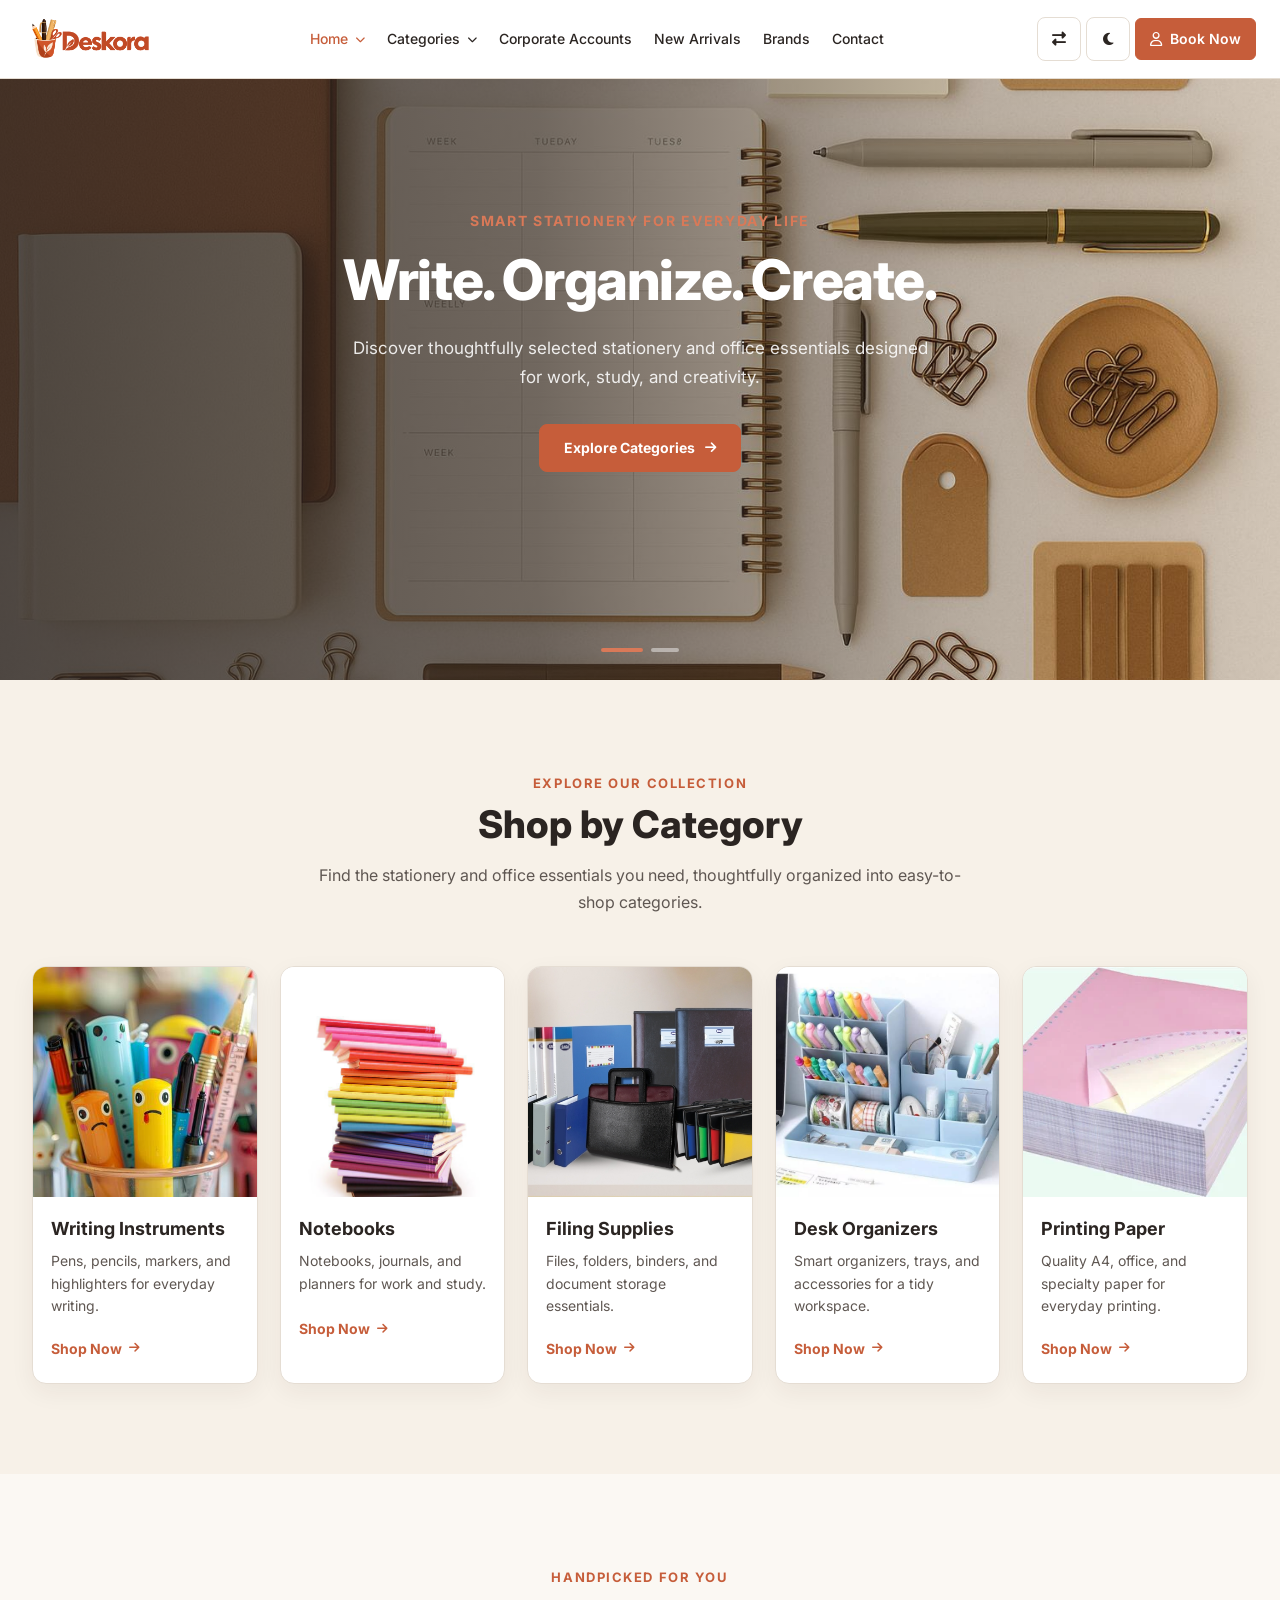
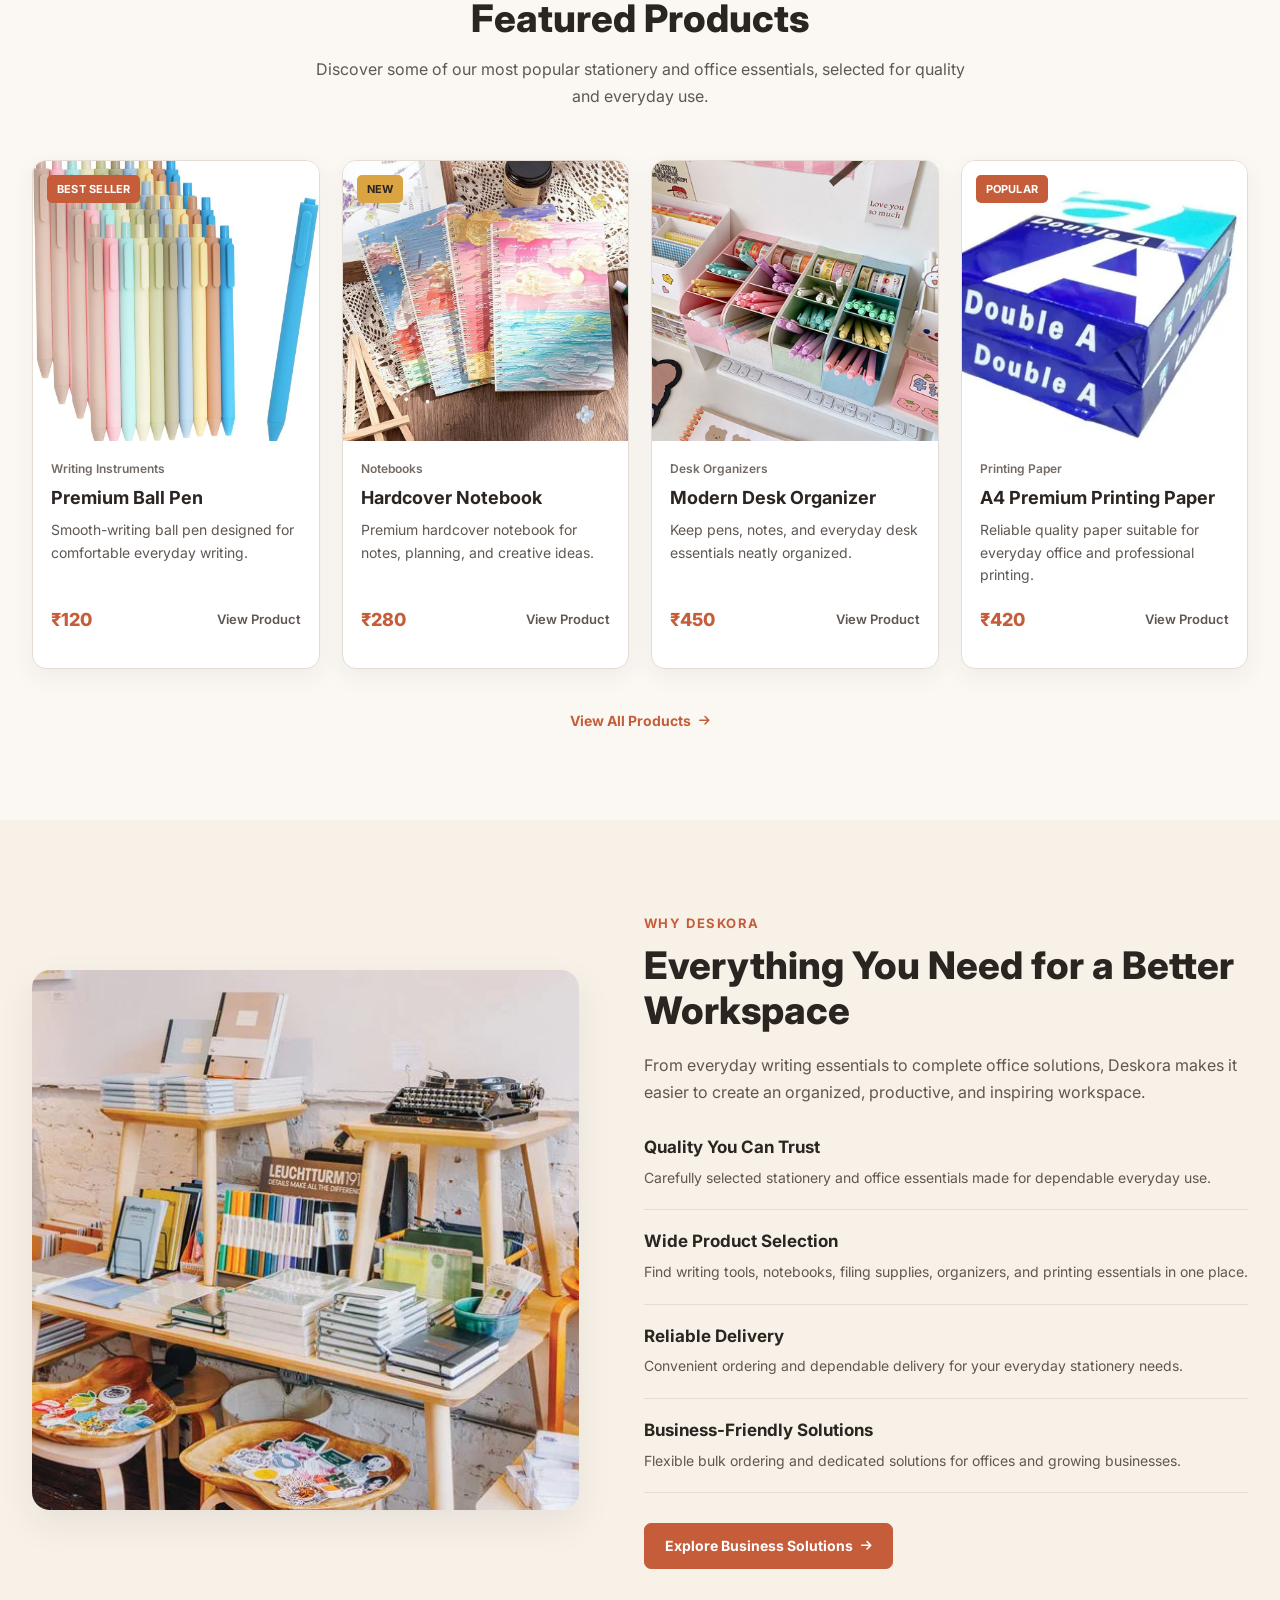
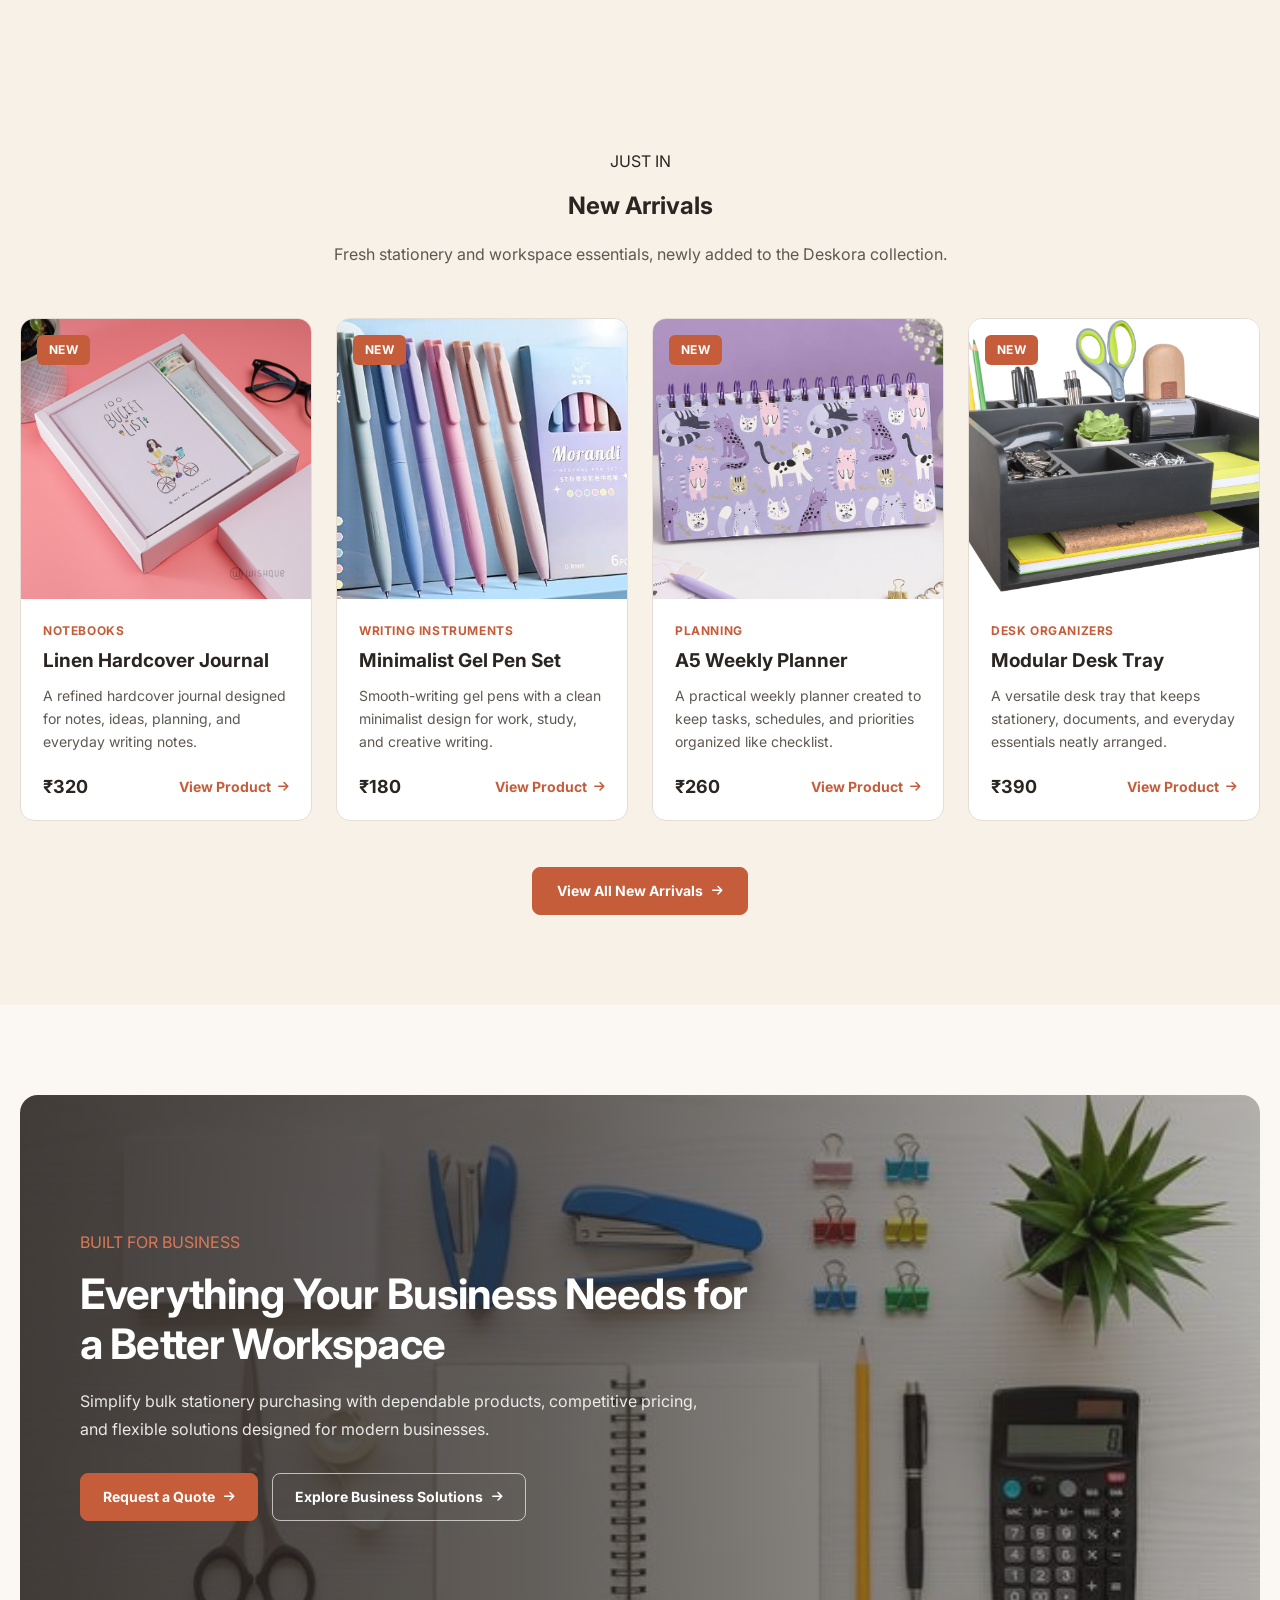
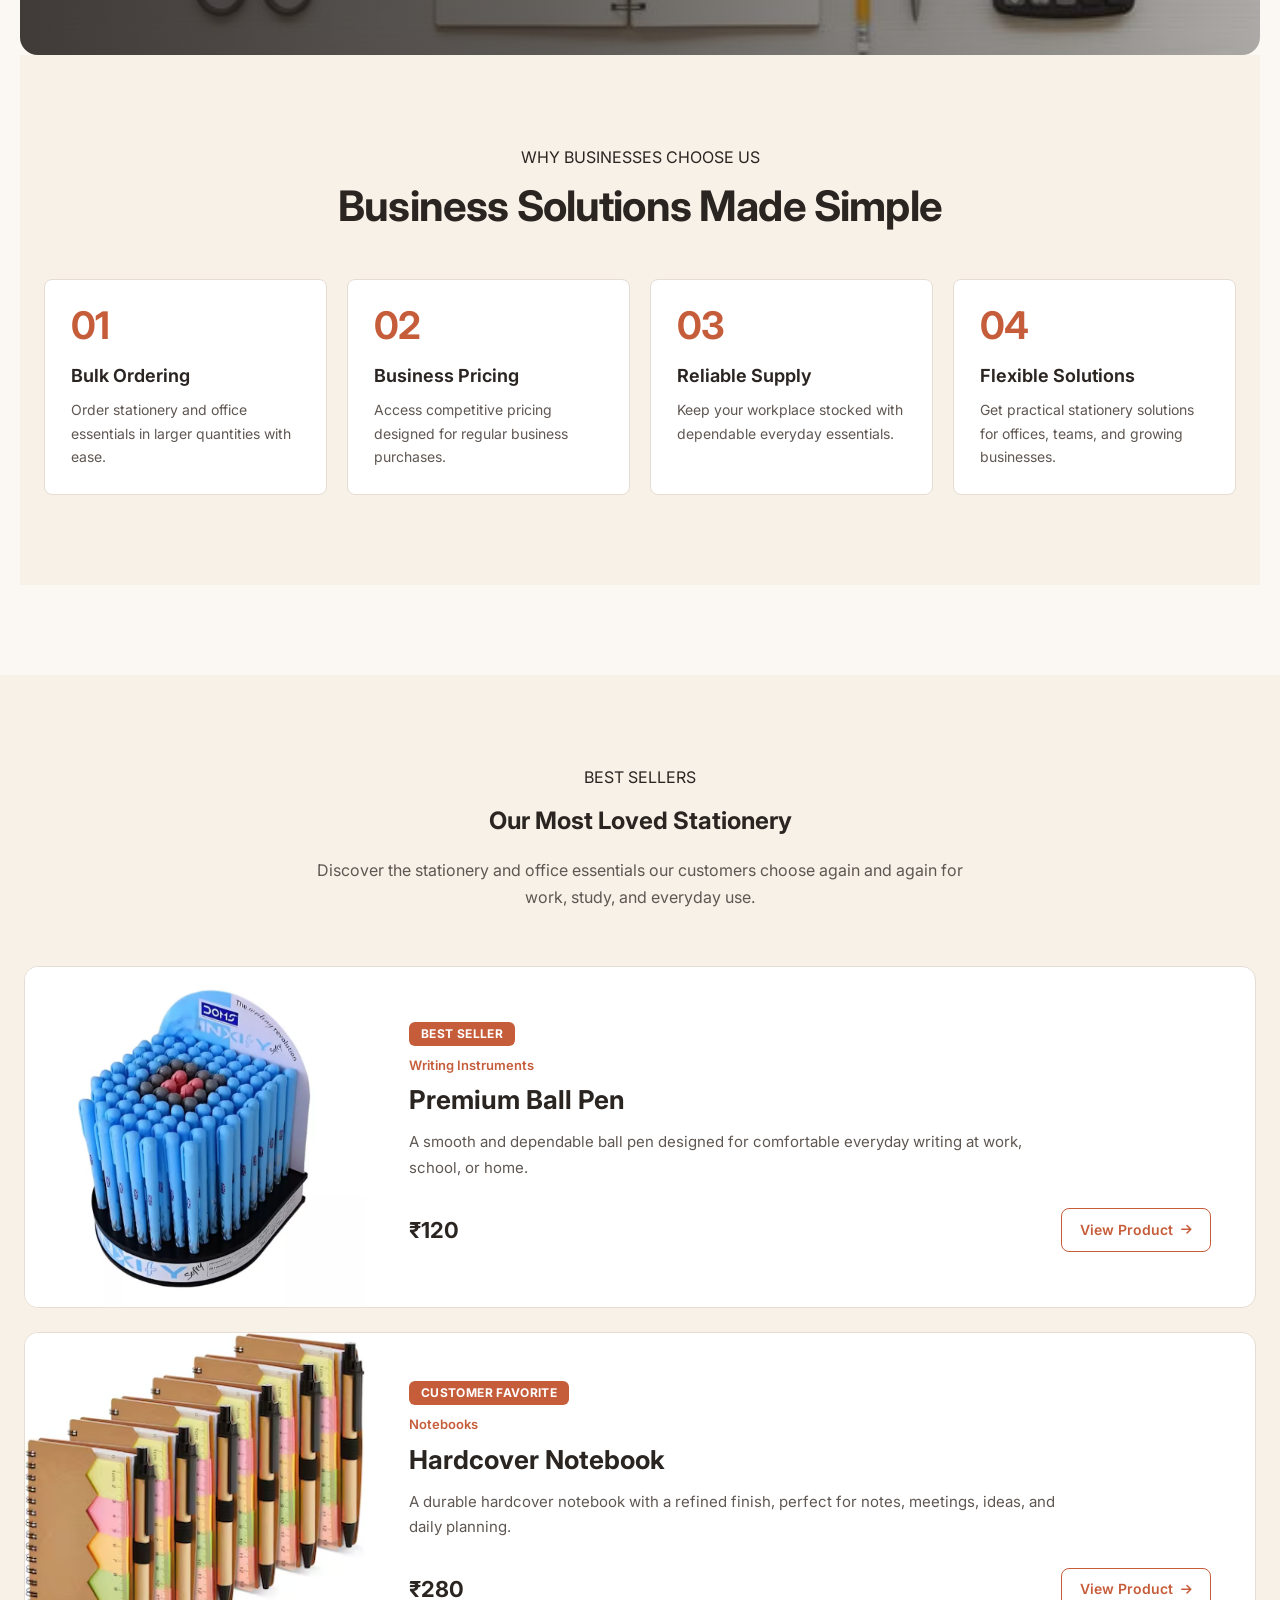
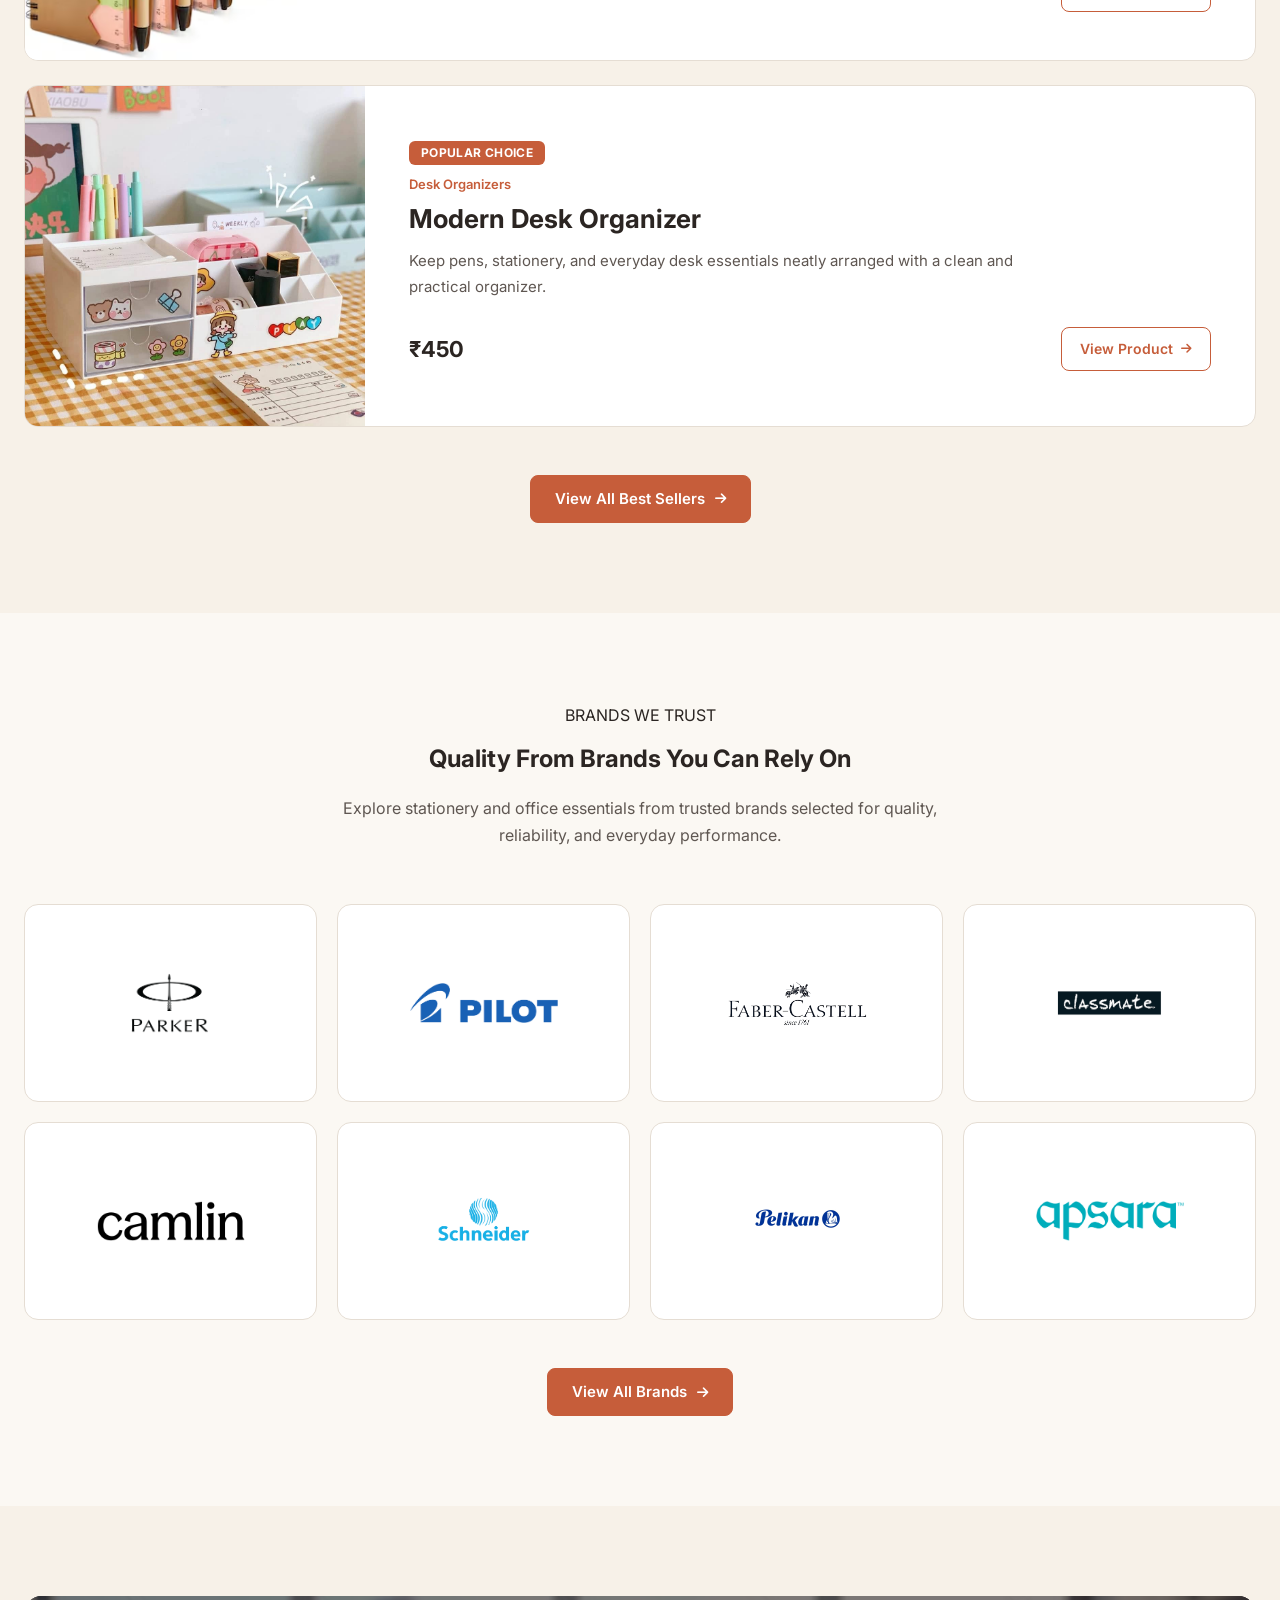
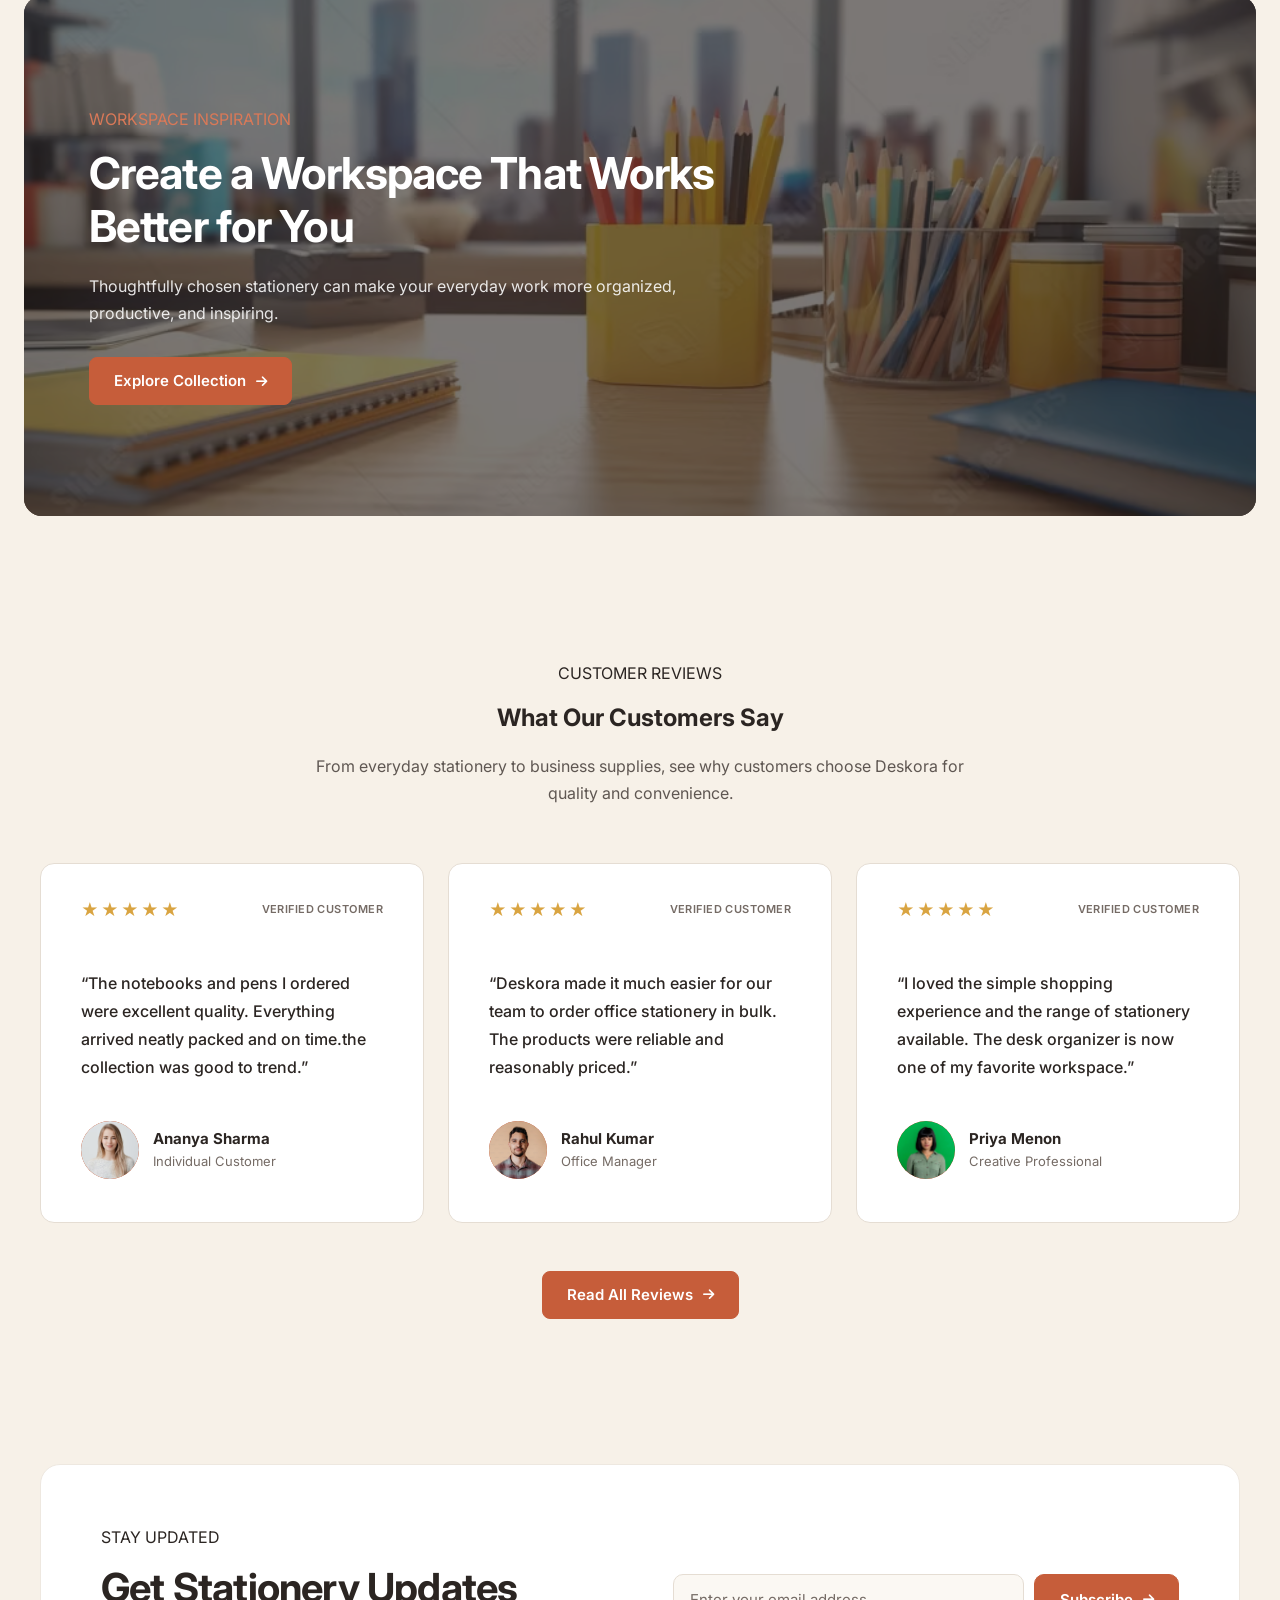
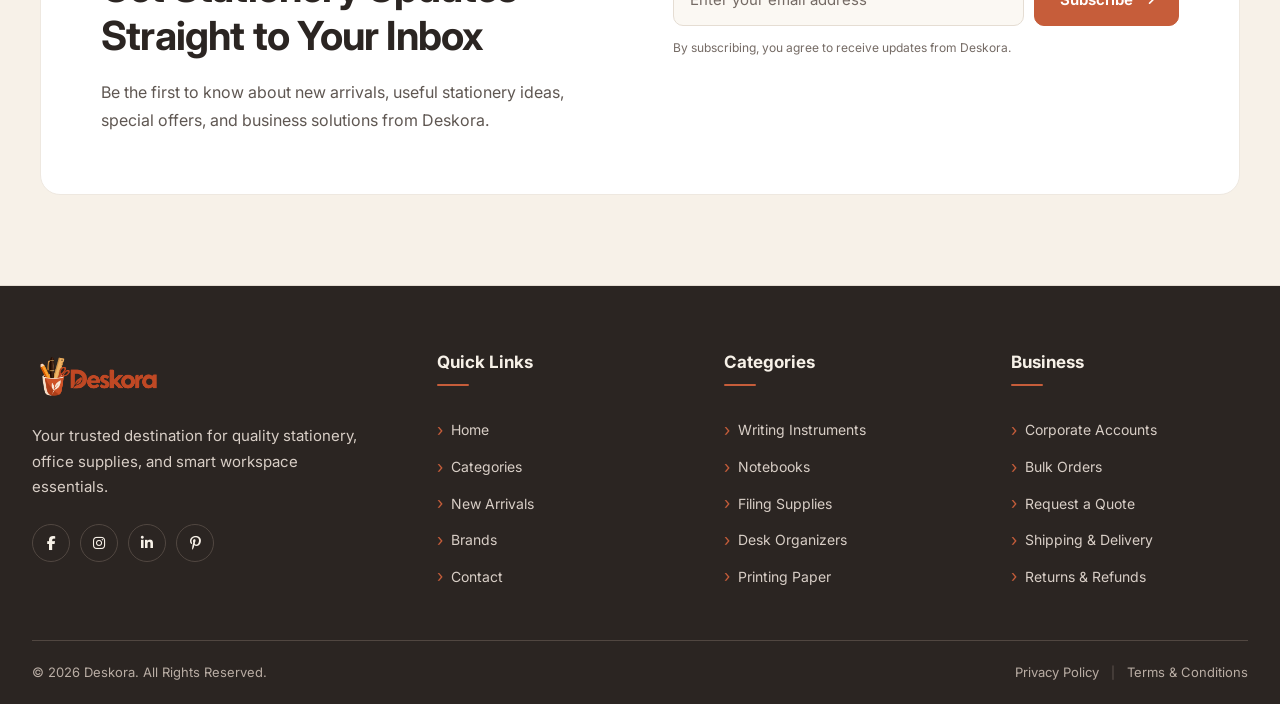
<file: index.html>
<!DOCTYPE html>
<html lang="en" dir="ltr">

<head>

    <!-- =====================================================
         BASIC META
    ====================================================== -->

    <meta charset="UTF-8">

    <meta
        name="viewport"
        content="width=device-width, initial-scale=1.0">

    <meta
        name="description"
        content="Modern stationery and office supplies store for personal and corporate needs.">

    <meta
        name="keywords"
        content="stationery, office supplies, notebooks, pens, paper, corporate supplies">

    <meta name="author" content="Stationery Store">


    <!-- =====================================================
         PAGE TITLE
    ====================================================== -->

    <title>Stationery Store | Office & Stationery Supplies</title>
    <!-- =========================================================
     FAVICON
========================================================= -->

<link
    rel="icon"
    type="image/png"
    href="images/logo.png"
>


    <!-- =====================================================
         GOOGLE FONT
         We will keep one font family consistent
         throughout the complete website.
    ====================================================== -->

    <link rel="preconnect" href="https://fonts.googleapis.com">

    <link rel="preconnect"
          href="https://fonts.gstatic.com"
          crossorigin>

    <link
        href="https://fonts.googleapis.com/css2?family=Inter:wght@400;500;600;700&display=swap"
        rel="stylesheet">


    <!-- =====================================================
         FONT AWESOME
         Used for header icons
    ====================================================== -->

    <link
        rel="stylesheet"
        href="https://cdnjs.cloudflare.com/ajax/libs/font-awesome/6.5.2/css/all.min.css">


    <!-- =====================================================
         MAIN CSS
         Part 2
    ====================================================== -->

    <link
        rel="stylesheet"
        href="css/style.css">


    <!-- =====================================================
         RESPONSIVE CSS
         Part 3
    ====================================================== -->

    <link
        rel="stylesheet"
        href="css/responsive.css">

</head>


<body>


    <!-- =====================================================
         HEADER
    ====================================================== -->

    <header class="site-header" id="siteHeader">

        <div class="header-container">


            <!-- =================================================
                 LOGO
            ================================================== -->

            <a
                href="index.html"
                class="site-logo"
                aria-label="Stationery Store Home">

                <img
                    src="images/logo.png"
                    alt="Stationery Store Logo">

            </a>


            <!-- =================================================
                 DESKTOP NAVIGATION
            ================================================== -->

            <nav
                class="main-navigation"
                id="mainNavigation"
                aria-label="Main Navigation">

                <ul class="nav-list">


                    <!-- =========================================
                         HOME
                    ========================================== -->

                    <li class="nav-item nav-item-dropdown">

                        <button
                            type="button"
                            class="nav-link dropdown-toggle active"
                            aria-expanded="false"
                            aria-haspopup="true">

                            <span>Home</span>

                            <i
                                class="fa-solid fa-chevron-down"
                                aria-hidden="true">
                            </i>

                        </button>


                        <ul class="dropdown-menu">

                            <li>

                                <a
                                    href="index.html"
                                    class="dropdown-link active">

                                    Home 1

                                </a>

                            </li>


                            <li>

                                <a
                                    href="home-2.html"
                                    class="dropdown-link">

                                    Home 2

                                </a>

                            </li>

                        </ul>

                    </li>


                    <!-- =========================================
                         CATEGORIES
                    ========================================== -->

                    <li class="nav-item nav-item-dropdown">

                        <button
                            type="button"
                            class="nav-link dropdown-toggle"
                            aria-expanded="false"
                            aria-haspopup="true">

                            <span>Categories</span>

                            <i
                                class="fa-solid fa-chevron-down"
                                aria-hidden="true">
                            </i>

                        </button>


                        <ul class="dropdown-menu">


                            <li>

                                <a
                                    href="category-writing-instruments.html"
                                    class="dropdown-link">

                                    Writing Instruments

                                </a>

                            </li>


                            <li>

                                <a
                                    href="category-notebooks.html"
                                    class="dropdown-link">

                                    Notebooks

                                </a>

                            </li>


                            <li>

                                <a
                                    href="category-filing-supplies.html"
                                    class="dropdown-link">

                                    Filing Supplies

                                </a>

                            </li>


                            <li>

                                <a
                                    href="category-desk-organizers.html"
                                    class="dropdown-link">

                                    Desk Organizers

                                </a>

                            </li>


                            <li>

                                <a
                                    href="category-printing-paper.html"
                                    class="dropdown-link">

                                    Printing Paper

                                </a>

                            </li>

                        </ul>

                    </li>


                    <!-- =========================================
                         CORPORATE ACCOUNTS
                    ========================================== -->

                    <li class="nav-item">

                        <a
                            href="corporate-accounts.html"
                            class="nav-link">

                            Corporate Accounts

                        </a>

                    </li>


                    <!-- =========================================
                         NEW ARRIVALS
                    ========================================== -->

                    <li class="nav-item">

                        <a
                            href="new-arrivals.html"
                            class="nav-link">

                            New Arrivals

                        </a>

                    </li>


                    <!-- =========================================
                         BRANDS
                    ========================================== -->

                    <li class="nav-item">

                        <a
                            href="brands.html"
                            class="nav-link">

                            Brands

                        </a>

                    </li>


                    <!-- =========================================
                         CONTACT
                    ========================================== -->

                    <li class="nav-item">

                        <a
                            href="contact.html"
                            class="nav-link">

                            Contact

                        </a>

                    </li>

                </ul>

            </nav>


            <!-- =================================================
                 HEADER ACTIONS
            ================================================== -->

            <div class="header-actions">


                <!-- =============================================
                     RTL BUTTON
                ============================================== -->

                <button
                    type="button"
                    class="header-action-btn rtl-toggle-btn"
                    id="rtlToggleBtn"
                    aria-label="Switch RTL layout"
                    title="RTL">

                    <i
                        class="fa-solid fa-right-left"
                        aria-hidden="true">
                    </i>

                    

                </button>


                <!-- =============================================
                     DARK MODE BUTTON
                ============================================== -->

                <button
                    type="button"
                    class="header-action-btn theme-toggle-btn"
                    id="themeToggleBtn"
                    aria-label="Toggle dark mode"
                    title="Dark Mode">

                    <i
                        class="fa-solid fa-moon theme-icon theme-icon-dark"
                        aria-hidden="true">
                    </i>

                    <i
                        class="fa-solid fa-sun theme-icon theme-icon-light"
                        aria-hidden="true">
                    </i>

                    

                </button>


                <!-- =============================================
                     LOGIN BUTTON
                ============================================== -->

                <a
                    href="contact.html"
                    class="header-login-btn">

                    <i
                        class="fa-regular fa-user"
                        aria-hidden="true">
                    </i>

                    <span>
                        Book Now
                    </span>

                </a>

            </div>


            <!-- =================================================
                 HAMBURGER BUTTON
                 Mobile + iPad Mini + iPad Pro
            ================================================== -->

            <button
                type="button"
                class="menu-toggle"
                id="menuToggle"
                aria-label="Open navigation menu"
                aria-expanded="false"
                aria-controls="mobileMenu">

                <span class="menu-line"></span>
                <span class="menu-line"></span>
                <span class="menu-line"></span>

            </button>

        </div>


        <!-- =====================================================
             MOBILE / TABLET MENU
             All menus + buttons are inside hamburger
        ====================================================== -->

        <div
            class="mobile-menu"
            id="mobileMenu">

            <div class="mobile-menu-inner">


                <!-- =============================================
                     MOBILE NAVIGATION
                ============================================== -->

                <nav
                    class="mobile-navigation"
                    aria-label="Mobile Navigation">

                    <ul class="mobile-nav-list">


                        <!-- =====================================
                             HOME
                        ====================================== -->

                        <li class="mobile-nav-item mobile-dropdown">

                            <button
                                type="button"
                                class="mobile-nav-link mobile-dropdown-toggle active"
                                aria-expanded="false">

                                <span>Home</span>

                                <i
                                    class="fa-solid fa-chevron-down"
                                    aria-hidden="true">
                                </i>

                            </button>


                            <ul class="mobile-dropdown-menu">

                                <li>

                                    <a
                                        href="home-1.html"
                                        class="mobile-dropdown-link active">

                                        Home 1

                                    </a>

                                </li>


                                <li>

                                    <a
                                        href="home-2.html"
                                        class="mobile-dropdown-link">

                                        Home 2

                                    </a>

                                </li>

                            </ul>

                        </li>


                        <!-- =====================================
                             CATEGORIES
                        ====================================== -->

                        <li class="mobile-nav-item mobile-dropdown">

                            <button
                                type="button"
                                class="mobile-nav-link mobile-dropdown-toggle"
                                aria-expanded="false">

                                <span>Categories</span>

                                <i
                                    class="fa-solid fa-chevron-down"
                                    aria-hidden="true">
                                </i>

                            </button>


                            <ul class="mobile-dropdown-menu">

                                <li>

                                    <a
                                        href="category-writing-instruments.html"
                                        class="mobile-dropdown-link">

                                        Writing Instruments

                                    </a>

                                </li>


                                <li>

                                    <a
                                        href="category-notebooks.html"
                                        class="mobile-dropdown-link">

                                        Notebooks

                                    </a>

                                </li>


                                <li>

                                    <a
                                        href="category-filing-supplies.html"
                                        class="mobile-dropdown-link">

                                        Filing Supplies

                                    </a>

                                </li>


                                <li>

                                    <a
                                        href="category-desk-organizers.html"
                                        class="mobile-dropdown-link">

                                        Desk Organizers

                                    </a>

                                </li>


                                <li>

                                    <a
                                        href="category-printing-paper.html"
                                        class="mobile-dropdown-link">

                                        Printing Paper

                                    </a>

                                </li>

                            </ul>

                        </li>


                        <!-- =====================================
                             CORPORATE ACCOUNTS
                        ====================================== -->

                        <li class="mobile-nav-item">

                            <a
                                href="corporate-accounts.html"
                                class="mobile-nav-link">

                                Corporate Accounts

                            </a>

                        </li>


                        <!-- =====================================
                             NEW ARRIVALS
                        ====================================== -->

                        <li class="mobile-nav-item">

                            <a
                                href="new-arrivals.html"
                                class="mobile-nav-link">

                                New Arrivals

                            </a>

                        </li>


                        <!-- =====================================
                             BRANDS
                        ====================================== -->

                        <li class="mobile-nav-item">

                            <a
                                href="brands.html"
                                class="mobile-nav-link">

                                Brands

                            </a>

                        </li>


                        <!-- =====================================
                             CONTACT
                        ====================================== -->

                        <li class="mobile-nav-item">

                            <a
                                href="contact.html"
                                class="mobile-nav-link">

                                Contact

                            </a>

                        </li>

                    </ul>

                </nav>


                <!-- =============================================
                     MOBILE ACTIONS
                     RTL + DARK MODE + LOGIN
                ============================================== -->

                <div class="mobile-menu-actions">


                    <!-- RTL -->

                    <button
                        type="button"
                        class="mobile-action-btn rtl-toggle-btn"
                        id="mobileRtlToggleBtn">

                        <i
                            class="fa-solid fa-right-left"
                            aria-hidden="true">
                        </i>

                        <span>RTL</span>

                    </button>


                    <!-- DARK MODE -->

                    <button
                        type="button"
                        class="mobile-action-btn theme-toggle-btn"
                        id="mobileThemeToggleBtn">

                        <i
                            class="fa-solid fa-moon theme-icon theme-icon-dark"
                            aria-hidden="true">
                        </i>

                        <i
                            class="fa-solid fa-sun theme-icon theme-icon-light"
                            aria-hidden="true">
                        </i>

                        <span class="theme-text">
                            Dark Mode
                        </span>

                    </button>


                    <!-- LOGIN -->

                    <a
                        href="contact.html"
                        class="mobile-login-btn">

                        <i
                            class="fa-regular fa-user"
                            aria-hidden="true">
                        </i>

                        <span>
                            Book Now 
                        </span>

                    </a>

                </div>

            </div>

        </div>

    </header>


    <!-- =====================================================
         MAIN CONTENT STARTS HERE
         We will add sections later.
    ====================================================== -->

    <main id="mainContent">

        <!-- =========================================================
     DESKORA STATIONERY STORE
     HOME 1
     HERO SECTION
     PART 1 - HTML
========================================================= -->

<section class="hero-section" id="heroSection">

    <div class="hero-slider" id="heroSlider">

        <!-- =================================================
             SLIDE 1
        ================================================== -->
        <div class="hero-slide hero-slide-1 is-active">

            <div class="hero-overlay"></div>

            <div class="hero-container">

                <div class="hero-content">

                    <span class="hero-eyebrow">
                        SMART STATIONERY FOR EVERYDAY LIFE
                    </span>

                    <h1 class="hero-title">
                        Write. Organize. Create.
                    </h1>

                    <p class="hero-description">
                        Discover thoughtfully selected stationery
                        and office essentials designed for work,
                        study, and creativity.
                    </p>

                    <div class="hero-actions">

                        <a
                            href="categories.html"
                            class="hero-primary-btn"
                        >
                            Explore Categories
                            <i class="fas fa-arrow-right"></i>
                        </a>

                    </div>

                </div>

            </div>

        </div>


        <!-- =================================================
             SLIDE 2
        ================================================== -->
        <div class="hero-slide hero-slide-2">

            <div class="hero-overlay"></div>

            <div class="hero-container">

                <div class="hero-content">

                    <span class="hero-eyebrow">
                        BUILT FOR BUSINESS
                    </span>

                    <h2 class="hero-title">
                        Better Stationery for Better Workspaces
                    </h2>

                    <p class="hero-description">
                        Quality office essentials, bulk ordering,
                        and flexible solutions for growing businesses.
                    </p>

                    <div class="hero-actions">

                        <a
                            href="corporate-accounts.html"
                            class="hero-primary-btn"
                        >
                            Explore Corporate Solutions
                            <i class="fas fa-arrow-right"></i>
                        </a>

                    </div>

                </div>

            </div>

        </div>

    </div>


    <!-- =================================================
         SLIDE INDICATORS
    ================================================== -->

    <div class="hero-indicators" aria-label="Hero slides">

        <button
            type="button"
            class="hero-indicator is-active"
            data-slide="0"
            aria-label="Go to slide 1"
            aria-current="true"
        ></button>

        <button
            type="button"
            class="hero-indicator"
            data-slide="1"
            aria-label="Go to slide 2"
        ></button>

    </div>

</section>
<!-- =========================================================
     HOME 1
     SECTION 2: SHOP BY CATEGORY
     PART 1 - HTML
========================================================= -->

<section class="shop-category-section" id="shopCategorySection">

    <div class="shop-category-container">

        <!-- Section Header -->
        <div class="section-heading shop-category-heading">

            <span class="section-eyebrow">
                EXPLORE OUR COLLECTION
            </span>

            <h2 class="section-title">
                Shop by Category
            </h2>

            <p class="section-description">
                Find the stationery and office essentials you need,
                thoughtfully organized into easy-to-shop categories.
            </p>

        </div>


        <!-- Category Grid -->
        <div class="shop-category-grid">


            <!-- Category 1 -->
            <article class="category-card">

                <a href="category-writing-instruments.html"
                   class="category-image-link"
                   aria-label="Shop Writing Instruments">

                    <div class="category-image-wrapper">
                        <img
                            src="images/category-writing-instruments.jpg"
                            alt="Writing instruments including pens and pencils"
                            class="category-image"
                            loading="lazy"
                        >
                    </div>

                </a>

                <div class="category-content">

                    <h3 class="category-title">
                        Writing Instruments
                    </h3>

                    <p class="category-description">
                        Pens, pencils, markers, and highlighters
                        for everyday writing.
                    </p>

                    <a href="category-writing-instruments.html"
                       class="category-link">
                        Shop Now
                        <i class="fas fa-arrow-right" aria-hidden="true"></i>
                    </a>

                </div>

            </article>


            <!-- Category 2 -->
            <article class="category-card">

                <a href="category-notebooks.html"
                   class="category-image-link"
                   aria-label="Shop Notebooks">

                    <div class="category-image-wrapper">
                        <img
                            src="images/category-notebooks.jpg"
                            alt="Notebooks and journals"
                            class="category-image"
                            loading="lazy"
                        >
                    </div>

                </a>

                <div class="category-content">

                    <h3 class="category-title">
                        Notebooks
                    </h3>

                    <p class="category-description">
                        Notebooks, journals, and planners
                        for work and study.
                    </p>

                    <a href="category-notebooks.html"
                       class="category-link">
                        Shop Now
                        <i class="fas fa-arrow-right" aria-hidden="true"></i>
                    </a>

                </div>

            </article>


            <!-- Category 3 -->
            <article class="category-card">

                <a href="category-filing-supplies.html"
                   class="category-image-link"
                   aria-label="Shop Filing Supplies">

                    <div class="category-image-wrapper">
                        <img
                            src="images/category-filing-supplies.jpg"
                            alt="Filing supplies including folders and binders"
                            class="category-image"
                            loading="lazy"
                        >
                    </div>

                </a>

                <div class="category-content">

                    <h3 class="category-title">
                        Filing Supplies
                    </h3>

                    <p class="category-description">
                        Files, folders, binders, and document
                        storage essentials.
                    </p>

                    <a href="category-filing-supplies.html"
                       class="category-link">
                        Shop Now
                        <i class="fas fa-arrow-right" aria-hidden="true"></i>
                    </a>

                </div>

            </article>


            <!-- Category 4 -->
            <article class="category-card">

                <a href="category-desk-organizers.html"
                   class="category-image-link"
                   aria-label="Shop Desk Organizers">

                    <div class="category-image-wrapper">
                        <img
                            src="images/category-desk-organizers.jpg"
                            alt="Desk organizers with stationery"
                            class="category-image"
                            loading="lazy"
                        >
                    </div>

                </a>

                <div class="category-content">

                    <h3 class="category-title">
                        Desk Organizers
                    </h3>

                    <p class="category-description">
                        Smart organizers, trays, and accessories
                        for a tidy workspace.
                    </p>

                    <a href="category-desk-organizers.html"
                       class="category-link">
                        Shop Now
                        <i class="fas fa-arrow-right" aria-hidden="true"></i>
                    </a>

                </div>

            </article>


            <!-- Category 5 -->
            <article class="category-card">

                <a href="category-printing-paper.html"
                   class="category-image-link"
                   aria-label="Shop Printing Paper">

                    <div class="category-image-wrapper">
                        <img
                            src="images/category-printing-paper.jpg"
                            alt="Printing paper for office use"
                            class="category-image"
                            loading="lazy"
                        >
                    </div>

                </a>

                <div class="category-content">

                    <h3 class="category-title">
                        Printing Paper
                    </h3>

                    <p class="category-description">
                        Quality A4, office, and specialty paper
                        for everyday printing.
                    </p>

                    <a href="category-printing-paper.html"
                       class="category-link">
                        Shop Now
                        <i class="fas fa-arrow-right" aria-hidden="true"></i>
                    </a>

                </div>

            </article>


        </div>

    </div>

</section>
<!-- =========================================================
     HOME 1
     SECTION 3: FEATURED PRODUCTS
     PART 1 - HTML
========================================================= -->

<section class="featured-products-section" id="featuredProductsSection">

    <div class="featured-products-container">

        <!-- Section Header -->
        <div class="section-heading featured-products-heading">

            <span class="section-eyebrow">
                HANDPICKED FOR YOU
            </span>

            <h2 class="section-title">
                Featured Products
            </h2>

            <p class="section-description">
                Discover some of our most popular stationery and
                office essentials, selected for quality and everyday use.
            </p>

        </div>


        <!-- Product Grid -->
        <div class="featured-products-grid">


            <!-- Product 1 -->
            <article class="product-card">

                <div class="product-image-wrapper">

                    <span class="product-badge">
                        Best Seller
                    </span>

                    <a href="product-premium-ball-pen.html"
                       class="product-image-link"
                       aria-label="View Premium Ball Pen">

                        <img
                            src="images/product-premium-ball-pen.jpg"
                            alt="Premium ball pen"
                            class="product-image"
                            loading="lazy"
                        >

                    </a>

                </div>

                <div class="product-content">

                    <span class="product-category">
                        Writing Instruments
                    </span>

                    <h3 class="product-title">
                        Premium Ball Pen
                    </h3>

                    <p class="product-description">
                        Smooth-writing ball pen designed for
                        comfortable everyday writing.
                    </p>

                    <div class="product-bottom">

                        <span class="product-price">
                            ₹120
                        </span>

                        <a href="#"
                           class="product-view-link">
                            View Product
                        </a>

                    </div>

                    <a href="#"
                       class="product-primary-btn">
                        Add to Cart
                    </a>

                </div>

            </article>


            <!-- Product 2 -->
            <article class="product-card">

                <div class="product-image-wrapper">

                    <span class="product-badge product-badge-new">
                        New
                    </span>

                    <a href="product-hardcover-notebook.html"
                       class="product-image-link"
                       aria-label="View Hardcover Notebook">

                        <img
                            src="images/product-hardcover-notebook.jpg"
                            alt="Hardcover notebook"
                            class="product-image"
                            loading="lazy"
                        >

                    </a>

                </div>

                <div class="product-content">

                    <span class="product-category">
                        Notebooks
                    </span>

                    <h3 class="product-title">
                        Hardcover Notebook
                    </h3>

                    <p class="product-description">
                        Premium hardcover notebook for notes,
                        planning, and creative ideas.
                    </p>

                    <div class="product-bottom">

                        <span class="product-price">
                            ₹280
                        </span>

                        <a href="#"
                           class="product-view-link">
                            View Product
                        </a>

                    </div>

                    <a href="#"
                       class="product-primary-btn">
                        Add to Cart
                    </a>

                </div>

            </article>


            <!-- Product 3 -->
            <article class="product-card">

                <div class="product-image-wrapper">

                    <a href="product-desk-organizer.html"
                       class="product-image-link"
                       aria-label="View Desk Organizer">

                        <img
                            src="images/product-desk-organizer.jpg"
                            alt="Modern desk organizer"
                            class="product-image"
                            loading="lazy"
                        >

                    </a>

                </div>

                <div class="product-content">

                    <span class="product-category">
                        Desk Organizers
                    </span>

                    <h3 class="product-title">
                        Modern Desk Organizer
                    </h3>

                    <p class="product-description">
                        Keep pens, notes, and everyday desk
                        essentials neatly organized.
                    </p>

                    <div class="product-bottom">

                        <span class="product-price">
                            ₹450
                        </span>

                        <a href="#"
                           class="product-view-link">
                            View Product
                        </a>

                    </div>

                    <a href="#"
                       class="product-primary-btn">
                        Add to Cart
                    </a>

                </div>

            </article>


            <!-- Product 4 -->
            <article class="product-card">

                <div class="product-image-wrapper">

                    <span class="product-badge">
                        Popular
                    </span>

                    <a href="product-a4-printing-paper.html"
                       class="product-image-link"
                       aria-label="View A4 Premium Printing Paper">

                        <img
                            src="images/product-a4-printing-paper.jpg"
                            alt="A4 premium printing paper"
                            class="product-image"
                            loading="lazy"
                        >

                    </a>

                </div>

                <div class="product-content">

                    <span class="product-category">
                        Printing Paper
                    </span>

                    <h3 class="product-title">
                        A4 Premium Printing Paper
                    </h3>

                    <p class="product-description">
                        Reliable quality paper suitable for
                        everyday office and professional printing.
                    </p>

                    <div class="product-bottom">

                        <span class="product-price">
                            ₹420
                        </span>

                        <a href="#"
                           class="product-view-link">
                            View Product
                        </a>

                    </div>

                    <a href="#"
                       class="product-primary-btn">
                        Add to Cart
                    </a>

                </div>

            </article>


        </div>


        <!-- View All Products -->
        <div class="featured-products-footer">

            <a href="#"
               class="featured-products-view-all">
                View All Products
                <i class="fas fa-arrow-right" aria-hidden="true"></i>
            </a>

        </div>

    </div>

</section>
<!-- =========================================================
     HOME 1
     SECTION 4: WHY CHOOSE DESKORA
     PART 1 - HTML
========================================================= -->

<section class="why-choose-section" id="whyChooseSection">

    <div class="why-choose-container">

        <div class="why-choose-grid">

            <!-- Left: Image -->
            <div class="why-choose-image-column">

                <div class="why-choose-image-wrapper">

                    <img
                        src="images/why-choose-deskora.jpg"
                        alt="Organized workspace with quality stationery and office supplies"
                        class="why-choose-image"
                        loading="lazy"
                    >

                </div>

            </div>


            <!-- Right: Content -->
            <div class="why-choose-content">

                <span class="section-eyebrow">
                    WHY DESKORA
                </span>

                <h2 class="section-title">
                    Everything You Need for a Better Workspace
                </h2>

                <p class="why-choose-intro">
                    From everyday writing essentials to complete office
                    solutions, Deskora makes it easier to create an
                    organized, productive, and inspiring workspace.
                </p>


                <!-- Benefit 1 -->
                <div class="why-choose-item">

                    <div class="why-choose-item-content">

                        <h3 class="why-choose-item-title">
                            Quality You Can Trust
                        </h3>

                        <p class="why-choose-item-description">
                            Carefully selected stationery and office
                            essentials made for dependable everyday use.
                        </p>

                    </div>

                </div>


                <!-- Benefit 2 -->
                <div class="why-choose-item">

                    <div class="why-choose-item-content">

                        <h3 class="why-choose-item-title">
                            Wide Product Selection
                        </h3>

                        <p class="why-choose-item-description">
                            Find writing tools, notebooks, filing supplies,
                            organizers, and printing essentials in one place.
                        </p>

                    </div>

                </div>


                <!-- Benefit 3 -->
                <div class="why-choose-item">

                    <div class="why-choose-item-content">

                        <h3 class="why-choose-item-title">
                            Reliable Delivery
                        </h3>

                        <p class="why-choose-item-description">
                            Convenient ordering and dependable delivery
                            for your everyday stationery needs.
                        </p>

                    </div>

                </div>


                <!-- Benefit 4 -->
                <div class="why-choose-item">

                    <div class="why-choose-item-content">

                        <h3 class="why-choose-item-title">
                            Business-Friendly Solutions
                        </h3>

                        <p class="why-choose-item-description">
                            Flexible bulk ordering and dedicated solutions
                            for offices and growing businesses.
                        </p>

                    </div>

                </div>


                <!-- CTA -->
                <div class="why-choose-action">

                    <a href="corporate-accounts.html"
                       class="why-choose-btn">
                        Explore Business Solutions
                        <i class="fas fa-arrow-right" aria-hidden="true"></i>
                    </a>

                </div>

            </div>

        </div>

    </div>

</section>
<!-- =========================================================
     NEW ARRIVALS
     SECTION 5: NEW ARRIVALS
     PART 1 - HTML
========================================================= -->

<section class="new-arrivals-section" id="newArrivalsSection">

    <div class="new-arrivals-container">

        <!-- Section Header -->
        <div class="new-arrivals-header">

            <span class="section-eyebrow">
                JUST IN
            </span>

            <h2 class="section-title">
                New Arrivals
            </h2>

            <p class="new-arrivals-intro">
                Fresh stationery and workspace essentials, newly added
                to the Deskora collection.
            </p>

        </div>


        <!-- New Arrivals Products -->
        <div class="new-arrivals-grid">


            <!-- Product 1 -->
            <article class="new-arrival-card">

                <div class="new-arrival-image-wrapper">

                    <span class="new-arrival-badge">
                        New
                    </span>

                    <img
                        src="images/new-arrival-linen-journal.jpg"
                        alt="Linen hardcover journal"
                        class="new-arrival-image"
                        loading="lazy"
                    >

                </div>

                <div class="new-arrival-content">

                    <span class="new-arrival-category">
                        Notebooks
                    </span>

                    <h3 class="new-arrival-title">
                        Linen Hardcover Journal
                    </h3>

                    <p class="new-arrival-description">
                        A refined hardcover journal designed for notes,
                        ideas, planning, and everyday writing notes.
                    </p>

                    <div class="new-arrival-bottom">

                        <span class="new-arrival-price">
                            ₹320
                        </span>

                        <a
                            href="#"
                            class="new-arrival-link"
                        >
                            View Product
                            <i
                                class="fas fa-arrow-right"
                                aria-hidden="true"
                            ></i>
                        </a>

                    </div>

                </div>

            </article>


            <!-- Product 2 -->
            <article class="new-arrival-card">

                <div class="new-arrival-image-wrapper">

                    <span class="new-arrival-badge">
                        New
                    </span>

                    <img
                        src="images/new-arrival-gel-pen-set.jpg"
                        alt="Minimalist gel pen set"
                        class="new-arrival-image"
                        loading="lazy"
                    >

                </div>

                <div class="new-arrival-content">

                    <span class="new-arrival-category">
                        Writing Instruments
                    </span>

                    <h3 class="new-arrival-title">
                        Minimalist Gel Pen Set
                    </h3>

                    <p class="new-arrival-description">
                        Smooth-writing gel pens with a clean minimalist
                        design for work, study, and creative writing.
                    </p>

                    <div class="new-arrival-bottom">

                        <span class="new-arrival-price">
                            ₹180
                        </span>

                        <a
                            href="#"
                            class="new-arrival-link"
                        >
                            View Product
                            <i
                                class="fas fa-arrow-right"
                                aria-hidden="true"
                            ></i>
                        </a>

                    </div>

                </div>

            </article>


            <!-- Product 3 -->
            <article class="new-arrival-card">

                <div class="new-arrival-image-wrapper">

                    <span class="new-arrival-badge">
                        New
                    </span>

                    <img
                        src="images/new-arrival-weekly-planner.jpg"
                        alt="A5 weekly planner"
                        class="new-arrival-image"
                        loading="lazy"
                    >

                </div>

                <div class="new-arrival-content">

                    <span class="new-arrival-category">
                        Planning
                    </span>

                    <h3 class="new-arrival-title">
                        A5 Weekly Planner
                    </h3>

                    <p class="new-arrival-description">
                        A practical weekly planner created to keep
                        tasks, schedules, and priorities organized like checklist.
                    </p>

                    <div class="new-arrival-bottom">

                        <span class="new-arrival-price">
                            ₹260
                        </span>

                        <a
                            href="#"
                            class="new-arrival-link"
                        >
                            View Product
                            <i
                                class="fas fa-arrow-right"
                                aria-hidden="true"
                            ></i>
                        </a>

                    </div>

                </div>

            </article>


            <!-- Product 4 -->
            <article class="new-arrival-card">

                <div class="new-arrival-image-wrapper">

                    <span class="new-arrival-badge">
                        New
                    </span>

                    <img
                        src="images/new-arrival-desk-tray.jpg"
                        alt="Modular desk tray organizer"
                        class="new-arrival-image"
                        loading="lazy"
                    >

                </div>

                <div class="new-arrival-content">

                    <span class="new-arrival-category">
                        Desk Organizers
                    </span>

                    <h3 class="new-arrival-title">
                        Modular Desk Tray
                    </h3>

                    <p class="new-arrival-description">
                        A versatile desk tray that keeps stationery,
                        documents, and everyday essentials neatly arranged.
                    </p>

                    <div class="new-arrival-bottom">

                        <span class="new-arrival-price">
                            ₹390
                        </span>

                        <a
                            href="#"
                            class="new-arrival-link"
                        >
                            View Product
                            <i
                                class="fas fa-arrow-right"
                                aria-hidden="true"
                            ></i>

                        </a>

                    </div>

                </div>

            </article>

        </div>


        <!-- Section Action -->
        <div class="new-arrivals-action">

            <a
                href="new-arrivals.html"
                class="new-arrivals-btn"
            >
                View All New Arrivals

                <i
                    class="fas fa-arrow-right"
                    aria-hidden="true"
                ></i>

            </a>

        </div>

    </div>

</section>
<!-- =========================================================
     CORPORATE ACCOUNTS
     SECTION 6: CORPORATE BUSINESS SOLUTIONS
     PART 1 - HTML
========================================================= -->

<section
    class="corporate-accounts-section"
    id="corporateAccountsSection"
>

    <div class="corporate-accounts-container">


        <!-- =================================================
             BUSINESS PROMOTIONAL BANNER
        ================================================== -->

        <div class="corporate-accounts-banner">

            <img
                src="images/corporate-business-workspace.jpg"
                alt="Professional office workspace with stationery and office supplies"
                class="corporate-accounts-banner-image"
                loading="lazy"
            >

            <div class="corporate-accounts-overlay"></div>


            <div class="corporate-accounts-hero-content">

                <span class="section-eyebrow">
                    BUILT FOR BUSINESS
                </span>

                <h2 class="corporate-accounts-title">
                    Everything Your Business Needs
                    for a Better Workspace
                </h2>

                <p class="corporate-accounts-description">
                    Simplify bulk stationery purchasing with dependable
                    products, competitive pricing, and flexible solutions
                    designed for modern businesses.
                </p>


                <!-- Business Actions -->

                <div class="corporate-accounts-actions">

                    <a
                        href="#"
                        class="corporate-primary-btn"
                    >
                        Request a Quote

                        <i
                            class="fas fa-arrow-right"
                            aria-hidden="true"
                        ></i>
                    </a>

                    <a
                        href="corporate-accounts.html"
                        class="corporate-secondary-btn"
                    >
                        Explore Business Solutions

                        <i
                            class="fas fa-arrow-right"
                            aria-hidden="true"
                        ></i>
                    </a>

                </div>

            </div>

        </div>


        <!-- =================================================
             BUSINESS BENEFITS
        ================================================== -->

        <div class="corporate-benefits-section">

            <div class="corporate-benefits-header">

                <span class="section-eyebrow">
                    WHY BUSINESSES CHOOSE US
                </span>

                <h3 class="corporate-benefits-title">
                    Business Solutions Made Simple
                </h3>

            </div>


            <div class="corporate-benefits-grid">


                <!-- Benefit 1 -->

                <article class="corporate-benefit-card">

                    <span class="corporate-benefit-number">
                        01
                    </span>

                    <h4 class="corporate-benefit-title">
                        Bulk Ordering
                    </h4>

                    <p class="corporate-benefit-description">
                        Order stationery and office essentials
                        in larger quantities with ease.
                    </p>

                </article>


                <!-- Benefit 2 -->

                <article class="corporate-benefit-card">

                    <span class="corporate-benefit-number">
                        02
                    </span>

                    <h4 class="corporate-benefit-title">
                        Business Pricing
                    </h4>

                    <p class="corporate-benefit-description">
                        Access competitive pricing designed
                        for regular business purchases.
                    </p>

                </article>


                <!-- Benefit 3 -->

                <article class="corporate-benefit-card">

                    <span class="corporate-benefit-number">
                        03
                    </span>

                    <h4 class="corporate-benefit-title">
                        Reliable Supply
                    </h4>

                    <p class="corporate-benefit-description">
                        Keep your workplace stocked with
                        dependable everyday essentials.
                    </p>

                </article>


                <!-- Benefit 4 -->

                <article class="corporate-benefit-card">

                    <span class="corporate-benefit-number">
                        04
                    </span>

                    <h4 class="corporate-benefit-title">
                        Flexible Solutions
                    </h4>

                    <p class="corporate-benefit-description">
                        Get practical stationery solutions
                        for offices, teams, and growing businesses.
                    </p>

                </article>

            </div>

        </div>

    </div>

</section>
<!-- =========================================================
     BEST SELLERS
     SECTION 7 - PART 1 : HTML
========================================================= -->

<section class="best-sellers-section" id="bestSellersSection">

    <div class="best-sellers-container">

        <!-- Section Header -->
        <div class="best-sellers-header">

            <span class="section-eyebrow">
                BEST SELLERS
            </span>

            <h2 class="section-title">
                Our Most Loved Stationery
            </h2>

            <p class="best-sellers-intro">
                Discover the stationery and office essentials our customers
                choose again and again for work, study, and everyday use.
            </p>

        </div>


        <!-- Best Sellers List -->
        <div class="best-sellers-list">


            <!-- Best Seller 01 -->
            <article class="best-seller-card">

                <div class="best-seller-image-wrapper">

                    <img
                        src="images/best-seller-premium-ball-pen.jpg"
                        alt="Premium ball pen"
                        class="best-seller-image"
                        loading="lazy"
                    >

                </div>


                <div class="best-seller-content">

                    <span class="best-seller-label">
                        Best Seller
                    </span>

                    <span class="best-seller-category">
                        Writing Instruments
                    </span>

                    <h3 class="best-seller-title">
                        Premium Ball Pen
                    </h3>

                    <p class="best-seller-description">
                        A smooth and dependable ball pen designed for
                        comfortable everyday writing at work, school, or home.
                    </p>

                    <div class="best-seller-footer">

                        <span class="best-seller-price">
                            ₹120
                        </span>

                        <a
                            href="#"
                            class="best-seller-link"
                        >
                            View Product
                            <i
                                class="fas fa-arrow-right"
                                aria-hidden="true"
                            ></i>
                        </a>

                    </div>

                </div>

            </article>


            <!-- Best Seller 02 -->
            <article class="best-seller-card">

                <div class="best-seller-image-wrapper">

                    <img
                        src="images/best-seller-hardcover-notebook.jpg"
                        alt="Hardcover notebook"
                        class="best-seller-image"
                        loading="lazy"
                    >

                </div>


                <div class="best-seller-content">

                    <span class="best-seller-label">
                        Customer Favorite
                    </span>

                    <span class="best-seller-category">
                        Notebooks
                    </span>

                    <h3 class="best-seller-title">
                        Hardcover Notebook
                    </h3>

                    <p class="best-seller-description">
                        A durable hardcover notebook with a refined finish,
                        perfect for notes, meetings, ideas, and daily planning.
                    </p>

                    <div class="best-seller-footer">

                        <span class="best-seller-price">
                            ₹280
                        </span>

                        <a
                            href="#"
                            class="best-seller-link"
                        >
                            View Product
                            <i
                                class="fas fa-arrow-right"
                                aria-hidden="true"
                            ></i>
                        </a>

                    </div>

                </div>

            </article>


            <!-- Best Seller 03 -->
            <article class="best-seller-card">

                <div class="best-seller-image-wrapper">

                    <img
                        src="images/best-seller-desk-organizer.jpg"
                        alt="Modern desk organizer"
                        class="best-seller-image"
                        loading="lazy"
                    >

                </div>


                <div class="best-seller-content">

                    <span class="best-seller-label">
                        Popular Choice
                    </span>

                    <span class="best-seller-category">
                        Desk Organizers
                    </span>

                    <h3 class="best-seller-title">
                        Modern Desk Organizer
                    </h3>

                    <p class="best-seller-description">
                        Keep pens, stationery, and everyday desk essentials
                        neatly arranged with a clean and practical organizer.
                    </p>

                    <div class="best-seller-footer">

                        <span class="best-seller-price">
                            ₹450
                        </span>

                        <a
                            href="#"
                            class="best-seller-link"
                        >
                            View Product
                            <i
                                class="fas fa-arrow-right"
                                aria-hidden="true"
                            ></i>
                        </a>

                    </div>

                </div>

            </article>


        </div>


        <!-- Section Action -->
        <div class="best-sellers-action">

            <a
                href="#"
                class="best-sellers-btn"
            >
                View All Best Sellers
                <i
                    class="fas fa-arrow-right"
                    aria-hidden="true"
                ></i>
            </a>

        </div>

    </div>

</section>
<!-- =========================================================
     BRANDS
     SECTION 8 - PART 1 : HTML
========================================================= -->

<section class="brands-section" id="brandsSection">

    <div class="brands-container">

        <!-- Section Header -->
        <div class="brands-header">

            <span class="section-eyebrow">
                BRANDS WE TRUST
            </span>

            <h2 class="section-title">
                Quality From Brands You Can Rely On
            </h2>

            <p class="brands-intro">
                Explore stationery and office essentials from trusted brands
                selected for quality, reliability, and everyday performance.
            </p>

        </div>


        <!-- Brands Grid -->
        <div class="brands-grid">

            <!-- Brand 01 -->
            <a
                href="brands.html"
                class="brand-card"
                aria-label="Explore Parker products"
            >
                <div class="brand-image-wrapper">
                    <img
                        src="images/brand-parker.jpg"
                        alt="Parker"
                        class="brand-image"
                        loading="lazy"
                    >
                </div>
            </a>


            <!-- Brand 02 -->
            <a
                href="brands.html"
                class="brand-card"
                aria-label="Explore Pilot products"
            >
                <div class="brand-image-wrapper">
                    <img
                        src="images/brand-pilot.png"
                        alt="Pilot"
                        class="brand-image"
                        loading="lazy"
                    >
                </div>
            </a>


            <!-- Brand 03 -->
            <a
                href="brands.html"
                class="brand-card"
                aria-label="Explore Faber-Castell products"
            >
                <div class="brand-image-wrapper">
                    <img
                        src="images/brand-faber-castell.png"
                        alt="Faber-Castell"
                        class="brand-image"
                        loading="lazy"
                    >
                </div>
            </a>


            <!-- Brand 04 -->
            <a
                href="brands.html"
                class="brand-card"
                aria-label="Explore Classmate products"
            >
                <div class="brand-image-wrapper">
                    <img
                        src="images/brand-classmate.png"
                        alt="Classmate"
                        class="brand-image"
                        loading="lazy"
                    >
                </div>
            </a>


            <!-- Brand 05 -->
            <a
                href="brands.html"
                class="brand-card"
                aria-label="Explore Camlin products"
            >
                <div class="brand-image-wrapper">
                    <img
                        src="images/brand-camlin.png"
                        alt="Camlin"
                        class="brand-image"
                        loading="lazy"
                    >
                </div>
            </a>


            <!-- Brand 06 -->
            <a
                href="brands.html"
                class="brand-card"
                aria-label="Explore Schneider products"
            >
                <div class="brand-image-wrapper">
                    <img
                        src="images/brand-schneider.png"
                        alt="Schneider"
                        class="brand-image"
                        loading="lazy"
                    >
                </div>
            </a>


            <!-- Brand 07 -->
            <a
                href="brands.html"
                class="brand-card"
                aria-label="Explore Classic products"
            >
                <div class="brand-image-wrapper">
                    <img
                        src="images/brand-classic.png"
                        alt="Classic"
                        class="brand-image"
                        loading="lazy"
                    >
                </div>
            </a>


            <!-- Brand 08 -->
            <a
                href="brands.html"
                class="brand-card"
                aria-label="Explore Apsara products"
            >
                <div class="brand-image-wrapper">
                    <img
                        src="images/brand-apsara.jpg"
                        alt="Apsara"
                        class="brand-image"
                        loading="lazy"
                    >
                </div>
            </a>

        </div>


        <!-- Section Action -->
        <div class="brands-action">

            <a
                href="brands.html"
                class="brands-btn"
            >
                View All Brands
                <i
                    class="fas fa-arrow-right"
                    aria-hidden="true"
                ></i>
            </a>

        </div>

    </div>

</section>
<!-- =========================================================
     WORKSPACE INSPIRATION
     SECTION 9 - PART 1 : HTML
========================================================= -->

<section class="workspace-inspiration-section" id="workspaceInspirationSection">

    <div class="workspace-inspiration-container">

        <div class="workspace-inspiration-banner">

            <!-- Background Image -->
            <img
                src="images/workspace-inspiration.jpg"
                alt="Modern organized workspace with stationery and office essentials"
                class="workspace-inspiration-image"
                loading="lazy"
            >

            <!-- Dark Overlay -->
            <div class="workspace-inspiration-overlay"></div>


            <!-- Content -->
            <div class="workspace-inspiration-content">

                <span class="section-eyebrow">
                    WORKSPACE INSPIRATION
                </span>

                <h2 class="workspace-inspiration-title">
                    Create a Workspace That Works Better for You
                </h2>

                <p class="workspace-inspiration-description">
                    Thoughtfully chosen stationery can make your everyday
                    work more organized, productive, and inspiring.
                </p>

                <div class="workspace-inspiration-action">

                    <a
                        href="categories.html"
                        class="workspace-inspiration-btn"
                    >
                        Explore Collection
                        <i
                            class="fas fa-arrow-right"
                            aria-hidden="true"
                        ></i>
                    </a>

                </div>

            </div>

        </div>

    </div>

</section>
<!-- =========================================================
     CUSTOMER REVIEWS
     SECTION 10 - PART 1 : HTML
========================================================= -->

<section class="customer-reviews-section" id="customerReviewsSection">

    <div class="customer-reviews-container">

        <!-- Section Header -->
        <div class="customer-reviews-header">

            <span class="section-eyebrow">
                CUSTOMER REVIEWS
            </span>

            <h2 class="section-title">
                What Our Customers Say
            </h2>

            <p class="customer-reviews-intro">
                From everyday stationery to business supplies, see why
                customers choose Deskora for quality and convenience.
            </p>

        </div>


        <!-- Reviews Grid -->
        <div class="customer-reviews-grid">


            <!-- Review 01 -->
            <article class="customer-review-card">

                <div class="customer-review-top">

                    <div class="customer-review-rating"
                         aria-label="5 out of 5 stars">
                        <span>★★★★★</span>
                    </div>

                    <span class="customer-review-label">
                        Verified Customer
                    </span>

                </div>


                <blockquote class="customer-review-text">
                    “The notebooks and pens I ordered were excellent quality.
                    Everything arrived neatly packed and on time.the collection was good to trend.”
                </blockquote>


                <div class="customer-review-customer">

                    <div class="customer-review-avatar">
    <img
        src="images/customer-ananya.jpg"
        alt="Ananya Sharma"
        class="customer-review-avatar-image"
    >
</div>

                    <div class="customer-review-customer-info">

                        <h3 class="customer-review-name">
                            Ananya Sharma
                        </h3>

                        <p class="customer-review-role">
                            Individual Customer
                        </p>

                    </div>

                </div>

            </article>


            <!-- Review 02 -->
            <article class="customer-review-card">

                <div class="customer-review-top">

                    <div class="customer-review-rating"
                         aria-label="5 out of 5 stars">
                        <span>★★★★★</span>
                    </div>

                    <span class="customer-review-label">
                        Verified Customer
                    </span>

                </div>


                <blockquote class="customer-review-text">
                    “Deskora made it much easier for our team to order office
                    stationery in bulk. The products were reliable and
                    reasonably priced.”
                </blockquote>


                <div class="customer-review-customer">

                    <div class="customer-review-avatar">
    <img
        src="images/customer-rahul.jpg"
        alt="Rahul Kumar"
        class="customer-review-avatar-image"
    >
</div>

                    <div class="customer-review-customer-info">

                        <h3 class="customer-review-name">
                            Rahul Kumar
                        </h3>

                        <p class="customer-review-role">
                            Office Manager
                        </p>

                    </div>

                </div>

            </article>


            <!-- Review 03 -->
            <article class="customer-review-card">

                <div class="customer-review-top">

                    <div class="customer-review-rating"
                         aria-label="5 out of 5 stars">
                        <span>★★★★★</span>
                    </div>

                    <span class="customer-review-label">
                        Verified Customer
                    </span>

                </div>


                <blockquote class="customer-review-text">
                    “I loved the simple shopping experience and the range of
                    stationery available. The desk organizer is now one of my
                    favorite workspace.”
                </blockquote>


                <div class="customer-review-customer">

                    <div class="customer-review-avatar">
    <img
        src="images/customer-priya.jpg"
        alt="Priya Menon"
        class="customer-review-avatar-image"
    >
</div>

                    <div class="customer-review-customer-info">

                        <h3 class="customer-review-name">
                            Priya Menon
                        </h3>

                        <p class="customer-review-role">
                            Creative Professional
                        </p>

                    </div>

                </div>

            </article>


        </div>


        <!-- Section Action -->
        <div class="customer-reviews-action">

            <a
                href="reviews.html"
                class="customer-reviews-btn"
            >
                Read All Reviews
                <i
                    class="fas fa-arrow-right"
                    aria-hidden="true"
                ></i>
            </a>

        </div>

    </div>

</section>
<!-- =========================================================
     NEWSLETTER
     SECTION 11: STAY UPDATED
     PART 1 - HTML
========================================================= -->

<section class="newsletter-section" id="newsletterSection">

    <div class="newsletter-container">

        <div class="newsletter-content">

            <span class="section-eyebrow">
                STAY UPDATED
            </span>

            <h2 class="newsletter-title">
                Get Stationery Updates Straight to Your Inbox
            </h2>

            <p class="newsletter-description">
                Be the first to know about new arrivals, useful stationery ideas,
                special offers, and business solutions from Deskora.
            </p>

        </div>

        <div class="newsletter-form-wrapper">

            <form
                class="newsletter-form"
                id="newsletterForm"
                action="#"
                method="post"
            >

                <div class="newsletter-input-wrapper">

                    <label
                        for="newsletterEmail"
                        class="sr-only"
                    >
                        Email Address
                    </label>

                    <input
                        type="email"
                        id="newsletterEmail"
                        name="email"
                        class="newsletter-input"
                        placeholder="Enter your email address"
                        autocomplete="email"
                        required
                    >

                </div>

                <button
                    type="submit"
                    class="newsletter-btn"
                >
                    Subscribe
                    <i
                        class="fas fa-arrow-right"
                        aria-hidden="true"
                    ></i>
                </button>

            </form>

            <p class="newsletter-note">
                By subscribing, you agree to receive updates from Deskora.
            </p>

            <p
                class="newsletter-message"
                id="newsletterMessage"
                aria-live="polite"
            ></p>

        </div>

    </div>

</section>
    </main>


    <!-- =====================================================
         FOOTER
         Will be added later.
    ====================================================== -->
<!-- =========================================================
     DESKORA STATIONERY STORE
     FOOTER
     PART 1 - HTML
========================================================= -->

<footer class="site-footer" id="siteFooter">

    <div class="footer-container">

        <!-- =========================
             FOOTER MAIN
        ========================== -->
        <div class="footer-main">

            <!-- BRAND -->
            <div class="footer-column footer-brand">

                <a href="index.html" class="footer-logo">
                    <img
                        src="images/logo.png"
                        alt="Deskora Stationery Store"
                    >
                </a>

                <p class="footer-description">
                    Your trusted destination for quality stationery,
                    office supplies, and smart workspace essentials.
                </p>

                <div class="footer-socials">

                    <a
                        href="#"
                        class="footer-social-link"
                        aria-label="Facebook"
                    >
                        <i class="fab fa-facebook-f"></i>
                    </a>

                    <a
                        href="#"
                        class="footer-social-link"
                        aria-label="Instagram"
                    >
                        <i class="fab fa-instagram"></i>
                    </a>

                    <a
                        href="#"
                        class="footer-social-link"
                        aria-label="LinkedIn"
                    >
                        <i class="fab fa-linkedin-in"></i>
                    </a>

                    <a
                        href="#"
                        class="footer-social-link"
                        aria-label="Pinterest"
                    >
                        <i class="fab fa-pinterest-p"></i>
                    </a>

                </div>

            </div>


            <!-- QUICK LINKS -->
            <div class="footer-column">

                <h3 class="footer-title">
                    Quick Links
                </h3>

                <ul class="footer-links">

                    <li>
                        <a href="index.html">
                            Home
                        </a>
                    </li>

                    <li>
                        <a href="categories.html">
                            Categories
                        </a>
                    </li>

                    <li>
                        <a href="new-arrivals.html">
                            New Arrivals
                        </a>
                    </li>

                    <li>
                        <a href="brands.html">
                            Brands
                        </a>
                    </li>

                    <li>
                        <a href="contact.html">
                            Contact
                        </a>
                    </li>

                </ul>

            </div>


            <!-- CATEGORIES -->
            <div class="footer-column">

                <h3 class="footer-title">
                    Categories
                </h3>

                <ul class="footer-links">

                    <li>
                        <a href="category-writing-instruments.html">
                            Writing Instruments
                        </a>
                    </li>

                    <li>
                        <a href="category-notebooks.html">
                            Notebooks
                        </a>
                    </li>

                    <li>
                        <a href="category-filing-supplies.html">
                            Filing Supplies
                        </a>
                    </li>

                    <li>
                        <a href="category-desk-organizers.html">
                            Desk Organizers
                        </a>
                    </li>

                    <li>
                        <a href="category-printing-paper.html">
                            Printing Paper
                        </a>
                    </li>

                </ul>

            </div>


            <!-- BUSINESS -->
            <div class="footer-column">

                <h3 class="footer-title">
                    Business
                </h3>

                <ul class="footer-links">

                    <li>
                        <a href="corporate-accounts.html">
                            Corporate Accounts
                        </a>
                    </li>

                    <li>
                        <a href="bulk-orders.html">
                            Bulk Orders
                        </a>
                    </li>

                    <li>
                        <a href="request-quote.html">
                            Request a Quote
                        </a>
                    </li>

                    <li>
                        <a href="shipping.html">
                            Shipping &amp; Delivery
                        </a>
                    </li>

                    <li>
                        <a href="returns.html">
                            Returns &amp; Refunds
                        </a>
                    </li>

                </ul>

            </div>

        </div>


        <!-- =========================
             FOOTER BOTTOM
        ========================== -->
        <div class="footer-bottom">

            <p class="footer-copyright">
                &copy; 2026 Deskora. All Rights Reserved.
            </p>

            <div class="footer-legal-links">

                <a href="privacy-policy.html">
                    Privacy Policy
                </a>

                <span class="footer-divider">
                    |
                </span>

                <a href="terms-conditions.html">
                    Terms &amp; Conditions
                </a>

            </div>

        </div>

    </div>

</footer>

    <!-- =====================================================
         JAVASCRIPT
         Separate JS file
    ====================================================== -->
<!-- SCROLL TO TOP -->
<button
    type="button"
    class="scroll-top-btn"
    id="scrollTopBtn"
    aria-label="Scroll to top"
>
    <i class="fas fa-arrow-up" aria-hidden="true"></i>
</button>
    <script src="js/script.js"></script>

</body>

</html>
</file>
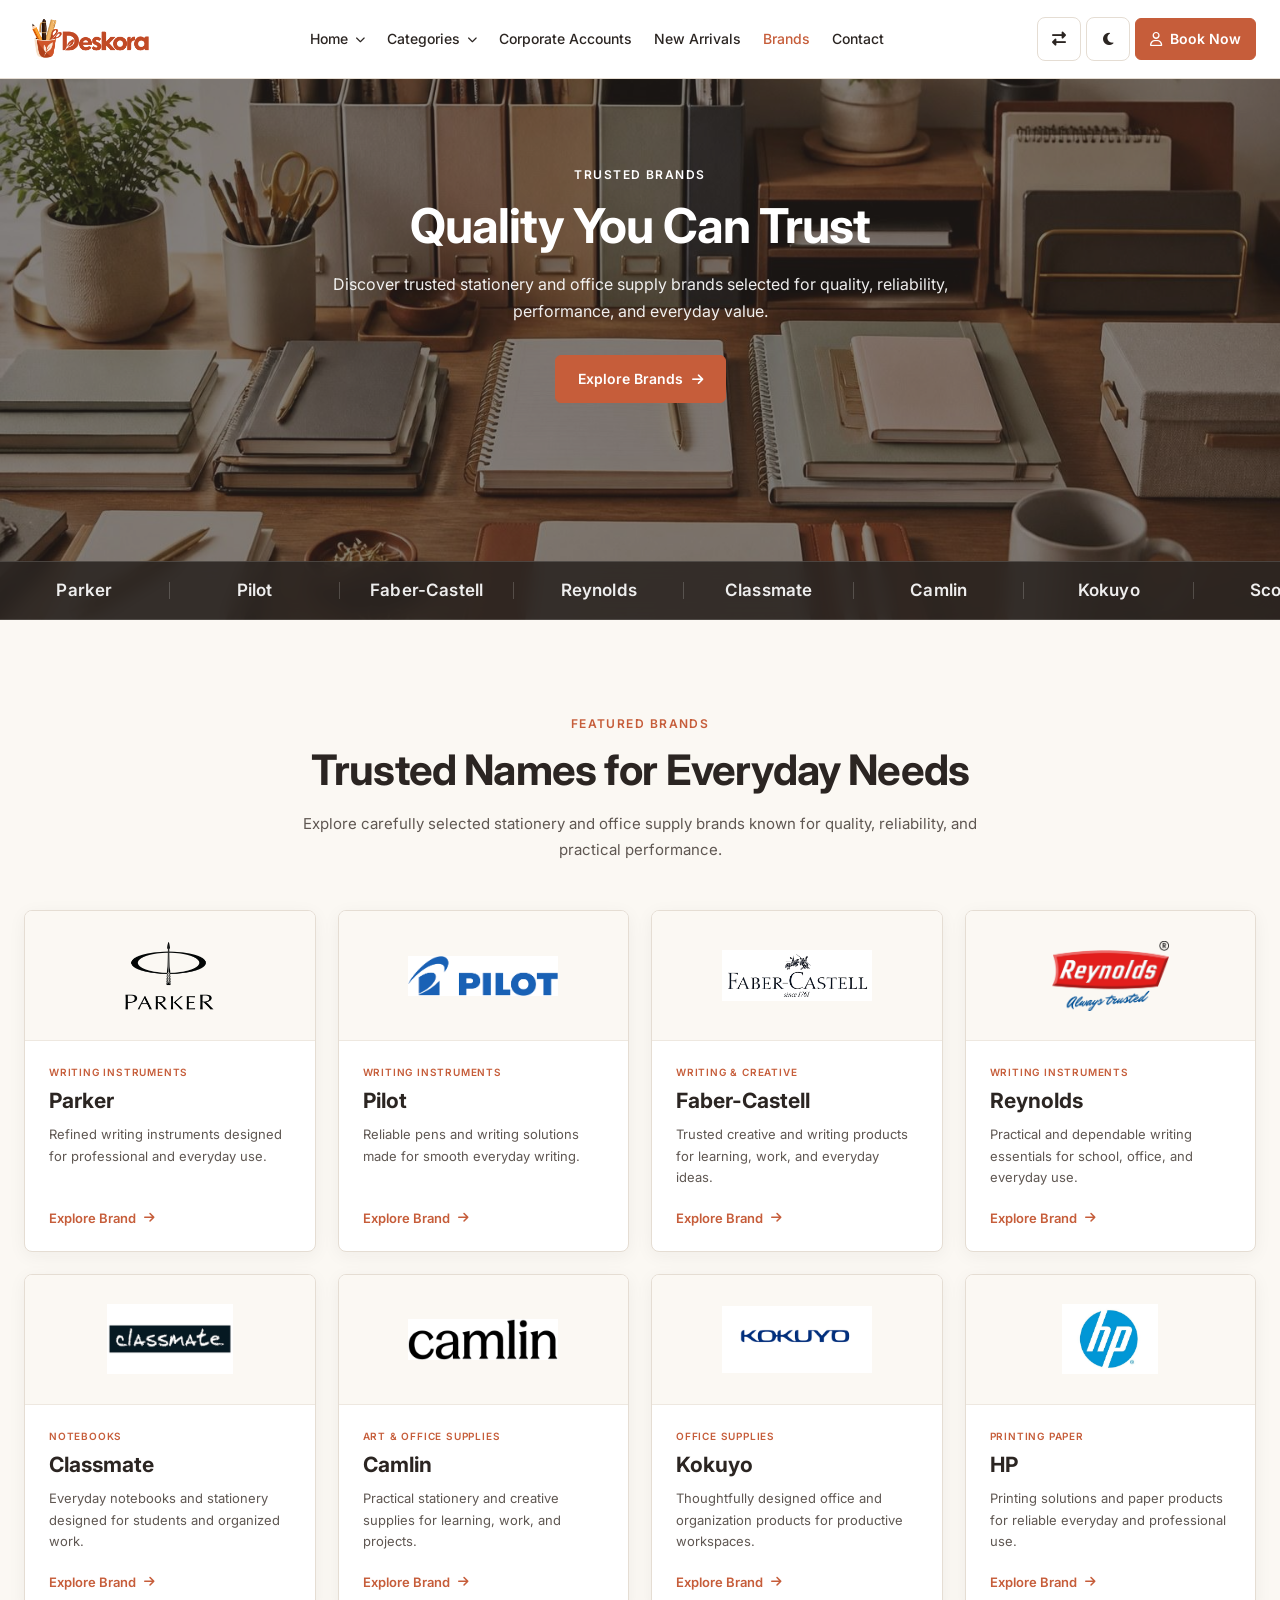
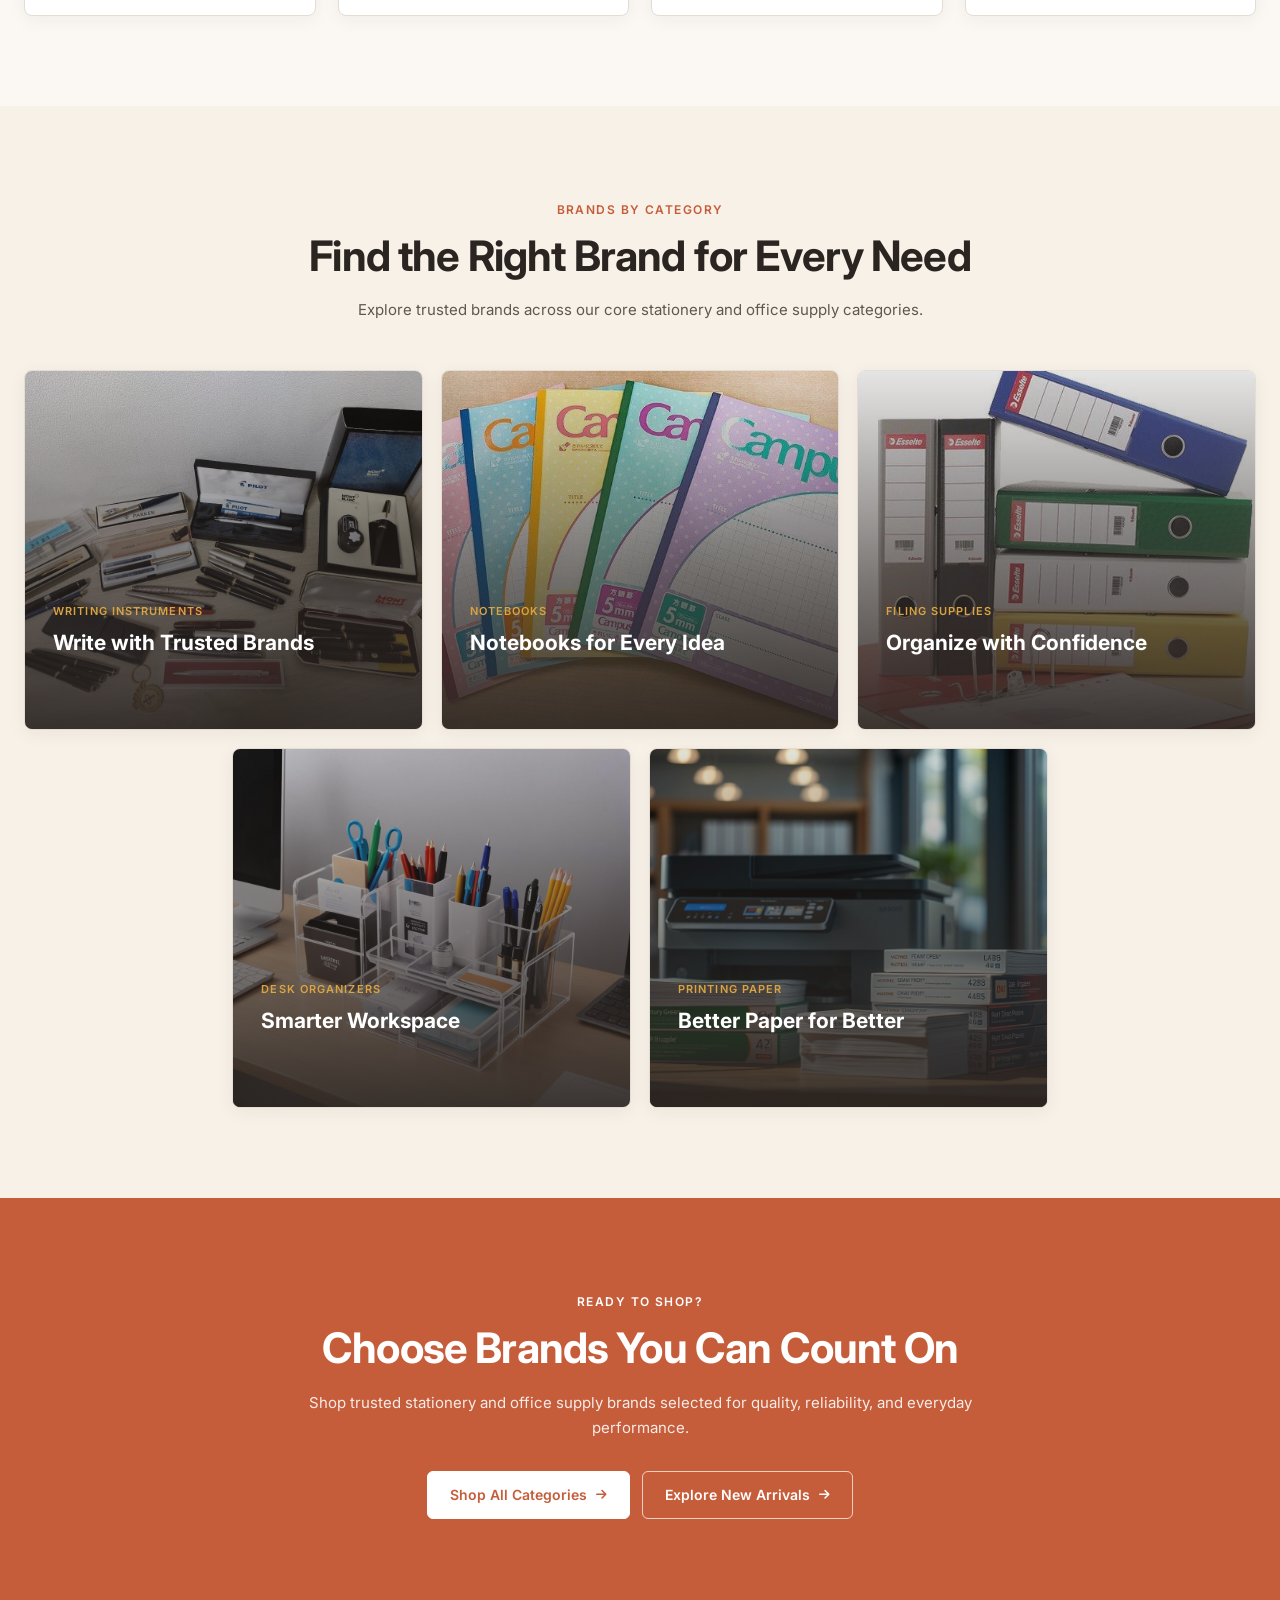
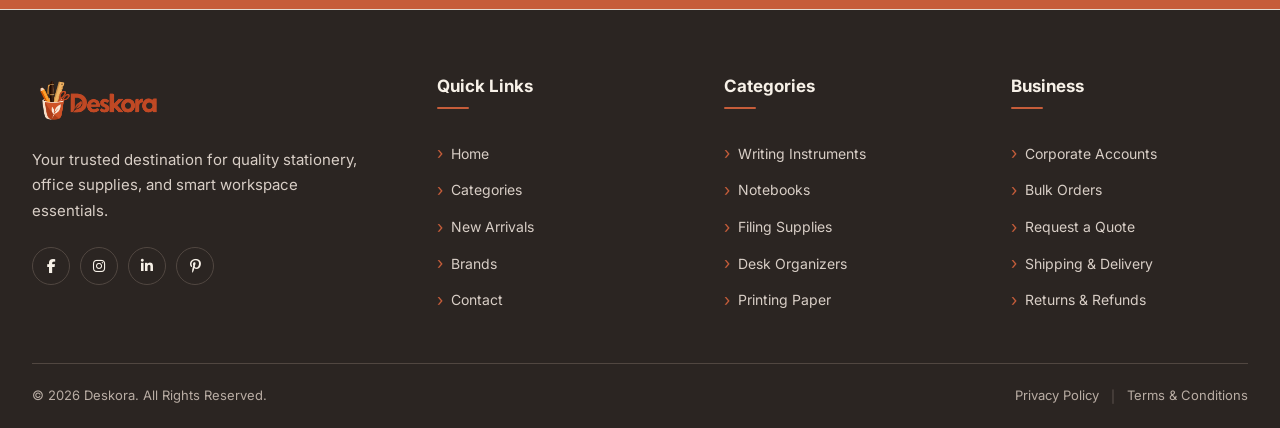
<file: brands.html>
<!DOCTYPE html>
<html lang="en" dir="ltr">

<head>

    <!-- =====================================================
         BASIC META
    ====================================================== -->

    <meta charset="UTF-8">

    <meta
        name="viewport"
        content="width=device-width, initial-scale=1.0">

    <meta
        name="description"
        content="Modern stationery and office supplies store for personal and corporate needs.">

    <meta
        name="keywords"
        content="stationery, office supplies, notebooks, pens, paper, corporate supplies">

    <meta name="author" content="Stationery Store">


    <!-- =====================================================
         PAGE TITLE
    ====================================================== -->

    <title>Stationery Store | Office & Stationery Supplies</title>
    <!-- =========================================================
     FAVICON
========================================================= -->

<link
    rel="icon"
    type="image/png"
    href="images/logo.png"
>


    <!-- =====================================================
         GOOGLE FONT
         We will keep one font family consistent
         throughout the complete website.
    ====================================================== -->

    <link rel="preconnect" href="https://fonts.googleapis.com">

    <link rel="preconnect"
          href="https://fonts.gstatic.com"
          crossorigin>

    <link
        href="https://fonts.googleapis.com/css2?family=Inter:wght@400;500;600;700&display=swap"
        rel="stylesheet">


    <!-- =====================================================
         FONT AWESOME
         Used for header icons
    ====================================================== -->

    <link
        rel="stylesheet"
        href="https://cdnjs.cloudflare.com/ajax/libs/font-awesome/6.5.2/css/all.min.css">


    <!-- =====================================================
         MAIN CSS
         Part 2
    ====================================================== -->

    <link
        rel="stylesheet"
        href="css/style.css">


    <!-- =====================================================
         RESPONSIVE CSS
         Part 3
    ====================================================== -->

    <link
        rel="stylesheet"
        href="css/responsive.css">

</head>


<body>


    <!-- =====================================================
         HEADER
    ====================================================== -->

    <header class="site-header" id="siteHeader">

        <div class="header-container">


            <!-- =================================================
                 LOGO
            ================================================== -->

            <a
                href="index.html"
                class="site-logo"
                aria-label="Stationery Store Home">

                <img
                    src="images/logo.png"
                    alt="Stationery Store Logo">

            </a>


            <!-- =================================================
                 DESKTOP NAVIGATION
            ================================================== -->

            <nav
                class="main-navigation"
                id="mainNavigation"
                aria-label="Main Navigation">

                <ul class="nav-list">


                    <!-- =========================================
                         HOME
                    ========================================== -->

                    <li class="nav-item nav-item-dropdown">

                        <button
                            type="button"
                            class="nav-link dropdown-toggle"
                            aria-expanded="false"
                            aria-haspopup="true">

                            <span>Home</span>

                            <i
                                class="fa-solid fa-chevron-down"
                                aria-hidden="true">
                            </i>

                        </button>


                        <ul class="dropdown-menu">

                            <li>

                                <a
                                    href="index.html"
                                    class="dropdown-link">

                                    Home 1

                                </a>

                            </li>


                            <li>

                                <a
                                    href="home-2.html"
                                    class="dropdown-link">

                                    Home 2

                                </a>

                            </li>

                        </ul>

                    </li>


                    <!-- =========================================
                         CATEGORIES
                    ========================================== -->

                    <li class="nav-item nav-item-dropdown">

                        <button
                            type="button"
                            class="nav-link dropdown-toggle"
                            aria-expanded="false"
                            aria-haspopup="true">

                            <span>Categories</span>

                            <i
                                class="fa-solid fa-chevron-down"
                                aria-hidden="true">
                            </i>

                        </button>


                        <ul class="dropdown-menu">


                            <li>

                                <a
                                    href="category-writing-instruments.html"
                                    class="dropdown-link">

                                    Writing Instruments

                                </a>

                            </li>


                            <li>

                                <a
                                    href="category-notebooks.html"
                                    class="dropdown-link">

                                    Notebooks

                                </a>

                            </li>


                            <li>

                                <a
                                    href="category-filing-supplies.html"
                                    class="dropdown-link">

                                    Filing Supplies

                                </a>

                            </li>


                            <li>

                                <a
                                    href="category-desk-organizers.html"
                                    class="dropdown-link">

                                    Desk Organizers

                                </a>

                            </li>


                            <li>

                                <a
                                    href="category-printing-paper.html"
                                    class="dropdown-link">

                                    Printing Paper

                                </a>

                            </li>

                        </ul>

                    </li>


                    <!-- =========================================
                         CORPORATE ACCOUNTS
                    ========================================== -->

                    <li class="nav-item">

                        <a
                            href="corporate-accounts.html"
                            class="nav-link">

                            Corporate Accounts

                        </a>

                    </li>


                    <!-- =========================================
                         NEW ARRIVALS
                    ========================================== -->

                    <li class="nav-item">

                        <a
                            href="new-arrivals.html"
                            class="nav-link">

                            New Arrivals

                        </a>

                    </li>


                    <!-- =========================================
                         BRANDS
                    ========================================== -->

                    <li class="nav-item">

                        <a
                            href="brands.html"
                            class="nav-link active">

                            Brands

                        </a>

                    </li>


                    <!-- =========================================
                         CONTACT
                    ========================================== -->

                    <li class="nav-item">

                        <a
                            href="contact.html"
                            class="nav-link">

                            Contact

                        </a>

                    </li>

                </ul>

            </nav>


            <!-- =================================================
                 HEADER ACTIONS
            ================================================== -->

            <div class="header-actions">


                <!-- =============================================
                     RTL BUTTON
                ============================================== -->

                <button
                    type="button"
                    class="header-action-btn rtl-toggle-btn"
                    id="rtlToggleBtn"
                    aria-label="Switch RTL layout"
                    title="RTL">

                    <i
                        class="fa-solid fa-right-left"
                        aria-hidden="true">
                    </i>

                    

                </button>


                <!-- =============================================
                     DARK MODE BUTTON
                ============================================== -->

                <button
                    type="button"
                    class="header-action-btn theme-toggle-btn"
                    id="themeToggleBtn"
                    aria-label="Toggle dark mode"
                    title="Dark Mode">

                    <i
                        class="fa-solid fa-moon theme-icon theme-icon-dark"
                        aria-hidden="true">
                    </i>

                    <i
                        class="fa-solid fa-sun theme-icon theme-icon-light"
                        aria-hidden="true">
                    </i>

                    

                </button>


                <!-- =============================================
                     LOGIN BUTTON
                ============================================== -->

                <a
                    href="contact.html"
                    class="header-login-btn">

                    <i
                        class="fa-regular fa-user"
                        aria-hidden="true">
                    </i>

                    <span>
                        Book Now
                    </span>

                </a>

            </div>


            <!-- =================================================
                 HAMBURGER BUTTON
                 Mobile + iPad Mini + iPad Pro
            ================================================== -->

            <button
                type="button"
                class="menu-toggle"
                id="menuToggle"
                aria-label="Open navigation menu"
                aria-expanded="false"
                aria-controls="mobileMenu">

                <span class="menu-line"></span>
                <span class="menu-line"></span>
                <span class="menu-line"></span>

            </button>

        </div>


        <!-- =====================================================
             MOBILE / TABLET MENU
             All menus + buttons are inside hamburger
        ====================================================== -->

        <div
            class="mobile-menu"
            id="mobileMenu">

            <div class="mobile-menu-inner">


                <!-- =============================================
                     MOBILE NAVIGATION
                ============================================== -->

                <nav
                    class="mobile-navigation"
                    aria-label="Mobile Navigation">

                    <ul class="mobile-nav-list">


                        <!-- =====================================
                             HOME
                        ====================================== -->

                        <li class="mobile-nav-item mobile-dropdown">

                            <button
                                type="button"
                                class="mobile-nav-link mobile-dropdown-toggle"
                                aria-expanded="false">

                                <span>Home</span>

                                <i
                                    class="fa-solid fa-chevron-down"
                                    aria-hidden="true">
                                </i>

                            </button>


                            <ul class="mobile-dropdown-menu">

                                <li>

                                    <a
                                        href="index.html"
                                        class="mobile-dropdown-link">

                                        Home 1

                                    </a>

                                </li>


                                <li>

                                    <a
                                        href="home-2.html"
                                        class="mobile-dropdown-link">

                                        Home 2

                                    </a>

                                </li>

                            </ul>

                        </li>


                        <!-- =====================================
                             CATEGORIES
                        ====================================== -->

                        <li class="mobile-nav-item mobile-dropdown">

                            <button
                                type="button"
                                class="mobile-nav-link mobile-dropdown-toggle"
                                aria-expanded="false">

                                <span>Categories</span>

                                <i
                                    class="fa-solid fa-chevron-down"
                                    aria-hidden="true">
                                </i>

                            </button>


                            <ul class="mobile-dropdown-menu">

                                <li>

                                    <a
                                        href="category-writing-instruments.html"
                                        class="mobile-dropdown-link">

                                        Writing Instruments

                                    </a>

                                </li>


                                <li>

                                    <a
                                        href="category-notebooks.html"
                                        class="mobile-dropdown-link">

                                        Notebooks

                                    </a>

                                </li>


                                <li>

                                    <a
                                        href="category-filing-supplies.html"
                                        class="mobile-dropdown-link">

                                        Filing Supplies

                                    </a>

                                </li>


                                <li>

                                    <a
                                        href="category-desk-organizers.html"
                                        class="mobile-dropdown-link">

                                        Desk Organizers

                                    </a>

                                </li>


                                <li>

                                    <a
                                        href="category-printing-paper.html"
                                        class="mobile-dropdown-link">

                                        Printing Paper

                                    </a>

                                </li>

                            </ul>

                        </li>


                        <!-- =====================================
                             CORPORATE ACCOUNTS
                        ====================================== -->

                        <li class="mobile-nav-item">

                            <a
                                href="corporate-accounts.html"
                                class="mobile-nav-link">

                                Corporate Accounts

                            </a>

                        </li>


                        <!-- =====================================
                             NEW ARRIVALS
                        ====================================== -->

                        <li class="mobile-nav-item">

                            <a
                                href="new-arrivals.html"
                                class="mobile-nav-link">

                                New Arrivals

                            </a>

                        </li>


                        <!-- =====================================
                             BRANDS
                        ====================================== -->

                        <li class="mobile-nav-item">

                            <a
                                href="brands.html"
                                class="mobile-nav-link active">

                                Brands

                            </a>

                        </li>


                        <!-- =====================================
                             CONTACT
                        ====================================== -->

                        <li class="mobile-nav-item">

                            <a
                                href="contact.html"
                                class="mobile-nav-link">

                                Contact

                            </a>

                        </li>

                    </ul>

                </nav>


                <!-- =============================================
                     MOBILE ACTIONS
                     RTL + DARK MODE + LOGIN
                ============================================== -->

                <div class="mobile-menu-actions">


                    <!-- RTL -->

                    <button
                        type="button"
                        class="mobile-action-btn rtl-toggle-btn"
                        id="mobileRtlToggleBtn">

                        <i
                            class="fa-solid fa-right-left"
                            aria-hidden="true">
                        </i>

                        <span>RTL</span>

                    </button>


                    <!-- DARK MODE -->

                    <button
                        type="button"
                        class="mobile-action-btn theme-toggle-btn"
                        id="mobileThemeToggleBtn">

                        <i
                            class="fa-solid fa-moon theme-icon theme-icon-dark"
                            aria-hidden="true">
                        </i>

                        <i
                            class="fa-solid fa-sun theme-icon theme-icon-light"
                            aria-hidden="true">
                        </i>

                        <span class="theme-text">
                            Dark Mode
                        </span>

                    </button>


                    <!-- LOGIN -->

                    <a
                        href="contact.html"
                        class="mobile-login-btn">

                        <i
                            class="fa-regular fa-user"
                            aria-hidden="true">
                        </i>

                        <span>
                            Book Now
                        </span>

                    </a>

                </div>

            </div>

        </div>

    </header>


    <!-- =====================================================
         MAIN CONTENT STARTS HERE
         We will add sections later.
    ====================================================== -->

    <main id="mainContent">
<!-- =========================================================
     BRANDS PAGE
     SECTION 1: HERO + BRAND SWIPER
     PART 1 - HTML
========================================================= -->

<section
    class="brands-hero-section"
    id="brandsHero"
    aria-labelledby="brandsHeroTitle"
>

    <div class="brands-hero-overlay"></div>

    <div class="brands-hero-container">

        <div class="brands-hero-content">

            <span class="section-eyebrow">
                TRUSTED BRANDS
            </span>

            <h1
                class="brands-hero-title"
                id="brandsHeroTitle"
            >
                Quality You Can Trust
            </h1>

            <p class="brands-hero-description">
                Discover trusted stationery and office supply brands
                selected for quality, reliability, performance, and
                everyday value.
            </p>

            <a
                href="#featuredBrands"
                class="primary-btn brands-hero-btn"
            >
                Explore Brands
                <i
                    class="fas fa-arrow-right"
                    aria-hidden="true"
                ></i>
            </a>

        </div>

    </div>


    <!-- =====================================================
         BRAND SWIPER
    ====================================================== -->

    <div
        class="brands-hero-swiper"
        aria-label="Featured brands"
    >

        <div class="brands-hero-swiper-track">

            <!-- SET 1 -->

            <div class="brands-hero-brand">
                <span>Parker</span>
            </div>

            <div class="brands-hero-brand">
                <span>Pilot</span>
            </div>

            <div class="brands-hero-brand">
                <span>Faber-Castell</span>
            </div>

            <div class="brands-hero-brand">
                <span>Reynolds</span>
            </div>

            <div class="brands-hero-brand">
                <span>Classmate</span>
            </div>

            <div class="brands-hero-brand">
                <span>Camlin</span>
            </div>

            <div class="brands-hero-brand">
                <span>Kokuyo</span>
            </div>

            <div class="brands-hero-brand">
                <span>Scotch</span>
            </div>

            <div class="brands-hero-brand">
                <span>HP</span>
            </div>

            <div class="brands-hero-brand">
                <span>Canon</span>
            </div>


            <!-- SET 2
                 Duplicate for seamless scrolling -->

            <div class="brands-hero-brand" aria-hidden="true">
                <span>Parker</span>
            </div>

            <div class="brands-hero-brand" aria-hidden="true">
                <span>Pilot</span>
            </div>

            <div class="brands-hero-brand" aria-hidden="true">
                <span>Faber-Castell</span>
            </div>

            <div class="brands-hero-brand" aria-hidden="true">
                <span>Reynolds</span>
            </div>

            <div class="brands-hero-brand" aria-hidden="true">
                <span>Classmate</span>
            </div>

            <div class="brands-hero-brand" aria-hidden="true">
                <span>Camlin</span>
            </div>

            <div class="brands-hero-brand" aria-hidden="true">
                <span>Kokuyo</span>
            </div>

            <div class="brands-hero-brand" aria-hidden="true">
                <span>Scotch</span>
            </div>

            <div class="brands-hero-brand" aria-hidden="true">
                <span>HP</span>
            </div>

            <div class="brands-hero-brand" aria-hidden="true">
                <span>Canon</span>
            </div>

        </div>

    </div>

</section>
<!-- =========================================================
     BRANDS PAGE
     SECTION 2: FEATURED BRANDS
     PART 1 - HTML
========================================================= -->

<section
    class="featured-brands-section"
    id="featuredBrands"
    aria-labelledby="featuredBrandsTitle"
>

    <div class="featured-brands-container">

        <!-- =================================================
             SECTION HEADER
        ================================================== -->

        <div class="featured-brands-header">

            <span class="section-eyebrow">
                FEATURED BRANDS
            </span>

            <h2
                class="featured-brands-title"
                id="featuredBrandsTitle"
            >
                Trusted Names for Everyday Needs
            </h2>

            <p class="featured-brands-description">
                Explore carefully selected stationery and office supply
                brands known for quality, reliability, and practical
                performance.
            </p>

        </div>


        <!-- =================================================
             FEATURED BRAND GRID
        ================================================== -->

        <div class="featured-brands-grid">


            <!-- =================================================
                 BRAND 01 — PARKER
            ================================================== -->

            <article class="featured-brand-card">

                <div class="featured-brand-logo">

                    <img
                        src="images/brand-parker.jpg"
                        alt="Parker"
                        class="featured-brand-logo-image"
                        loading="lazy"
                    >

                </div>

                <div class="featured-brand-content">

                    <span class="featured-brand-category">
                        WRITING INSTRUMENTS
                    </span>

                    <h3 class="featured-brand-name">
                        Parker
                    </h3>

                    <p class="featured-brand-description">
                        Refined writing instruments designed for
                        professional and everyday use.
                    </p>

                    <a
                        href="category-writing-instruments.html"
                        class="featured-brand-link"
                    >
                        Explore Brand
                        <i
                            class="fas fa-arrow-right"
                            aria-hidden="true"
                        ></i>
                    </a>

                </div>

            </article>


            <!-- =================================================
                 BRAND 02 — PILOT
            ================================================== -->

            <article class="featured-brand-card">

                <div class="featured-brand-logo">

                    <img
                        src="images/brand-pilot.png"
                        alt="Pilot"
                        class="featured-brand-logo-image"
                        loading="lazy"
                    >

                </div>

                <div class="featured-brand-content">

                    <span class="featured-brand-category">
                        WRITING INSTRUMENTS
                    </span>

                    <h3 class="featured-brand-name">
                        Pilot
                    </h3>

                    <p class="featured-brand-description">
                        Reliable pens and writing solutions made for
                        smooth everyday writing.
                    </p>

                    <a
                        href="category-writing-instruments.html"
                        class="featured-brand-link"
                    >
                        Explore Brand
                        <i
                            class="fas fa-arrow-right"
                            aria-hidden="true"
                        ></i>
                    </a>

                </div>

            </article>


            <!-- =================================================
                 BRAND 03 — FABER-CASTELL
            ================================================== -->

            <article class="featured-brand-card">

                <div class="featured-brand-logo">

                    <img
                        src="images/brand-faber-castell.png"
                        alt="Faber-Castell"
                        class="featured-brand-logo-image"
                        loading="lazy"
                    >

                </div>

                <div class="featured-brand-content">

                    <span class="featured-brand-category">
                        WRITING &amp; CREATIVE
                    </span>

                    <h3 class="featured-brand-name">
                        Faber-Castell
                    </h3>

                    <p class="featured-brand-description">
                        Trusted creative and writing products for
                        learning, work, and everyday ideas.
                    </p>

                    <a
                        href="category-writing-instruments.html"
                        class="featured-brand-link"
                    >
                        Explore Brand
                        <i
                            class="fas fa-arrow-right"
                            aria-hidden="true"
                        ></i>
                    </a>

                </div>

            </article>


            <!-- =================================================
                 BRAND 04 — REYNOLDS
            ================================================== -->

            <article class="featured-brand-card">

                <div class="featured-brand-logo">

                    <img
                        src="images/brand-reynolds.png"
                        alt="Reynolds"
                        class="featured-brand-logo-image"
                        loading="lazy"
                    >

                </div>

                <div class="featured-brand-content">

                    <span class="featured-brand-category">
                        WRITING INSTRUMENTS
                    </span>

                    <h3 class="featured-brand-name">
                        Reynolds
                    </h3>

                    <p class="featured-brand-description">
                        Practical and dependable writing essentials
                        for school, office, and everyday use.
                    </p>

                    <a
                        href="category-writing-instruments.html"
                        class="featured-brand-link"
                    >
                        Explore Brand
                        <i
                            class="fas fa-arrow-right"
                            aria-hidden="true"
                        ></i>
                    </a>

                </div>

            </article>


            <!-- =================================================
                 BRAND 05 — CLASSMATE
            ================================================== -->

            <article class="featured-brand-card">

                <div class="featured-brand-logo">

                    <img
                        src="images/brand-classmate.png"
                        alt="Classmate"
                        class="featured-brand-logo-image"
                        loading="lazy"
                    >

                </div>

                <div class="featured-brand-content">

                    <span class="featured-brand-category">
                        NOTEBOOKS
                    </span>

                    <h3 class="featured-brand-name">
                        Classmate
                    </h3>

                    <p class="featured-brand-description">
                        Everyday notebooks and stationery designed
                        for students and organized work.
                    </p>

                    <a
                        href="category-notebooks.html"
                        class="featured-brand-link"
                    >
                        Explore Brand
                        <i
                            class="fas fa-arrow-right"
                            aria-hidden="true"
                        ></i>
                    </a>

                </div>

            </article>


            <!-- =================================================
                 BRAND 06 — CAMLIN
            ================================================== -->

            <article class="featured-brand-card">

                <div class="featured-brand-logo">

                    <img
                        src="images/brand-camlin.png"
                        alt="Camlin"
                        class="featured-brand-logo-image"
                        loading="lazy"
                    >

                </div>

                <div class="featured-brand-content">

                    <span class="featured-brand-category">
                        ART &amp; OFFICE SUPPLIES
                    </span>

                    <h3 class="featured-brand-name">
                        Camlin
                    </h3>

                    <p class="featured-brand-description">
                        Practical stationery and creative supplies
                        for learning, work, and projects.
                    </p>

                    <a
                        href="categories.html"
                        class="featured-brand-link"
                    >
                        Explore Brand
                        <i
                            class="fas fa-arrow-right"
                            aria-hidden="true"
                        ></i>
                    </a>

                </div>

            </article>


            <!-- =================================================
                 BRAND 07 — KOKUYO
            ================================================== -->

            <article class="featured-brand-card">

                <div class="featured-brand-logo">

                    <img
                        src="images/brand-kokuyo.png"
                        alt="Kokuyo"
                        class="featured-brand-logo-image"
                        loading="lazy"
                    >

                </div>

                <div class="featured-brand-content">

                    <span class="featured-brand-category">
                        OFFICE SUPPLIES
                    </span>

                    <h3 class="featured-brand-name">
                        Kokuyo
                    </h3>

                    <p class="featured-brand-description">
                        Thoughtfully designed office and organization
                        products for productive workspaces.
                    </p>

                    <a
                        href="categories.html"
                        class="featured-brand-link"
                    >
                        Explore Brand
                        <i
                            class="fas fa-arrow-right"
                            aria-hidden="true"
                        ></i>
                    </a>

                </div>

            </article>


            <!-- =================================================
                 BRAND 08 — HP
            ================================================== -->

            <article class="featured-brand-card">

                <div class="featured-brand-logo">

                    <img
                        src="images/brand-hp.png"
                        alt="HP"
                        class="featured-brand-logo-image"
                        loading="lazy"
                    >

                </div>

                <div class="featured-brand-content">

                    <span class="featured-brand-category">
                        PRINTING PAPER
                    </span>

                    <h3 class="featured-brand-name">
                        HP
                    </h3>

                    <p class="featured-brand-description">
                        Printing solutions and paper products for
                        reliable everyday and professional use.
                    </p>

                    <a
                        href="category-printing-paper.html"
                        class="featured-brand-link"
                    >
                        Explore Brand
                        <i
                            class="fas fa-arrow-right"
                            aria-hidden="true"
                        ></i>
                    </a>

                </div>

            </article>


        </div>

    </div>

</section>
<! =========================================================
   BRANDS PAGE
   SECTION 3: BRANDS BY CATEGORY
   PART 1 - HTML
========================================================= !>

<section
    class="brands-category-section"
    id="brandsByCategory"
    aria-labelledby="brandsCategoryTitle"
>

    <div class="brands-category-container">

        <!-- SECTION HEADER -->

        <div class="brands-category-header">

            <span class="section-eyebrow">
                BRANDS BY CATEGORY
            </span>

            <h2
                class="brands-category-title"
                id="brandsCategoryTitle"
            >
                Find the Right Brand for Every Need
            </h2>

            <p class="brands-category-description">
                Explore trusted brands across our core stationery
                and office supply categories.
            </p>

        </div>


        <!-- CATEGORY GRID -->

        <div class="brands-category-grid">


            <!-- CATEGORY 01 -->

            <article class="brands-category-card">

                <div class="brands-category-image-wrapper">

                    <img
                        src="images/brands-category-writing-instruments.jpg"
                        alt="Writing instruments from trusted stationery brands"
                        class="brands-category-image"
                        loading="lazy"
                    >

                    <div class="brands-category-overlay"></div>

                </div>

                <div class="brands-category-content">

                    <span class="brands-category-label">
                        WRITING INSTRUMENTS
                    </span>

                    <h3 class="brands-category-card-title">
                        Write with Trusted Brands
                    </h3>

                    <p class="brands-category-card-text">
                        Parker, Pilot, Faber-Castell, Reynolds,
                        and more trusted writing brands you have.
                    </p>

                    <a
                        href="category-writing-instruments.html"
                        class="brands-category-link"
                    >
                        Explore Category
                        <i
                            class="fas fa-arrow-right"
                            aria-hidden="true"
                        ></i>
                    </a>

                </div>

            </article>


            <!-- CATEGORY 02 -->

            <article class="brands-category-card">

                <div class="brands-category-image-wrapper">

                    <img
                        src="images/brands-category-notebooks.jpg"
                        alt="Notebook brands for study and work"
                        class="brands-category-image"
                        loading="lazy"
                    >

                    <div class="brands-category-overlay"></div>

                </div>

                <div class="brands-category-content">

                    <span class="brands-category-label">
                        NOTEBOOKS
                    </span>

                    <h3 class="brands-category-card-title">
                        Notebooks for Every Idea
                    </h3>

                    <p class="brands-category-card-text">
                        Discover dependable notebook brands such as
                        Classmate, Kokuyo, and more.
                    </p>

                    <a
                        href="category-notebooks.html"
                        class="brands-category-link"
                    >
                        Explore Category
                        <i
                            class="fas fa-arrow-right"
                            aria-hidden="true"
                        ></i>
                    </a>

                </div>

            </article>


            <!-- CATEGORY 03 -->

            <article class="brands-category-card">

                <div class="brands-category-image-wrapper">

                    <img
                        src="images/brands-category-filing-supplies.jpg"
                        alt="Filing and document organization supplies"
                        class="brands-category-image"
                        loading="lazy"
                    >

                    <div class="brands-category-overlay"></div>

                </div>

                <div class="brands-category-content">

                    <span class="brands-category-label">
                        FILING SUPPLIES
                    </span>

                    <h3 class="brands-category-card-title">
                        Organize with Confidence
                    </h3>

                    <p class="brands-category-card-text">
                        Practical filing and document organization
                        solutions from dependable brands.
                    </p>

                    <a
                        href="category-filing-supplies.html"
                        class="brands-category-link"
                    >
                        Explore Category
                        <i
                            class="fas fa-arrow-right"
                            aria-hidden="true"
                        ></i>
                    </a>

                </div>

            </article>


            <!-- CATEGORY 04 -->

            <article class="brands-category-card">

                <div class="brands-category-image-wrapper">

                    <img
                        src="images/brands-category-desk-organizers.jpg"
                        alt="Desk organizers from"
                        class="brands-category-image"
                        loading="lazy"
                    >

                    <div class="brands-category-overlay"></div>

                </div>

                <div class="brands-category-content">

                    <span class="brands-category-label">
                        DESK ORGANIZERS
                    </span>

                    <h3 class="brands-category-card-title">
                        Smarter Workspace
                    </h3>

                    <p class="brands-category-card-text">
                        Keep your workspace neat with practical
                        organization products from trusted brands.
                    </p>

                    <a
                        href="category-desk-organizers.html"
                        class="brands-category-link"
                    >
                        Explore Category
                        <i
                            class="fas fa-arrow-right"
                            aria-hidden="true"
                        ></i>
                    </a>

                </div>

            </article>


            <!-- CATEGORY 05 -->

            <article
                class="brands-category-card brands-category-card-wide"
            >

                <div class="brands-category-image-wrapper">

                    <img
                        src="images/brands-category-printing-paper.jpg"
                        alt="Printing paper from trusted paper brands"
                        class="brands-category-image"
                        loading="lazy"
                    >

                    <div class="brands-category-overlay"></div>

                </div>

                <div class="brands-category-content">

                    <span class="brands-category-label">
                        PRINTING PAPER
                    </span>

                    <h3 class="brands-category-card-title">
                        Better Paper for Better
                    </h3>

                    <p class="brands-category-card-text">
                        Choose reliable printing paper from trusted
                        brands for everyday and printing.
                    </p>

                    <a
                        href="category-printing-paper.html"
                        class="brands-category-link"
                    >
                        Explore Category
                        <i
                            class="fas fa-arrow-right"
                            aria-hidden="true"
                        ></i>
                    </a>

                </div>

            </article>

        </div>

    </div>

</section>
<!-- =========================================================
     BRANDS PAGE
     SECTION 6: CALL TO ACTION
     PART 1 - HTML
========================================================= -->

<section class="brands-cta-section" id="brandsCta" aria-labelledby="brandsCtaTitle">

    <div class="brands-cta-container">

        <div class="brands-cta-content">

            <span class="section-eyebrow">
                READY TO SHOP?
            </span>

            <h2 class="brands-cta-title" id="brandsCtaTitle">
                Choose Brands You Can Count On
            </h2>

            <p class="brands-cta-description">
                Shop trusted stationery and office supply brands selected
                for quality, reliability, and everyday performance.
            </p>

            <div class="brands-cta-actions">

                <a href="categories.html" class="primary-btn brands-cta-btn">
                    Shop All Categories
                    <i class="fas fa-arrow-right" aria-hidden="true"></i>
                </a>

                <a href="new-arrivals.html" class="secondary-btn brands-cta-btn">
                    Explore New Arrivals
                    <i class="fas fa-arrow-right" aria-hidden="true"></i>
                </a>

            </div>

        </div>

    </div>

</section>
        </main>


    <!-- =====================================================
         FOOTER
         Will be added later.
    ====================================================== -->
<!-- =========================================================
     DESKORA STATIONERY STORE
     FOOTER
     PART 1 - HTML
========================================================= -->

<footer class="site-footer" id="siteFooter">

    <div class="footer-container">

        <!-- =========================
             FOOTER MAIN
        ========================== -->
        <div class="footer-main">

            <!-- BRAND -->
            <div class="footer-column footer-brand">

                <a href="index.html" class="footer-logo">
                    <img
                        src="images/logo.png"
                        alt="Deskora Stationery Store"
                    >
                </a>

                <p class="footer-description">
                    Your trusted destination for quality stationery,
                    office supplies, and smart workspace essentials.
                </p>

                <div class="footer-socials">

                    <a
                        href="#"
                        class="footer-social-link"
                        aria-label="Facebook"
                    >
                        <i class="fab fa-facebook-f"></i>
                    </a>

                    <a
                        href="#"
                        class="footer-social-link"
                        aria-label="Instagram"
                    >
                        <i class="fab fa-instagram"></i>
                    </a>

                    <a
                        href="#"
                        class="footer-social-link"
                        aria-label="LinkedIn"
                    >
                        <i class="fab fa-linkedin-in"></i>
                    </a>

                    <a
                        href="#"
                        class="footer-social-link"
                        aria-label="Pinterest"
                    >
                        <i class="fab fa-pinterest-p"></i>
                    </a>

                </div>

            </div>


            <!-- QUICK LINKS -->
            <div class="footer-column">

                <h3 class="footer-title">
                    Quick Links
                </h3>

                <ul class="footer-links">

                    <li>
                        <a href="index.html">
                            Home
                        </a>
                    </li>

                    <li>
                        <a href="categories.html">
                            Categories
                        </a>
                    </li>

                    <li>
                        <a href="new-arrivals.html">
                            New Arrivals
                        </a>
                    </li>

                    <li>
                        <a href="brands.html">
                            Brands
                        </a>
                    </li>

                    <li>
                        <a href="contact.html">
                            Contact
                        </a>
                    </li>

                </ul>

            </div>


            <!-- CATEGORIES -->
            <div class="footer-column">

                <h3 class="footer-title">
                    Categories
                </h3>

                <ul class="footer-links">

                    <li>
                        <a href="category-writing-instruments.html">
                            Writing Instruments
                        </a>
                    </li>

                    <li>
                        <a href="category-notebooks.html">
                            Notebooks
                        </a>
                    </li>

                    <li>
                        <a href="category-filing-supplies.html">
                            Filing Supplies
                        </a>
                    </li>

                    <li>
                        <a href="category-desk-organizers.html">
                            Desk Organizers
                        </a>
                    </li>

                    <li>
                        <a href="category-printing-paper.html">
                            Printing Paper
                        </a>
                    </li>

                </ul>

            </div>


            <!-- BUSINESS -->
            <div class="footer-column">

                <h3 class="footer-title">
                    Business
                </h3>

                <ul class="footer-links">

                    <li>
                        <a href="corporate-accounts.html">
                            Corporate Accounts
                        </a>
                    </li>

                    <li>
                        <a href="bulk-orders.html">
                            Bulk Orders
                        </a>
                    </li>

                    <li>
                        <a href="request-quote.html">
                            Request a Quote
                        </a>
                    </li>

                    <li>
                        <a href="shipping.html">
                            Shipping &amp; Delivery
                        </a>
                    </li>

                    <li>
                        <a href="returns.html">
                            Returns &amp; Refunds
                        </a>
                    </li>

                </ul>

            </div>

        </div>


        <!-- =========================
             FOOTER BOTTOM
        ========================== -->
        <div class="footer-bottom">

            <p class="footer-copyright">
                &copy; 2026 Deskora. All Rights Reserved.
            </p>

            <div class="footer-legal-links">

                <a href="privacy-policy.html">
                    Privacy Policy
                </a>

                <span class="footer-divider">
                    |
                </span>

                <a href="terms-conditions.html">
                    Terms &amp; Conditions
                </a>

            </div>

        </div>

    </div>

</footer>

    <!-- =====================================================
         JAVASCRIPT
         Separate JS file
    ====================================================== -->
<!-- SCROLL TO TOP -->
<button
    type="button"
    class="scroll-top-btn"
    id="scrollTopBtn"
    aria-label="Scroll to top"
>
    <i class="fas fa-arrow-up" aria-hidden="true"></i>
</button>
    <script src="js/script.js"></script>

</body>

</html>
</file>
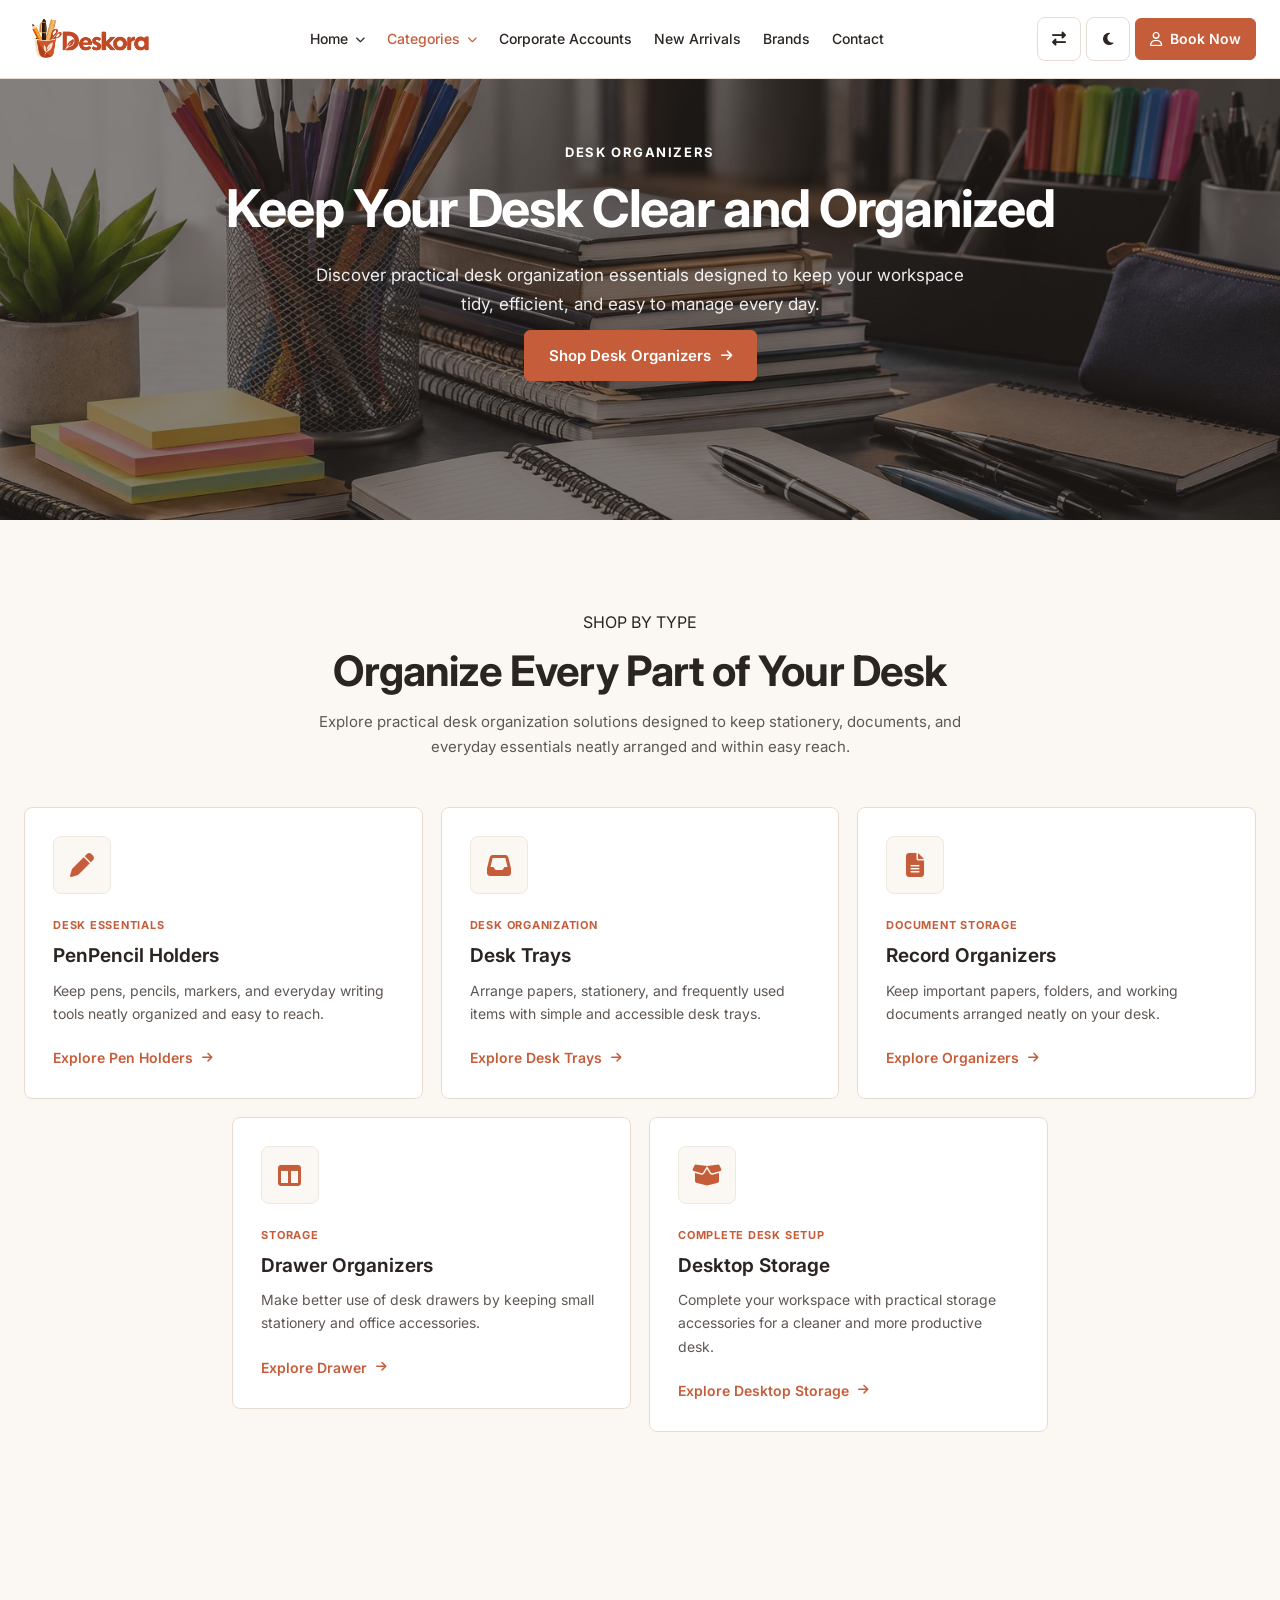
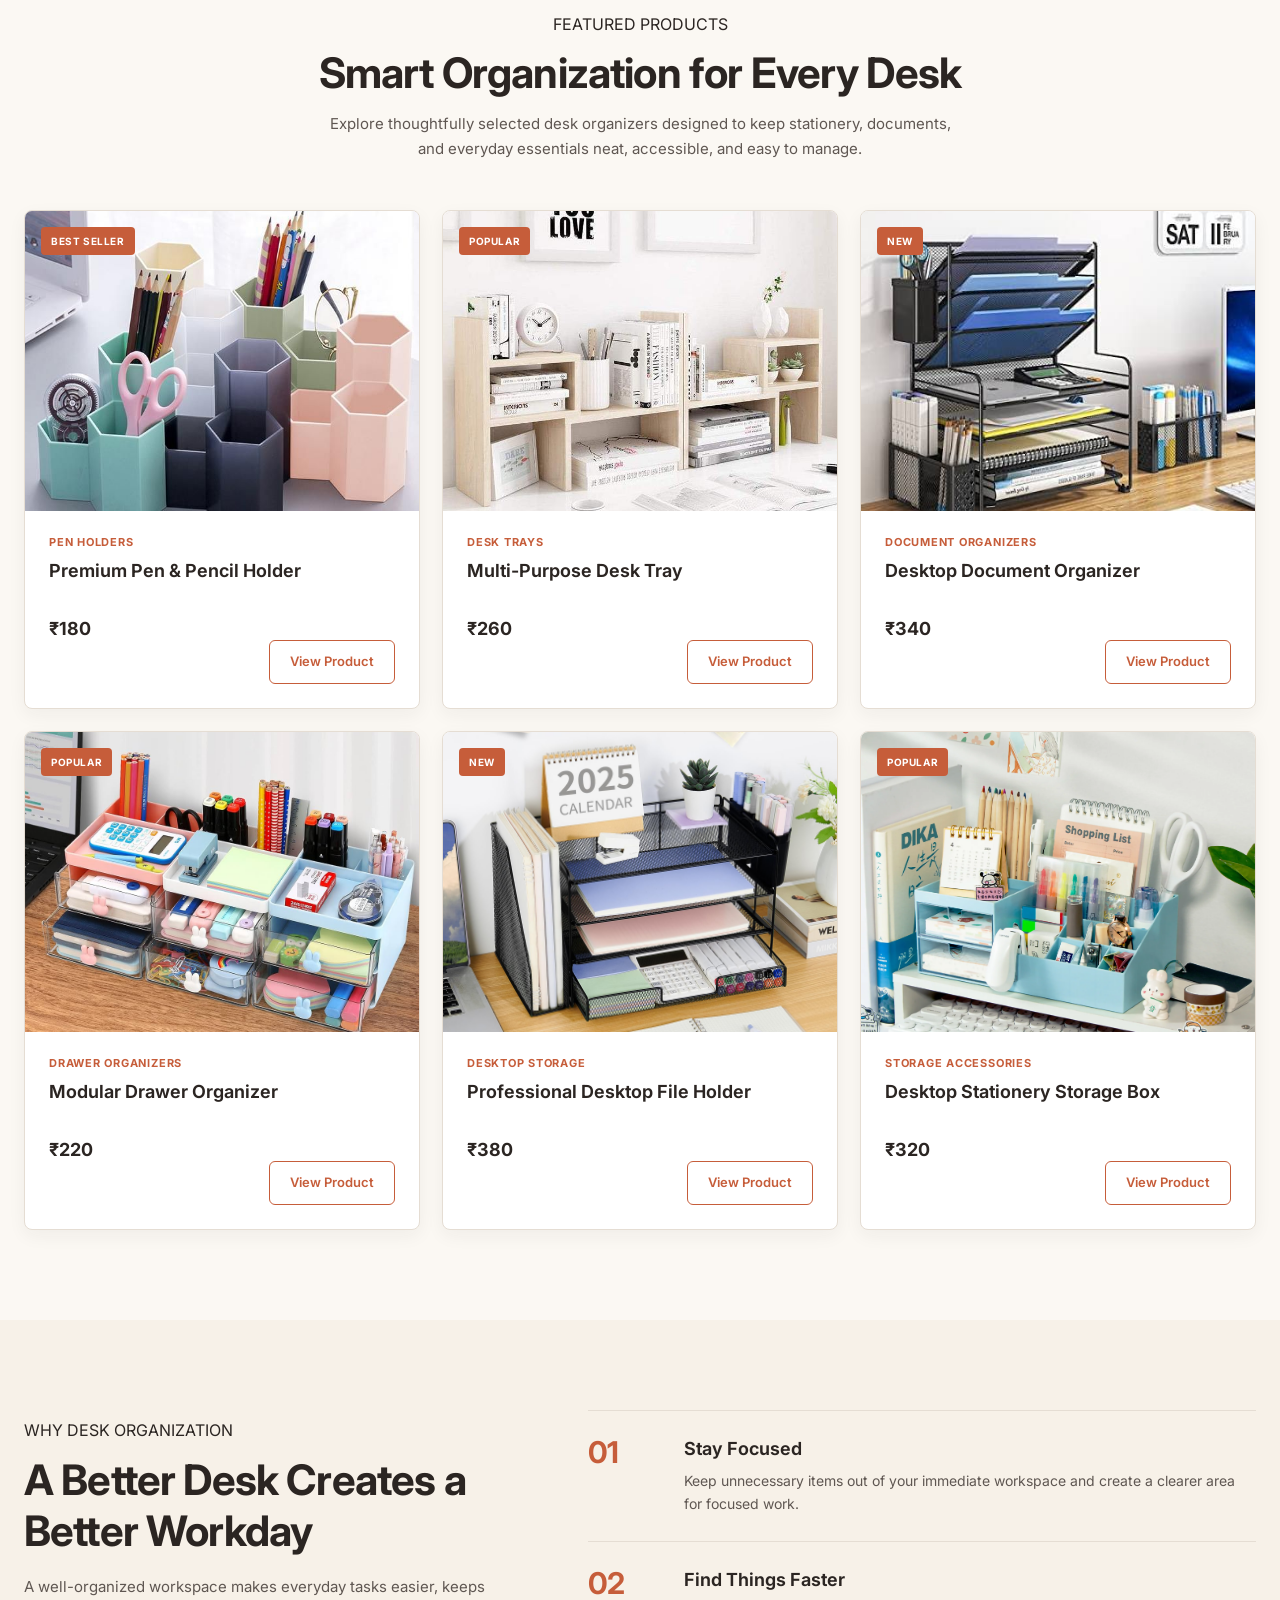
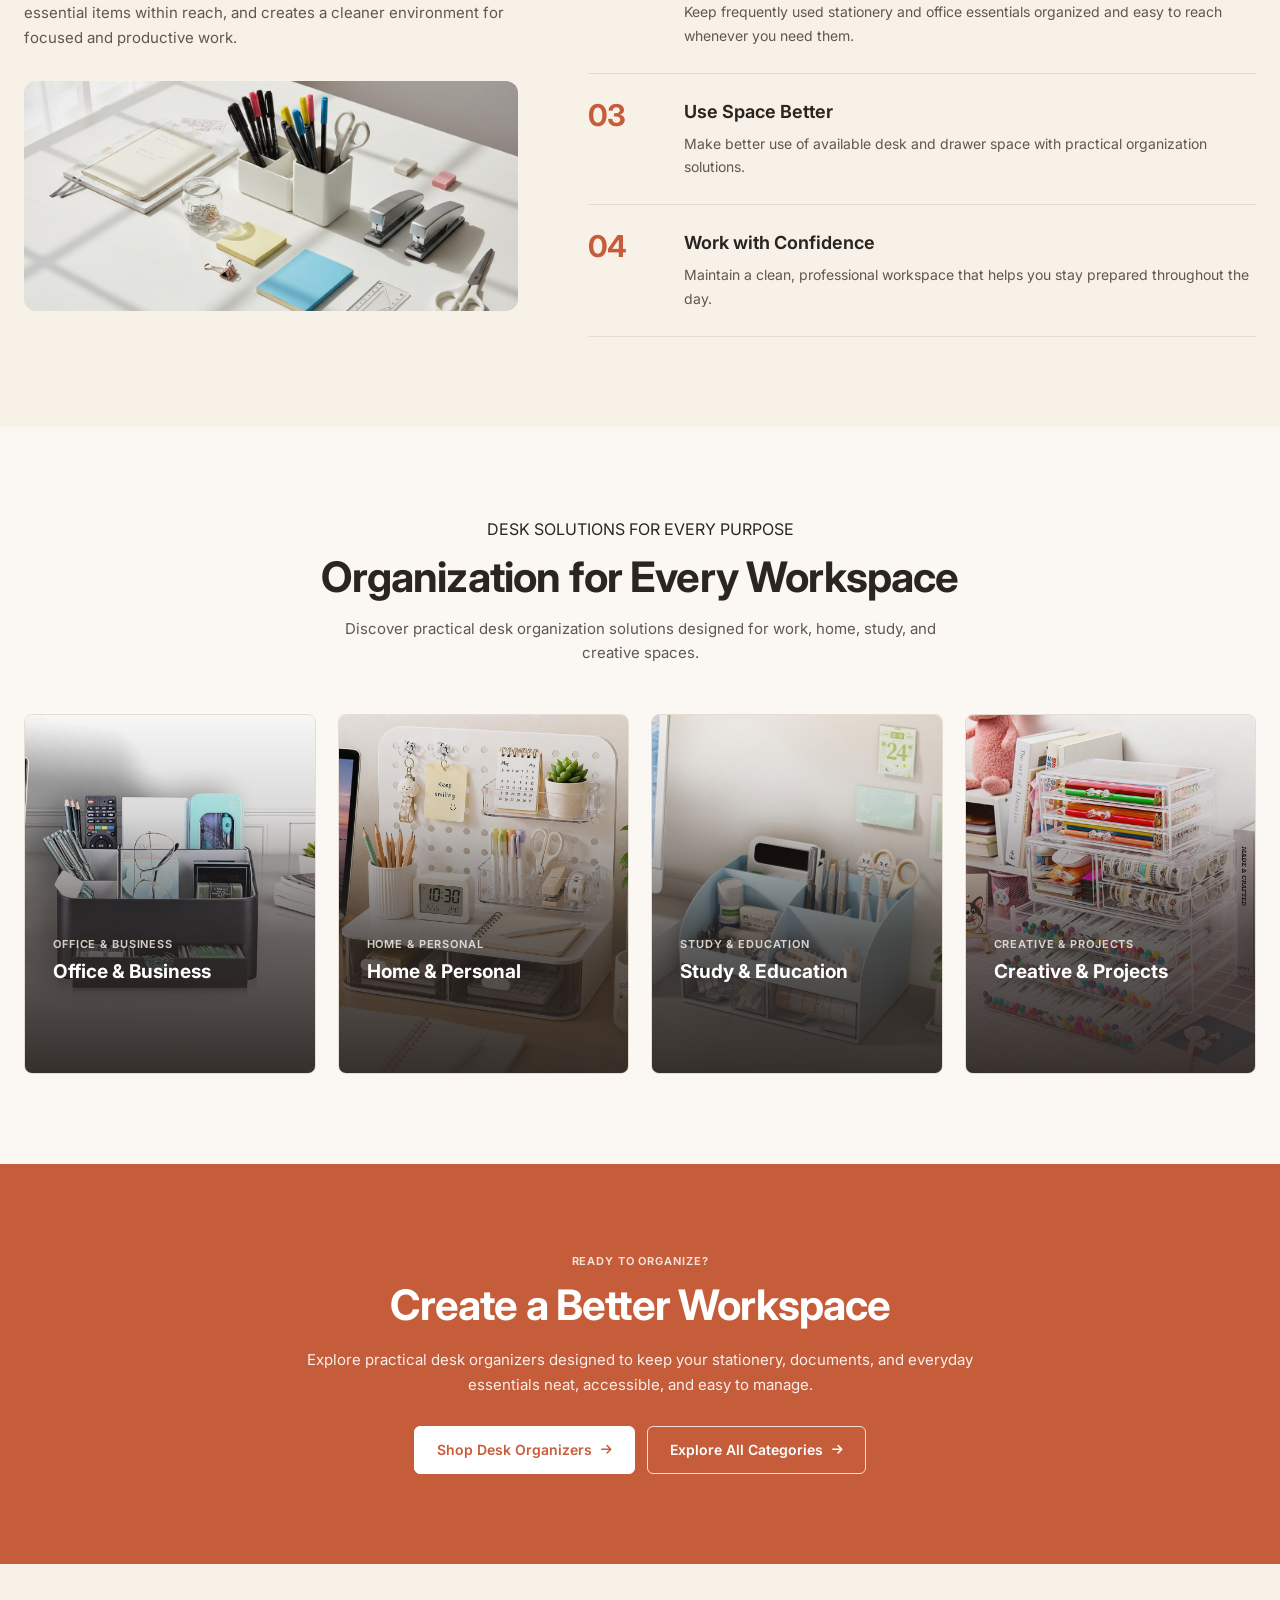
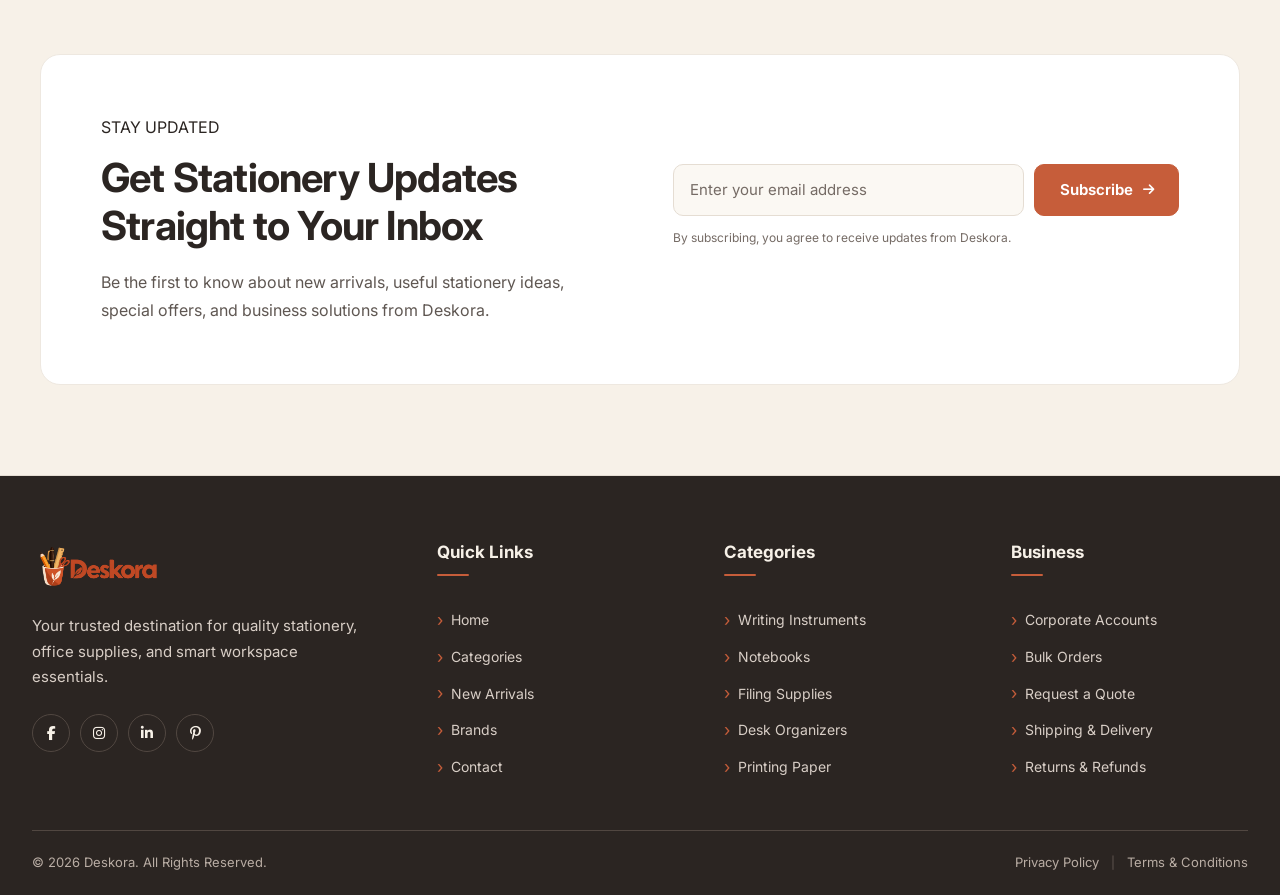
<file: category-desk-organizers.html>
<!DOCTYPE html>
<html lang="en" dir="ltr">

<head>

    <!-- =====================================================
         BASIC META
    ====================================================== -->

    <meta charset="UTF-8">

    <meta
        name="viewport"
        content="width=device-width, initial-scale=1.0">

    <meta
        name="description"
        content="Modern stationery and office supplies store for personal and corporate needs.">

    <meta
        name="keywords"
        content="stationery, office supplies, notebooks, pens, paper, corporate supplies">

    <meta name="author" content="Stationery Store">


    <!-- =====================================================
         PAGE TITLE
    ====================================================== -->

    <title>Stationery Store | Office & Stationery Supplies</title>
    <!-- =========================================================
     FAVICON
========================================================= -->

<link
    rel="icon"
    type="image/png"
    href="images/logo.png"
>


    <!-- =====================================================
         GOOGLE FONT
         We will keep one font family consistent
         throughout the complete website.
    ====================================================== -->

    <link rel="preconnect" href="https://fonts.googleapis.com">

    <link rel="preconnect"
          href="https://fonts.gstatic.com"
          crossorigin>

    <link
        href="https://fonts.googleapis.com/css2?family=Inter:wght@400;500;600;700&display=swap"
        rel="stylesheet">


    <!-- =====================================================
         FONT AWESOME
         Used for header icons
    ====================================================== -->

    <link
        rel="stylesheet"
        href="https://cdnjs.cloudflare.com/ajax/libs/font-awesome/6.5.2/css/all.min.css">


    <!-- =====================================================
         MAIN CSS
         Part 2
    ====================================================== -->

    <link
        rel="stylesheet"
        href="css/style.css">


    <!-- =====================================================
         RESPONSIVE CSS
         Part 3
    ====================================================== -->

    <link
        rel="stylesheet"
        href="css/responsive.css">

</head>


<body>


    <!-- =====================================================
         HEADER
    ====================================================== -->

    <header class="site-header" id="siteHeader">

        <div class="header-container">


            <!-- =================================================
                 LOGO
            ================================================== -->

            <a
                href="index.html"
                class="site-logo"
                aria-label="Stationery Store Home">

                <img
                    src="images/logo.png"
                    alt="Stationery Store Logo">

            </a>


            <!-- =================================================
                 DESKTOP NAVIGATION
            ================================================== -->

            <nav
                class="main-navigation"
                id="mainNavigation"
                aria-label="Main Navigation">

                <ul class="nav-list">


                    <!-- =========================================
                         HOME
                    ========================================== -->

                    <li class="nav-item nav-item-dropdown">

                        <button
                            type="button"
                            class="nav-link dropdown-toggle"
                            aria-expanded="false"
                            aria-haspopup="true">

                            <span>Home</span>

                            <i
                                class="fa-solid fa-chevron-down"
                                aria-hidden="true">
                            </i>

                        </button>


                        <ul class="dropdown-menu">

                            <li>

                                <a
                                    href="index.html"
                                    class="dropdown-link">

                                    Home 1

                                </a>

                            </li>


                            <li>

                                <a
                                    href="home-2.html"
                                    class="dropdown-link">

                                    Home 2

                                </a>

                            </li>

                        </ul>

                    </li>


                    <!-- =========================================
                         CATEGORIES
                    ========================================== -->

                    <li class="nav-item nav-item-dropdown">

                        <button
                            type="button"
                            class="nav-link dropdown-toggle active"
                            aria-expanded="false"
                            aria-haspopup="true">

                            <span>Categories</span>

                            <i
                                class="fa-solid fa-chevron-down"
                                aria-hidden="true">
                            </i>

                        </button>


                        <ul class="dropdown-menu">


                            <li>

                                <a
                                    href="category-writing-instruments.html"
                                    class="dropdown-link">

                                    Writing Instruments

                                </a>

                            </li>


                            <li>

                                <a
                                    href="category-notebooks.html"
                                    class="dropdown-link">

                                    Notebooks

                                </a>

                            </li>


                            <li>

                                <a
                                    href="category-filing-supplies.html"
                                    class="dropdown-link">

                                    Filing Supplies

                                </a>

                            </li>


                            <li>

                                <a
                                    href="category-desk-organizers.html"
                                    class="dropdown-link active">

                                    Desk Organizers

                                </a>

                            </li>


                            <li>

                                <a
                                    href="category-printing-paper.html"
                                    class="dropdown-link">

                                    Printing Paper

                                </a>

                            </li>

                        </ul>

                    </li>


                    <!-- =========================================
                         CORPORATE ACCOUNTS
                    ========================================== -->

                    <li class="nav-item">

                        <a
                            href="corporate-accounts.html"
                            class="nav-link">

                            Corporate Accounts

                        </a>

                    </li>


                    <!-- =========================================
                         NEW ARRIVALS
                    ========================================== -->

                    <li class="nav-item">

                        <a
                            href="new-arrivals.html"
                            class="nav-link">

                            New Arrivals

                        </a>

                    </li>


                    <!-- =========================================
                         BRANDS
                    ========================================== -->

                    <li class="nav-item">

                        <a
                            href="brands.html"
                            class="nav-link">

                            Brands

                        </a>

                    </li>


                    <!-- =========================================
                         CONTACT
                    ========================================== -->

                    <li class="nav-item">

                        <a
                            href="contact.html"
                            class="nav-link">

                            Contact

                        </a>

                    </li>

                </ul>

            </nav>


            <!-- =================================================
                 HEADER ACTIONS
            ================================================== -->

            <div class="header-actions">


                <!-- =============================================
                     RTL BUTTON
                ============================================== -->

                <button
                    type="button"
                    class="header-action-btn rtl-toggle-btn"
                    id="rtlToggleBtn"
                    aria-label="Switch RTL layout"
                    title="RTL">

                    <i
                        class="fa-solid fa-right-left"
                        aria-hidden="true">
                    </i>

                    

                </button>


                <!-- =============================================
                     DARK MODE BUTTON
                ============================================== -->

                <button
                    type="button"
                    class="header-action-btn theme-toggle-btn"
                    id="themeToggleBtn"
                    aria-label="Toggle dark mode"
                    title="Dark Mode">

                    <i
                        class="fa-solid fa-moon theme-icon theme-icon-dark"
                        aria-hidden="true">
                    </i>

                    <i
                        class="fa-solid fa-sun theme-icon theme-icon-light"
                        aria-hidden="true">
                    </i>

                    

                </button>


                <!-- =============================================
                     LOGIN BUTTON
                ============================================== -->

                <a
                    href="contact.html"
                    class="header-login-btn">

                    <i
                        class="fa-regular fa-user"
                        aria-hidden="true">
                    </i>

                    <span>
                        Book Now
                    </span>

                </a>

            </div>


            <!-- =================================================
                 HAMBURGER BUTTON
                 Mobile + iPad Mini + iPad Pro
            ================================================== -->

            <button
                type="button"
                class="menu-toggle"
                id="menuToggle"
                aria-label="Open navigation menu"
                aria-expanded="false"
                aria-controls="mobileMenu">

                <span class="menu-line"></span>
                <span class="menu-line"></span>
                <span class="menu-line"></span>

            </button>

        </div>


        <!-- =====================================================
             MOBILE / TABLET MENU
             All menus + buttons are inside hamburger
        ====================================================== -->

        <div
            class="mobile-menu"
            id="mobileMenu">

            <div class="mobile-menu-inner">


                <!-- =============================================
                     MOBILE NAVIGATION
                ============================================== -->

                <nav
                    class="mobile-navigation"
                    aria-label="Mobile Navigation">

                    <ul class="mobile-nav-list">


                        <!-- =====================================
                             HOME
                        ====================================== -->

                        <li class="mobile-nav-item mobile-dropdown">

                            <button
                                type="button"
                                class="mobile-nav-link mobile-dropdown-toggle"
                                aria-expanded="false">

                                <span>Home</span>

                                <i
                                    class="fa-solid fa-chevron-down"
                                    aria-hidden="true">
                                </i>

                            </button>


                            <ul class="mobile-dropdown-menu">

                                <li>

                                    <a
                                        href="index.html"
                                        class="mobile-dropdown-link">

                                        Home 1

                                    </a>

                                </li>


                                <li>

                                    <a
                                        href="home-2.html"
                                        class="mobile-dropdown-link">

                                        Home 2

                                    </a>

                                </li>

                            </ul>

                        </li>


                        <!-- =====================================
                             CATEGORIES
                        ====================================== -->

                        <li class="mobile-nav-item mobile-dropdown">

                            <button
                                type="button"
                                class="mobile-nav-link mobile-dropdown-toggle active"
                                aria-expanded="false">

                                <span>Categories</span>

                                <i
                                    class="fa-solid fa-chevron-down"
                                    aria-hidden="true">
                                </i>

                            </button>


                            <ul class="mobile-dropdown-menu">

                                <li>

                                    <a
                                        href="category-writing-instruments.html"
                                        class="mobile-dropdown-link">

                                        Writing Instruments

                                    </a>

                                </li>


                                <li>

                                    <a
                                        href="category-notebooks.html"
                                        class="mobile-dropdown-link">

                                        Notebooks

                                    </a>

                                </li>


                                <li>

                                    <a
                                        href="category-filing-supplies.html"
                                        class="mobile-dropdown-link">

                                        Filing Supplies

                                    </a>

                                </li>


                                <li>

                                    <a
                                        href="category-desk-organizers.html"
                                        class="mobile-dropdown-link active">

                                        Desk Organizers

                                    </a>

                                </li>


                                <li>

                                    <a
                                        href="category-printing-paper.html"
                                        class="mobile-dropdown-link">

                                        Printing Paper

                                    </a>

                                </li>

                            </ul>

                        </li>


                        <!-- =====================================
                             CORPORATE ACCOUNTS
                        ====================================== -->

                        <li class="mobile-nav-item">

                            <a
                                href="corporate-accounts.html"
                                class="mobile-nav-link">

                                Corporate Accounts

                            </a>

                        </li>


                        <!-- =====================================
                             NEW ARRIVALS
                        ====================================== -->

                        <li class="mobile-nav-item">

                            <a
                                href="new-arrivals.html"
                                class="mobile-nav-link">

                                New Arrivals

                            </a>

                        </li>


                        <!-- =====================================
                             BRANDS
                        ====================================== -->

                        <li class="mobile-nav-item">

                            <a
                                href="brands.html"
                                class="mobile-nav-link">

                                Brands

                            </a>

                        </li>


                        <!-- =====================================
                             CONTACT
                        ====================================== -->

                        <li class="mobile-nav-item">

                            <a
                                href="contact.html"
                                class="mobile-nav-link">

                                Contact

                            </a>

                        </li>

                    </ul>

                </nav>


                <!-- =============================================
                     MOBILE ACTIONS
                     RTL + DARK MODE + LOGIN
                ============================================== -->

                <div class="mobile-menu-actions">


                    <!-- RTL -->

                    <button
                        type="button"
                        class="mobile-action-btn rtl-toggle-btn"
                        id="mobileRtlToggleBtn">

                        <i
                            class="fa-solid fa-right-left"
                            aria-hidden="true">
                        </i>

                        <span>RTL</span>

                    </button>


                    <!-- DARK MODE -->

                    <button
                        type="button"
                        class="mobile-action-btn theme-toggle-btn"
                        id="mobileThemeToggleBtn">

                        <i
                            class="fa-solid fa-moon theme-icon theme-icon-dark"
                            aria-hidden="true">
                        </i>

                        <i
                            class="fa-solid fa-sun theme-icon theme-icon-light"
                            aria-hidden="true">
                        </i>

                        <span class="theme-text">
                            Dark Mode
                        </span>

                    </button>


                    <!-- LOGIN -->

                    <a
                        href="contact.html"
                        class="mobile-login-btn">

                        <i
                            class="fa-regular fa-user"
                            aria-hidden="true">
                        </i>

                        <span>
                            Book Now
                        </span>

                    </a>

                </div>

            </div>

        </div>

    </header>


    <!-- =====================================================
         MAIN CONTENT STARTS HERE
         We will add sections later.
    ====================================================== -->

    <main id="mainContent">
<! =========================================================
   DESK ORGANIZERS
   SECTION 1: HERO
   PART 1 - HTML
========================================================= !>

<section
    class="category-hero-section"
    id="deskOrganizersHero"
    aria-labelledby="deskOrganizersHeroTitle"
>

    <div class="category-hero-overlay"></div>

    <div class="category-hero-container">

        <div class="category-hero-content">

            <span class="section-eyebrow">
                DESK ORGANIZERS
            </span>

            <h1
                class="category-hero-title"
                id="deskOrganizersHeroTitle"
            >
                Keep Your Desk Clear and Organized
            </h1>

            <p class="category-hero-description">
                Discover practical desk organization essentials
                designed to keep your workspace tidy, efficient,
                and easy to manage every day.
            </p>

            <a
                href="#featuredDeskProducts"
                class="primary-btn category-hero-btn"
            >
                Shop Desk Organizers
                <i
                    class="fas fa-arrow-right"
                    aria-hidden="true"
                ></i>
            </a>

        </div>

    </div>

</section>
<! =========================================================
   DESK ORGANIZERS
   SECTION 2: SHOP BY TYPE
   PART 1 - HTML
   ICON BASED - NO IMAGES
========================================================= !>

<section
    class="desk-types-section"
    id="deskTypesSection"
    aria-labelledby="deskTypesTitle"
>

    <div class="desk-types-container">

        <div class="desk-types-header">

            <span class="section-eyebrow">
                SHOP BY TYPE
            </span>

            <h2
                class="desk-types-title"
                id="deskTypesTitle"
            >
                Organize Every Part of Your Desk
            </h2>

            <p class="desk-types-description">
                Explore practical desk organization solutions designed
                to keep stationery, documents, and everyday essentials
                neatly arranged and within easy reach.
            </p>

        </div>


        <div class="desk-types-grid">

            <!-- Card 01 -->
            <article class="desk-type-card">

                <div class="desk-type-icon" aria-hidden="true">
                    <i class="fas fa-pen"></i>
                </div>

                <div class="desk-type-content">

                    <span class="desk-type-label">
                        DESK ESSENTIALS
                    </span>

                    <h3 class="desk-type-title">
                        PenPencil Holders
                    </h3>

                    <p class="desk-type-description">
                        Keep pens, pencils, markers, and everyday
                        writing tools neatly organized and easy to reach.
                    </p>

                    <a
                        href="#featuredDeskProducts"
                        class="desk-type-link"
                    >
                        Explore Pen Holders
                        <i
                            class="fas fa-arrow-right"
                            aria-hidden="true"
                        ></i>
                    </a>

                </div>

            </article>


            <!-- Card 02 -->
            <article class="desk-type-card">

                <div class="desk-type-icon" aria-hidden="true">
                    <i class="fas fa-inbox"></i>
                </div>

                <div class="desk-type-content">

                    <span class="desk-type-label">
                        DESK ORGANIZATION
                    </span>

                    <h3 class="desk-type-title">
                        Desk Trays
                    </h3>

                    <p class="desk-type-description">
                        Arrange papers, stationery, and frequently used
                        items with simple and accessible desk trays.
                    </p>

                    <a
                        href="#featuredDeskProducts"
                        class="desk-type-link"
                    >
                        Explore Desk Trays
                        <i
                            class="fas fa-arrow-right"
                            aria-hidden="true"
                        ></i>
                    </a>

                </div>

            </article>


            <!-- Card 03 -->
            <article class="desk-type-card">

                <div class="desk-type-icon" aria-hidden="true">
                    <i class="fas fa-file-lines"></i>
                </div>

                <div class="desk-type-content">

                    <span class="desk-type-label">
                        DOCUMENT STORAGE
                    </span>

                    <h3 class="desk-type-title">
                        Record Organizers
                    </h3>

                    <p class="desk-type-description">
                        Keep important papers, folders, and working
                        documents arranged neatly on your desk.
                    </p>

                    <a
                        href="#featuredDeskProducts"
                        class="desk-type-link"
                    >
                        Explore Organizers
                        <i
                            class="fas fa-arrow-right"
                            aria-hidden="true"
                        ></i>
                    </a>

                </div>

            </article>


            <!-- Card 04 -->
            <article class="desk-type-card">

                <div class="desk-type-icon" aria-hidden="true">
                    <i class="fas fa-table-columns"></i>
                </div>

                <div class="desk-type-content">

                    <span class="desk-type-label">
                        STORAGE
                    </span>

                    <h3 class="desk-type-title">
                        Drawer Organizers
                    </h3>

                    <p class="desk-type-description">
                        Make better use of desk drawers by keeping small
                        stationery and office accessories.
                    </p>

                    <a
                        href="#featuredDeskProducts"
                        class="desk-type-link"
                    >
                        Explore Drawer 
                        <i
                            class="fas fa-arrow-right"
                            aria-hidden="true"
                        ></i>
                    </a>

                </div>

            </article>


            <!-- Card 05 -->
            <article class="desk-type-card desk-type-card-wide">

                <div class="desk-type-icon" aria-hidden="true">
                    <i class="fas fa-box-open"></i>
                </div>

                <div class="desk-type-content">

                    <span class="desk-type-label">
                        COMPLETE DESK SETUP
                    </span>

                    <h3 class="desk-type-title">
                        Desktop Storage
                    </h3>

                    <p class="desk-type-description">
                        Complete your workspace with practical storage
                        accessories for a cleaner and more productive desk.
                    </p>

                    <a
                        href="#featuredDeskProducts"
                        class="desk-type-link"
                    >
                        Explore Desktop Storage
                        <i
                            class="fas fa-arrow-right"
                            aria-hidden="true"
                        ></i>
                    </a>

                </div>

            </article>

        </div>

    </div>

</section>
<!-- =========================================================
     DESK ORGANIZERS
     SECTION 3: FEATURED DESK ORGANIZERS
     PART 1 - HTML
========================================================= -->

<section
    class="desk-products-section"
    id="featuredDeskProducts"
    aria-labelledby="deskProductsTitle"
>

    <div class="desk-products-container">

        <!-- Section Header -->
        <div class="desk-products-header">

            <span class="section-eyebrow">
                FEATURED PRODUCTS
            </span>

            <h2
                class="desk-products-title"
                id="deskProductsTitle"
            >
                Smart Organization for Every Desk
            </h2>

            <p class="desk-products-description">
                Explore thoughtfully selected desk organizers designed
                to keep stationery, documents, and everyday essentials
                neat, accessible, and easy to manage.
            </p>

        </div>


        <!-- Products Grid -->
        <div class="desk-products-grid">


            <!-- =================================================
                 PRODUCT 01
            ================================================== -->

            <article class="desk-product-card">

                <div class="desk-product-image-wrapper">

                    <span class="desk-product-badge">
                        BEST SELLER
                    </span>

                    <img
                        src="images/desk-product-pen-holder.jpg"
                        alt="Premium pen and pencil holder"
                        class="desk-product-image"
                        loading="lazy"
                    >

                </div>

                <div class="desk-product-content">

                    <span class="desk-product-category">
                        PEN HOLDERS
                    </span>

                    <h3 class="desk-product-title">
                        Premium Pen &amp; Pencil Holder
                    </h3>

                    <p class="desk-product-price">
                        ₹180
                    </p>

                    <div class="desk-product-actions">

                        <a
                            href="#"
                            class="desk-product-view-btn"
                        >
                            View Product
                        </a>

                        <button
                            type="button"
                            class="desk-product-cart-btn"
                            data-product="Premium Pen & Pencil Holder"
                            data-price="180"
                        >
                            Add to Cart
                        </button>

                    </div>

                </div>

            </article>


            <!-- =================================================
                 PRODUCT 02
            ================================================== -->

            <article class="desk-product-card">

                <div class="desk-product-image-wrapper">

                    <span class="desk-product-badge">
                        POPULAR
                    </span>

                    <img
                        src="images/desk-product-desk-tray.jpg"
                        alt="Multi-purpose desk tray"
                        class="desk-product-image"
                        loading="lazy"
                    >

                </div>

                <div class="desk-product-content">

                    <span class="desk-product-category">
                        DESK TRAYS
                    </span>

                    <h3 class="desk-product-title">
                        Multi-Purpose Desk Tray
                    </h3>

                    <p class="desk-product-price">
                        ₹260
                    </p>

                    <div class="desk-product-actions">

                        <a
                            href="#"
                            class="desk-product-view-btn"
                        >
                            View Product
                        </a>

                        <button
                            type="button"
                            class="desk-product-cart-btn"
                            data-product="Multi-Purpose Desk Tray"
                            data-price="260"
                        >
                            Add to Cart
                        </button>

                    </div>

                </div>

            </article>


            <!-- =================================================
                 PRODUCT 03
            ================================================== -->

            <article class="desk-product-card">

                <div class="desk-product-image-wrapper">

                    <span class="desk-product-badge">
                        NEW
                    </span>

                    <img
                        src="images/desk-product-document-organizer.jpg"
                        alt="Desktop document organizer"
                        class="desk-product-image"
                        loading="lazy"
                    >

                </div>

                <div class="desk-product-content">

                    <span class="desk-product-category">
                        DOCUMENT ORGANIZERS
                    </span>

                    <h3 class="desk-product-title">
                        Desktop Document Organizer
                    </h3>

                    <p class="desk-product-price">
                        ₹340
                    </p>

                    <div class="desk-product-actions">

                        <a
                            href="#"
                            class="desk-product-view-btn"
                        >
                            View Product
                        </a>

                        <button
                            type="button"
                            class="desk-product-cart-btn"
                            data-product="Desktop Document Organizer"
                            data-price="340"
                        >
                            Add to Cart
                        </button>

                    </div>

                </div>

            </article>


            <!-- =================================================
                 PRODUCT 04
            ================================================== -->

            <article class="desk-product-card">

                <div class="desk-product-image-wrapper">

                    <span class="desk-product-badge">
                        POPULAR
                    </span>

                    <img
                        src="images/desk-product-drawer-organizer.jpg"
                        alt="Modular drawer organizer"
                        class="desk-product-image"
                        loading="lazy"
                    >

                </div>

                <div class="desk-product-content">

                    <span class="desk-product-category">
                        DRAWER ORGANIZERS
                    </span>

                    <h3 class="desk-product-title">
                        Modular Drawer Organizer
                    </h3>

                    <p class="desk-product-price">
                        ₹220
                    </p>

                    <div class="desk-product-actions">

                        <a
                            href="#"
                            class="desk-product-view-btn"
                        >
                            View Product
                        </a>

                        <button
                            type="button"
                            class="desk-product-cart-btn"
                            data-product="Modular Drawer Organizer"
                            data-price="220"
                        >
                            Add to Cart
                        </button>

                    </div>

                </div>

            </article>


            <!-- =================================================
                 PRODUCT 05
            ================================================== -->

            <article class="desk-product-card">

                <div class="desk-product-image-wrapper">

                    <span class="desk-product-badge">
                        NEW
                    </span>

                    <img
                        src="images/desk-product-file-holder.jpg"
                        alt="Desktop file holder"
                        class="desk-product-image"
                        loading="lazy"
                    >

                </div>

                <div class="desk-product-content">

                    <span class="desk-product-category">
                        DESKTOP STORAGE
                    </span>

                    <h3 class="desk-product-title">
                        Professional Desktop File Holder
                    </h3>

                    <p class="desk-product-price">
                        ₹380
                    </p>

                    <div class="desk-product-actions">

                        <a
                            href="#"
                            class="desk-product-view-btn"
                        >
                            View Product
                        </a>

                        <button
                            type="button"
                            class="desk-product-cart-btn"
                            data-product="Professional Desktop File Holder"
                            data-price="380"
                        >
                            Add to Cart
                        </button>

                    </div>

                </div>

            </article>


            <!-- =================================================
                 PRODUCT 06
            ================================================== -->

            <article class="desk-product-card">

                <div class="desk-product-image-wrapper">

                    <span class="desk-product-badge">
                        POPULAR
                    </span>

                    <img
                        src="images/desk-product-storage-box.jpg"
                        alt="Desktop stationery storage box"
                        class="desk-product-image"
                        loading="lazy"
                    >

                </div>

                <div class="desk-product-content">

                    <span class="desk-product-category">
                        STORAGE ACCESSORIES
                    </span>

                    <h3 class="desk-product-title">
                        Desktop Stationery Storage Box
                    </h3>

                    <p class="desk-product-price">
                        ₹320
                    </p>

                    <div class="desk-product-actions">

                        <a
                            href="#"
                            class="desk-product-view-btn"
                        >
                            View Product
                        </a>

                        <button
                            type="button"
                            class="desk-product-cart-btn"
                            data-product="Desktop Stationery Storage Box"
                            data-price="320"
                        >
                            Add to Cart
                        </button>

                    </div>

                </div>

            </article>

        </div>

    </div>

</section>
<!-- =========================================================
     DESK ORGANIZERS
     SECTION 4: WHY DESK ORGANIZATION MATTERS
     PART 1 - HTML
========================================================= -->

<section
    class="desk-benefits-section"
    id="deskBenefitsSection"
    aria-labelledby="deskBenefitsTitle"
>

    <div class="desk-benefits-container">

        <!-- Left Content -->
<div class="desk-benefits-intro">

    <span class="section-eyebrow">
        WHY DESK ORGANIZATION
    </span>

    <h2
        class="desk-benefits-title"
        id="deskBenefitsTitle"
    >
        A Better Desk Creates a Better Workday
    </h2>

    <p class="desk-benefits-description">
        A well-organized workspace makes everyday tasks easier,
        keeps essential items within reach, and creates a cleaner
        environment for focused and productive work.
    </p>

    <!-- Added Image -->
    <div class="desk-benefits-image">
        <img
            src="images/desk-organization.jpg"
            alt="Organized desk workspace"
            loading="lazy"
        >
    </div>

</div>


        <!-- Right Benefits -->
        <div class="desk-benefits-list">

            <!-- Benefit 01 -->
            <article class="desk-benefit-item">

                <span class="desk-benefit-number">
                    01
                </span>

                <div class="desk-benefit-content">

                    <h3 class="desk-benefit-title">
                        Stay Focused
                    </h3>

                    <p class="desk-benefit-text">
                        Keep unnecessary items out of your immediate
                        workspace and create a clearer area for focused work.
                    </p>

                </div>

            </article>


            <!-- Benefit 02 -->
            <article class="desk-benefit-item">

                <span class="desk-benefit-number">
                    02
                </span>

                <div class="desk-benefit-content">

                    <h3 class="desk-benefit-title">
                        Find Things Faster
                    </h3>

                    <p class="desk-benefit-text">
                        Keep frequently used stationery and office essentials
                        organized and easy to reach whenever you need them.
                    </p>

                </div>

            </article>


            <!-- Benefit 03 -->
            <article class="desk-benefit-item">

                <span class="desk-benefit-number">
                    03
                </span>

                <div class="desk-benefit-content">

                    <h3 class="desk-benefit-title">
                        Use Space Better
                    </h3>

                    <p class="desk-benefit-text">
                        Make better use of available desk and drawer space
                        with practical organization solutions.
                    </p>

                </div>

            </article>


            <!-- Benefit 04 -->
            <article class="desk-benefit-item">

                <span class="desk-benefit-number">
                    04
                </span>

                <div class="desk-benefit-content">

                    <h3 class="desk-benefit-title">
                        Work with Confidence
                    </h3>

                    <p class="desk-benefit-text">
                        Maintain a clean, professional workspace that helps
                        you stay prepared throughout the day.
                    </p>

                </div>

            </article>

        </div>

    </div>

</section>
<!-- =========================================================
     DESK ORGANIZERS
     SECTION 5: DESK SOLUTIONS FOR EVERY PURPOSE
     PART 1 - HTML
========================================================= -->

<section
    class="desk-purpose-section"
    id="deskPurposeSection"
    aria-labelledby="deskPurposeTitle"
>
    <div class="desk-purpose-container">

        <!-- SECTION HEADER -->
        <div class="desk-purpose-header">

            <span class="section-eyebrow">
                DESK SOLUTIONS FOR EVERY PURPOSE
            </span>

            <h2
                class="desk-purpose-title"
                id="deskPurposeTitle"
            >
                Organization for Every Workspace
            </h2>

            <p class="desk-purpose-description">
                Discover practical desk organization solutions
                designed for work, home, study, and creative spaces.
            </p>

        </div>


        <!-- PURPOSE CARDS -->
        <div class="desk-purpose-grid">

            <!-- CARD 1 -->
            <article class="desk-purpose-card">

                <div class="desk-purpose-image-wrapper">
                    <img
                        src="images/desk-purpose-office-business.jpg"
                        alt="Desk organization for office and business"
                        class="desk-purpose-image"
                        loading="lazy"
                    >

                    <div
                        class="desk-purpose-overlay"
                        aria-hidden="true"
                    ></div>
                </div>

                <div class="desk-purpose-content">

                    <span class="desk-purpose-label">
                        OFFICE &amp; BUSINESS
                    </span>

                    <h3 class="desk-purpose-card-title">
                        Office &amp; Business
                    </h3>

                    <p class="desk-purpose-card-text">
                        Keep stationery, documents, and everyday
                        office essentials organized and within easy reach.
                    </p>

                    <a
                        href="#featuredDeskProducts"
                        class="desk-purpose-link"
                    >
                        Explore Office Solutions
                        <i
                            class="fas fa-arrow-right"
                            aria-hidden="true"
                        ></i>
                    </a>

                </div>

            </article>


            <!-- CARD 2 -->
            <article class="desk-purpose-card">

                <div class="desk-purpose-image-wrapper">
                    <img
                        src="images/desk-purpose-home-personal.jpg"
                        alt="Desk organization for home and personal use"
                        class="desk-purpose-image"
                        loading="lazy"
                    >

                    <div
                        class="desk-purpose-overlay"
                        aria-hidden="true"
                    ></div>
                </div>

                <div class="desk-purpose-content">

                    <span class="desk-purpose-label">
                        HOME &amp; PERSONAL
                    </span>

                    <h3 class="desk-purpose-card-title">
                        Home &amp; Personal
                    </h3>

                    <p class="desk-purpose-card-text">
                        Create a neat personal workspace by keeping
                        stationery and everyday essentials organized.
                    </p>

                    <a
                        href="#featuredDeskProducts"
                        class="desk-purpose-link"
                    >
                        Explore Home Solutions
                        <i
                            class="fas fa-arrow-right"
                            aria-hidden="true"
                        ></i>
                    </a>

                </div>

            </article>


            <!-- CARD 3 -->
            <article class="desk-purpose-card">

                <div class="desk-purpose-image-wrapper">
                    <img
                        src="images/desk-purpose-study-education.jpg"
                        alt="Desk organization for study and education"
                        class="desk-purpose-image"
                        loading="lazy"
                    >

                    <div
                        class="desk-purpose-overlay"
                        aria-hidden="true"
                    ></div>
                </div>

                <div class="desk-purpose-content">

                    <span class="desk-purpose-label">
                        STUDY &amp; EDUCATION
                    </span>

                    <h3 class="desk-purpose-card-title">
                        Study &amp; Education
                    </h3>

                    <p class="desk-purpose-card-text">
                        Organize pens, notebooks, study materials,
                        and everyday academic essentials with ease.
                    </p>

                    <a
                        href="#featuredDeskProducts"
                        class="desk-purpose-link"
                    >
                        Explore Study Solutions
                        <i
                            class="fas fa-arrow-right"
                            aria-hidden="true"
                        ></i>
                    </a>

                </div>

            </article>


            <!-- CARD 4 -->
            <article class="desk-purpose-card">

                <div class="desk-purpose-image-wrapper">
                    <img
                        src="images/desk-purpose-creative-projects.jpg"
                        alt="Desk organization for creative projects"
                        class="desk-purpose-image"
                        loading="lazy"
                    >

                    <div
                        class="desk-purpose-overlay"
                        aria-hidden="true"
                    ></div>
                </div>

                <div class="desk-purpose-content">

                    <span class="desk-purpose-label">
                        CREATIVE &amp; PROJECTS
                    </span>

                    <h3 class="desk-purpose-card-title">
                        Creative &amp; Projects
                    </h3>

                    <p class="desk-purpose-card-text">
                        Keep project materials, stationery, and
                        creative supplies neatly arranged and accessible.
                    </p>

                    <a
                        href="#featuredDeskProducts"
                        class="desk-purpose-link"
                    >
                        Explore Project Solutions
                        <i
                            class="fas fa-arrow-right"
                            aria-hidden="true"
                        ></i>
                    </a>

                </div>

            </article>

        </div>

    </div>
</section>
<!-- =========================================================
     DESK ORGANIZERS
     SECTION 6: CTA
     PART 1 - HTML
========================================================= -->

<section
    class="desk-cta-section"
    id="deskCtaSection"
    aria-labelledby="deskCtaTitle"
>
    <div class="desk-cta-container">

        <div class="desk-cta-content">

            <span class="desk-cta-eyebrow">
                READY TO ORGANIZE?
            </span>

            <h2
                class="desk-cta-title"
                id="deskCtaTitle"
            >
                Create a Better Workspace
            </h2>

            <p class="desk-cta-description">
                Explore practical desk organizers designed to keep
                your stationery, documents, and everyday essentials
                neat, accessible, and easy to manage.
            </p>

            <div class="desk-cta-actions">

                <a
                    href="#featuredDeskProducts"
                    class="desk-cta-primary-btn"
                >
                    Shop Desk Organizers
                    <i
                        class="fas fa-arrow-right"
                        aria-hidden="true"
                    ></i>
                </a>

                <a
                    href="categories.html"
                    class="desk-cta-secondary-btn"
                >
                    Explore All Categories
                    <i
                        class="fas fa-arrow-right"
                        aria-hidden="true"
                    ></i>
                </a>

            </div>

        </div>

    </div>
</section>
        <!-- =========================================================
     WRITING INSTRUMENTS
     SECTION 7: NEWSLETTER
     PART 1 - HTML
========================================================= -->

<section
    class="newsletter-section"
    id="newsletterSection"
    aria-labelledby="newsletterTitle"
>

    <div class="newsletter-container">

        <div class="newsletter-content">

            <span class="section-eyebrow">
                STAY UPDATED
            </span>

            <h2
                class="newsletter-title"
                id="newsletterTitle"
            >
                Get Stationery Updates Straight to Your Inbox
            </h2>

            <p class="newsletter-description">
                Be the first to know about new arrivals, useful stationery
                ideas, special offers, and business solutions from Deskora.
            </p>

        </div>


        <div class="newsletter-form-wrapper">

            <form
                class="newsletter-form"
                id="newsletterForm"
                action="#"
                method="post"
            >

                <div class="newsletter-input-wrapper">

                    <label
                        for="newsletterEmail"
                        class="sr-only"
                    >
                        Email Address
                    </label>

                    <input
                        type="email"
                        id="newsletterEmail"
                        name="email"
                        class="newsletter-input"
                        placeholder="Enter your email address"
                        autocomplete="email"
                        required
                    >

                </div>


                <button
                    type="submit"
                    class="newsletter-btn"
                >
                    Subscribe
                    <i
                        class="fas fa-arrow-right"
                        aria-hidden="true"
                    ></i>
                </button>

            </form>


            <p class="newsletter-note">
                By subscribing, you agree to receive updates from Deskora.
            </p>

            <p
                class="newsletter-message"
                id="newsletterMessage"
                aria-live="polite"
            ></p>

        </div>

    </div>

</section>
         </main>


    <!-- =====================================================
         FOOTER
         Will be added later.
    ====================================================== -->
<!-- =========================================================
     DESKORA STATIONERY STORE
     FOOTER
     PART 1 - HTML
========================================================= -->

<footer class="site-footer" id="siteFooter">

    <div class="footer-container">

        <!-- =========================
             FOOTER MAIN
        ========================== -->
        <div class="footer-main">

            <!-- BRAND -->
            <div class="footer-column footer-brand">

                <a href="index.html" class="footer-logo">
                    <img
                        src="images/logo.png"
                        alt="Deskora Stationery Store"
                    >
                </a>

                <p class="footer-description">
                    Your trusted destination for quality stationery,
                    office supplies, and smart workspace essentials.
                </p>

                <div class="footer-socials">

                    <a
                        href="#"
                        class="footer-social-link"
                        aria-label="Facebook"
                    >
                        <i class="fab fa-facebook-f"></i>
                    </a>

                    <a
                        href="#"
                        class="footer-social-link"
                        aria-label="Instagram"
                    >
                        <i class="fab fa-instagram"></i>
                    </a>

                    <a
                        href="#"
                        class="footer-social-link"
                        aria-label="LinkedIn"
                    >
                        <i class="fab fa-linkedin-in"></i>
                    </a>

                    <a
                        href="#"
                        class="footer-social-link"
                        aria-label="Pinterest"
                    >
                        <i class="fab fa-pinterest-p"></i>
                    </a>

                </div>

            </div>


            <!-- QUICK LINKS -->
            <div class="footer-column">

                <h3 class="footer-title">
                    Quick Links
                </h3>

                <ul class="footer-links">

                    <li>
                        <a href="index.html">
                            Home
                        </a>
                    </li>

                    <li>
                        <a href="categories.html">
                            Categories
                        </a>
                    </li>

                    <li>
                        <a href="new-arrivals.html">
                            New Arrivals
                        </a>
                    </li>

                    <li>
                        <a href="brands.html">
                            Brands
                        </a>
                    </li>

                    <li>
                        <a href="contact.html">
                            Contact
                        </a>
                    </li>

                </ul>

            </div>


            <!-- CATEGORIES -->
            <div class="footer-column">

                <h3 class="footer-title">
                    Categories
                </h3>

                <ul class="footer-links">

                    <li>
                        <a href="category-writing-instruments.html">
                            Writing Instruments
                        </a>
                    </li>

                    <li>
                        <a href="category-notebooks.html">
                            Notebooks
                        </a>
                    </li>

                    <li>
                        <a href="category-filing-supplies.html">
                            Filing Supplies
                        </a>
                    </li>

                    <li>
                        <a href="category-desk-organizers.html">
                            Desk Organizers
                        </a>
                    </li>

                    <li>
                        <a href="category-printing-paper.html">
                            Printing Paper
                        </a>
                    </li>

                </ul>

            </div>


            <!-- BUSINESS -->
            <div class="footer-column">

                <h3 class="footer-title">
                    Business
                </h3>

                <ul class="footer-links">

                    <li>
                        <a href="corporate-accounts.html">
                            Corporate Accounts
                        </a>
                    </li>

                    <li>
                        <a href="bulk-orders.html">
                            Bulk Orders
                        </a>
                    </li>

                    <li>
                        <a href="request-quote.html">
                            Request a Quote
                        </a>
                    </li>

                    <li>
                        <a href="shipping.html">
                            Shipping &amp; Delivery
                        </a>
                    </li>

                    <li>
                        <a href="returns.html">
                            Returns &amp; Refunds
                        </a>
                    </li>

                </ul>

            </div>

        </div>


        <!-- =========================
             FOOTER BOTTOM
        ========================== -->
        <div class="footer-bottom">

            <p class="footer-copyright">
                &copy; 2026 Deskora. All Rights Reserved.
            </p>

            <div class="footer-legal-links">

                <a href="privacy-policy.html">
                    Privacy Policy
                </a>

                <span class="footer-divider">
                    |
                </span>

                <a href="terms-conditions.html">
                    Terms &amp; Conditions
                </a>

            </div>

        </div>

    </div>

</footer>

    <!-- =====================================================
         JAVASCRIPT
         Separate JS file
    ====================================================== -->
<!-- SCROLL TO TOP -->
<button
    type="button"
    class="scroll-top-btn"
    id="scrollTopBtn"
    aria-label="Scroll to top"
>
    <i class="fas fa-arrow-up" aria-hidden="true"></i>
</button>
    <script src="js/script.js"></script>

</body>

</html>
</file>
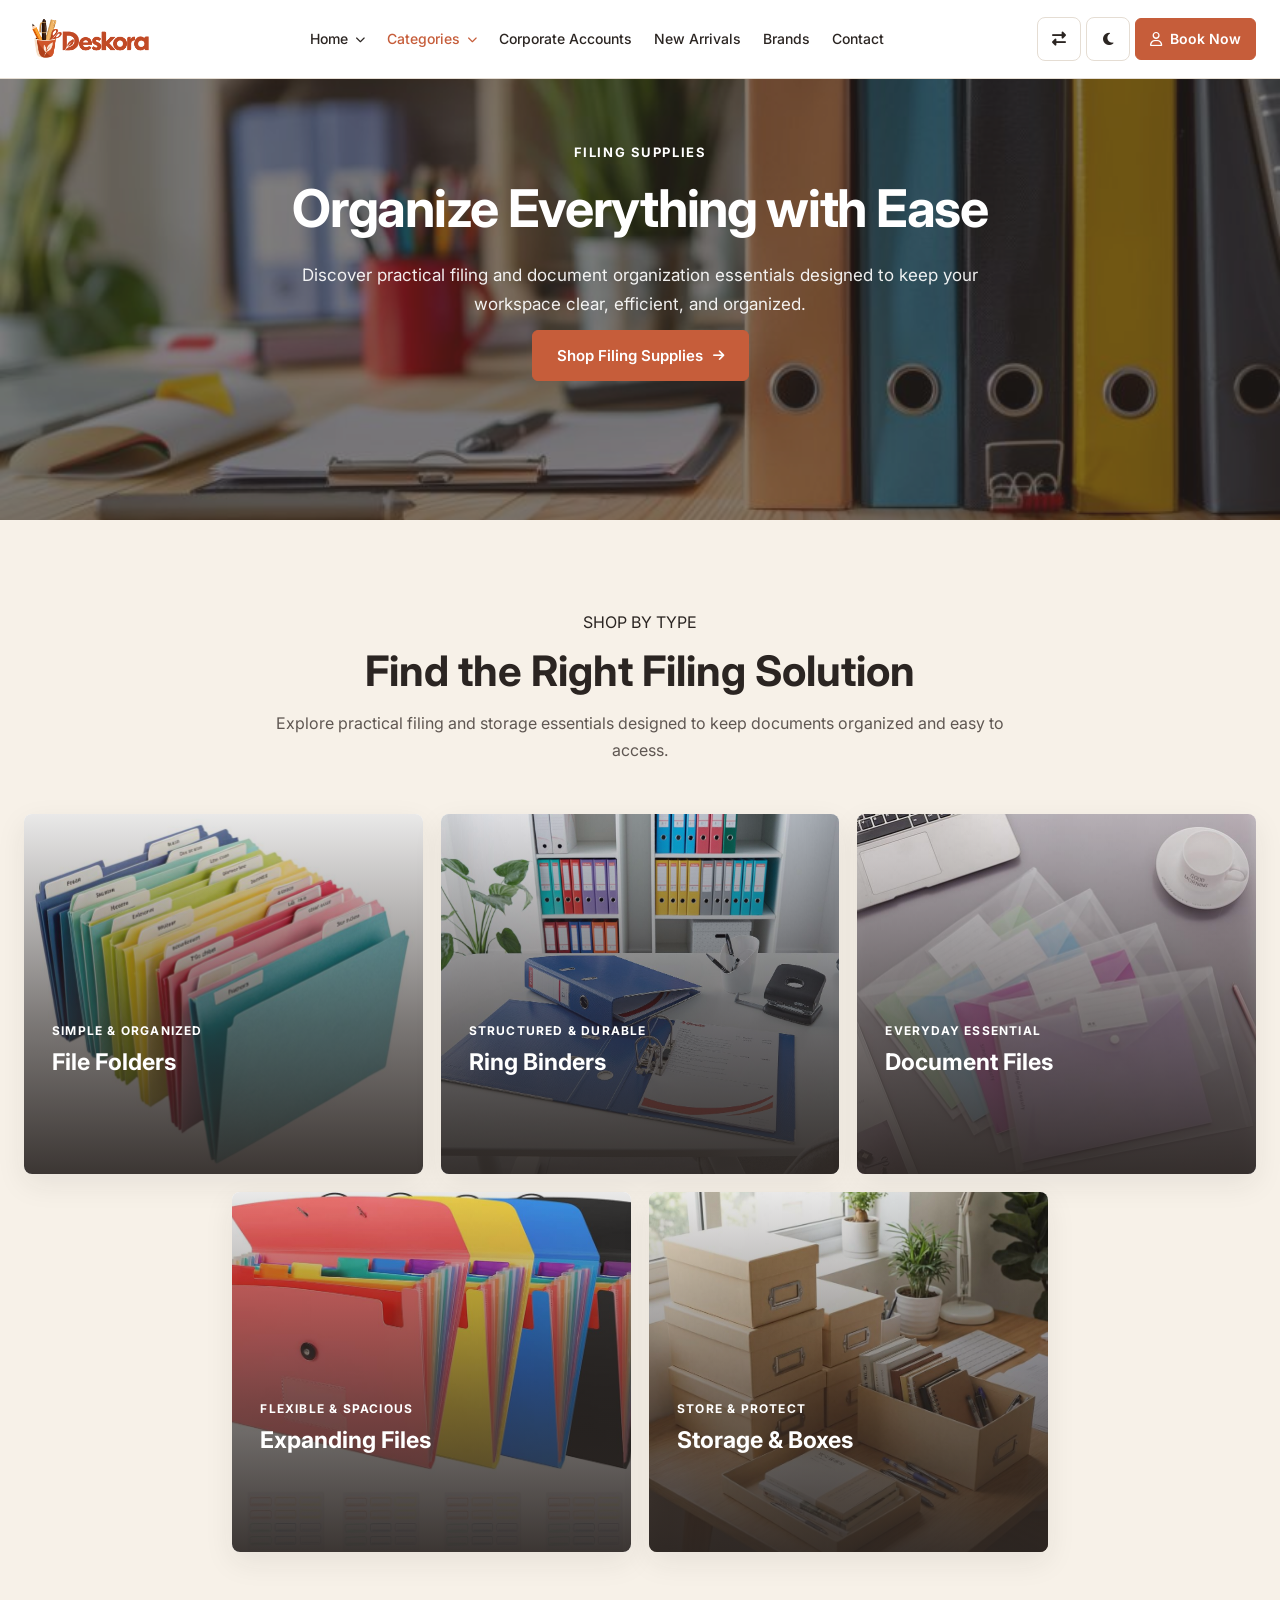
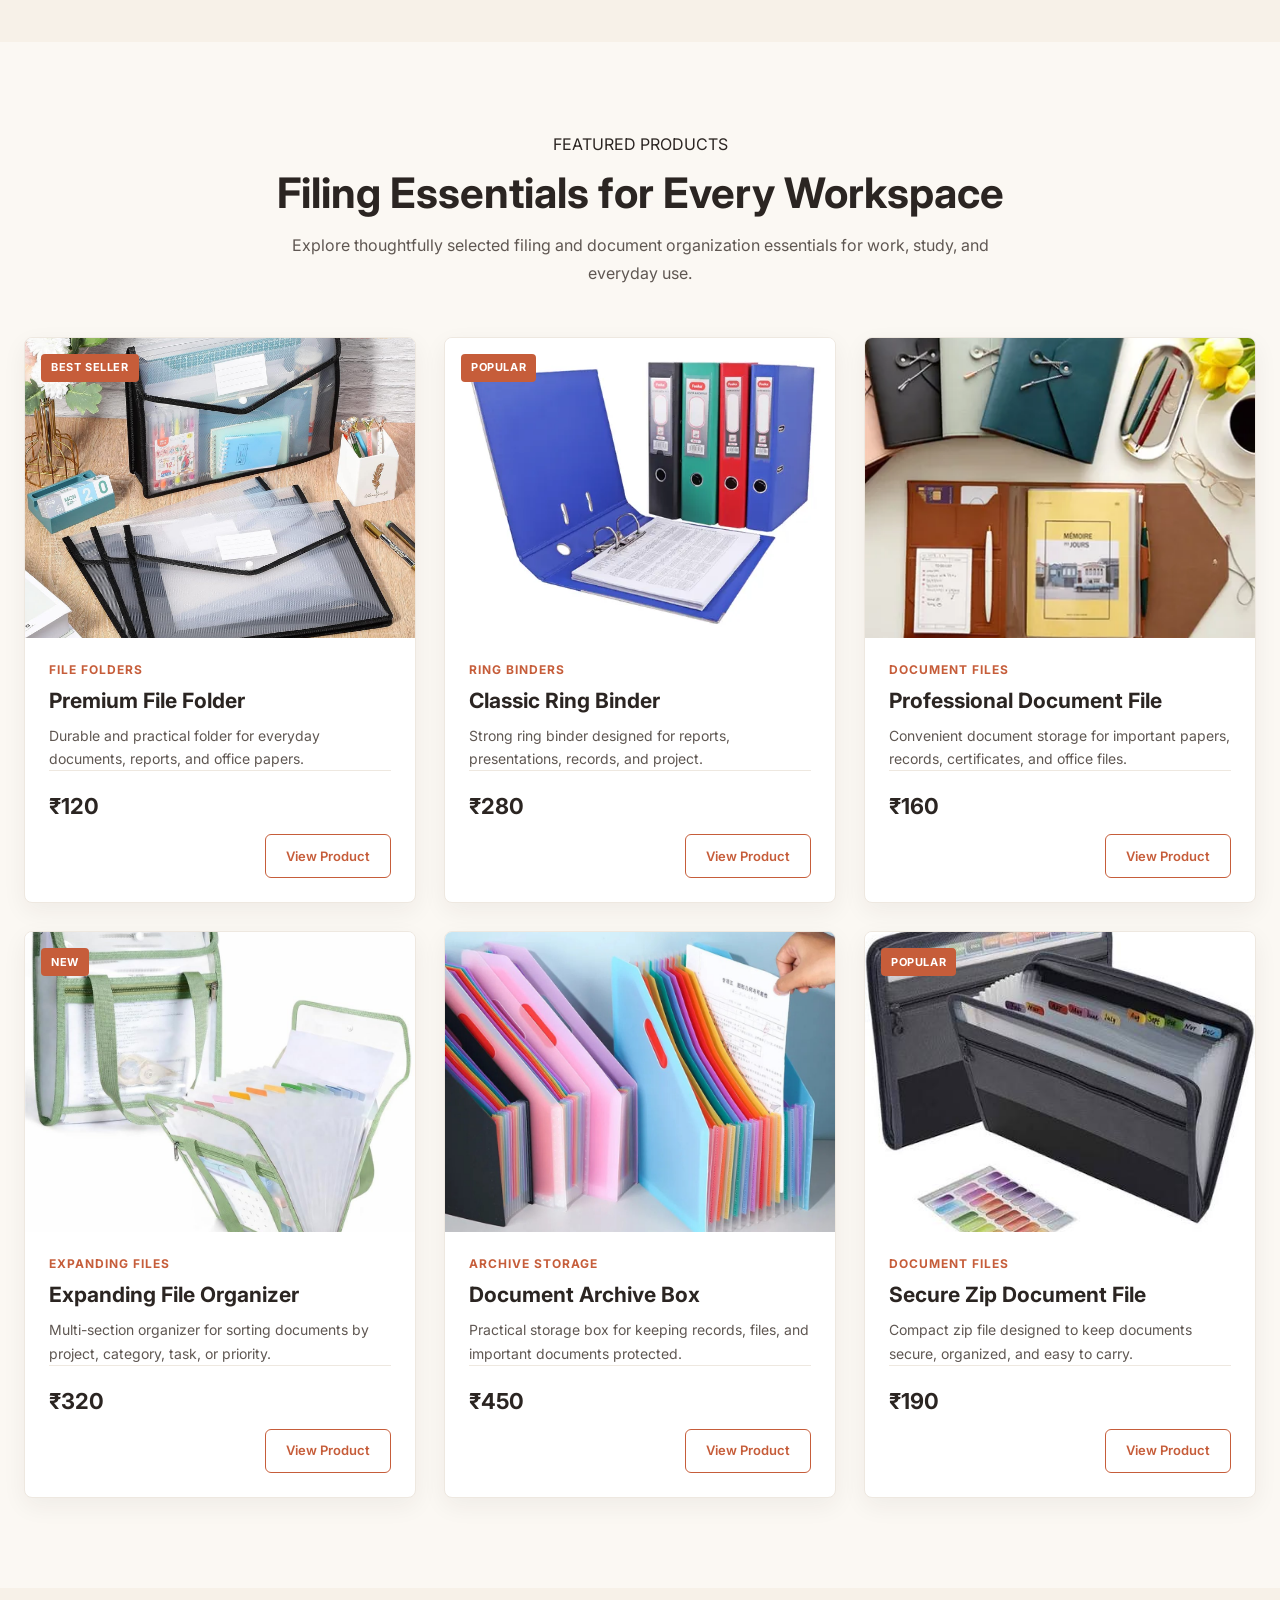
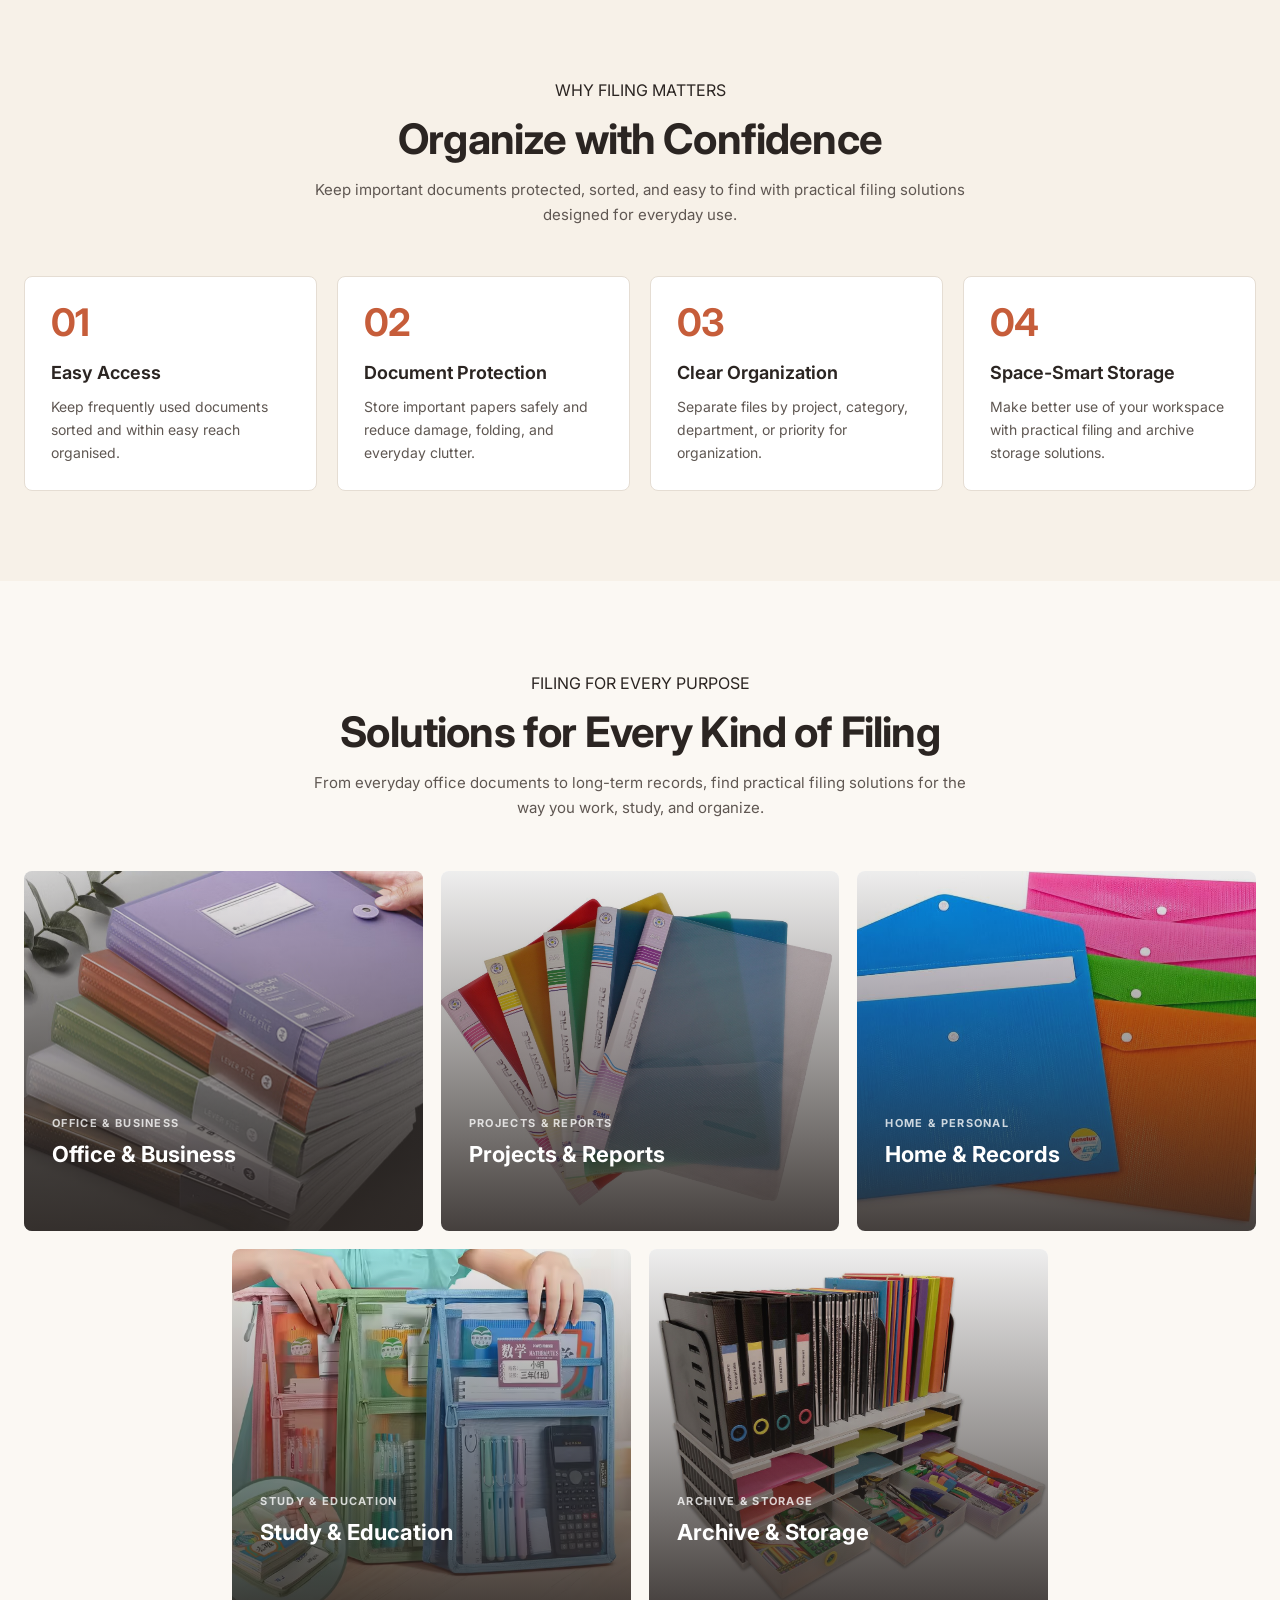
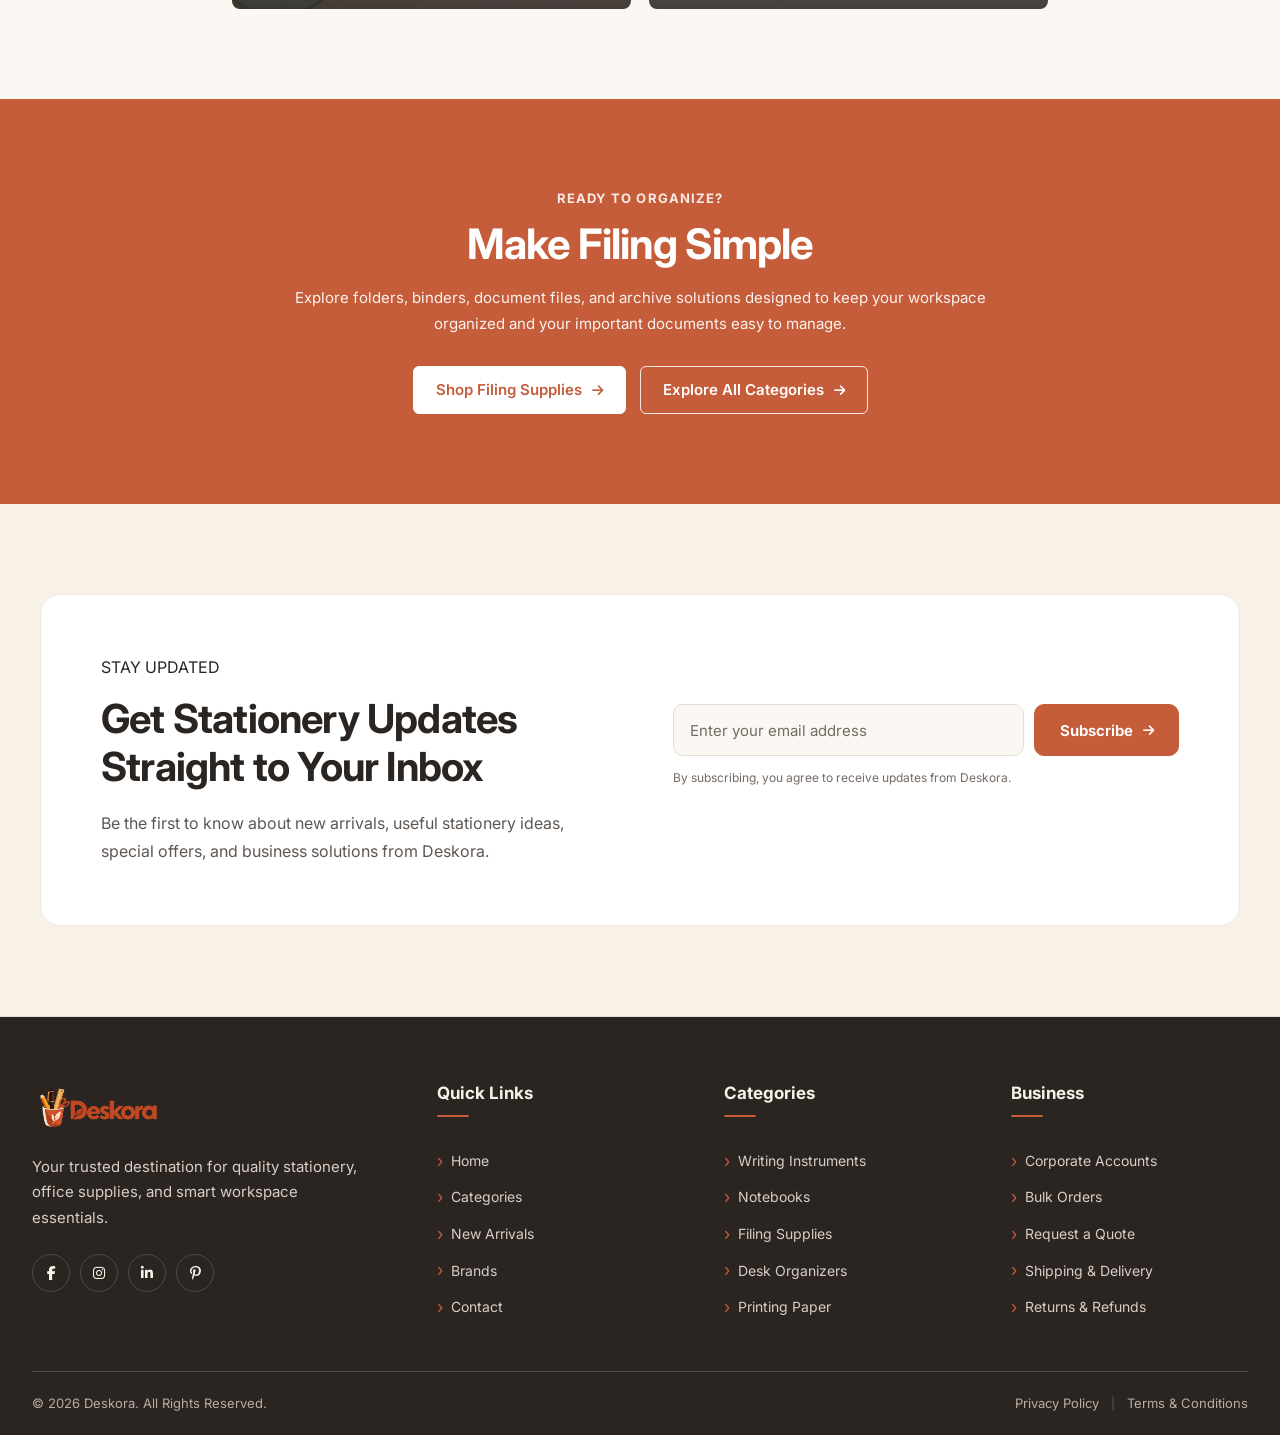
<file: category-filing-supplies.html>
<!DOCTYPE html>
<html lang="en" dir="ltr">

<head>

    <!-- =====================================================
         BASIC META
    ====================================================== -->

    <meta charset="UTF-8">

    <meta
        name="viewport"
        content="width=device-width, initial-scale=1.0">

    <meta
        name="description"
        content="Modern stationery and office supplies store for personal and corporate needs.">

    <meta
        name="keywords"
        content="stationery, office supplies, notebooks, pens, paper, corporate supplies">

    <meta name="author" content="Stationery Store">


    <!-- =====================================================
         PAGE TITLE
    ====================================================== -->

    <title>Stationery Store | Office & Stationery Supplies</title>
    <!-- =========================================================
     FAVICON
========================================================= -->

<link
    rel="icon"
    type="image/png"
    href="images/logo.png"
>


    <!-- =====================================================
         GOOGLE FONT
         We will keep one font family consistent
         throughout the complete website.
    ====================================================== -->

    <link rel="preconnect" href="https://fonts.googleapis.com">

    <link rel="preconnect"
          href="https://fonts.gstatic.com"
          crossorigin>

    <link
        href="https://fonts.googleapis.com/css2?family=Inter:wght@400;500;600;700&display=swap"
        rel="stylesheet">


    <!-- =====================================================
         FONT AWESOME
         Used for header icons
    ====================================================== -->

    <link
        rel="stylesheet"
        href="https://cdnjs.cloudflare.com/ajax/libs/font-awesome/6.5.2/css/all.min.css">


    <!-- =====================================================
         MAIN CSS
         Part 2
    ====================================================== -->

    <link
        rel="stylesheet"
        href="css/style.css">


    <!-- =====================================================
         RESPONSIVE CSS
         Part 3
    ====================================================== -->

    <link
        rel="stylesheet"
        href="css/responsive.css">

</head>


<body>


    <!-- =====================================================
         HEADER
    ====================================================== -->

    <header class="site-header" id="siteHeader">

        <div class="header-container">


            <!-- =================================================
                 LOGO
            ================================================== -->

            <a
                href="index.html"
                class="site-logo"
                aria-label="Stationery Store Home">

                <img
                    src="images/logo.png"
                    alt="Stationery Store Logo">

            </a>


            <!-- =================================================
                 DESKTOP NAVIGATION
            ================================================== -->

            <nav
                class="main-navigation"
                id="mainNavigation"
                aria-label="Main Navigation">

                <ul class="nav-list">


                    <!-- =========================================
                         HOME
                    ========================================== -->

                    <li class="nav-item nav-item-dropdown">

                        <button
                            type="button"
                            class="nav-link dropdown-toggle"
                            aria-expanded="false"
                            aria-haspopup="true">

                            <span>Home</span>

                            <i
                                class="fa-solid fa-chevron-down"
                                aria-hidden="true">
                            </i>

                        </button>


                        <ul class="dropdown-menu">

                            <li>

                                <a
                                    href="index.html"
                                    class="dropdown-link">

                                    Home 1

                                </a>

                            </li>


                            <li>

                                <a
                                    href="home-2.html"
                                    class="dropdown-link">

                                    Home 2

                                </a>

                            </li>

                        </ul>

                    </li>


                    <!-- =========================================
                         CATEGORIES
                    ========================================== -->

                    <li class="nav-item nav-item-dropdown">

                        <button
                            type="button"
                            class="nav-link dropdown-toggle active"
                            aria-expanded="false"
                            aria-haspopup="true">

                            <span>Categories</span>

                            <i
                                class="fa-solid fa-chevron-down"
                                aria-hidden="true">
                            </i>

                        </button>


                        <ul class="dropdown-menu">


                            <li>

                                <a
                                    href="category-writing-instruments.html"
                                    class="dropdown-link">

                                    Writing Instruments

                                </a>

                            </li>


                            <li>

                                <a
                                    href="category-notebooks.html"
                                    class="dropdown-link">

                                    Notebooks

                                </a>

                            </li>


                            <li>

                                <a
                                    href="category-filing-supplies.html"
                                    class="dropdown-link active">

                                    Filing Supplies

                                </a>

                            </li>


                            <li>

                                <a
                                    href="category-desk-organizers.html"
                                    class="dropdown-link">

                                    Desk Organizers

                                </a>

                            </li>


                            <li>

                                <a
                                    href="category-printing-paper.html"
                                    class="dropdown-link">

                                    Printing Paper

                                </a>

                            </li>

                        </ul>

                    </li>


                    <!-- =========================================
                         CORPORATE ACCOUNTS
                    ========================================== -->

                    <li class="nav-item">

                        <a
                            href="corporate-accounts.html"
                            class="nav-link">

                            Corporate Accounts

                        </a>

                    </li>


                    <!-- =========================================
                         NEW ARRIVALS
                    ========================================== -->

                    <li class="nav-item">

                        <a
                            href="new-arrivals.html"
                            class="nav-link">

                            New Arrivals

                        </a>

                    </li>


                    <!-- =========================================
                         BRANDS
                    ========================================== -->

                    <li class="nav-item">

                        <a
                            href="brands.html"
                            class="nav-link">

                            Brands

                        </a>

                    </li>


                    <!-- =========================================
                         CONTACT
                    ========================================== -->

                    <li class="nav-item">

                        <a
                            href="contact.html"
                            class="nav-link">

                            Contact

                        </a>

                    </li>

                </ul>

            </nav>


            <!-- =================================================
                 HEADER ACTIONS
            ================================================== -->

            <div class="header-actions">


                <!-- =============================================
                     RTL BUTTON
                ============================================== -->

                <button
                    type="button"
                    class="header-action-btn rtl-toggle-btn"
                    id="rtlToggleBtn"
                    aria-label="Switch RTL layout"
                    title="RTL">

                    <i
                        class="fa-solid fa-right-left"
                        aria-hidden="true">
                    </i>

                    

                </button>


                <!-- =============================================
                     DARK MODE BUTTON
                ============================================== -->

                <button
                    type="button"
                    class="header-action-btn theme-toggle-btn"
                    id="themeToggleBtn"
                    aria-label="Toggle dark mode"
                    title="Dark Mode">

                    <i
                        class="fa-solid fa-moon theme-icon theme-icon-dark"
                        aria-hidden="true">
                    </i>

                    <i
                        class="fa-solid fa-sun theme-icon theme-icon-light"
                        aria-hidden="true">
                    </i>

                    

                </button>


                <!-- =============================================
                     LOGIN BUTTON
                ============================================== -->

                <a
                    href="contact.html"
                    class="header-login-btn">

                    <i
                        class="fa-regular fa-user"
                        aria-hidden="true">
                    </i>

                    <span>
                        Book Now
                    </span>

                </a>

            </div>


            <!-- =================================================
                 HAMBURGER BUTTON
                 Mobile + iPad Mini + iPad Pro
            ================================================== -->

            <button
                type="button"
                class="menu-toggle"
                id="menuToggle"
                aria-label="Open navigation menu"
                aria-expanded="false"
                aria-controls="mobileMenu">

                <span class="menu-line"></span>
                <span class="menu-line"></span>
                <span class="menu-line"></span>

            </button>

        </div>


        <!-- =====================================================
             MOBILE / TABLET MENU
             All menus + buttons are inside hamburger
        ====================================================== -->

        <div
            class="mobile-menu"
            id="mobileMenu">

            <div class="mobile-menu-inner">


                <!-- =============================================
                     MOBILE NAVIGATION
                ============================================== -->

                <nav
                    class="mobile-navigation"
                    aria-label="Mobile Navigation">

                    <ul class="mobile-nav-list">


                        <!-- =====================================
                             HOME
                        ====================================== -->

                        <li class="mobile-nav-item mobile-dropdown">

                            <button
                                type="button"
                                class="mobile-nav-link mobile-dropdown-toggle"
                                aria-expanded="false">

                                <span>Home</span>

                                <i
                                    class="fa-solid fa-chevron-down"
                                    aria-hidden="true">
                                </i>

                            </button>


                            <ul class="mobile-dropdown-menu">

                                <li>

                                    <a
                                        href="index.html"
                                        class="mobile-dropdown-link">

                                        Home 1

                                    </a>

                                </li>


                                <li>

                                    <a
                                        href="home-2.html"
                                        class="mobile-dropdown-link">

                                        Home 2

                                    </a>

                                </li>

                            </ul>

                        </li>


                        <!-- =====================================
                             CATEGORIES
                        ====================================== -->

                        <li class="mobile-nav-item mobile-dropdown">

                            <button
                                type="button"
                                class="mobile-nav-link mobile-dropdown-toggle active"
                                aria-expanded="false">

                                <span>Categories</span>

                                <i
                                    class="fa-solid fa-chevron-down"
                                    aria-hidden="true">
                                </i>

                            </button>


                            <ul class="mobile-dropdown-menu">

                                <li>

                                    <a
                                        href="category-writing-instruments.html"
                                        class="mobile-dropdown-link">

                                        Writing Instruments

                                    </a>

                                </li>


                                <li>

                                    <a
                                        href="category-notebooks.html"
                                        class="mobile-dropdown-link">

                                        Notebooks

                                    </a>

                                </li>


                                <li>

                                    <a
                                        href="category-filing-supplies.html"
                                        class="mobile-dropdown-link active">

                                        Filing Supplies

                                    </a>

                                </li>


                                <li>

                                    <a
                                        href="category-desk-organizers.html"
                                        class="mobile-dropdown-link">

                                        Desk Organizers

                                    </a>

                                </li>


                                <li>

                                    <a
                                        href="category-printing-paper.html"
                                        class="mobile-dropdown-link">

                                        Printing Paper

                                    </a>

                                </li>

                            </ul>

                        </li>


                        <!-- =====================================
                             CORPORATE ACCOUNTS
                        ====================================== -->

                        <li class="mobile-nav-item">

                            <a
                                href="corporate-accounts.html"
                                class="mobile-nav-link">

                                Corporate Accounts

                            </a>

                        </li>


                        <!-- =====================================
                             NEW ARRIVALS
                        ====================================== -->

                        <li class="mobile-nav-item">

                            <a
                                href="new-arrivals.html"
                                class="mobile-nav-link">

                                New Arrivals

                            </a>

                        </li>


                        <!-- =====================================
                             BRANDS
                        ====================================== -->

                        <li class="mobile-nav-item">

                            <a
                                href="brands.html"
                                class="mobile-nav-link">

                                Brands

                            </a>

                        </li>


                        <!-- =====================================
                             CONTACT
                        ====================================== -->

                        <li class="mobile-nav-item">

                            <a
                                href="contact.html"
                                class="mobile-nav-link">

                                Contact

                            </a>

                        </li>

                    </ul>

                </nav>


                <!-- =============================================
                     MOBILE ACTIONS
                     RTL + DARK MODE + LOGIN
                ============================================== -->

                <div class="mobile-menu-actions">


                    <!-- RTL -->

                    <button
                        type="button"
                        class="mobile-action-btn rtl-toggle-btn"
                        id="mobileRtlToggleBtn">

                        <i
                            class="fa-solid fa-right-left"
                            aria-hidden="true">
                        </i>

                        <span>RTL</span>

                    </button>


                    <!-- DARK MODE -->

                    <button
                        type="button"
                        class="mobile-action-btn theme-toggle-btn"
                        id="mobileThemeToggleBtn">

                        <i
                            class="fa-solid fa-moon theme-icon theme-icon-dark"
                            aria-hidden="true">
                        </i>

                        <i
                            class="fa-solid fa-sun theme-icon theme-icon-light"
                            aria-hidden="true">
                        </i>

                        <span class="theme-text">
                            Dark Mode
                        </span>

                    </button>


                    <!-- LOGIN -->

                    <a
                        href="contact.html"
                        class="mobile-login-btn">

                        <i
                            class="fa-regular fa-user"
                            aria-hidden="true">
                        </i>

                        <span>
                            Book Now
                        </span>

                    </a>
                </div>

            </div>

        </div>

    </header>


    <!-- =====================================================
         MAIN CONTENT STARTS HERE
         We will add sections later.
    ====================================================== -->

    <main id="mainContent">
<!-- =========================================================
     FILING SUPPLIES CATEGORY PAGE
     SECTION 1: HERO
     PART 1 - HTML
========================================================= -->

<section
    class="category-hero-section"
    id="filingSuppliesHero"
    aria-labelledby="filingSuppliesHeroTitle"
>

    <div class="category-hero-overlay"></div>

    <div class="category-hero-container">

        <div class="category-hero-content">

            <span class="section-eyebrow">
                FILING SUPPLIES
            </span>

            <h1
                class="category-hero-title"
                id="filingSuppliesHeroTitle"
            >
                Organize Everything with Ease
            </h1>

            <p class="category-hero-description">
                Discover practical filing and document organization
                essentials designed to keep your workspace clear,
                efficient, and organized.
            </p>

            <a
                href="#featuredFilingProducts"
                class="primary-btn category-hero-btn"
            >
                Shop Filing Supplies
                <i
                    class="fas fa-arrow-right"
                    aria-hidden="true"
                ></i>
            </a>

        </div>

    </div>

</section>
<!-- =========================================================
     FILING SUPPLIES CATEGORY PAGE
     SECTION 2: SHOP BY TYPE
     PART 1 - HTML
========================================================= -->

<section
    class="filing-types-section"
    id="filingTypesSection"
    aria-labelledby="filingTypesTitle"
>

    <div class="filing-types-container">

        <!-- Section Header -->
        <div class="filing-types-header">

            <span class="section-eyebrow">
                SHOP BY TYPE
            </span>

            <h2
                class="filing-types-title"
                id="filingTypesTitle"
            >
                Find the Right Filing Solution
            </h2>

            <p class="filing-types-description">
                Explore practical filing and storage essentials
                designed to keep documents organized and easy to access.
            </p>

        </div>


        <!-- Filing Type Cards -->
        <div class="filing-types-grid">

            <!-- =================================================
                 CARD 1 — FILE FOLDERS
            ================================================== -->

            <article class="filing-type-card">

                <div class="filing-type-image-wrapper">

                    <img
                        src="images/filing-type-file-folders.jpg"
                        alt="File folders for organizing documents"
                        class="filing-type-image"
                        loading="lazy"
                    >

                </div>

                <div class="filing-type-overlay">

                    <div class="filing-type-content">

                        <span class="filing-type-label">
                            SIMPLE & ORGANIZED
                        </span>

                        <h3 class="filing-type-title">
                            File Folders
                        </h3>

                        <p class="filing-type-description">
                            Practical folders for organizing documents,
                            papers, records, and everyday office files.
                        </p>

                        <a
                            href="#featuredFilingProducts"
                            class="filing-type-link"
                        >
                            Explore File Folders
                            <i
                                class="fas fa-arrow-right"
                                aria-hidden="true"
                            ></i>
                        </a>

                    </div>

                </div>

            </article>


            <!-- =================================================
                 CARD 2 — RING BINDERS
            ================================================== -->

            <article class="filing-type-card">

                <div class="filing-type-image-wrapper">

                    <img
                        src="images/filing-type-ring-binders.jpg"
                        alt="Ring binders for organized document storage"
                        class="filing-type-image"
                        loading="lazy"
                    >

                </div>

                <div class="filing-type-overlay">

                    <div class="filing-type-content">

                        <span class="filing-type-label">
                            STRUCTURED & DURABLE
                        </span>

                        <h3 class="filing-type-title">
                            Ring Binders
                        </h3>

                        <p class="filing-type-description">
                            Durable binders for reports, presentations,
                            records, reference documents, and projects.
                        </p>

                        <a
                            href="#featuredFilingProducts"
                            class="filing-type-link"
                        >
                            Explore Ring Binders
                            <i
                                class="fas fa-arrow-right"
                                aria-hidden="true"
                            ></i>
                        </a>

                    </div>

                </div>

            </article>


            <!-- =================================================
                 CARD 3 — DOCUMENT FILES
            ================================================== -->

            <article class="filing-type-card">

                <div class="filing-type-image-wrapper">

                    <img
                        src="images/filing-type-document-files.jpg"
                        alt="Document files for everyday office organization"
                        class="filing-type-image"
                        loading="lazy"
                    >

                </div>

                <div class="filing-type-overlay">

                    <div class="filing-type-content">

                        <span class="filing-type-label">
                            EVERYDAY ESSENTIAL
                        </span>

                        <h3 class="filing-type-title">
                            Document Files
                        </h3>

                        <p class="filing-type-description">
                            Convenient document files for keeping
                            important papers protected, sorted & ready.
                        </p>

                        <a
                            href="#featuredFilingProducts"
                            class="filing-type-link"
                        >
                            Explore Document Files
                            <i
                                class="fas fa-arrow-right"
                                aria-hidden="true"
                            ></i>
                        </a>

                    </div>

                </div>

            </article>


            <!-- =================================================
                 CARD 4 — EXPANDING FILES
            ================================================== -->

            <article class="filing-type-card">

                <div class="filing-type-image-wrapper">

                    <img
                        src="images/filing-type-expanding-files.jpg"
                        alt="Expanding files for sorting multiple documents"
                        class="filing-type-image"
                        loading="lazy"
                    >

                </div>

                <div class="filing-type-overlay">

                    <div class="filing-type-content">

                        <span class="filing-type-label">
                            FLEXIBLE & SPACIOUS
                        </span>

                        <h3 class="filing-type-title">
                            Expanding Files
                        </h3>

                        <p class="filing-type-description">
                            Multi-section filing solutions for sorting
                            documents by project, category, or priority.
                        </p>

                        <a
                            href="#featuredFilingProducts"
                            class="filing-type-link"
                        >
                            Explore Expanding Files
                            <i
                                class="fas fa-arrow-right"
                                aria-hidden="true"
                            ></i>
                        </a>

                    </div>

                </div>

            </article>


            <!-- =================================================
                 CARD 5 — STORAGE & ARCHIVE BOXES
            ================================================== -->

            <article class="filing-type-card">

                <div class="filing-type-image-wrapper">

                    <img
                        src="images/filing-type-storage-boxes.jpg"
                        alt="Storage and archive boxes for document organization"
                        class="filing-type-image"
                        loading="lazy"
                    >

                </div>

                <div class="filing-type-overlay">

                    <div class="filing-type-content">

                        <span class="filing-type-label">
                            STORE & PROTECT
                        </span>

                        <h3 class="filing-type-title">
                            Storage & Boxes
                        </h3>

                        <p class="filing-type-description">
                            Reliable storage solutions for keeping
                            documents, records, and files protected time.
                        </p>

                        <a
                            href="#featuredFilingProducts"
                            class="filing-type-link"
                        >
                            Explore Storage Boxes
                            <i
                                class="fas fa-arrow-right"
                                aria-hidden="true"
                            ></i>
                        </a>

                    </div>

                </div>

            </article>

        </div>

    </div>

</section>
<!-- =========================================================
     FILING SUPPLIES CATEGORY PAGE
     SECTION 3: FEATURED FILING SUPPLIES
     PART 1 - HTML
========================================================= -->

<section
    class="filing-products-section"
    id="featuredFilingProducts"
    aria-labelledby="featuredFilingProductsTitle"
>

    <div class="filing-products-container">

        <!-- Section Header -->
        <div class="filing-products-header">

            <span class="section-eyebrow">
                FEATURED PRODUCTS
            </span>

            <h2
                class="filing-products-title"
                id="featuredFilingProductsTitle"
            >
                Filing Essentials for Every Workspace
            </h2>

            <p class="filing-products-description">
                Explore thoughtfully selected filing and document
                organization essentials for work, study, and everyday use.
            </p>

        </div>


        <!-- Product Grid -->
        <div class="filing-products-grid">


            <!-- =================================================
                 PRODUCT 1
            ================================================== -->

            <article class="filing-product-card">

                <div class="filing-product-image-wrapper">

                    <img
                        src="images/filing-product-premium-file-folder.jpg"
                        alt="Premium file folder"
                        class="filing-product-image"
                        loading="lazy"
                    >

                    <span class="filing-product-badge">
                        BEST SELLER
                    </span>

                </div>

                <div class="filing-product-content">

                    <span class="filing-product-category">
                        FILE FOLDERS
                    </span>

                    <h3 class="filing-product-title">
                        Premium File Folder
                    </h3>

                    <p class="filing-product-description">
                        Durable and practical folder for everyday
                        documents, reports, and office papers.
                    </p>

                    <div class="filing-product-bottom">

                        <span class="filing-product-price">
                            ₹120
                        </span>

                        <div class="filing-product-actions">

                            <a
                                href="#"
                                class="filing-product-view-btn"
                            >
                                View Product
                            </a>

                            <button
                                type="button"
                                class="filing-product-cart-btn"
                            >
                                Add to Cart
                                <i
                                    class="fas fa-cart-plus"
                                    aria-hidden="true"
                                ></i>
                            </button>

                        </div>

                    </div>

                </div>

            </article>


            <!-- =================================================
                 PRODUCT 2
            ================================================== -->

            <article class="filing-product-card">

                <div class="filing-product-image-wrapper">

                    <img
                        src="images/filing-product-ring-binder.jpg"
                        alt="Classic ring binder"
                        class="filing-product-image"
                        loading="lazy"
                    >

                    <span class="filing-product-badge">
                        POPULAR
                    </span>

                </div>

                <div class="filing-product-content">

                    <span class="filing-product-category">
                        RING BINDERS
                    </span>

                    <h3 class="filing-product-title">
                        Classic Ring Binder
                    </h3>

                    <p class="filing-product-description">
                        Strong ring binder designed for reports,
                        presentations, records, and project.
                    </p>

                    <div class="filing-product-bottom">

                        <span class="filing-product-price">
                            ₹280
                        </span>

                        <div class="filing-product-actions">

                            <a
                                href="#"
                                class="filing-product-view-btn"
                            >
                                View Product
                            </a>

                            <button
                                type="button"
                                class="filing-product-cart-btn"
                            >
                                Add to Cart
                                <i
                                    class="fas fa-cart-plus"
                                    aria-hidden="true"
                                ></i>
                            </button>

                        </div>

                    </div>

                </div>

            </article>


            <!-- =================================================
                 PRODUCT 3
            ================================================== -->

            <article class="filing-product-card">

                <div class="filing-product-image-wrapper">

                    <img
                        src="images/filing-product-document-file.jpg"
                        alt="Professional document file"
                        class="filing-product-image"
                        loading="lazy"
                    >

                </div>

                <div class="filing-product-content">

                    <span class="filing-product-category">
                        DOCUMENT FILES
                    </span>

                    <h3 class="filing-product-title">
                        Professional Document File
                    </h3>

                    <p class="filing-product-description">
                        Convenient document storage for important
                        papers, records, certificates, and office files.
                    </p>

                    <div class="filing-product-bottom">

                        <span class="filing-product-price">
                            ₹160
                        </span>

                        <div class="filing-product-actions">

                            <a
                                href="#"
                                class="filing-product-view-btn"
                            >
                                View Product
                            </a>

                            <button
                                type="button"
                                class="filing-product-cart-btn"
                            >
                                Add to Cart
                                <i
                                    class="fas fa-cart-plus"
                                    aria-hidden="true"
                                ></i>
                            </button>

                        </div>

                    </div>

                </div>

            </article>


            <!-- =================================================
                 PRODUCT 4
            ================================================== -->

            <article class="filing-product-card">

                <div class="filing-product-image-wrapper">

                    <img
                        src="images/filing-product-expanding-file.jpg"
                        alt="Expanding file organizer"
                        class="filing-product-image"
                        loading="lazy"
                    >

                    <span class="filing-product-badge">
                        NEW
                    </span>

                </div>

                <div class="filing-product-content">

                    <span class="filing-product-category">
                        EXPANDING FILES
                    </span>

                    <h3 class="filing-product-title">
                        Expanding File Organizer
                    </h3>

                    <p class="filing-product-description">
                        Multi-section organizer for sorting documents
                        by project, category, task, or priority.
                    </p>

                    <div class="filing-product-bottom">

                        <span class="filing-product-price">
                            ₹320
                        </span>

                        <div class="filing-product-actions">

                            <a
                                href="#"
                                class="filing-product-view-btn"
                            >
                                View Product
                            </a>

                            <button
                                type="button"
                                class="filing-product-cart-btn"
                            >
                                Add to Cart
                                <i
                                    class="fas fa-cart-plus"
                                    aria-hidden="true"
                                ></i>
                            </button>

                        </div>

                    </div>

                </div>

            </article>


            <!-- =================================================
                 PRODUCT 5
            ================================================== -->

            <article class="filing-product-card">

                <div class="filing-product-image-wrapper">

                    <img
                        src="images/filing-product-archive-box.jpg"
                        alt="Document archive storage box"
                        class="filing-product-image"
                        loading="lazy"
                    >

                </div>

                <div class="filing-product-content">

                    <span class="filing-product-category">
                        ARCHIVE STORAGE
                    </span>

                    <h3 class="filing-product-title">
                        Document Archive Box
                    </h3>

                    <p class="filing-product-description">
                        Practical storage box for keeping records,
                        files, and important documents protected.
                    </p>

                    <div class="filing-product-bottom">

                        <span class="filing-product-price">
                            ₹450
                        </span>

                        <div class="filing-product-actions">

                            <a
                                href="#"
                                class="filing-product-view-btn"
                            >
                                View Product
                            </a>

                            <button
                                type="button"
                                class="filing-product-cart-btn"
                            >
                                Add to Cart
                                <i
                                    class="fas fa-cart-plus"
                                    aria-hidden="true"
                                ></i>
                            </button>

                        </div>

                    </div>

                </div>

            </article>


            <!-- =================================================
                 PRODUCT 6
            ================================================== -->

            <article class="filing-product-card">

                <div class="filing-product-image-wrapper">

                    <img
                        src="images/filing-product-zip-file.jpg"
                        alt="Zip document file"
                        class="filing-product-image"
                        loading="lazy"
                    >

                    <span class="filing-product-badge">
                        POPULAR
                    </span>

                </div>

                <div class="filing-product-content">

                    <span class="filing-product-category">
                        DOCUMENT FILES
                    </span>

                    <h3 class="filing-product-title">
                        Secure Zip Document File
                    </h3>

                    <p class="filing-product-description">
                        Compact zip file designed to keep documents
                        secure, organized, and easy to carry.
                    </p>

                    <div class="filing-product-bottom">

                        <span class="filing-product-price">
                            ₹190
                        </span>

                        <div class="filing-product-actions">

                            <a
                                href="#"
                                class="filing-product-view-btn"
                            >
                                View Product
                            </a>

                            <button
                                type="button"
                                class="filing-product-cart-btn"
                            >
                                Add to Cart
                                <i
                                    class="fas fa-cart-plus"
                                    aria-hidden="true"
                                ></i>
                            </button>

                        </div>

                    </div>

                </div>

            </article>


        </div>

    </div>

</section>
<!-- =========================================================
     FILING SUPPLIES
     SECTION 4: WHY FILING MATTERS
     PART 1 - UPDATED HTML
========================================================= -->

<section
    class="filing-benefits-section"
    id="filingBenefitsSection"
    aria-labelledby="filingBenefitsTitle"
>

    <div class="filing-benefits-container">

        <!-- Section Header -->
        <div class="filing-benefits-header">

            <span class="section-eyebrow">
                WHY FILING MATTERS
            </span>

            <h2
                class="filing-benefits-title"
                id="filingBenefitsTitle"
            >
                Organize with Confidence
            </h2>

            <p class="filing-benefits-description">
                Keep important documents protected, sorted, and easy to find
                with practical filing solutions designed for everyday use.
            </p>

        </div>


        <!-- Benefits Grid -->
        <div class="filing-benefits-grid">

            <!-- Benefit 01 -->
            <article class="filing-benefit-card">

                <span class="filing-benefit-number">
                    01
                </span>

                <div class="filing-benefit-content">

                    <h3 class="filing-benefit-title">
                        Easy Access
                    </h3>

                    <p class="filing-benefit-text">
                        Keep frequently used documents sorted and within
                        easy reach organised.
                    </p>

                </div>

            </article>


            <!-- Benefit 02 -->
            <article class="filing-benefit-card">

                <span class="filing-benefit-number">
                    02
                </span>

                <div class="filing-benefit-content">

                    <h3 class="filing-benefit-title">
                        Document Protection
                    </h3>

                    <p class="filing-benefit-text">
                        Store important papers safely and reduce damage,
                        folding, and everyday clutter.
                    </p>

                </div>

            </article>


            <!-- Benefit 03 -->
            <article class="filing-benefit-card">

                <span class="filing-benefit-number">
                    03
                </span>

                <div class="filing-benefit-content">

                    <h3 class="filing-benefit-title">
                        Clear Organization
                    </h3>

                    <p class="filing-benefit-text">
                        Separate files by project, category, department,
                        or priority for organization.
                    </p>

                </div>

            </article>


            <!-- Benefit 04 -->
            <article class="filing-benefit-card">

                <span class="filing-benefit-number">
                    04
                </span>

                <div class="filing-benefit-content">

                    <h3 class="filing-benefit-title">
                        Space-Smart Storage
                    </h3>

                    <p class="filing-benefit-text">
                        Make better use of your workspace with practical
                        filing and archive storage solutions.
                    </p>

                </div>

            </article>

        </div>

    </div>

</section>
<!-- =========================================================
     FILING SUPPLIES
     SECTION 5: FILING SOLUTIONS FOR EVERY PURPOSE
     PART 1 - HTML
========================================================= -->

<section
    class="filing-purpose-section"
    id="filingPurposeSection"
    aria-labelledby="filingPurposeTitle"
>

    <div class="filing-purpose-container">

        <!-- Section Header -->
        <div class="filing-purpose-header">

            <span class="section-eyebrow">
                FILING FOR EVERY PURPOSE
            </span>

            <h2
                class="filing-purpose-title"
                id="filingPurposeTitle"
            >
                Solutions for Every Kind of Filing
            </h2>

            <p class="filing-purpose-description">
                From everyday office documents to long-term records,
                find practical filing solutions for the way you work,
                study, and organize.
            </p>

        </div>


        <!-- Purpose Cards -->
        <div class="filing-purpose-grid">

            <!-- Card 01 -->
            <article class="filing-purpose-card">

                <div class="filing-purpose-image-wrapper">
                    <img
                        src="images/filing-purpose-office-business.jpg"
                        alt="Office and business filing supplies"
                        class="filing-purpose-image"
                        loading="lazy"
                    >
                </div>

                <div class="filing-purpose-overlay"></div>

                <div class="filing-purpose-content">

                    <span class="filing-purpose-label">
                        OFFICE &amp; BUSINESS
                    </span>

                    <h3 class="filing-purpose-card-title">
                        Office &amp; Business
                    </h3>

                    <p class="filing-purpose-card-text">
                        Keep daily office documents, records, and
                        paperwork organized and easy to access.
                    </p>

                    <a
                        href="#featuredFilingProducts"
                        class="filing-purpose-link"
                    >
                        Explore Office Filing
                        <i class="fas fa-arrow-right" aria-hidden="true"></i>
                    </a>

                </div>

            </article>


            <!-- Card 02 -->
            <article class="filing-purpose-card">

                <div class="filing-purpose-image-wrapper">
                    <img
                        src="images/filing-purpose-projects-reports.jpg"
                        alt="Project reports and documents organized with filing supplies"
                        class="filing-purpose-image"
                        loading="lazy"
                    >
                </div>

                <div class="filing-purpose-overlay"></div>

                <div class="filing-purpose-content">

                    <span class="filing-purpose-label">
                        PROJECTS &amp; REPORTS
                    </span>

                    <h3 class="filing-purpose-card-title">
                        Projects &amp; Reports
                    </h3>

                    <p class="filing-purpose-card-text">
                        Organize project materials, reports, presentations,
                        and reference documents records.
                    </p>

                    <a
                        href="#featuredFilingProducts"
                        class="filing-purpose-link"
                    >
                        Explore Project Filing
                        <i class="fas fa-arrow-right" aria-hidden="true"></i>
                    </a>

                </div>

            </article>


            <!-- Card 03 -->
            <article class="filing-purpose-card">

                <div class="filing-purpose-image-wrapper">
                    <img
                        src="images/filing-purpose-home-personal.jpg"
                        alt="Personal documents organized in filing folders"
                        class="filing-purpose-image"
                        loading="lazy"
                    >
                </div>

                <div class="filing-purpose-overlay"></div>

                <div class="filing-purpose-content">

                    <span class="filing-purpose-label">
                        HOME &amp; PERSONAL
                    </span>

                    <h3 class="filing-purpose-card-title">
                        Home &amp; Records
                    </h3>

                    <p class="filing-purpose-card-text">
                        Keep important personal documents, certificates,
                        bills, and records organized.
                    </p>

                    <a
                        href="#featuredFilingProducts"
                        class="filing-purpose-link"
                    >
                        Explore Personal Filing
                        <i class="fas fa-arrow-right" aria-hidden="true"></i>
                    </a>

                </div>

            </article>


            <!-- Card 04 -->
            <article class="filing-purpose-card">

                <div class="filing-purpose-image-wrapper">
                    <img
                        src="images/filing-purpose-study-education.jpg"
                        alt="Study papers and educational documents organized in files"
                        class="filing-purpose-image"
                        loading="lazy"
                    >
                </div>

                <div class="filing-purpose-overlay"></div>

                <div class="filing-purpose-content">

                    <span class="filing-purpose-label">
                        STUDY &amp; EDUCATION
                    </span>

                    <h3 class="filing-purpose-card-title">
                        Study &amp; Education
                    </h3>

                    <p class="filing-purpose-card-text">
                        Manage notes, assignments, study papers, and
                        academic documents with ease.
                    </p>

                    <a
                        href="#featuredFilingProducts"
                        class="filing-purpose-link"
                    >
                        Explore Study Filing
                        <i class="fas fa-arrow-right" aria-hidden="true"></i>
                    </a>

                </div>

            </article>


            <!-- Card 05 -->
            <article class="filing-purpose-card">

                <div class="filing-purpose-image-wrapper">
                    <img
                        src="images/filing-purpose-archive-storage.jpg"
                        alt="Archive boxes and organized document storage"
                        class="filing-purpose-image"
                        loading="lazy"
                    >
                </div>

                <div class="filing-purpose-overlay"></div>

                <div class="filing-purpose-content">

                    <span class="filing-purpose-label">
                        ARCHIVE &amp; STORAGE
                    </span>

                    <h3 class="filing-purpose-card-title">
                        Archive &amp; Storage
                    </h3>

                    <p class="filing-purpose-card-text">
                        Store important records and documents securely
                        for long-term organization and easy retrieval.
                    </p>

                    <a
                        href="#featuredFilingProducts"
                        class="filing-purpose-link"
                    >
                        Explore Storage
                        <i class="fas fa-arrow-right" aria-hidden="true"></i>
                    </a>

                </div>

            </article>

        </div>

    </div>

</section>
<!-- =========================================================
     FILING SUPPLIES
     SECTION 6: CALL TO ACTION
     PART 1 - HTML
========================================================= -->

<section
    class="filing-cta-section"
    id="filingCtaSection"
    aria-labelledby="filingCtaTitle"
>

    <div class="filing-cta-container">

        <div class="filing-cta-content">

            <span class="filing-cta-eyebrow">
                READY TO ORGANIZE?
            </span>

            <h2
                class="filing-cta-title"
                id="filingCtaTitle"
            >
                Make Filing Simple
            </h2>

            <p class="filing-cta-description">
                Explore folders, binders, document files, and archive
                solutions designed to keep your workspace organized
                and your important documents easy to manage.
            </p>


            <div class="filing-cta-actions">

                <a
                    href="#featuredFilingProducts"
                    class="filing-cta-primary-btn"
                >
                    Shop Filing Supplies
                    <i
                        class="fas fa-arrow-right"
                        aria-hidden="true"
                    ></i>
                </a>

                <a
                    href="categories.html"
                    class="filing-cta-secondary-btn"
                >
                    Explore All Categories
                    <i
                        class="fas fa-arrow-right"
                        aria-hidden="true"
                    ></i>
                </a>

            </div>

        </div>

    </div>

</section>

        <!-- =========================================================
     WRITING INSTRUMENTS
     SECTION 7: NEWSLETTER
     PART 1 - HTML
========================================================= -->

<section
    class="newsletter-section"
    id="newsletterSection"
    aria-labelledby="newsletterTitle"
>

    <div class="newsletter-container">

        <div class="newsletter-content">

            <span class="section-eyebrow">
                STAY UPDATED
            </span>

            <h2
                class="newsletter-title"
                id="newsletterTitle"
            >
                Get Stationery Updates Straight to Your Inbox
            </h2>

            <p class="newsletter-description">
                Be the first to know about new arrivals, useful stationery
                ideas, special offers, and business solutions from Deskora.
            </p>

        </div>


        <div class="newsletter-form-wrapper">

            <form
                class="newsletter-form"
                id="newsletterForm"
                action="#"
                method="post"
            >

                <div class="newsletter-input-wrapper">

                    <label
                        for="newsletterEmail"
                        class="sr-only"
                    >
                        Email Address
                    </label>

                    <input
                        type="email"
                        id="newsletterEmail"
                        name="email"
                        class="newsletter-input"
                        placeholder="Enter your email address"
                        autocomplete="email"
                        required
                    >

                </div>


                <button
                    type="submit"
                    class="newsletter-btn"
                >
                    Subscribe
                    <i
                        class="fas fa-arrow-right"
                        aria-hidden="true"
                    ></i>
                </button>

            </form>


            <p class="newsletter-note">
                By subscribing, you agree to receive updates from Deskora.
            </p>

            <p
                class="newsletter-message"
                id="newsletterMessage"
                aria-live="polite"
            ></p>

        </div>

    </div>

</section>
         </main>


    <!-- =====================================================
         FOOTER
         Will be added later.
    ====================================================== -->
<!-- =========================================================
     DESKORA STATIONERY STORE
     FOOTER
     PART 1 - HTML
========================================================= -->

<footer class="site-footer" id="siteFooter">

    <div class="footer-container">

        <!-- =========================
             FOOTER MAIN
        ========================== -->
        <div class="footer-main">

            <!-- BRAND -->
            <div class="footer-column footer-brand">

                <a href="index.html" class="footer-logo">
                    <img
                        src="images/logo.png"
                        alt="Deskora Stationery Store"
                    >
                </a>

                <p class="footer-description">
                    Your trusted destination for quality stationery,
                    office supplies, and smart workspace essentials.
                </p>

                <div class="footer-socials">

                    <a
                        href="#"
                        class="footer-social-link"
                        aria-label="Facebook"
                    >
                        <i class="fab fa-facebook-f"></i>
                    </a>

                    <a
                        href="#"
                        class="footer-social-link"
                        aria-label="Instagram"
                    >
                        <i class="fab fa-instagram"></i>
                    </a>

                    <a
                        href="#"
                        class="footer-social-link"
                        aria-label="LinkedIn"
                    >
                        <i class="fab fa-linkedin-in"></i>
                    </a>

                    <a
                        href="#"
                        class="footer-social-link"
                        aria-label="Pinterest"
                    >
                        <i class="fab fa-pinterest-p"></i>
                    </a>

                </div>

            </div>


            <!-- QUICK LINKS -->
            <div class="footer-column">

                <h3 class="footer-title">
                    Quick Links
                </h3>

                <ul class="footer-links">

                    <li>
                        <a href="index.html">
                            Home
                        </a>
                    </li>

                    <li>
                        <a href="categories.html">
                            Categories
                        </a>
                    </li>

                    <li>
                        <a href="new-arrivals.html">
                            New Arrivals
                        </a>
                    </li>

                    <li>
                        <a href="brands.html">
                            Brands
                        </a>
                    </li>

                    <li>
                        <a href="contact.html">
                            Contact
                        </a>
                    </li>

                </ul>

            </div>


            <!-- CATEGORIES -->
            <div class="footer-column">

                <h3 class="footer-title">
                    Categories
                </h3>

                <ul class="footer-links">

                    <li>
                        <a href="category-writing-instruments.html">
                            Writing Instruments
                        </a>
                    </li>

                    <li>
                        <a href="category-notebooks.html">
                            Notebooks
                        </a>
                    </li>

                    <li>
                        <a href="category-filing-supplies.html">
                            Filing Supplies
                        </a>
                    </li>

                    <li>
                        <a href="category-desk-organizers.html">
                            Desk Organizers
                        </a>
                    </li>

                    <li>
                        <a href="category-printing-paper.html">
                            Printing Paper
                        </a>
                    </li>

                </ul>

            </div>


            <!-- BUSINESS -->
            <div class="footer-column">

                <h3 class="footer-title">
                    Business
                </h3>

                <ul class="footer-links">

                    <li>
                        <a href="corporate-accounts.html">
                            Corporate Accounts
                        </a>
                    </li>

                    <li>
                        <a href="bulk-orders.html">
                            Bulk Orders
                        </a>
                    </li>

                    <li>
                        <a href="request-quote.html">
                            Request a Quote
                        </a>
                    </li>

                    <li>
                        <a href="shipping.html">
                            Shipping &amp; Delivery
                        </a>
                    </li>

                    <li>
                        <a href="returns.html">
                            Returns &amp; Refunds
                        </a>
                    </li>

                </ul>

            </div>

        </div>


        <!-- =========================
             FOOTER BOTTOM
        ========================== -->
        <div class="footer-bottom">

            <p class="footer-copyright">
                &copy; 2026 Deskora. All Rights Reserved.
            </p>

            <div class="footer-legal-links">

                <a href="privacy-policy.html">
                    Privacy Policy
                </a>

                <span class="footer-divider">
                    |
                </span>

                <a href="terms-conditions.html">
                    Terms &amp; Conditions
                </a>

            </div>

        </div>

    </div>

</footer>

    <!-- =====================================================
         JAVASCRIPT
         Separate JS file
    ====================================================== -->
<!-- SCROLL TO TOP -->
<button
    type="button"
    class="scroll-top-btn"
    id="scrollTopBtn"
    aria-label="Scroll to top"
>
    <i class="fas fa-arrow-up" aria-hidden="true"></i>
</button>
    <script src="js/script.js"></script>

</body>

</html>
</file>
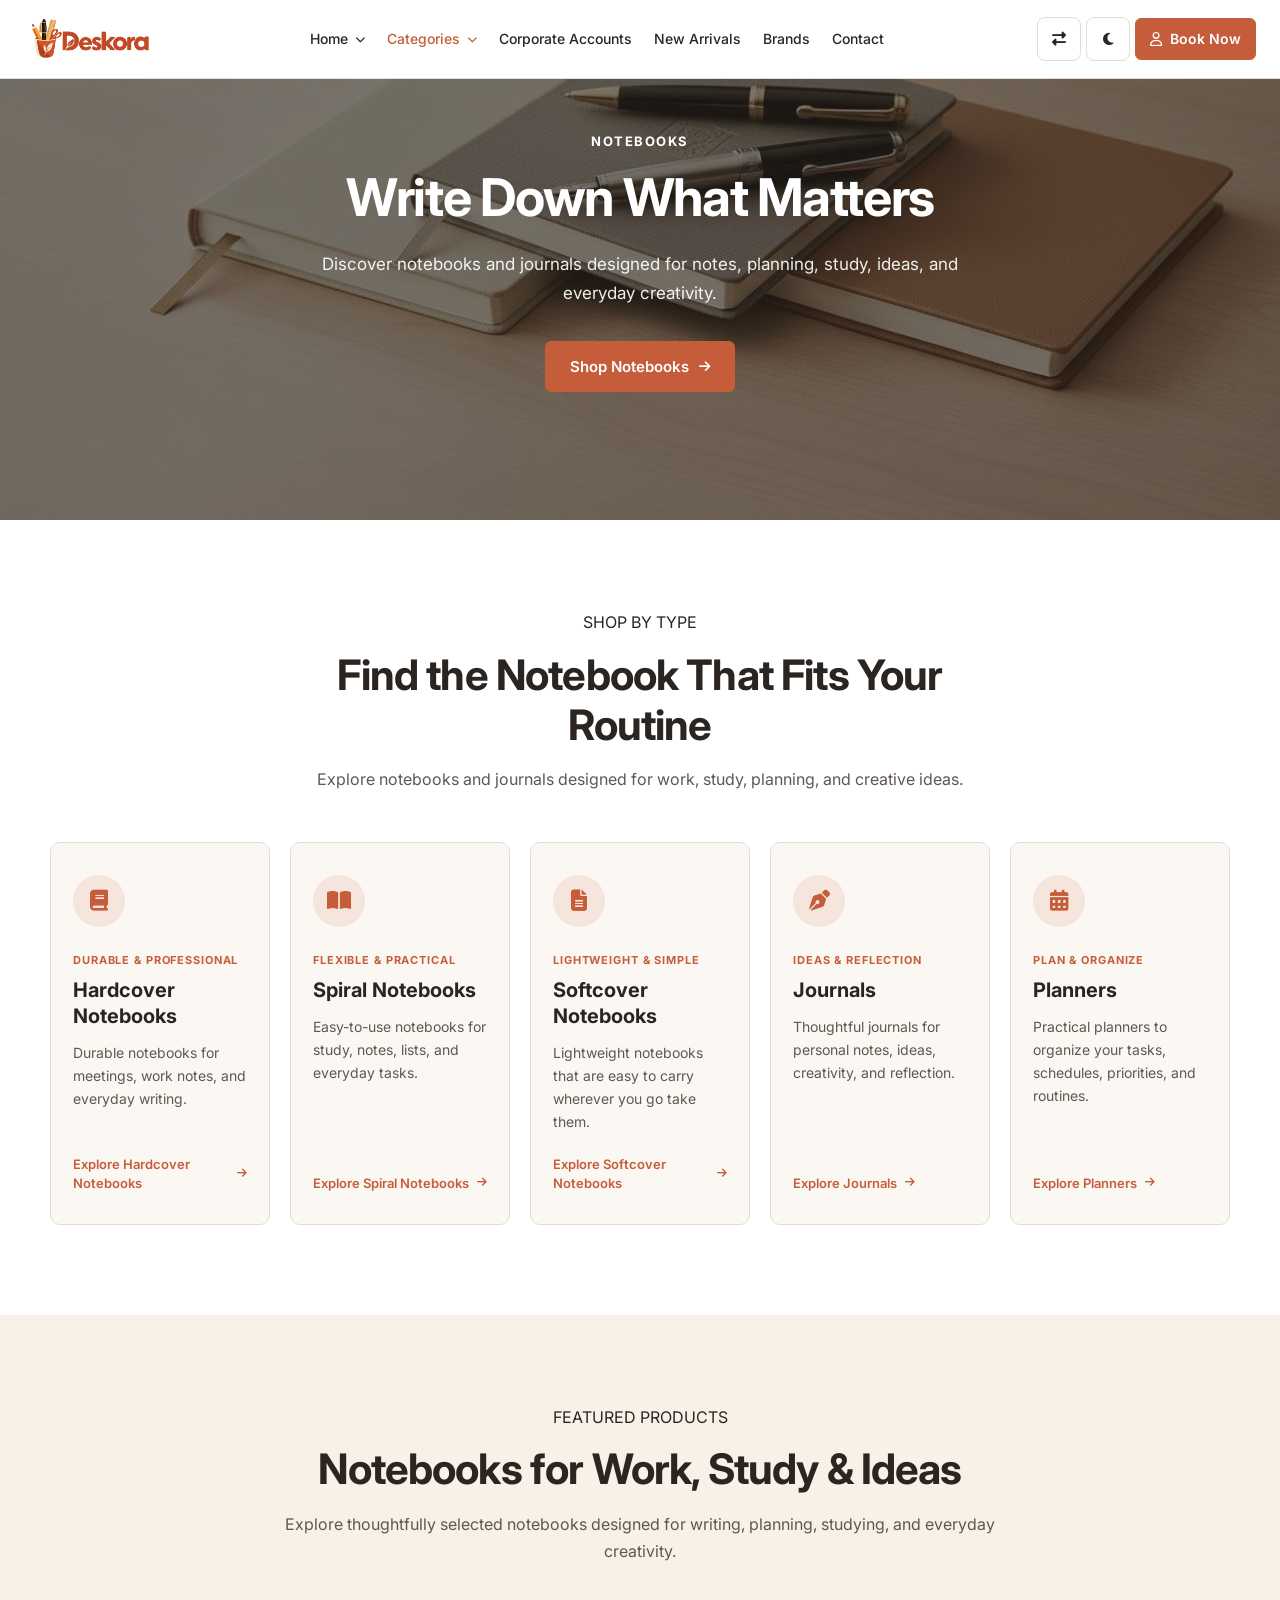
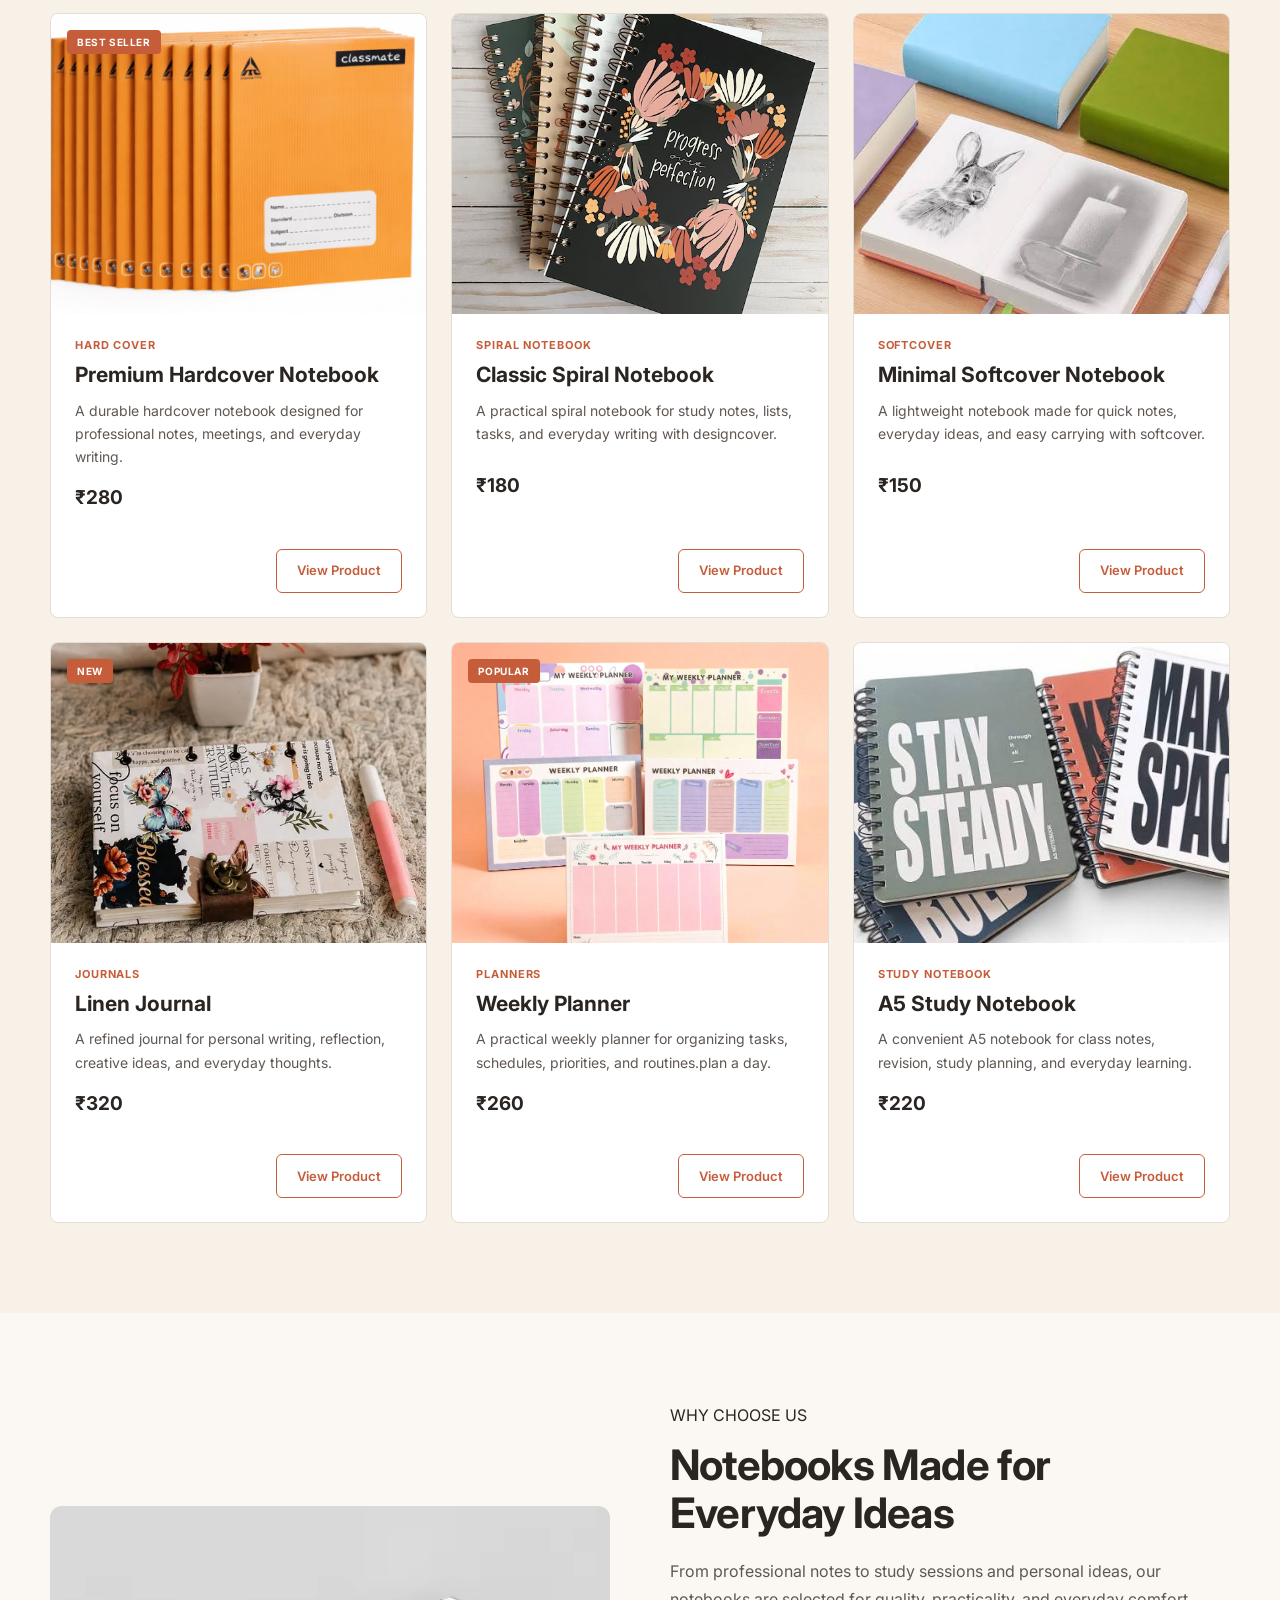
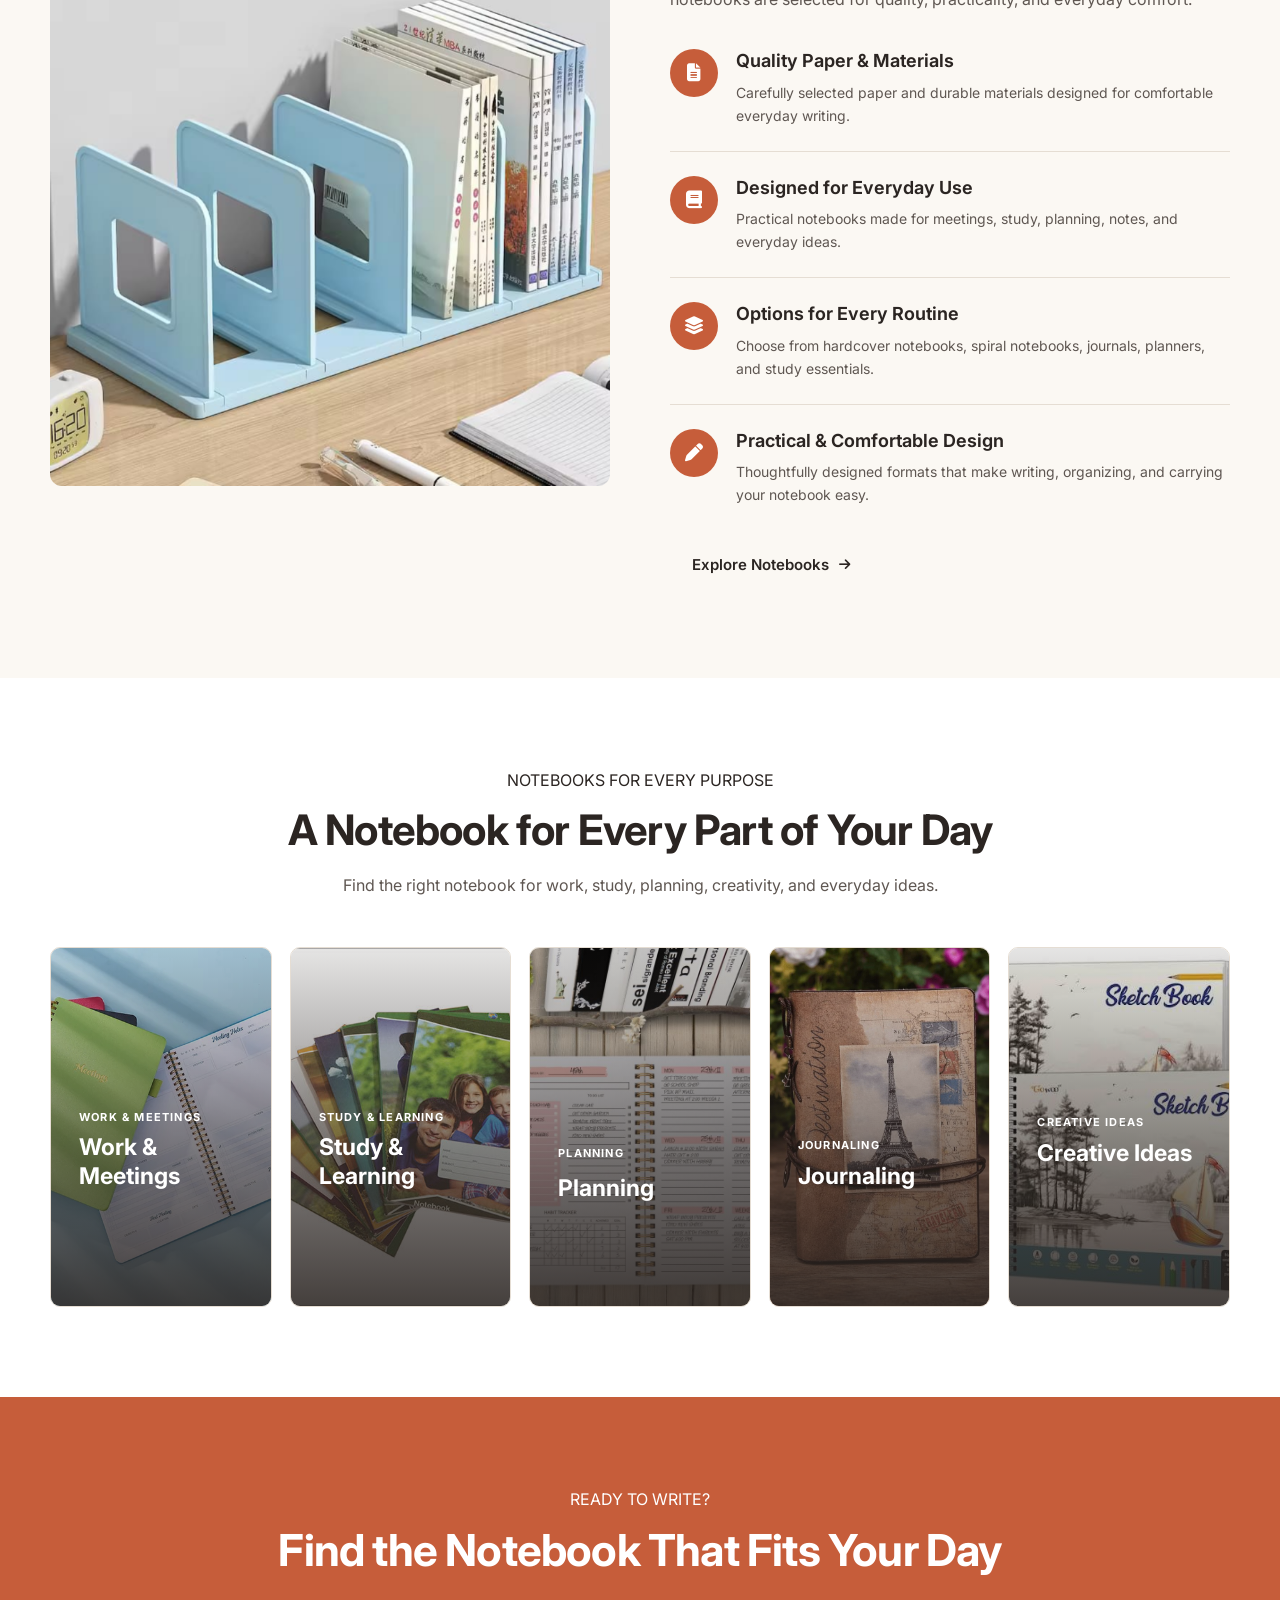
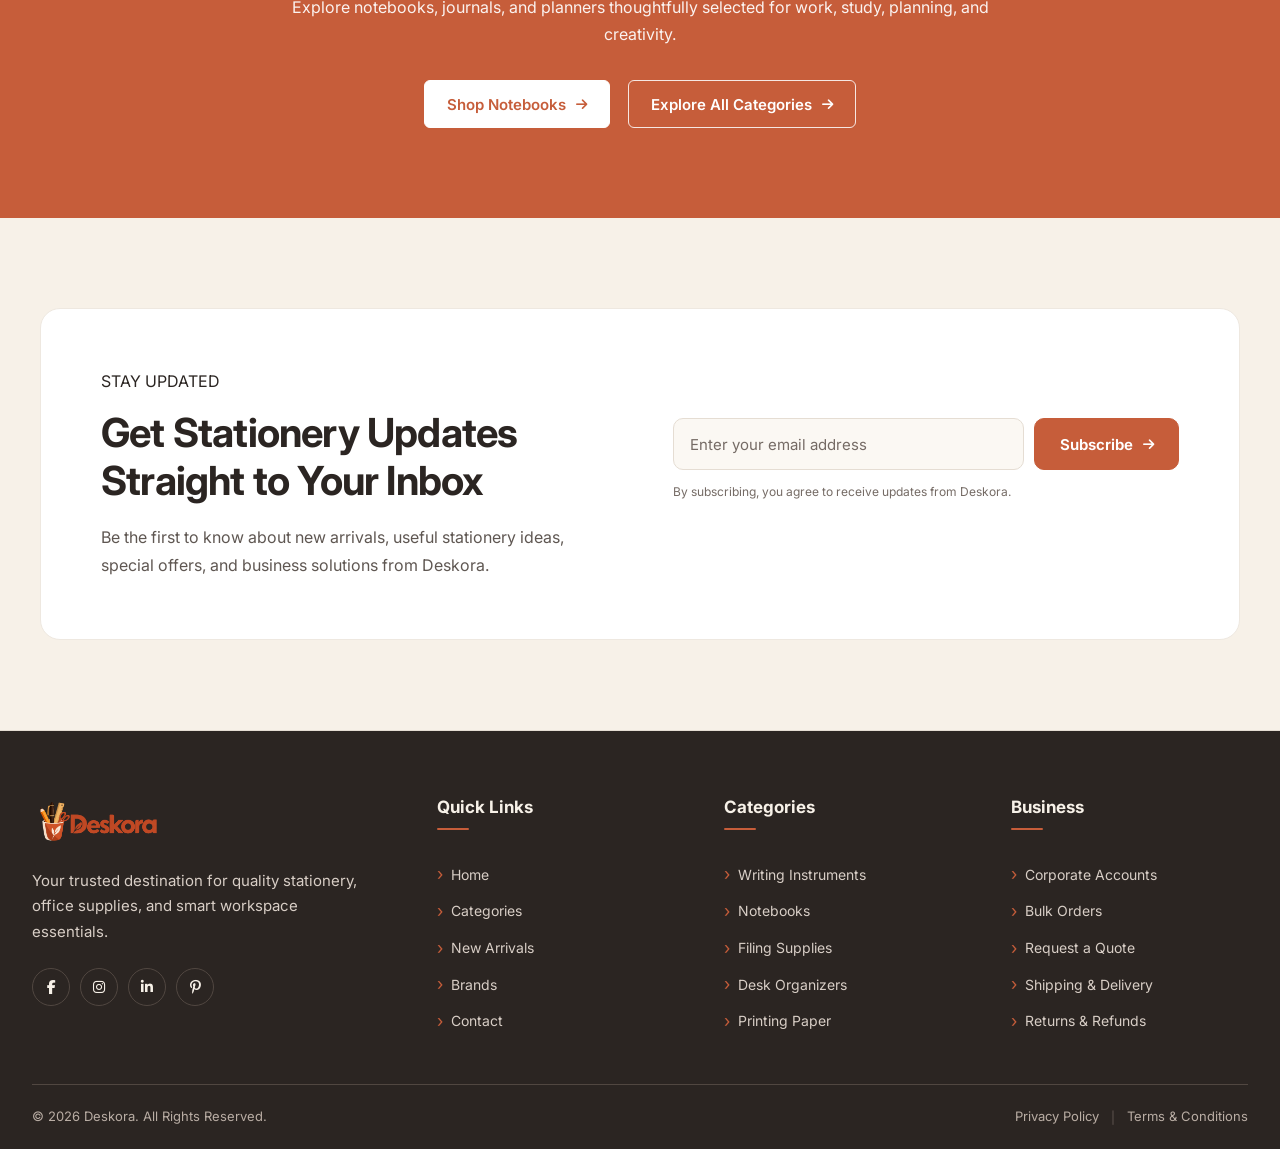
<file: category-notebooks.html>
<!DOCTYPE html>
<html lang="en" dir="ltr">

<head>

    <!-- =====================================================
         BASIC META
    ====================================================== -->

    <meta charset="UTF-8">

    <meta
        name="viewport"
        content="width=device-width, initial-scale=1.0">

    <meta
        name="description"
        content="Modern stationery and office supplies store for personal and corporate needs.">

    <meta
        name="keywords"
        content="stationery, office supplies, notebooks, pens, paper, corporate supplies">

    <meta name="author" content="Stationery Store">


    <!-- =====================================================
         PAGE TITLE
    ====================================================== -->

    <title>Stationery Store | Office & Stationery Supplies</title>
    <!-- =========================================================
     FAVICON
========================================================= -->

<link
    rel="icon"
    type="image/png"
    href="images/logo.png"
>


    <!-- =====================================================
         GOOGLE FONT
         We will keep one font family consistent
         throughout the complete website.
    ====================================================== -->

    <link rel="preconnect" href="https://fonts.googleapis.com">

    <link rel="preconnect"
          href="https://fonts.gstatic.com"
          crossorigin>

    <link
        href="https://fonts.googleapis.com/css2?family=Inter:wght@400;500;600;700&display=swap"
        rel="stylesheet">


    <!-- =====================================================
         FONT AWESOME
         Used for header icons
    ====================================================== -->

    <link
        rel="stylesheet"
        href="https://cdnjs.cloudflare.com/ajax/libs/font-awesome/6.5.2/css/all.min.css">


    <!-- =====================================================
         MAIN CSS
         Part 2
    ====================================================== -->

    <link
        rel="stylesheet"
        href="css/style.css">


    <!-- =====================================================
         RESPONSIVE CSS
         Part 3
    ====================================================== -->

    <link
        rel="stylesheet"
        href="css/responsive.css">

</head>


<body>


    <!-- =====================================================
         HEADER
    ====================================================== -->

    <header class="site-header" id="siteHeader">

        <div class="header-container">


            <!-- =================================================
                 LOGO
            ================================================== -->

            <a
                href="index.html"
                class="site-logo"
                aria-label="Stationery Store Home">

                <img
                    src="images/logo.png"
                    alt="Stationery Store Logo">

            </a>


            <!-- =================================================
                 DESKTOP NAVIGATION
            ================================================== -->

            <nav
                class="main-navigation"
                id="mainNavigation"
                aria-label="Main Navigation">

                <ul class="nav-list">


                    <!-- =========================================
                         HOME
                    ========================================== -->

                    <li class="nav-item nav-item-dropdown">

                        <button
                            type="button"
                            class="nav-link dropdown-toggle"
                            aria-expanded="false"
                            aria-haspopup="true">

                            <span>Home</span>

                            <i
                                class="fa-solid fa-chevron-down"
                                aria-hidden="true">
                            </i>

                        </button>


                        <ul class="dropdown-menu">

                            <li>

                                <a
                                    href="index.html"
                                    class="dropdown-link">

                                    Home 1

                                </a>

                            </li>


                            <li>

                                <a
                                    href="home-2.html"
                                    class="dropdown-link">

                                    Home 2

                                </a>

                            </li>

                        </ul>

                    </li>


                    <!-- =========================================
                         CATEGORIES
                    ========================================== -->

                    <li class="nav-item nav-item-dropdown">

                        <button
                            type="button"
                            class="nav-link dropdown-toggle active"
                            aria-expanded="false"
                            aria-haspopup="true">

                            <span>Categories</span>

                            <i
                                class="fa-solid fa-chevron-down"
                                aria-hidden="true">
                            </i>

                        </button>


                        <ul class="dropdown-menu">


                            <li>

                                <a
                                    href="category-writing-instruments.html"
                                    class="dropdown-link">

                                    Writing Instruments

                                </a>

                            </li>


                            <li>

                                <a
                                    href="category-notebooks.html"
                                    class="dropdown-link active">

                                    Notebooks

                                </a>

                            </li>


                            <li>

                                <a
                                    href="category-filing-supplies.html"
                                    class="dropdown-link">

                                    Filing Supplies

                                </a>

                            </li>


                            <li>

                                <a
                                    href="category-desk-organizers.html"
                                    class="dropdown-link">

                                    Desk Organizers

                                </a>

                            </li>


                            <li>

                                <a
                                    href="category-printing-paper.html"
                                    class="dropdown-link">

                                    Printing Paper

                                </a>

                            </li>

                        </ul>

                    </li>


                    <!-- =========================================
                         CORPORATE ACCOUNTS
                    ========================================== -->

                    <li class="nav-item">

                        <a
                            href="corporate-accounts.html"
                            class="nav-link">

                            Corporate Accounts

                        </a>

                    </li>


                    <!-- =========================================
                         NEW ARRIVALS
                    ========================================== -->

                    <li class="nav-item">

                        <a
                            href="new-arrivals.html"
                            class="nav-link">

                            New Arrivals

                        </a>

                    </li>


                    <!-- =========================================
                         BRANDS
                    ========================================== -->

                    <li class="nav-item">

                        <a
                            href="brands.html"
                            class="nav-link">

                            Brands

                        </a>

                    </li>


                    <!-- =========================================
                         CONTACT
                    ========================================== -->

                    <li class="nav-item">

                        <a
                            href="contact.html"
                            class="nav-link">

                            Contact

                        </a>

                    </li>

                </ul>

            </nav>


            <!-- =================================================
                 HEADER ACTIONS
            ================================================== -->

            <div class="header-actions">


                <!-- =============================================
                     RTL BUTTON
                ============================================== -->

                <button
                    type="button"
                    class="header-action-btn rtl-toggle-btn"
                    id="rtlToggleBtn"
                    aria-label="Switch RTL layout"
                    title="RTL">

                    <i
                        class="fa-solid fa-right-left"
                        aria-hidden="true">
                    </i>

                    

                </button>


                <!-- =============================================
                     DARK MODE BUTTON
                ============================================== -->

                <button
                    type="button"
                    class="header-action-btn theme-toggle-btn"
                    id="themeToggleBtn"
                    aria-label="Toggle dark mode"
                    title="Dark Mode">

                    <i
                        class="fa-solid fa-moon theme-icon theme-icon-dark"
                        aria-hidden="true">
                    </i>

                    <i
                        class="fa-solid fa-sun theme-icon theme-icon-light"
                        aria-hidden="true">
                    </i>

                    

                </button>


                <!-- =============================================
                     LOGIN BUTTON
                ============================================== -->

                <a
                    href="contact.html"
                    class="header-login-btn">

                    <i
                        class="fa-regular fa-user"
                        aria-hidden="true">
                    </i>

                    <span>
                        Book Now
                    </span>

                </a>

            </div>


            <!-- =================================================
                 HAMBURGER BUTTON
                 Mobile + iPad Mini + iPad Pro
            ================================================== -->

            <button
                type="button"
                class="menu-toggle"
                id="menuToggle"
                aria-label="Open navigation menu"
                aria-expanded="false"
                aria-controls="mobileMenu">

                <span class="menu-line"></span>
                <span class="menu-line"></span>
                <span class="menu-line"></span>

            </button>

        </div>


        <!-- =====================================================
             MOBILE / TABLET MENU
             All menus + buttons are inside hamburger
        ====================================================== -->

        <div
            class="mobile-menu"
            id="mobileMenu">

            <div class="mobile-menu-inner">


                <!-- =============================================
                     MOBILE NAVIGATION
                ============================================== -->

                <nav
                    class="mobile-navigation"
                    aria-label="Mobile Navigation">

                    <ul class="mobile-nav-list">


                        <!-- =====================================
                             HOME
                        ====================================== -->

                        <li class="mobile-nav-item mobile-dropdown">

                            <button
                                type="button"
                                class="mobile-nav-link mobile-dropdown-toggle"
                                aria-expanded="false">

                                <span>Home</span>

                                <i
                                    class="fa-solid fa-chevron-down"
                                    aria-hidden="true">
                                </i>

                            </button>


                            <ul class="mobile-dropdown-menu">

                                <li>

                                    <a
                                        href="index.html"
                                        class="mobile-dropdown-link">

                                        Home 1

                                    </a>

                                </li>


                                <li>

                                    <a
                                        href="home-2.html"
                                        class="mobile-dropdown-link">

                                        Home 2

                                    </a>

                                </li>

                            </ul>

                        </li>


                        <!-- =====================================
                             CATEGORIES
                        ====================================== -->

                        <li class="mobile-nav-item mobile-dropdown">

                            <button
                                type="button"
                                class="mobile-nav-link mobile-dropdown-toggle active"
                                aria-expanded="false">

                                <span>Categories</span>

                                <i
                                    class="fa-solid fa-chevron-down"
                                    aria-hidden="true">
                                </i>

                            </button>


                            <ul class="mobile-dropdown-menu">

                                <li>

                                    <a
                                        href="category-writing-instruments.html"
                                        class="mobile-dropdown-link">

                                        Writing Instruments

                                    </a>

                                </li>


                                <li>

                                    <a
                                        href="category-notebooks.html"
                                        class="mobile-dropdown-link active">

                                        Notebooks

                                    </a>

                                </li>


                                <li>

                                    <a
                                        href="category-filing-supplies.html"
                                        class="mobile-dropdown-link">

                                        Filing Supplies

                                    </a>

                                </li>


                                <li>

                                    <a
                                        href="category-desk-organizers.html"
                                        class="mobile-dropdown-link">

                                        Desk Organizers

                                    </a>

                                </li>


                                <li>

                                    <a
                                        href="category-printing-paper.html"
                                        class="mobile-dropdown-link">

                                        Printing Paper

                                    </a>

                                </li>

                            </ul>

                        </li>


                        <!-- =====================================
                             CORPORATE ACCOUNTS
                        ====================================== -->

                        <li class="mobile-nav-item">

                            <a
                                href="corporate-accounts.html"
                                class="mobile-nav-link">

                                Corporate Accounts

                            </a>

                        </li>


                        <!-- =====================================
                             NEW ARRIVALS
                        ====================================== -->

                        <li class="mobile-nav-item">

                            <a
                                href="new-arrivals.html"
                                class="mobile-nav-link">

                                New Arrivals

                            </a>

                        </li>


                        <!-- =====================================
                             BRANDS
                        ====================================== -->

                        <li class="mobile-nav-item">

                            <a
                                href="brands.html"
                                class="mobile-nav-link">

                                Brands

                            </a>

                        </li>


                        <!-- =====================================
                             CONTACT
                        ====================================== -->

                        <li class="mobile-nav-item">

                            <a
                                href="contact.html"
                                class="mobile-nav-link">

                                Contact

                            </a>

                        </li>

                    </ul>

                </nav>


                <!-- =============================================
                     MOBILE ACTIONS
                     RTL + DARK MODE + LOGIN
                ============================================== -->

                <div class="mobile-menu-actions">


                    <!-- RTL -->

                    <button
                        type="button"
                        class="mobile-action-btn rtl-toggle-btn"
                        id="mobileRtlToggleBtn">

                        <i
                            class="fa-solid fa-right-left"
                            aria-hidden="true">
                        </i>

                        <span>RTL</span>

                    </button>


                    <!-- DARK MODE -->

                    <button
                        type="button"
                        class="mobile-action-btn theme-toggle-btn"
                        id="mobileThemeToggleBtn">

                        <i
                            class="fa-solid fa-moon theme-icon theme-icon-dark"
                            aria-hidden="true">
                        </i>

                        <i
                            class="fa-solid fa-sun theme-icon theme-icon-light"
                            aria-hidden="true">
                        </i>

                        <span class="theme-text">
                            Dark Mode
                        </span>

                    </button>


                    <!-- LOGIN -->

                    <a
                        href="contact.html"
                        class="mobile-login-btn">

                        <i
                            class="fa-regular fa-user"
                            aria-hidden="true">
                        </i>

                        <span>
                            Book Now
                        </span>

                    </a>
                </div>

            </div>

        </div>

    </header>


    <!-- =====================================================
         MAIN CONTENT STARTS HERE
         We will add sections later.
    ====================================================== -->

    <main id="mainContent">
<!-- =========================================================
     NOTEBOOKS CATEGORY PAGE
     SECTION 1: HERO
     PART 1 - HTML
========================================================= -->

<section
    class="category-hero-section"
    id="notebooksHero"
    aria-labelledby="notebooksHeroTitle"
>

    <div class="category-hero-overlay"></div>

    <div class="category-hero-container">

        <div class="category-hero-content">

            <span class="section-eyebrow">
                NOTEBOOKS
            </span>

            <h1
                class="category-hero-title"
                id="notebooksHeroTitle"
            >
                Write Down What Matters
            </h1>

            <p class="category-hero-description">
                Discover notebooks and journals designed for notes,
                planning, study, ideas, and everyday creativity.
            </p>

            <a
                href="#featuredNotebookProducts"
                class="primary-btn category-hero-btn"
            >
                Shop Notebooks
                <i
                    class="fas fa-arrow-right"
                    aria-hidden="true"
                ></i>
            </a>

        </div>

    </div>

</section>
<!-- =========================================================
     NOTEBOOKS CATEGORY PAGE
     SECTION 2: SHOP BY TYPE
     PART 1 - HTML
========================================================= -->

<section
    class="notebook-types-section"
    id="notebookTypesSection"
    aria-labelledby="notebookTypesTitle"
>

    <div class="notebook-types-container">

        <!-- Section Header -->

        <div class="notebook-types-header">

            <span class="section-eyebrow">
                SHOP BY TYPE
            </span>

            <h2
                class="notebook-types-title"
                id="notebookTypesTitle"
            >
                Find the Notebook That Fits Your Routine
            </h2>

            <p class="notebook-types-description">
                Explore notebooks and journals designed for work,
                study, planning, and creative ideas.
            </p>

        </div>


        <!-- Notebook Type Grid -->

        <div class="notebook-types-grid">

            <!-- Hardcover Notebooks -->

            <article class="notebook-type-card">

                <div class="notebook-type-icon">
                    <i
                        class="fas fa-book"
                        aria-hidden="true"
                    ></i>
                </div>

                <span class="notebook-type-label">
                    DURABLE &amp; PROFESSIONAL
                </span>

                <h3 class="notebook-type-title">
                    Hardcover Notebooks
                </h3>

                <p class="notebook-type-text">
                    Durable notebooks for meetings, work notes,
                    and everyday writing.
                </p>

                <a
                    href="#featuredNotebookProducts"
                    class="notebook-type-link"
                >
                    Explore Hardcover Notebooks
                    <i
                        class="fas fa-arrow-right"
                        aria-hidden="true"
                    ></i>
                </a>

            </article>


            <!-- Spiral Notebooks -->

            <article class="notebook-type-card">

                <div class="notebook-type-icon">
                    <i
                        class="fas fa-book-open"
                        aria-hidden="true"
                    ></i>
                </div>

                <span class="notebook-type-label">
                    FLEXIBLE &amp; PRACTICAL
                </span>

                <h3 class="notebook-type-title">
                    Spiral Notebooks
                </h3>

                <p class="notebook-type-text">
                    Easy-to-use notebooks for study, notes,
                    lists, and everyday tasks.
                </p>

                <a
                    href="#featuredNotebookProducts"
                    class="notebook-type-link"
                >
                    Explore Spiral Notebooks
                    <i
                        class="fas fa-arrow-right"
                        aria-hidden="true"
                    ></i>
                </a>

            </article>


            <!-- Softcover Notebooks -->

            <article class="notebook-type-card">

                <div class="notebook-type-icon">
                    <i
                        class="fas fa-file-lines"
                        aria-hidden="true"
                    ></i>
                </div>

                <span class="notebook-type-label">
                    LIGHTWEIGHT &amp; SIMPLE
                </span>

                <h3 class="notebook-type-title">
                    Softcover Notebooks
                </h3>

                <p class="notebook-type-text">
                    Lightweight notebooks that are easy to
                    carry wherever you go take them.
                </p>

                <a
                    href="#featuredNotebookProducts"
                    class="notebook-type-link"
                >
                    Explore Softcover Notebooks
                    <i
                        class="fas fa-arrow-right"
                        aria-hidden="true"
                    ></i>
                </a>

            </article>


            <!-- Journals -->

            <article class="notebook-type-card">

                <div class="notebook-type-icon">
                    <i
                        class="fas fa-pen-nib"
                        aria-hidden="true"
                    ></i>
                </div>

                <span class="notebook-type-label">
                    IDEAS &amp; REFLECTION
                </span>

                <h3 class="notebook-type-title">
                    Journals
                </h3>

                <p class="notebook-type-text">
                    Thoughtful journals for personal notes,
                    ideas, creativity, and reflection.
                </p>

                <a
                    href="#featuredNotebookProducts"
                    class="notebook-type-link"
                >
                    Explore Journals
                    <i
                        class="fas fa-arrow-right"
                        aria-hidden="true"
                    ></i>
                </a>

            </article>


            <!-- Planners -->

            <article class="notebook-type-card">

                <div class="notebook-type-icon">
                    <i
                        class="fas fa-calendar-days"
                        aria-hidden="true"
                    ></i>
                </div>

                <span class="notebook-type-label">
                    PLAN &amp; ORGANIZE
                </span>

                <h3 class="notebook-type-title">
                    Planners
                </h3>

                <p class="notebook-type-text">
                    Practical planners to organize your tasks,
                    schedules, priorities, and routines.
                </p>

                <a
                    href="#featuredNotebookProducts"
                    class="notebook-type-link"
                >
                    Explore Planners
                    <i
                        class="fas fa-arrow-right"
                        aria-hidden="true"
                    ></i>
                </a>

            </article>

        </div>

    </div>

</section>
<!-- =========================================================
     NOTEBOOKS CATEGORY PAGE
     SECTION 3: FEATURED NOTEBOOKS
     PART 1 - HTML
========================================================= -->

<section
    class="featured-notebooks-section"
    id="featuredNotebookProducts"
    aria-labelledby="featuredNotebookProductsTitle"
>

    <div class="featured-notebooks-container">

        <!-- Section Header -->

        <div class="featured-notebooks-header">

            <span class="section-eyebrow">
                FEATURED PRODUCTS
            </span>

            <h2
                class="featured-notebooks-title"
                id="featuredNotebookProductsTitle"
            >
                Notebooks for Work, Study &amp; Ideas
            </h2>

            <p class="featured-notebooks-description">
                Explore thoughtfully selected notebooks designed for
                writing, planning, studying, and everyday creativity.
            </p>

        </div>


        <!-- Product Grid -->

        <div class="featured-notebooks-grid">


            <!-- Product 1 -->

            <article class="notebook-product-card">

                <div class="notebook-product-image-wrapper">

                    <img
                        src="images/notebook-premium-hardcover.jpg"
                        alt="Premium Hardcover Notebook"
                        class="notebook-product-image"
                        loading="lazy"
                    >

                    <span class="notebook-product-badge">
                        BEST SELLER
                    </span>

                </div>

                <div class="notebook-product-content">

                    <span class="notebook-product-category">
                        HARD COVER
                    </span>

                    <h3 class="notebook-product-title">
                        Premium Hardcover Notebook
                    </h3>

                    <p class="notebook-product-description">
                        A durable hardcover notebook designed for
                        professional notes, meetings, and everyday writing.
                    </p>

                    <div class="notebook-product-price">
                        ₹280
                    </div>

                    <div class="notebook-product-actions">

                        <a
                            href="#"
                            class="notebook-view-product"
                        >
                            View Product
                        </a>

                        <button
                            type="button"
                            class="notebook-add-to-cart"
                        >
                            Add to Cart
                            <i
                                class="fas fa-plus"
                                aria-hidden="true"
                            ></i>
                        </button>

                    </div>

                </div>

            </article>


            <!-- Product 2 -->

            <article class="notebook-product-card">

                <div class="notebook-product-image-wrapper">

                    <img
                        src="images/notebook-classic-spiral.jpg"
                        alt="Classic Spiral Notebook"
                        class="notebook-product-image"
                        loading="lazy"
                    >

                </div>

                <div class="notebook-product-content">

                    <span class="notebook-product-category">
                        SPIRAL NOTEBOOK
                    </span>

                    <h3 class="notebook-product-title">
                        Classic Spiral Notebook
                    </h3>

                    <p class="notebook-product-description">
                        A practical spiral notebook for study notes,
                        lists, tasks, and everyday writing with designcover.
                    </p>

                    <div class="notebook-product-price">
                        ₹180
                    </div>

                    <div class="notebook-product-actions">

                        <a
                            href="#"
                            class="notebook-view-product"
                        >
                            View Product
                        </a>

                        <button
                            type="button"
                            class="notebook-add-to-cart"
                        >
                            Add to Cart
                            <i
                                class="fas fa-plus"
                                aria-hidden="true"
                            ></i>
                        </button>

                    </div>

                </div>

            </article>


            <!-- Product 3 -->

            <article class="notebook-product-card">

                <div class="notebook-product-image-wrapper">

                    <img
                        src="images/otebook-minimal-softcover.jpg"
                        alt="Minimal Softcover Notebook"
                        class="notebook-product-image"
                        loading="lazy"
                    >

                </div>

                <div class="notebook-product-content">

                    <span class="notebook-product-category">
                        SOFTCOVER
                    </span>

                    <h3 class="notebook-product-title">
                        Minimal Softcover Notebook
                    </h3>

                    <p class="notebook-product-description">
                        A lightweight notebook made for quick notes,
                        everyday ideas, and easy carrying with softcover.
                    </p>

                    <div class="notebook-product-price">
                        ₹150
                    </div>

                    <div class="notebook-product-actions">

                        <a
                            href="#"
                            class="notebook-view-product"
                        >
                            View Product
                        </a>

                        <button
                            type="button"
                            class="notebook-add-to-cart"
                        >
                            Add to Cart
                            <i
                                class="fas fa-plus"
                                aria-hidden="true"
                            ></i>
                        </button>

                    </div>

                </div>

            </article>


            <!-- Product 4 -->

            <article class="notebook-product-card">

                <div class="notebook-product-image-wrapper">

                    <img
                        src="images/notebook-linen-journal.jpg"
                        alt="Linen Journal"
                        class="notebook-product-image"
                        loading="lazy"
                    >

                    <span class="notebook-product-badge">
                        NEW
                    </span>

                </div>

                <div class="notebook-product-content">

                    <span class="notebook-product-category">
                        JOURNALS
                    </span>

                    <h3 class="notebook-product-title">
                        Linen Journal
                    </h3>

                    <p class="notebook-product-description">
                        A refined journal for personal writing,
                        reflection, creative ideas, and everyday thoughts.
                    </p>

                    <div class="notebook-product-price">
                        ₹320
                    </div>

                    <div class="notebook-product-actions">

                        <a
                            href="#"
                            class="notebook-view-product"
                        >
                            View Product
                        </a>

                        <button
                            type="button"
                            class="notebook-add-to-cart"
                        >
                            Add to Cart
                            <i
                                class="fas fa-plus"
                                aria-hidden="true"
                            ></i>
                        </button>

                    </div>

                </div>

            </article>


            <!-- Product 5 -->

            <article class="notebook-product-card">

                <div class="notebook-product-image-wrapper">

                    <img
                        src="images/notebook-weekly-planner.jpg"
                        alt="Weekly Planner"
                        class="notebook-product-image"
                        loading="lazy"
                    >

                    <span class="notebook-product-badge">
                        POPULAR
                    </span>

                </div>

                <div class="notebook-product-content">

                    <span class="notebook-product-category">
                        PLANNERS
                    </span>

                    <h3 class="notebook-product-title">
                        Weekly Planner
                    </h3>

                    <p class="notebook-product-description">
                        A practical weekly planner for organizing
                        tasks, schedules, priorities, and routines.plan a day.
                    </p>

                    <div class="notebook-product-price">
                        ₹260
                    </div>

                    <div class="notebook-product-actions">

                        <a
                            href="#"
                            class="notebook-view-product"
                        >
                            View Product
                        </a>

                        <button
                            type="button"
                            class="notebook-add-to-cart"
                        >
                            Add to Cart
                            <i
                                class="fas fa-plus"
                                aria-hidden="true"
                            ></i>
                        </button>

                    </div>

                </div>

            </article>


            <!-- Product 6 -->

            <article class="notebook-product-card">

                <div class="notebook-product-image-wrapper">

                    <img
                        src="images/notebook-a5-study.jpg"
                        alt="A5 Study Notebook"
                        class="notebook-product-image"
                        loading="lazy"
                    >

                </div>

                <div class="notebook-product-content">

                    <span class="notebook-product-category">
                        STUDY NOTEBOOK
                    </span>

                    <h3 class="notebook-product-title">
                        A5 Study Notebook
                    </h3>

                    <p class="notebook-product-description">
                        A convenient A5 notebook for class notes,
                        revision, study planning, and everyday learning.
                    </p>

                    <div class="notebook-product-price">
                        ₹220
                    </div>

                    <div class="notebook-product-actions">

                        <a
                            href="#"
                            class="notebook-view-product"
                        >
                            View Product
                        </a>

                        <button
                            type="button"
                            class="notebook-add-to-cart"
                        >
                            Add to Cart
                            <i
                                class="fas fa-plus"
                                aria-hidden="true"
                            ></i>
                        </button>

                    </div>

                </div>

            </article>


        </div>

    </div>

</section>
<!-- =========================================================
     NOTEBOOKS CATEGORY PAGE
     SECTION 4: WHY CHOOSE OUR NOTEBOOKS
     PART 1 - HTML
========================================================= -->

<section
    class="why-choose-notebooks-section"
    id="whyChooseNotebooks"
    aria-labelledby="whyChooseNotebooksTitle"
>

    <div class="why-choose-notebooks-container">

        <!-- IMAGE -->
        <div class="why-choose-notebooks-image-wrapper">

            <img
                src="images/why-choose-notebooks.jpg"
                alt="Premium notebooks arranged on an organized workspace"
                class="why-choose-notebooks-image"
                loading="lazy"
            >

        </div>


        <!-- CONTENT -->
        <div class="why-choose-notebooks-content">

            <span class="section-eyebrow">
                WHY CHOOSE US
            </span>

            <h2
                class="why-choose-notebooks-title"
                id="whyChooseNotebooksTitle"
            >
                Notebooks Made for Everyday Ideas
            </h2>

            <p class="why-choose-notebooks-description">
                From professional notes to study sessions and personal ideas,
                our notebooks are selected for quality, practicality, and
                everyday comfort.
            </p>


            <!-- BENEFITS -->
            <div class="why-choose-notebooks-benefits">

                <!-- Benefit 1 -->
                <article class="why-choose-notebooks-benefit">

                    <div class="why-choose-notebooks-icon" aria-hidden="true">
                        <i class="fas fa-file-lines"></i>
                    </div>

                    <div class="why-choose-notebooks-benefit-content">

                        <h3 class="why-choose-notebooks-benefit-title">
                            Quality Paper & Materials
                        </h3>

                        <p class="why-choose-notebooks-benefit-text">
                            Carefully selected paper and durable materials
                            designed for comfortable everyday writing.
                        </p>

                    </div>

                </article>


                <!-- Benefit 2 -->
                <article class="why-choose-notebooks-benefit">

                    <div class="why-choose-notebooks-icon" aria-hidden="true">
                        <i class="fas fa-book"></i>
                    </div>

                    <div class="why-choose-notebooks-benefit-content">

                        <h3 class="why-choose-notebooks-benefit-title">
                            Designed for Everyday Use
                        </h3>

                        <p class="why-choose-notebooks-benefit-text">
                            Practical notebooks made for meetings, study,
                            planning, notes, and everyday ideas.
                        </p>

                    </div>

                </article>


                <!-- Benefit 3 -->
                <article class="why-choose-notebooks-benefit">

                    <div class="why-choose-notebooks-icon" aria-hidden="true">
                        <i class="fas fa-layer-group"></i>
                    </div>

                    <div class="why-choose-notebooks-benefit-content">

                        <h3 class="why-choose-notebooks-benefit-title">
                            Options for Every Routine
                        </h3>

                        <p class="why-choose-notebooks-benefit-text">
                            Choose from hardcover notebooks, spiral notebooks,
                            journals, planners, and study essentials.
                        </p>

                    </div>

                </article>


                <!-- Benefit 4 -->
                <article class="why-choose-notebooks-benefit">

                    <div class="why-choose-notebooks-icon" aria-hidden="true">
                        <i class="fas fa-pen"></i>
                    </div>

                    <div class="why-choose-notebooks-benefit-content">

                        <h3 class="why-choose-notebooks-benefit-title">
                            Practical & Comfortable Design
                        </h3>

                        <p class="why-choose-notebooks-benefit-text">
                            Thoughtfully designed formats that make writing,
                            organizing, and carrying your notebook easy.
                        </p>

                    </div>

                </article>

            </div>


            <!-- CTA -->
            <div class="why-choose-notebooks-action">

                <a
                    href="#featuredNotebookProducts"
                    class="primary-btn why-choose-notebooks-btn"
                >
                    Explore Notebooks
                    <i class="fas fa-arrow-right" aria-hidden="true"></i>
                </a>

            </div>

        </div>

    </div>

</section>
<!-- =========================================================
     NOTEBOOKS CATEGORY PAGE
     SECTION 5: NOTEBOOKS FOR EVERY PURPOSE
     PART 1 - HTML
========================================================= -->

<section
    class="notebooks-purpose-section"
    id="notebooksPurpose"
    aria-labelledby="notebooksPurposeTitle"
>

    <div class="notebooks-purpose-container">

        <!-- SECTION HEADER -->
        <div class="notebooks-purpose-header">

            <span class="section-eyebrow">
                NOTEBOOKS FOR EVERY PURPOSE
            </span>

            <h2
                class="notebooks-purpose-title"
                id="notebooksPurposeTitle"
            >
                A Notebook for Every Part of Your Day
            </h2>

            <p class="notebooks-purpose-description">
                Find the right notebook for work, study, planning,
                creativity, and everyday ideas.
            </p>

        </div>


        <!-- PURPOSE GRID -->
        <div class="notebooks-purpose-grid">

            <!-- =================================================
                 CARD 1 — WORK & MEETINGS
            ================================================== -->

            <article class="notebooks-purpose-card">

                <div class="notebooks-purpose-image-wrapper">

                    <img
                        src="images/notebook-purpose-work.jpg"
                        alt="Notebook used for work and meetings"
                        class="notebooks-purpose-image"
                        loading="lazy"
                    >

                </div>

                <div class="notebooks-purpose-overlay">

                    <div class="notebooks-purpose-content">

                        <span class="notebooks-purpose-label">
                            WORK &amp; MEETINGS
                        </span>

                        <h3 class="notebooks-purpose-card-title">
                            Work &amp; Meetings
                        </h3>

                        <p class="notebooks-purpose-card-text">
                            Professional notebooks for meetings,
                            notes, tasks, and everyday office work.
                        </p>

                        <a
                            href="#featuredNotebookProducts"
                            class="notebooks-purpose-link"
                        >
                            Explore Notebooks
                            <i
                                class="fas fa-arrow-right"
                                aria-hidden="true"
                            ></i>
                        </a>

                    </div>

                </div>

            </article>


            <!-- =================================================
                 CARD 2 — STUDY & LEARNING
            ================================================== -->

            <article class="notebooks-purpose-card">

                <div class="notebooks-purpose-image-wrapper">

                    <img
                        src="images/notebook-purpose-study.jpg"
                        alt="Notebook used for studying and learning"
                        class="notebooks-purpose-image"
                        loading="lazy"
                    >

                </div>

                <div class="notebooks-purpose-overlay">

                    <div class="notebooks-purpose-content">

                        <span class="notebooks-purpose-label">
                            STUDY &amp; LEARNING
                        </span>

                        <h3 class="notebooks-purpose-card-title">
                            Study &amp; Learning
                        </h3>

                        <p class="notebooks-purpose-card-text">
                            Practical notebooks for class notes,
                            revision, assignments, and focused learning.
                        </p>

                        <a
                            href="#featuredNotebookProducts"
                            class="notebooks-purpose-link"
                        >
                            Explore Notebooks
                            <i
                                class="fas fa-arrow-right"
                                aria-hidden="true"
                            ></i>
                        </a>

                    </div>

                </div>

            </article>


            <!-- =================================================
                 CARD 3 — PLANNING & ORGANIZATION
            ================================================== -->

            <article class="notebooks-purpose-card">

                <div class="notebooks-purpose-image-wrapper">

                    <img
                        src="images/notebook-purpose-planning.jpg"
                        alt="Notebook and planner used for organizing daily tasks"
                        class="notebooks-purpose-image"
                        loading="lazy"
                    >

                </div>

                <div class="notebooks-purpose-overlay">

                    <div class="notebooks-purpose-content">

                        <span class="notebooks-purpose-label">
                            PLANNING
                        </span>

                        <h3 class="notebooks-purpose-card-title">
                            Planning
                        </h3>

                        <p class="notebooks-purpose-card-text">
                            Planners and notebooks designed to organize
                            schedules, priorities, and daily tasks.
                        </p>

                        <a
                            href="#featuredNotebookProducts"
                            class="notebooks-purpose-link"
                        >
                            Explore Notebooks
                            <i
                                class="fas fa-arrow-right"
                                aria-hidden="true"
                            ></i>
                        </a>

                    </div>

                </div>

            </article>


            <!-- =================================================
                 CARD 4 — JOURNALING & REFLECTION
            ================================================== -->

            <article class="notebooks-purpose-card">

                <div class="notebooks-purpose-image-wrapper">

                    <img
                        src="images/notebook-purpose-journaling.jpg"
                        alt="Journal notebook for personal writing and reflection"
                        class="notebooks-purpose-image"
                        loading="lazy"
                    >

                </div>

                <div class="notebooks-purpose-overlay">

                    <div class="notebooks-purpose-content">

                        <span class="notebooks-purpose-label">
                            JOURNALING
                        </span>

                        <h3 class="notebooks-purpose-card-title">
                            Journaling
                        </h3>

                        <p class="notebooks-purpose-card-text">
                            Thoughtful journals for personal writing,
                            reflection, ideas, and everyday thoughts.
                        </p>

                        <a
                            href="#featuredNotebookProducts"
                            class="notebooks-purpose-link"
                        >
                            Explore Notebooks
                            <i
                                class="fas fa-arrow-right"
                                aria-hidden="true"
                            ></i>
                        </a>

                    </div>

                </div>

            </article>


            <!-- =================================================
                 CARD 5 — CREATIVE IDEAS
            ================================================== -->

            <article class="notebooks-purpose-card">

                <div class="notebooks-purpose-image-wrapper">

                    <img
                        src="images/notebook-purpose-creative.jpg"
                        alt="Creative notebook used for sketching and ideas"
                        class="notebooks-purpose-image"
                        loading="lazy"
                    >

                </div>

                <div class="notebooks-purpose-overlay">

                    <div class="notebooks-purpose-content">

                        <span class="notebooks-purpose-label">
                            CREATIVE IDEAS
                        </span>

                        <h3 class="notebooks-purpose-card-title">
                            Creative Ideas
                        </h3>

                        <p class="notebooks-purpose-card-text">
                            Notebooks for sketching, brainstorming,
                            writing, and capturing your next idea.
                        </p>

                        <a
                            href="#featuredNotebookProducts"
                            class="notebooks-purpose-link"
                        >
                            Explore Notebooks
                            <i
                                class="fas fa-arrow-right"
                                aria-hidden="true"
                            ></i>
                        </a>

                    </div>

                </div>

            </article>

        </div>

    </div>

</section>
<! =========================================================
   NOTEBOOKS CATEGORY PAGE
   SECTION 6: CTA
   PART 1 - HTML
========================================================= !>

<section
    class="notebooks-cta-section"
    id="notebooksCta"
    aria-labelledby="notebooksCtaTitle"
>

    <div class="notebooks-cta-container">

        <div class="notebooks-cta-content">

            <span class="section-eyebrow">
                READY TO WRITE?
            </span>

            <h2
                class="notebooks-cta-title"
                id="notebooksCtaTitle"
            >
                Find the Notebook That Fits Your Day
            </h2>

            <p class="notebooks-cta-description">
                Explore notebooks, journals, and planners thoughtfully
                selected for work, study, planning, and creativity.
            </p>


            <!-- CTA BUTTONS -->
            <div class="notebooks-cta-actions">

                <a
                    href="#featuredNotebookProducts"
                    class="notebooks-cta-primary-btn"
                >
                    Shop Notebooks
                    <i
                        class="fas fa-arrow-right"
                        aria-hidden="true"
                    ></i>
                </a>

                <a
                    href="categories.html"
                    class="notebooks-cta-secondary-btn"
                >
                    Explore All Categories
                    <i
                        class="fas fa-arrow-right"
                        aria-hidden="true"
                    ></i>
                </a>

            </div>

        </div>

    </div>

</section>
<!-- =========================================================
     WRITING INSTRUMENTS
     SECTION 7: NEWSLETTER
     PART 1 - HTML
========================================================= -->

<section
    class="newsletter-section"
    id="newsletterSection"
    aria-labelledby="newsletterTitle"
>

    <div class="newsletter-container">

        <div class="newsletter-content">

            <span class="section-eyebrow">
                STAY UPDATED
            </span>

            <h2
                class="newsletter-title"
                id="newsletterTitle"
            >
                Get Stationery Updates Straight to Your Inbox
            </h2>

            <p class="newsletter-description">
                Be the first to know about new arrivals, useful stationery
                ideas, special offers, and business solutions from Deskora.
            </p>

        </div>


        <div class="newsletter-form-wrapper">

            <form
                class="newsletter-form"
                id="newsletterForm"
                action="#"
                method="post"
            >

                <div class="newsletter-input-wrapper">

                    <label
                        for="newsletterEmail"
                        class="sr-only"
                    >
                        Email Address
                    </label>

                    <input
                        type="email"
                        id="newsletterEmail"
                        name="email"
                        class="newsletter-input"
                        placeholder="Enter your email address"
                        autocomplete="email"
                        required
                    >

                </div>


                <button
                    type="submit"
                    class="newsletter-btn"
                >
                    Subscribe
                    <i
                        class="fas fa-arrow-right"
                        aria-hidden="true"
                    ></i>
                </button>

            </form>


            <p class="newsletter-note">
                By subscribing, you agree to receive updates from Deskora.
            </p>

            <p
                class="newsletter-message"
                id="newsletterMessage"
                aria-live="polite"
            ></p>

        </div>

    </div>

</section>

        </main>


    <!-- =====================================================
         FOOTER
         Will be added later.
    ====================================================== -->
<!-- =========================================================
     DESKORA STATIONERY STORE
     FOOTER
     PART 1 - HTML
========================================================= -->

<footer class="site-footer" id="siteFooter">

    <div class="footer-container">

        <!-- =========================
             FOOTER MAIN
        ========================== -->
        <div class="footer-main">

            <!-- BRAND -->
            <div class="footer-column footer-brand">

                <a href="index.html" class="footer-logo">
                    <img
                        src="images/logo.png"
                        alt="Deskora Stationery Store"
                    >
                </a>

                <p class="footer-description">
                    Your trusted destination for quality stationery,
                    office supplies, and smart workspace essentials.
                </p>

                <div class="footer-socials">

                    <a
                        href="#"
                        class="footer-social-link"
                        aria-label="Facebook"
                    >
                        <i class="fab fa-facebook-f"></i>
                    </a>

                    <a
                        href="#"
                        class="footer-social-link"
                        aria-label="Instagram"
                    >
                        <i class="fab fa-instagram"></i>
                    </a>

                    <a
                        href="#"
                        class="footer-social-link"
                        aria-label="LinkedIn"
                    >
                        <i class="fab fa-linkedin-in"></i>
                    </a>

                    <a
                        href="#"
                        class="footer-social-link"
                        aria-label="Pinterest"
                    >
                        <i class="fab fa-pinterest-p"></i>
                    </a>

                </div>

            </div>


            <!-- QUICK LINKS -->
            <div class="footer-column">

                <h3 class="footer-title">
                    Quick Links
                </h3>

                <ul class="footer-links">

                    <li>
                        <a href="index.html">
                            Home
                        </a>
                    </li>

                    <li>
                        <a href="categories.html">
                            Categories
                        </a>
                    </li>

                    <li>
                        <a href="new-arrivals.html">
                            New Arrivals
                        </a>
                    </li>

                    <li>
                        <a href="brands.html">
                            Brands
                        </a>
                    </li>

                    <li>
                        <a href="contact.html">
                            Contact
                        </a>
                    </li>

                </ul>

            </div>


            <!-- CATEGORIES -->
            <div class="footer-column">

                <h3 class="footer-title">
                    Categories
                </h3>

                <ul class="footer-links">

                    <li>
                        <a href="category-writing-instruments.html">
                            Writing Instruments
                        </a>
                    </li>

                    <li>
                        <a href="category-notebooks.html">
                            Notebooks
                        </a>
                    </li>

                    <li>
                        <a href="category-filing-supplies.html">
                            Filing Supplies
                        </a>
                    </li>

                    <li>
                        <a href="category-desk-organizers.html">
                            Desk Organizers
                        </a>
                    </li>

                    <li>
                        <a href="category-printing-paper.html">
                            Printing Paper
                        </a>
                    </li>

                </ul>

            </div>


            <!-- BUSINESS -->
            <div class="footer-column">

                <h3 class="footer-title">
                    Business
                </h3>

                <ul class="footer-links">

                    <li>
                        <a href="corporate-accounts.html">
                            Corporate Accounts
                        </a>
                    </li>

                    <li>
                        <a href="bulk-orders.html">
                            Bulk Orders
                        </a>
                    </li>

                    <li>
                        <a href="request-quote.html">
                            Request a Quote
                        </a>
                    </li>

                    <li>
                        <a href="shipping.html">
                            Shipping &amp; Delivery
                        </a>
                    </li>

                    <li>
                        <a href="returns.html">
                            Returns &amp; Refunds
                        </a>
                    </li>

                </ul>

            </div>

        </div>


        <!-- =========================
             FOOTER BOTTOM
        ========================== -->
        <div class="footer-bottom">

            <p class="footer-copyright">
                &copy; 2026 Deskora. All Rights Reserved.
            </p>

            <div class="footer-legal-links">

                <a href="privacy-policy.html">
                    Privacy Policy
                </a>

                <span class="footer-divider">
                    |
                </span>

                <a href="terms-conditions.html">
                    Terms &amp; Conditions
                </a>

            </div>

        </div>

    </div>

</footer>

    <!-- =====================================================
         JAVASCRIPT
         Separate JS file
    ====================================================== -->
<!-- SCROLL TO TOP -->
<button
    type="button"
    class="scroll-top-btn"
    id="scrollTopBtn"
    aria-label="Scroll to top"
>
    <i class="fas fa-arrow-up" aria-hidden="true"></i>
</button>
    <script src="js/script.js"></script>

</body>

</html>
</file>
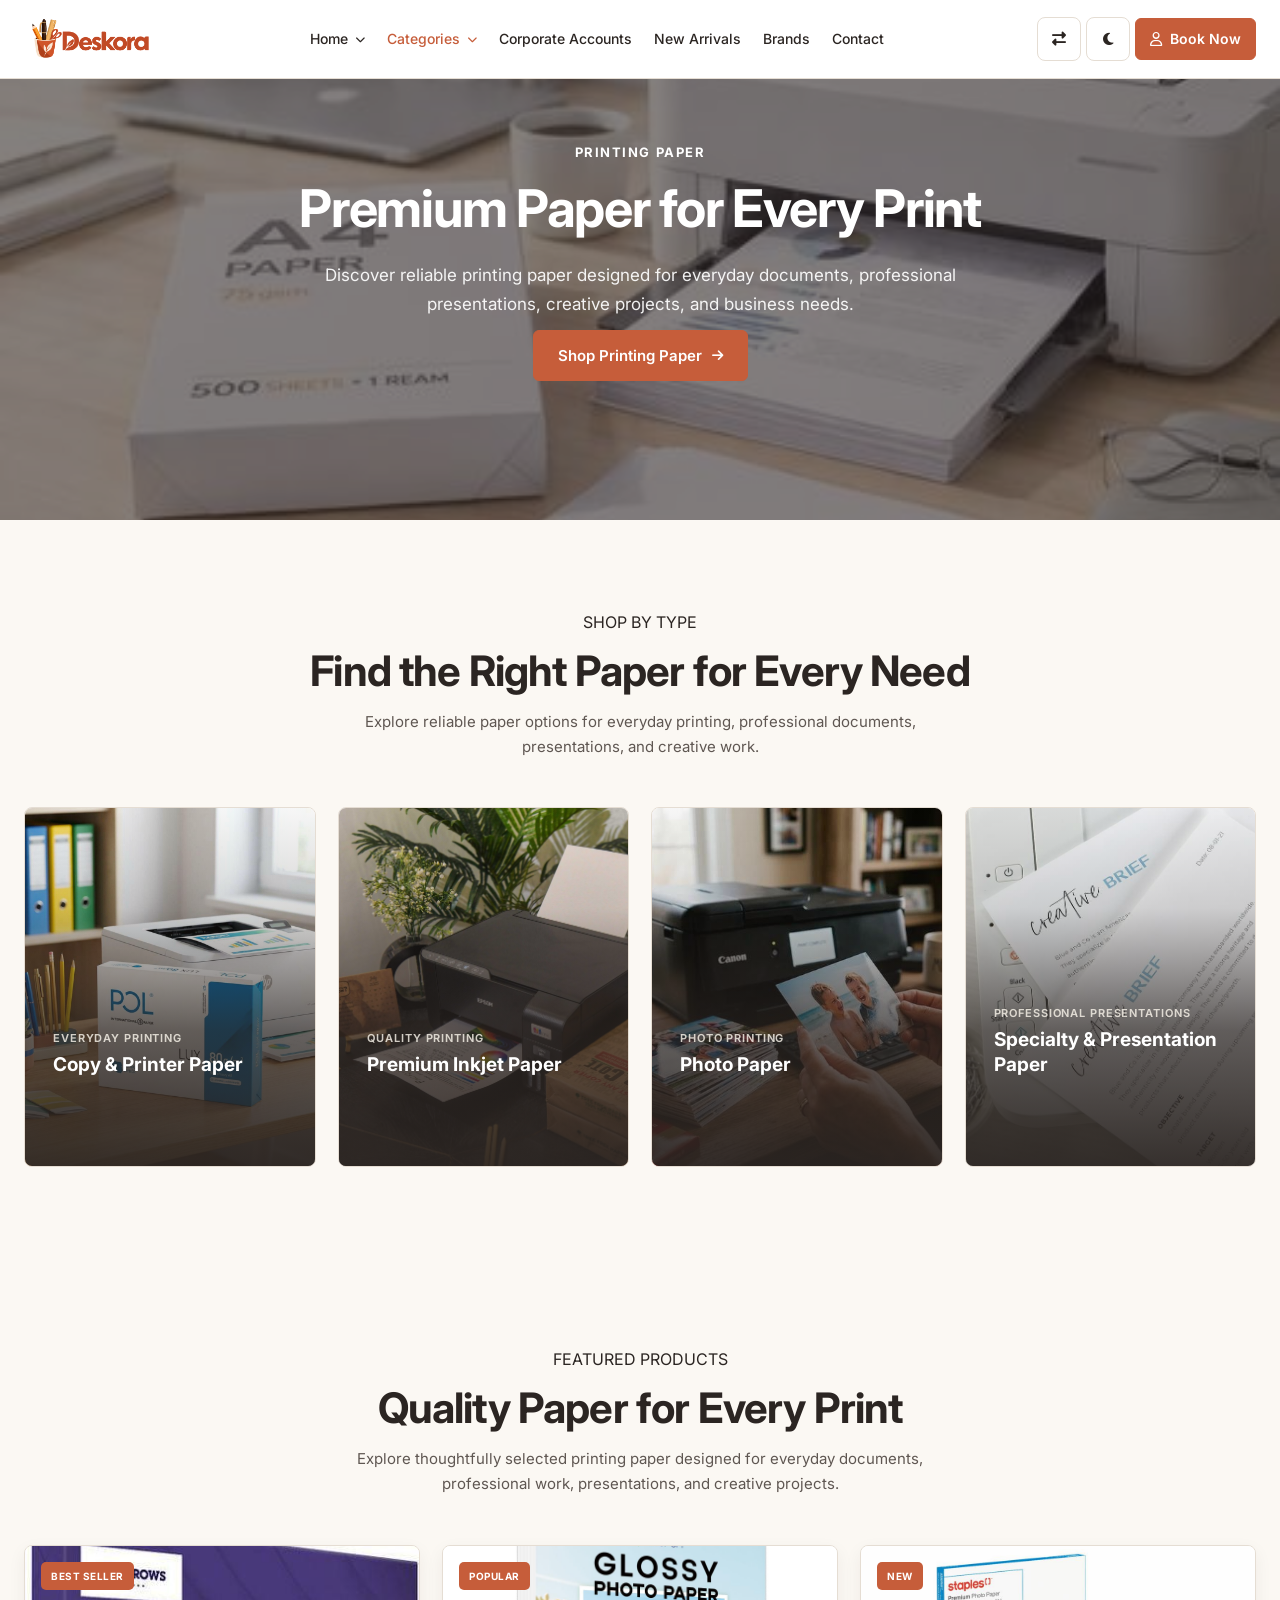
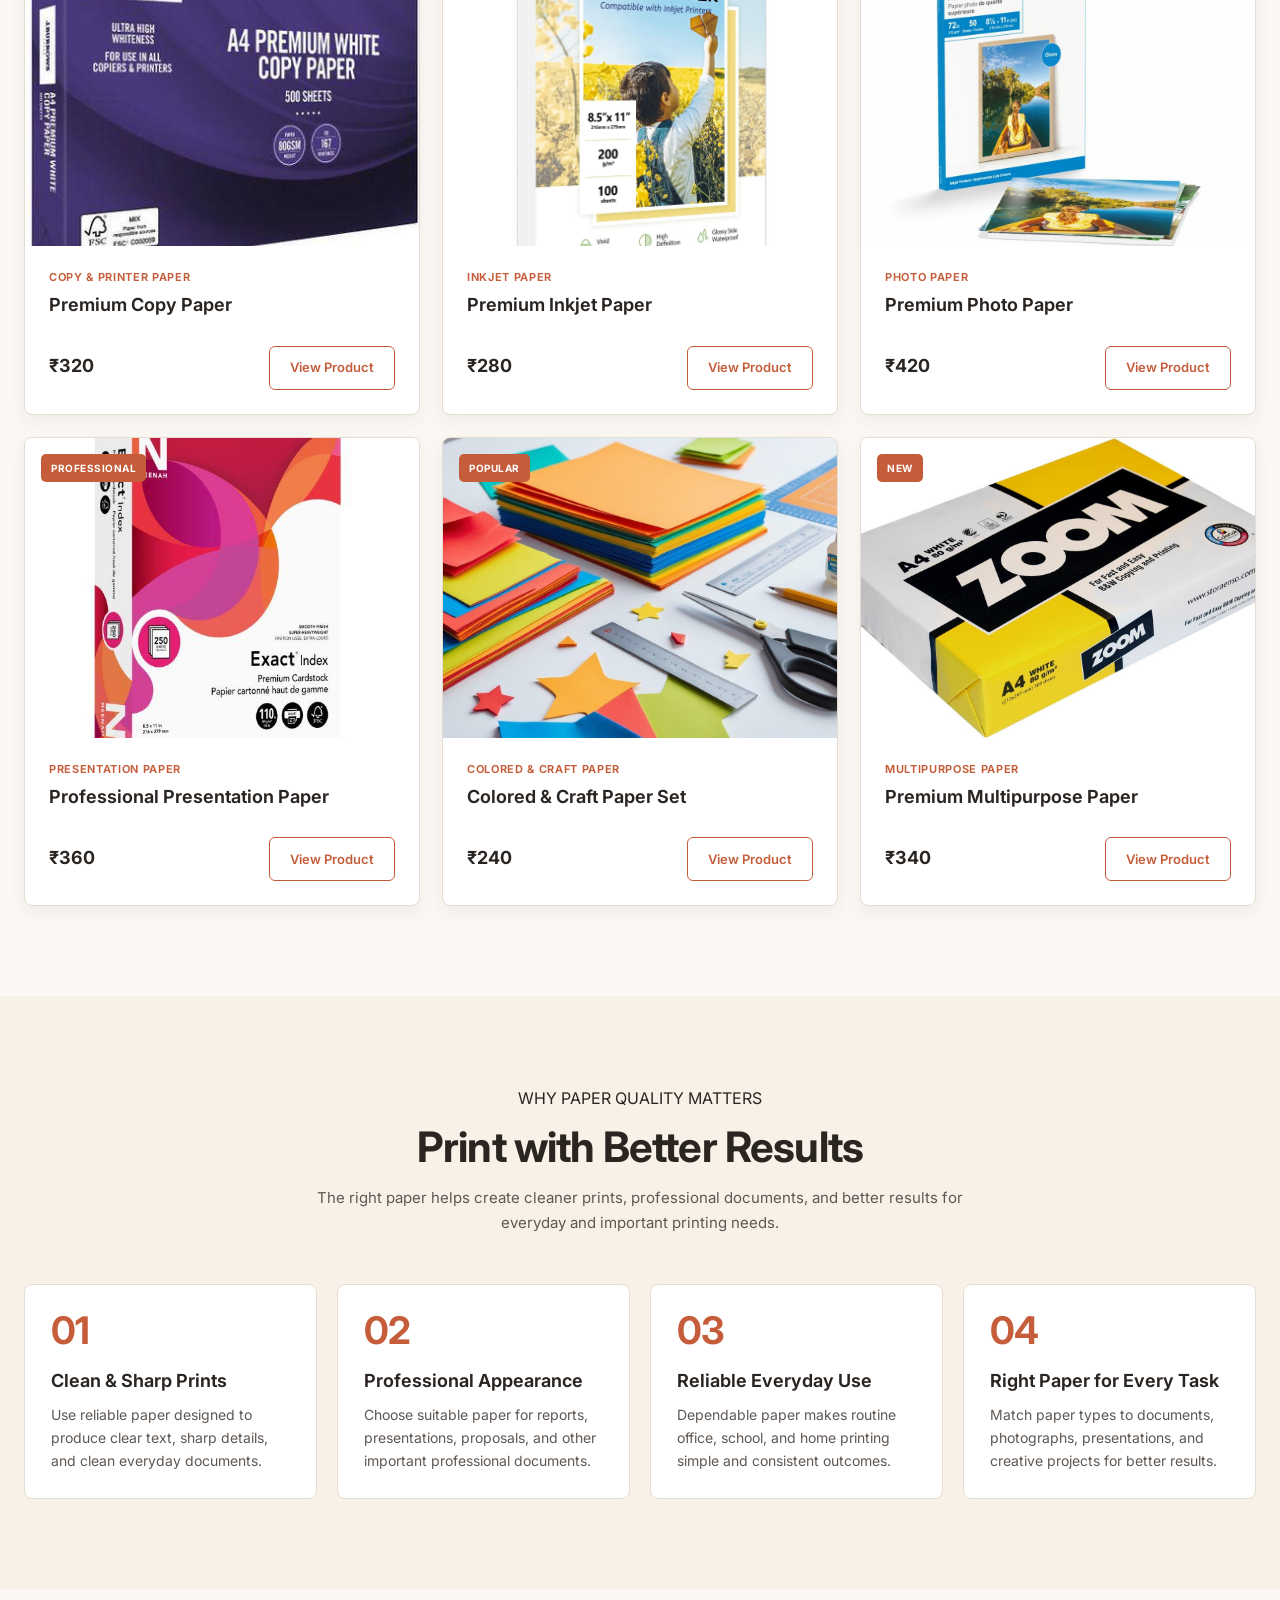
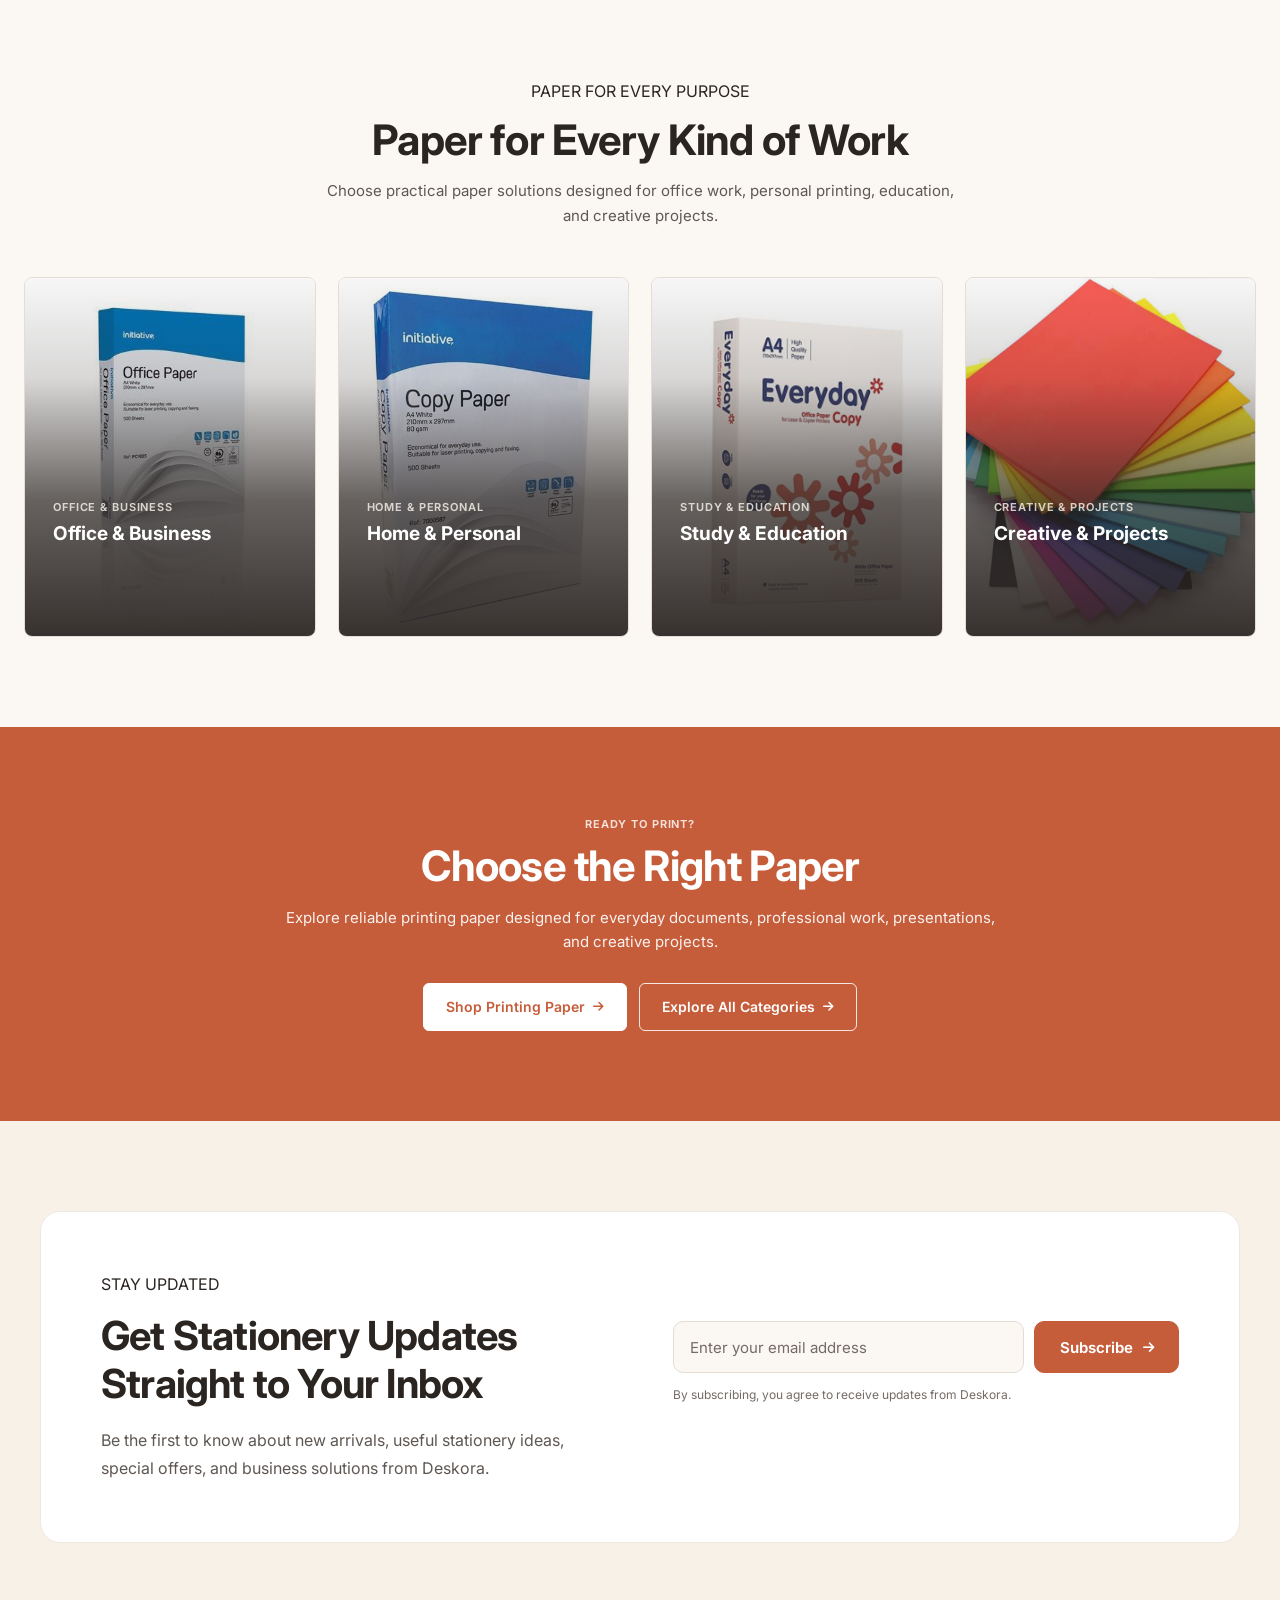
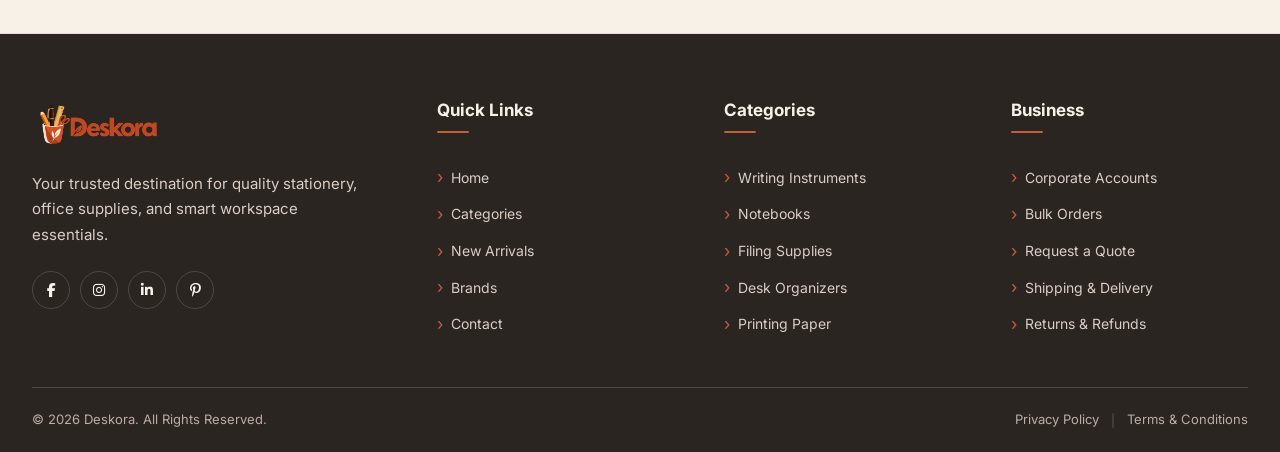
<file: category-printing-paper.html>
<!DOCTYPE html>
<html lang="en" dir="ltr">

<head>

    <!-- =====================================================
         BASIC META
    ====================================================== -->

    <meta charset="UTF-8">

    <meta
        name="viewport"
        content="width=device-width, initial-scale=1.0">

    <meta
        name="description"
        content="Modern stationery and office supplies store for personal and corporate needs.">

    <meta
        name="keywords"
        content="stationery, office supplies, notebooks, pens, paper, corporate supplies">

    <meta name="author" content="Stationery Store">


    <!-- =====================================================
         PAGE TITLE
    ====================================================== -->

    <title>Stationery Store | Office & Stationery Supplies</title>
    <!-- =========================================================
     FAVICON
========================================================= -->

<link
    rel="icon"
    type="image/png"
    href="images/logo.png"
>


    <!-- =====================================================
         GOOGLE FONT
         We will keep one font family consistent
         throughout the complete website.
    ====================================================== -->

    <link rel="preconnect" href="https://fonts.googleapis.com">

    <link rel="preconnect"
          href="https://fonts.gstatic.com"
          crossorigin>

    <link
        href="https://fonts.googleapis.com/css2?family=Inter:wght@400;500;600;700&display=swap"
        rel="stylesheet">


    <!-- =====================================================
         FONT AWESOME
         Used for header icons
    ====================================================== -->

    <link
        rel="stylesheet"
        href="https://cdnjs.cloudflare.com/ajax/libs/font-awesome/6.5.2/css/all.min.css">


    <!-- =====================================================
         MAIN CSS
         Part 2
    ====================================================== -->

    <link
        rel="stylesheet"
        href="css/style.css">


    <!-- =====================================================
         RESPONSIVE CSS
         Part 3
    ====================================================== -->

    <link
        rel="stylesheet"
        href="css/responsive.css">

</head>


<body>


    <!-- =====================================================
         HEADER
    ====================================================== -->

    <header class="site-header" id="siteHeader">

        <div class="header-container">


            <!-- =================================================
                 LOGO
            ================================================== -->

            <a
                href="index.html"
                class="site-logo"
                aria-label="Stationery Store Home">

                <img
                    src="images/logo.png"
                    alt="Stationery Store Logo">

            </a>


            <!-- =================================================
                 DESKTOP NAVIGATION
            ================================================== -->

            <nav
                class="main-navigation"
                id="mainNavigation"
                aria-label="Main Navigation">

                <ul class="nav-list">


                    <!-- =========================================
                         HOME
                    ========================================== -->

                    <li class="nav-item nav-item-dropdown">

                        <button
                            type="button"
                            class="nav-link dropdown-toggle"
                            aria-expanded="false"
                            aria-haspopup="true">

                            <span>Home</span>

                            <i
                                class="fa-solid fa-chevron-down"
                                aria-hidden="true">
                            </i>

                        </button>


                        <ul class="dropdown-menu">

                            <li>

                                <a
                                    href="index.html"
                                    class="dropdown-link">

                                    Home 1

                                </a>

                            </li>


                            <li>

                                <a
                                    href="home-2.html"
                                    class="dropdown-link">

                                    Home 2

                                </a>

                            </li>

                        </ul>

                    </li>


                    <!-- =========================================
                         CATEGORIES
                    ========================================== -->

                    <li class="nav-item nav-item-dropdown">

                        <button
                            type="button"
                            class="nav-link dropdown-toggle active"
                            aria-expanded="false"
                            aria-haspopup="true">

                            <span>Categories</span>

                            <i
                                class="fa-solid fa-chevron-down"
                                aria-hidden="true">
                            </i>

                        </button>


                        <ul class="dropdown-menu">


                            <li>

                                <a
                                    href="category-writing-instruments.html"
                                    class="dropdown-link">

                                    Writing Instruments

                                </a>

                            </li>


                            <li>

                                <a
                                    href="category-notebooks.html"
                                    class="dropdown-link">

                                    Notebooks

                                </a>

                            </li>


                            <li>

                                <a
                                    href="category-filing-supplies.html"
                                    class="dropdown-link">

                                    Filing Supplies

                                </a>

                            </li>


                            <li>

                                <a
                                    href="category-desk-organizers.html"
                                    class="dropdown-link">

                                    Desk Organizers

                                </a>

                            </li>


                            <li>

                                <a
                                    href="category-printing-paper.html"
                                    class="dropdown-link active">

                                    Printing Paper

                                </a>

                            </li>

                        </ul>

                    </li>


                    <!-- =========================================
                         CORPORATE ACCOUNTS
                    ========================================== -->

                    <li class="nav-item">

                        <a
                            href="corporate-accounts.html"
                            class="nav-link">

                            Corporate Accounts

                        </a>

                    </li>


                    <!-- =========================================
                         NEW ARRIVALS
                    ========================================== -->

                    <li class="nav-item">

                        <a
                            href="new-arrivals.html"
                            class="nav-link">

                            New Arrivals

                        </a>

                    </li>


                    <!-- =========================================
                         BRANDS
                    ========================================== -->

                    <li class="nav-item">

                        <a
                            href="brands.html"
                            class="nav-link">

                            Brands

                        </a>

                    </li>


                    <!-- =========================================
                         CONTACT
                    ========================================== -->

                    <li class="nav-item">

                        <a
                            href="contact.html"
                            class="nav-link">

                            Contact

                        </a>

                    </li>

                </ul>

            </nav>


            <!-- =================================================
                 HEADER ACTIONS
            ================================================== -->

            <div class="header-actions">


                <!-- =============================================
                     RTL BUTTON
                ============================================== -->

                <button
                    type="button"
                    class="header-action-btn rtl-toggle-btn"
                    id="rtlToggleBtn"
                    aria-label="Switch RTL layout"
                    title="RTL">

                    <i
                        class="fa-solid fa-right-left"
                        aria-hidden="true">
                    </i>

                    

                </button>


                <!-- =============================================
                     DARK MODE BUTTON
                ============================================== -->

                <button
                    type="button"
                    class="header-action-btn theme-toggle-btn"
                    id="themeToggleBtn"
                    aria-label="Toggle dark mode"
                    title="Dark Mode">

                    <i
                        class="fa-solid fa-moon theme-icon theme-icon-dark"
                        aria-hidden="true">
                    </i>

                    <i
                        class="fa-solid fa-sun theme-icon theme-icon-light"
                        aria-hidden="true">
                    </i>

                    

                </button>


                <!-- =============================================
                     LOGIN BUTTON
                ============================================== -->

                <a
                    href="contact.html"
                    class="header-login-btn">

                    <i
                        class="fa-regular fa-user"
                        aria-hidden="true">
                    </i>

                    <span>
                        Book Now
                    </span>

                </a>

            </div>


            <!-- =================================================
                 HAMBURGER BUTTON
                 Mobile + iPad Mini + iPad Pro
            ================================================== -->

            <button
                type="button"
                class="menu-toggle"
                id="menuToggle"
                aria-label="Open navigation menu"
                aria-expanded="false"
                aria-controls="mobileMenu">

                <span class="menu-line"></span>
                <span class="menu-line"></span>
                <span class="menu-line"></span>

            </button>

        </div>


        <!-- =====================================================
             MOBILE / TABLET MENU
             All menus + buttons are inside hamburger
        ====================================================== -->

        <div
            class="mobile-menu"
            id="mobileMenu">

            <div class="mobile-menu-inner">


                <!-- =============================================
                     MOBILE NAVIGATION
                ============================================== -->

                <nav
                    class="mobile-navigation"
                    aria-label="Mobile Navigation">

                    <ul class="mobile-nav-list">


                        <!-- =====================================
                             HOME
                        ====================================== -->

                        <li class="mobile-nav-item mobile-dropdown">

                            <button
                                type="button"
                                class="mobile-nav-link mobile-dropdown-toggle"
                                aria-expanded="false">

                                <span>Home</span>

                                <i
                                    class="fa-solid fa-chevron-down"
                                    aria-hidden="true">
                                </i>

                            </button>


                            <ul class="mobile-dropdown-menu">

                                <li>

                                    <a
                                        href="index.html"
                                        class="mobile-dropdown-link">

                                        Home 1

                                    </a>

                                </li>


                                <li>

                                    <a
                                        href="home-2.html"
                                        class="mobile-dropdown-link">

                                        Home 2

                                    </a>

                                </li>

                            </ul>

                        </li>


                        <!-- =====================================
                             CATEGORIES
                        ====================================== -->

                        <li class="mobile-nav-item mobile-dropdown">

                            <button
                                type="button"
                                class="mobile-nav-link mobile-dropdown-toggle active"
                                aria-expanded="false">

                                <span>Categories</span>

                                <i
                                    class="fa-solid fa-chevron-down"
                                    aria-hidden="true">
                                </i>

                            </button>


                            <ul class="mobile-dropdown-menu">

                                <li>

                                    <a
                                        href="category-writing-instruments.html"
                                        class="mobile-dropdown-link">

                                        Writing Instruments

                                    </a>

                                </li>


                                <li>

                                    <a
                                        href="category-notebooks.html"
                                        class="mobile-dropdown-link">

                                        Notebooks

                                    </a>

                                </li>


                                <li>

                                    <a
                                        href="category-filing-supplies.html"
                                        class="mobile-dropdown-link">

                                        Filing Supplies

                                    </a>

                                </li>


                                <li>

                                    <a
                                        href="category-desk-organizers.html"
                                        class="mobile-dropdown-link">

                                        Desk Organizers

                                    </a>

                                </li>


                                <li>

                                    <a
                                        href="category-printing-paper.html"
                                        class="mobile-dropdown-link active">

                                        Printing Paper

                                    </a>

                                </li>

                            </ul>

                        </li>


                        <!-- =====================================
                             CORPORATE ACCOUNTS
                        ====================================== -->

                        <li class="mobile-nav-item">

                            <a
                                href="corporate-accounts.html"
                                class="mobile-nav-link">

                                Corporate Accounts

                            </a>

                        </li>


                        <!-- =====================================
                             NEW ARRIVALS
                        ====================================== -->

                        <li class="mobile-nav-item">

                            <a
                                href="new-arrivals.html"
                                class="mobile-nav-link">

                                New Arrivals

                            </a>

                        </li>


                        <!-- =====================================
                             BRANDS
                        ====================================== -->

                        <li class="mobile-nav-item">

                            <a
                                href="brands.html"
                                class="mobile-nav-link">

                                Brands

                            </a>

                        </li>


                        <!-- =====================================
                             CONTACT
                        ====================================== -->

                        <li class="mobile-nav-item">

                            <a
                                href="contact.html"
                                class="mobile-nav-link">

                                Contact

                            </a>

                        </li>

                    </ul>

                </nav>


                <!-- =============================================
                     MOBILE ACTIONS
                     RTL + DARK MODE + LOGIN
                ============================================== -->

                <div class="mobile-menu-actions">


                    <!-- RTL -->

                    <button
                        type="button"
                        class="mobile-action-btn rtl-toggle-btn"
                        id="mobileRtlToggleBtn">

                        <i
                            class="fa-solid fa-right-left"
                            aria-hidden="true">
                        </i>

                        <span>RTL</span>

                    </button>


                    <!-- DARK MODE -->

                    <button
                        type="button"
                        class="mobile-action-btn theme-toggle-btn"
                        id="mobileThemeToggleBtn">

                        <i
                            class="fa-solid fa-moon theme-icon theme-icon-dark"
                            aria-hidden="true">
                        </i>

                        <i
                            class="fa-solid fa-sun theme-icon theme-icon-light"
                            aria-hidden="true">
                        </i>

                        <span class="theme-text">
                            Dark Mode
                        </span>

                    </button>


                    <!-- LOGIN -->

                    <a
                        href="contact.html"
                        class="mobile-login-btn">

                        <i
                            class="fa-regular fa-user"
                            aria-hidden="true">
                        </i>

                        <span>
                            Book Now
                        </span>

                    </a>
                </div>

            </div>

        </div>

    </header>


    <!-- =====================================================
         MAIN CONTENT STARTS HERE
         We will add sections later.
    ====================================================== -->

    <main id="mainContent">
<!-- =========================================================
     PRINTING PAPER
     SECTION 1: HERO
     PART 1 - HTML
========================================================= -->

<section
    class="category-hero-section"
    id="printingPaperHero"
    aria-labelledby="printingPaperHeroTitle"
>
    <div class="category-hero-overlay"></div>

    <div class="category-hero-container">

        <div class="category-hero-content">

            <span class="section-eyebrow">
                PRINTING PAPER
            </span>

            <h1
                class="category-hero-title"
                id="printingPaperHeroTitle"
            >
                Premium Paper for Every Print
            </h1>

            <p class="category-hero-description">
                Discover reliable printing paper designed for
                everyday documents, professional presentations,
                creative projects, and business needs.
            </p>

            <a
                href="#featuredPaperProducts"
                class="primary-btn category-hero-btn"
            >
                Shop Printing Paper
                <i
                    class="fas fa-arrow-right"
                    aria-hidden="true"
                ></i>
            </a>

        </div>

    </div>
</section>
<! =========================================================
   PRINTING PAPER
   SECTION 2: SHOP BY TYPE
   PART 1 - HTML
========================================================= !>

<section
    class="paper-types-section"
    id="paperTypesSection"
    aria-labelledby="paperTypesTitle"
>
    <div class="paper-types-container">

        <!-- SECTION HEADER -->
        <div class="paper-types-header">

            <span class="section-eyebrow">
                SHOP BY TYPE
            </span>

            <h2
                class="paper-types-title"
                id="paperTypesTitle"
            >
                Find the Right Paper for Every Need
            </h2>

            <p class="paper-types-description">
                Explore reliable paper options for everyday printing,
                professional documents, presentations, and creative work.
            </p>

        </div>


        <!-- PAPER TYPE CARDS -->
        <div class="paper-types-grid">

            <!-- CARD 1 -->
            <article class="paper-type-card">

                <div class="paper-type-image-wrapper">
                    <img
                        src="images/paper-type-copy-printer.jpg"
                        alt="Copy and printer paper"
                        class="paper-type-image"
                        loading="lazy"
                    >

                    <div
                        class="paper-type-overlay"
                        aria-hidden="true"
                    ></div>
                </div>

                <div class="paper-type-content">

                    <span class="paper-type-label">
                        EVERYDAY PRINTING
                    </span>

                    <h3 class="paper-type-title">
                        Copy &amp; Printer Paper
                    </h3>

                    <p class="paper-type-description">
                        Dependable paper for everyday documents,
                        office printing, reports, and routine use.
                    </p>

                    <a
                        href="#featuredPaperProducts"
                        class="paper-type-link"
                    >
                        Explore Printer Paper
                        <i
                            class="fas fa-arrow-right"
                            aria-hidden="true"
                        ></i>
                    </a>

                </div>

            </article>


            <!-- CARD 2 -->
            <article class="paper-type-card">

                <div class="paper-type-image-wrapper">
                    <img
                        src="images/paper-type-inkjet-premium.jpg"
                        alt="Premium inkjet printing paper"
                        class="paper-type-image"
                        loading="lazy"
                    >

                    <div
                        class="paper-type-overlay"
                        aria-hidden="true"
                    ></div>
                </div>

                <div class="paper-type-content">

                    <span class="paper-type-label">
                        QUALITY PRINTING
                    </span>

                    <h3 class="paper-type-title">
                        Premium Inkjet Paper
                    </h3>

                    <p class="paper-type-description">
                        Smooth, high-quality paper for sharper prints,
                        detailed documents, and professional results.
                    </p>

                    <a
                        href="#featuredPaperProducts"
                        class="paper-type-link"
                    >
                        Explore Premium Paper
                        <i
                            class="fas fa-arrow-right"
                            aria-hidden="true"
                        ></i>
                    </a>

                </div>

            </article>


            <!-- CARD 3 -->
            <article class="paper-type-card">

                <div class="paper-type-image-wrapper">
                    <img
                        src="images/paper-type-photo.jpg"
                        alt="Photo printing paper"
                        class="paper-type-image"
                        loading="lazy"
                    >

                    <div
                        class="paper-type-overlay"
                        aria-hidden="true"
                    ></div>
                </div>

                <div class="paper-type-content">

                    <span class="paper-type-label">
                        PHOTO PRINTING
                    </span>

                    <h3 class="paper-type-title">
                        Photo Paper
                    </h3>

                    <p class="paper-type-description">
                        Quality photo paper for vibrant images,
                        memorable prints, and creative visual projects.
                    </p>

                    <a
                        href="#featuredPaperProducts"
                        class="paper-type-link"
                    >
                        Explore Photo Paper
                        <i
                            class="fas fa-arrow-right"
                            aria-hidden="true"
                        ></i>
                    </a>

                </div>

            </article>


            <!-- CARD 4 -->
            <article class="paper-type-card">

                <div class="paper-type-image-wrapper">
                    <img
                        src="images/paper-type-specialty-presentation.jpg"
                        alt="Specialty and presentation paper"
                        class="paper-type-image"
                        loading="lazy"
                    >

                    <div
                        class="paper-type-overlay"
                        aria-hidden="true"
                    ></div>
                </div>

                <div class="paper-type-content">

                    <span class="paper-type-label">
                        PROFESSIONAL PRESENTATIONS
                    </span>

                    <h3 class="paper-type-title">
                        Specialty &amp; Presentation Paper
                    </h3>

                    <p class="paper-type-description">
                        Premium paper options for presentations,
                        certificates, proposals, and documents.
                    </p>

                    <a
                        href="#featuredPaperProducts"
                        class="paper-type-link"
                    >
                        Explore Specialty Paper
                        <i
                            class="fas fa-arrow-right"
                            aria-hidden="true"
                        ></i>
                    </a>

                </div>

            </article>

        </div>

    </div>
</section>
<!-- =========================================================
     PRINTING PAPER
     SECTION 3: FEATURED PRODUCTS
     PART 1 - HTML
========================================================= -->

<section
    class="paper-products-section"
    id="featuredPaperProducts"
    aria-labelledby="paperProductsTitle"
>
    <div class="paper-products-container">

        <!-- SECTION HEADER -->
        <div class="paper-products-header">

            <span class="section-eyebrow">
                FEATURED PRODUCTS
            </span>

            <h2
                class="paper-products-title"
                id="paperProductsTitle"
            >
                Quality Paper for Every Print
            </h2>

            <p class="paper-products-description">
                Explore thoughtfully selected printing paper designed
                for everyday documents, professional work, presentations,
                and creative projects.
            </p>

        </div>


        <!-- PRODUCTS GRID -->
        <div class="paper-products-grid">

            <!-- PRODUCT 1 -->
            <article class="paper-product-card">

                <div class="paper-product-image-wrapper">

                    <span class="paper-product-badge">
                        BEST SELLER
                    </span>

                    <img
                        src="images/paper-product-copy-paper.jpg"
                        alt="Premium copy and printer paper"
                        class="paper-product-image"
                        loading="lazy"
                    >

                </div>

                <div class="paper-product-content">

                    <span class="paper-product-category">
                        COPY &amp; PRINTER PAPER
                    </span>

                    <h3 class="paper-product-title">
                        Premium Copy Paper
                    </h3>

                    <div class="paper-product-price">
                        ₹320
                    </div>

                    <div class="paper-product-actions">

                        <a
                            href="#"
                            class="paper-product-view-btn"
                        >
                            View Product
                        </a>

                        <button
                            type="button"
                            class="paper-product-cart-btn"
                            data-product="Premium Copy Paper"
                            data-price="320"
                        >
                            Add to Cart
                        </button>

                    </div>

                </div>

            </article>


            <!-- PRODUCT 2 -->
            <article class="paper-product-card">

                <div class="paper-product-image-wrapper">

                    <span class="paper-product-badge">
                        POPULAR
                    </span>

                    <img
                        src="images/paper-product-inkjet-paper.jpg"
                        alt="Premium inkjet printing paper"
                        class="paper-product-image"
                        loading="lazy"
                    >

                </div>

                <div class="paper-product-content">

                    <span class="paper-product-category">
                        INKJET PAPER
                    </span>

                    <h3 class="paper-product-title">
                        Premium Inkjet Paper
                    </h3>

                    <div class="paper-product-price">
                        ₹280
                    </div>

                    <div class="paper-product-actions">

                        <a
                            href="#"
                            class="paper-product-view-btn"
                        >
                            View Product
                        </a>

                        <button
                            type="button"
                            class="paper-product-cart-btn"
                            data-product="Premium Inkjet Paper"
                            data-price="280"
                        >
                            Add to Cart
                        </button>

                    </div>

                </div>

            </article>


            <!-- PRODUCT 3 -->
            <article class="paper-product-card">

                <div class="paper-product-image-wrapper">

                    <span class="paper-product-badge">
                        NEW
                    </span>

                    <img
                        src="images/paper-product-photo-paper.jpg"
                        alt="Premium photo printing paper"
                        class="paper-product-image"
                        loading="lazy"
                    >

                </div>

                <div class="paper-product-content">

                    <span class="paper-product-category">
                        PHOTO PAPER
                    </span>

                    <h3 class="paper-product-title">
                        Premium Photo Paper
                    </h3>

                    <div class="paper-product-price">
                        ₹420
                    </div>

                    <div class="paper-product-actions">

                        <a
                            href="#"
                            class="paper-product-view-btn"
                        >
                            View Product
                        </a>

                        <button
                            type="button"
                            class="paper-product-cart-btn"
                            data-product="Premium Photo Paper"
                            data-price="420"
                        >
                            Add to Cart
                        </button>

                    </div>

                </div>

            </article>


            <!-- PRODUCT 4 -->
            <article class="paper-product-card">

                <div class="paper-product-image-wrapper">

                    <span class="paper-product-badge">
                        PROFESSIONAL
                    </span>

                    <img
                        src="images/paper-product-presentation-paper.jpg"
                        alt="Specialty presentation paper"
                        class="paper-product-image"
                        loading="lazy"
                    >

                </div>

                <div class="paper-product-content">

                    <span class="paper-product-category">
                        PRESENTATION PAPER
                    </span>

                    <h3 class="paper-product-title">
                        Professional Presentation Paper
                    </h3>

                    <div class="paper-product-price">
                        ₹360
                    </div>

                    <div class="paper-product-actions">

                        <a
                            href="#"
                            class="paper-product-view-btn"
                        >
                            View Product
                        </a>

                        <button
                            type="button"
                            class="paper-product-cart-btn"
                            data-product="Professional Presentation Paper"
                            data-price="360"
                        >
                            Add to Cart
                        </button>

                    </div>

                </div>

            </article>


            <!-- PRODUCT 5 -->
            <article class="paper-product-card">

                <div class="paper-product-image-wrapper">

                    <span class="paper-product-badge">
                        POPULAR
                    </span>

                    <img
                        src="images/paper-product-colored-paper.jpg"
                        alt="Colored and craft paper"
                        class="paper-product-image"
                        loading="lazy"
                    >

                </div>

                <div class="paper-product-content">

                    <span class="paper-product-category">
                        COLORED &amp; CRAFT PAPER
                    </span>

                    <h3 class="paper-product-title">
                        Colored &amp; Craft Paper Set
                    </h3>

                    <div class="paper-product-price">
                        ₹240
                    </div>

                    <div class="paper-product-actions">

                        <a
                            href="#"
                            class="paper-product-view-btn"
                        >
                            View Product
                        </a>

                        <button
                            type="button"
                            class="paper-product-cart-btn"
                            data-product="Colored & Craft Paper Set"
                            data-price="240"
                        >
                            Add to Cart
                        </button>

                    </div>

                </div>

            </article>


            <!-- PRODUCT 6 -->
            <article class="paper-product-card">

                <div class="paper-product-image-wrapper">

                    <span class="paper-product-badge">
                        NEW
                    </span>

                    <img
                        src="images/paper-product-multipurpose-paper.jpg"
                        alt="Premium multipurpose printing paper"
                        class="paper-product-image"
                        loading="lazy"
                    >

                </div>

                <div class="paper-product-content">

                    <span class="paper-product-category">
                        MULTIPURPOSE PAPER
                    </span>

                    <h3 class="paper-product-title">
                        Premium Multipurpose Paper
                    </h3>

                    <div class="paper-product-price">
                        ₹340
                    </div>

                    <div class="paper-product-actions">

                        <a
                            href="#"
                            class="paper-product-view-btn"
                        >
                            View Product
                        </a>

                        <button
                            type="button"
                            class="paper-product-cart-btn"
                            data-product="Premium Multipurpose Paper"
                            data-price="340"
                        >
                            Add to Cart
                        </button>

                    </div>

                </div>

            </article>

        </div>

    </div>
</section>
<!-- =========================================================
     PRINTING PAPER
     SECTION 4: WHY PAPER QUALITY MATTERS
     PART 1 - HTML
========================================================= -->

<section
    class="paper-benefits-section"
    id="paperBenefitsSection"
    aria-labelledby="paperBenefitsTitle"
>
    <div class="paper-benefits-container">

        <!-- SECTION HEADER -->
        <div class="paper-benefits-header">

            <span class="section-eyebrow">
                WHY PAPER QUALITY MATTERS
            </span>

            <h2
                class="paper-benefits-title"
                id="paperBenefitsTitle"
            >
                Print with Better Results
            </h2>

            <p class="paper-benefits-description">
                The right paper helps create cleaner prints,
                professional documents, and better results for
                everyday and important printing needs.
            </p>

        </div>


        <!-- BENEFITS GRID -->
        <div class="paper-benefits-grid">

            <!-- BENEFIT 01 -->
            <article class="paper-benefit-card">

                <span class="paper-benefit-number">
                    01
                </span>

                <div class="paper-benefit-content">

                    <h3 class="paper-benefit-title">
                        Clean &amp; Sharp Prints
                    </h3>

                    <p class="paper-benefit-text">
                        Use reliable paper designed to produce
                        clear text, sharp details, and clean
                        everyday documents.
                    </p>

                </div>

            </article>


            <!-- BENEFIT 02 -->
            <article class="paper-benefit-card">

                <span class="paper-benefit-number">
                    02
                </span>

                <div class="paper-benefit-content">

                    <h3 class="paper-benefit-title">
                        Professional Appearance
                    </h3>

                    <p class="paper-benefit-text">
                        Choose suitable paper for reports,
                        presentations, proposals, and other
                        important professional documents.
                    </p>

                </div>

            </article>


            <!-- BENEFIT 03 -->
            <article class="paper-benefit-card">

                <span class="paper-benefit-number">
                    03
                </span>

                <div class="paper-benefit-content">

                    <h3 class="paper-benefit-title">
                        Reliable Everyday Use
                    </h3>

                    <p class="paper-benefit-text">
                        Dependable paper makes routine office,
                        school, and home printing simple and
                        consistent outcomes.
                    </p>

                </div>

            </article>


            <!-- BENEFIT 04 -->
            <article class="paper-benefit-card">

                <span class="paper-benefit-number">
                    04
                </span>

                <div class="paper-benefit-content">

                    <h3 class="paper-benefit-title">
                        Right Paper for Every Task
                    </h3>

                    <p class="paper-benefit-text">
                        Match paper types to documents,
                        photographs, presentations, and creative
                        projects for better results.
                    </p>

                </div>

            </article>

        </div>

    </div>
</section>
<! =========================================================
   PRINTING PAPER
   SECTION 5: PAPER FOR EVERY PURPOSE
   PART 1 - HTML
========================================================= !>

<section
    class="paper-purpose-section"
    id="paperPurposeSection"
    aria-labelledby="paperPurposeTitle"
>
    <div class="paper-purpose-container">

        <!-- SECTION HEADER -->
        <div class="paper-purpose-header">

            <span class="section-eyebrow">
                PAPER FOR EVERY PURPOSE
            </span>

            <h2
                class="paper-purpose-title"
                id="paperPurposeTitle"
            >
                Paper for Every Kind of Work
            </h2>

            <p class="paper-purpose-description">
                Choose practical paper solutions designed for
                office work, personal printing, education, and
                creative projects.
            </p>

        </div>


        <!-- PURPOSE GRID -->
        <div class="paper-purpose-grid">

            <!-- CARD 1 -->
            <article class="paper-purpose-card">

                <div class="paper-purpose-image-wrapper">

                    <img
                        src="images/paper-purpose-office-business.jpg"
                        alt="Printing paper for office and business"
                        class="paper-purpose-image"
                        loading="lazy"
                    >

                    <div
                        class="paper-purpose-overlay"
                        aria-hidden="true"
                    ></div>

                </div>

                <div class="paper-purpose-content">

                    <span class="paper-purpose-label">
                        OFFICE &amp; BUSINESS
                    </span>

                    <h3 class="paper-purpose-card-title">
                        Office &amp; Business
                    </h3>

                    <p class="paper-purpose-card-text">
                        Reliable paper for reports, invoices,
                        presentations, proposals, and everyday
                        office documents.
                    </p>

                    <a
                        href="#featuredPaperProducts"
                        class="paper-purpose-link"
                    >
                        Explore Office Paper
                        <i
                            class="fas fa-arrow-right"
                            aria-hidden="true"
                        ></i>
                    </a>

                </div>

            </article>


            <!-- CARD 2 -->
            <article class="paper-purpose-card">

                <div class="paper-purpose-image-wrapper">

                    <img
                        src="images/paper-purpose-home-personal.jpg"
                        alt="Printing paper for home and personal use"
                        class="paper-purpose-image"
                        loading="lazy"
                    >

                    <div
                        class="paper-purpose-overlay"
                        aria-hidden="true"
                    ></div>

                </div>

                <div class="paper-purpose-content">

                    <span class="paper-purpose-label">
                        HOME &amp; PERSONAL
                    </span>

                    <h3 class="paper-purpose-card-title">
                        Home &amp; Personal
                    </h3>

                    <p class="paper-purpose-card-text">
                        Convenient paper choices for home
                        printing, personal documents, forms,
                        and everyday needs.
                    </p>

                    <a
                        href="#featuredPaperProducts"
                        class="paper-purpose-link"
                    >
                        Explore Home Paper
                        <i
                            class="fas fa-arrow-right"
                            aria-hidden="true"
                        ></i>
                    </a>

                </div>

            </article>


            <!-- CARD 3 -->
            <article class="paper-purpose-card">

                <div class="paper-purpose-image-wrapper">

                    <img
                        src="images/paper-purpose-study-education.jpg"
                        alt="Printing paper for study and education"
                        class="paper-purpose-image"
                        loading="lazy"
                    >

                    <div
                        class="paper-purpose-overlay"
                        aria-hidden="true"
                    ></div>

                </div>

                <div class="paper-purpose-content">

                    <span class="paper-purpose-label">
                        STUDY &amp; EDUCATION
                    </span>

                    <h3 class="paper-purpose-card-title">
                        Study &amp; Education
                    </h3>

                    <p class="paper-purpose-card-text">
                        Useful paper for assignments, notes,
                        worksheets, academic projects, and
                        educational printing.
                    </p>

                    <a
                        href="#featuredPaperProducts"
                        class="paper-purpose-link"
                    >
                        Explore Study Paper
                        <i
                            class="fas fa-arrow-right"
                            aria-hidden="true"
                        ></i>
                    </a>

                </div>

            </article>


            <!-- CARD 4 -->
            <article class="paper-purpose-card">

                <div class="paper-purpose-image-wrapper">

                    <img
                        src="images/paper-purpose-creative-projects.jpg"
                        alt="Printing paper for creative projects"
                        class="paper-purpose-image"
                        loading="lazy"
                    >

                    <div
                        class="paper-purpose-overlay"
                        aria-hidden="true"
                    ></div>

                </div>

                <div class="paper-purpose-content">

                    <span class="paper-purpose-label">
                        CREATIVE &amp; PROJECTS
                    </span>

                    <h3 class="paper-purpose-card-title">
                        Creative &amp; Projects
                    </h3>

                    <p class="paper-purpose-card-text">
                        Explore paper options for creative
                        projects, crafts, visual work, and
                        presentation & color materials .
                    </p>

                    <a
                        href="#featuredPaperProducts"
                        class="paper-purpose-link"
                    >
                        Explore Creative Paper
                        <i
                            class="fas fa-arrow-right"
                            aria-hidden="true"
                        ></i>
                    </a>

                </div>

            </article>

        </div>

    </div>
</section>
<!-- =========================================================
     PRINTING PAPER
     SECTION 6: CTA
     PART 1 - HTML
========================================================= -->

<section
    class="paper-cta-section"
    id="paperCtaSection"
    aria-labelledby="paperCtaTitle"
>
    <div class="paper-cta-container">

        <div class="paper-cta-content">

            <span class="paper-cta-eyebrow">
                READY TO PRINT?
            </span>

            <h2
                class="paper-cta-title"
                id="paperCtaTitle"
            >
                Choose the Right Paper
            </h2>

            <p class="paper-cta-description">
                Explore reliable printing paper designed for
                everyday documents, professional work,
                presentations, and creative projects.
            </p>

            <div class="paper-cta-actions">

                <a
                    href="#featuredPaperProducts"
                    class="paper-cta-primary-btn"
                >
                    Shop Printing Paper
                    <i
                        class="fas fa-arrow-right"
                        aria-hidden="true"
                    ></i>
                </a>

                <a
                    href="categories.html"
                    class="paper-cta-secondary-btn"
                >
                    Explore All Categories
                    <i
                        class="fas fa-arrow-right"
                        aria-hidden="true"
                    ></i>
                </a>

            </div>

        </div>

    </div>
</section>
        <!-- =========================================================
     WRITING INSTRUMENTS
     SECTION 7: NEWSLETTER
     PART 1 - HTML
========================================================= -->

<section
    class="newsletter-section"
    id="newsletterSection"
    aria-labelledby="newsletterTitle"
>

    <div class="newsletter-container">

        <div class="newsletter-content">

            <span class="section-eyebrow">
                STAY UPDATED
            </span>

            <h2
                class="newsletter-title"
                id="newsletterTitle"
            >
                Get Stationery Updates Straight to Your Inbox
            </h2>

            <p class="newsletter-description">
                Be the first to know about new arrivals, useful stationery
                ideas, special offers, and business solutions from Deskora.
            </p>

        </div>


        <div class="newsletter-form-wrapper">

            <form
                class="newsletter-form"
                id="newsletterForm"
                action="#"
                method="post"
            >

                <div class="newsletter-input-wrapper">

                    <label
                        for="newsletterEmail"
                        class="sr-only"
                    >
                        Email Address
                    </label>

                    <input
                        type="email"
                        id="newsletterEmail"
                        name="email"
                        class="newsletter-input"
                        placeholder="Enter your email address"
                        autocomplete="email"
                        required
                    >

                </div>


                <button
                    type="submit"
                    class="newsletter-btn"
                >
                    Subscribe
                    <i
                        class="fas fa-arrow-right"
                        aria-hidden="true"
                    ></i>
                </button>

            </form>


            <p class="newsletter-note">
                By subscribing, you agree to receive updates from Deskora.
            </p>

            <p
                class="newsletter-message"
                id="newsletterMessage"
                aria-live="polite"
            ></p>

        </div>

    </div>

</section>
         </main>


    <!-- =====================================================
         FOOTER
         Will be added later.
    ====================================================== -->
<!-- =========================================================
     DESKORA STATIONERY STORE
     FOOTER
     PART 1 - HTML
========================================================= -->

<footer class="site-footer" id="siteFooter">

    <div class="footer-container">

        <!-- =========================
             FOOTER MAIN
        ========================== -->
        <div class="footer-main">

            <!-- BRAND -->
            <div class="footer-column footer-brand">

                <a href="index.html" class="footer-logo">
                    <img
                        src="images/logo.png"
                        alt="Deskora Stationery Store"
                    >
                </a>

                <p class="footer-description">
                    Your trusted destination for quality stationery,
                    office supplies, and smart workspace essentials.
                </p>

                <div class="footer-socials">

                    <a
                        href="#"
                        class="footer-social-link"
                        aria-label="Facebook"
                    >
                        <i class="fab fa-facebook-f"></i>
                    </a>

                    <a
                        href="#"
                        class="footer-social-link"
                        aria-label="Instagram"
                    >
                        <i class="fab fa-instagram"></i>
                    </a>

                    <a
                        href="#"
                        class="footer-social-link"
                        aria-label="LinkedIn"
                    >
                        <i class="fab fa-linkedin-in"></i>
                    </a>

                    <a
                        href="#"
                        class="footer-social-link"
                        aria-label="Pinterest"
                    >
                        <i class="fab fa-pinterest-p"></i>
                    </a>

                </div>

            </div>


            <!-- QUICK LINKS -->
            <div class="footer-column">

                <h3 class="footer-title">
                    Quick Links
                </h3>

                <ul class="footer-links">

                    <li>
                        <a href="index.html">
                            Home
                        </a>
                    </li>

                    <li>
                        <a href="categories.html">
                            Categories
                        </a>
                    </li>

                    <li>
                        <a href="new-arrivals.html">
                            New Arrivals
                        </a>
                    </li>

                    <li>
                        <a href="brands.html">
                            Brands
                        </a>
                    </li>

                    <li>
                        <a href="contact.html">
                            Contact
                        </a>
                    </li>

                </ul>

            </div>


            <!-- CATEGORIES -->
            <div class="footer-column">

                <h3 class="footer-title">
                    Categories
                </h3>

                <ul class="footer-links">

                    <li>
                        <a href="category-writing-instruments.html">
                            Writing Instruments
                        </a>
                    </li>

                    <li>
                        <a href="category-notebooks.html">
                            Notebooks
                        </a>
                    </li>

                    <li>
                        <a href="category-filing-supplies.html">
                            Filing Supplies
                        </a>
                    </li>

                    <li>
                        <a href="category-desk-organizers.html">
                            Desk Organizers
                        </a>
                    </li>

                    <li>
                        <a href="category-printing-paper.html">
                            Printing Paper
                        </a>
                    </li>

                </ul>

            </div>


            <!-- BUSINESS -->
            <div class="footer-column">

                <h3 class="footer-title">
                    Business
                </h3>

                <ul class="footer-links">

                    <li>
                        <a href="corporate-accounts.html">
                            Corporate Accounts
                        </a>
                    </li>

                    <li>
                        <a href="bulk-orders.html">
                            Bulk Orders
                        </a>
                    </li>

                    <li>
                        <a href="request-quote.html">
                            Request a Quote
                        </a>
                    </li>

                    <li>
                        <a href="shipping.html">
                            Shipping &amp; Delivery
                        </a>
                    </li>

                    <li>
                        <a href="returns.html">
                            Returns &amp; Refunds
                        </a>
                    </li>

                </ul>

            </div>

        </div>


        <!-- =========================
             FOOTER BOTTOM
        ========================== -->
        <div class="footer-bottom">

            <p class="footer-copyright">
                &copy; 2026 Deskora. All Rights Reserved.
            </p>

            <div class="footer-legal-links">

                <a href="privacy-policy.html">
                    Privacy Policy
                </a>

                <span class="footer-divider">
                    |
                </span>

                <a href="terms-conditions.html">
                    Terms &amp; Conditions
                </a>

            </div>

        </div>

    </div>

</footer>

    <!-- =====================================================
         JAVASCRIPT
         Separate JS file
    ====================================================== -->
<!-- SCROLL TO TOP -->
<button
    type="button"
    class="scroll-top-btn"
    id="scrollTopBtn"
    aria-label="Scroll to top"
>
    <i class="fas fa-arrow-up" aria-hidden="true"></i>
</button>
    <script src="js/script.js"></script>

</body>

</html>
</file>
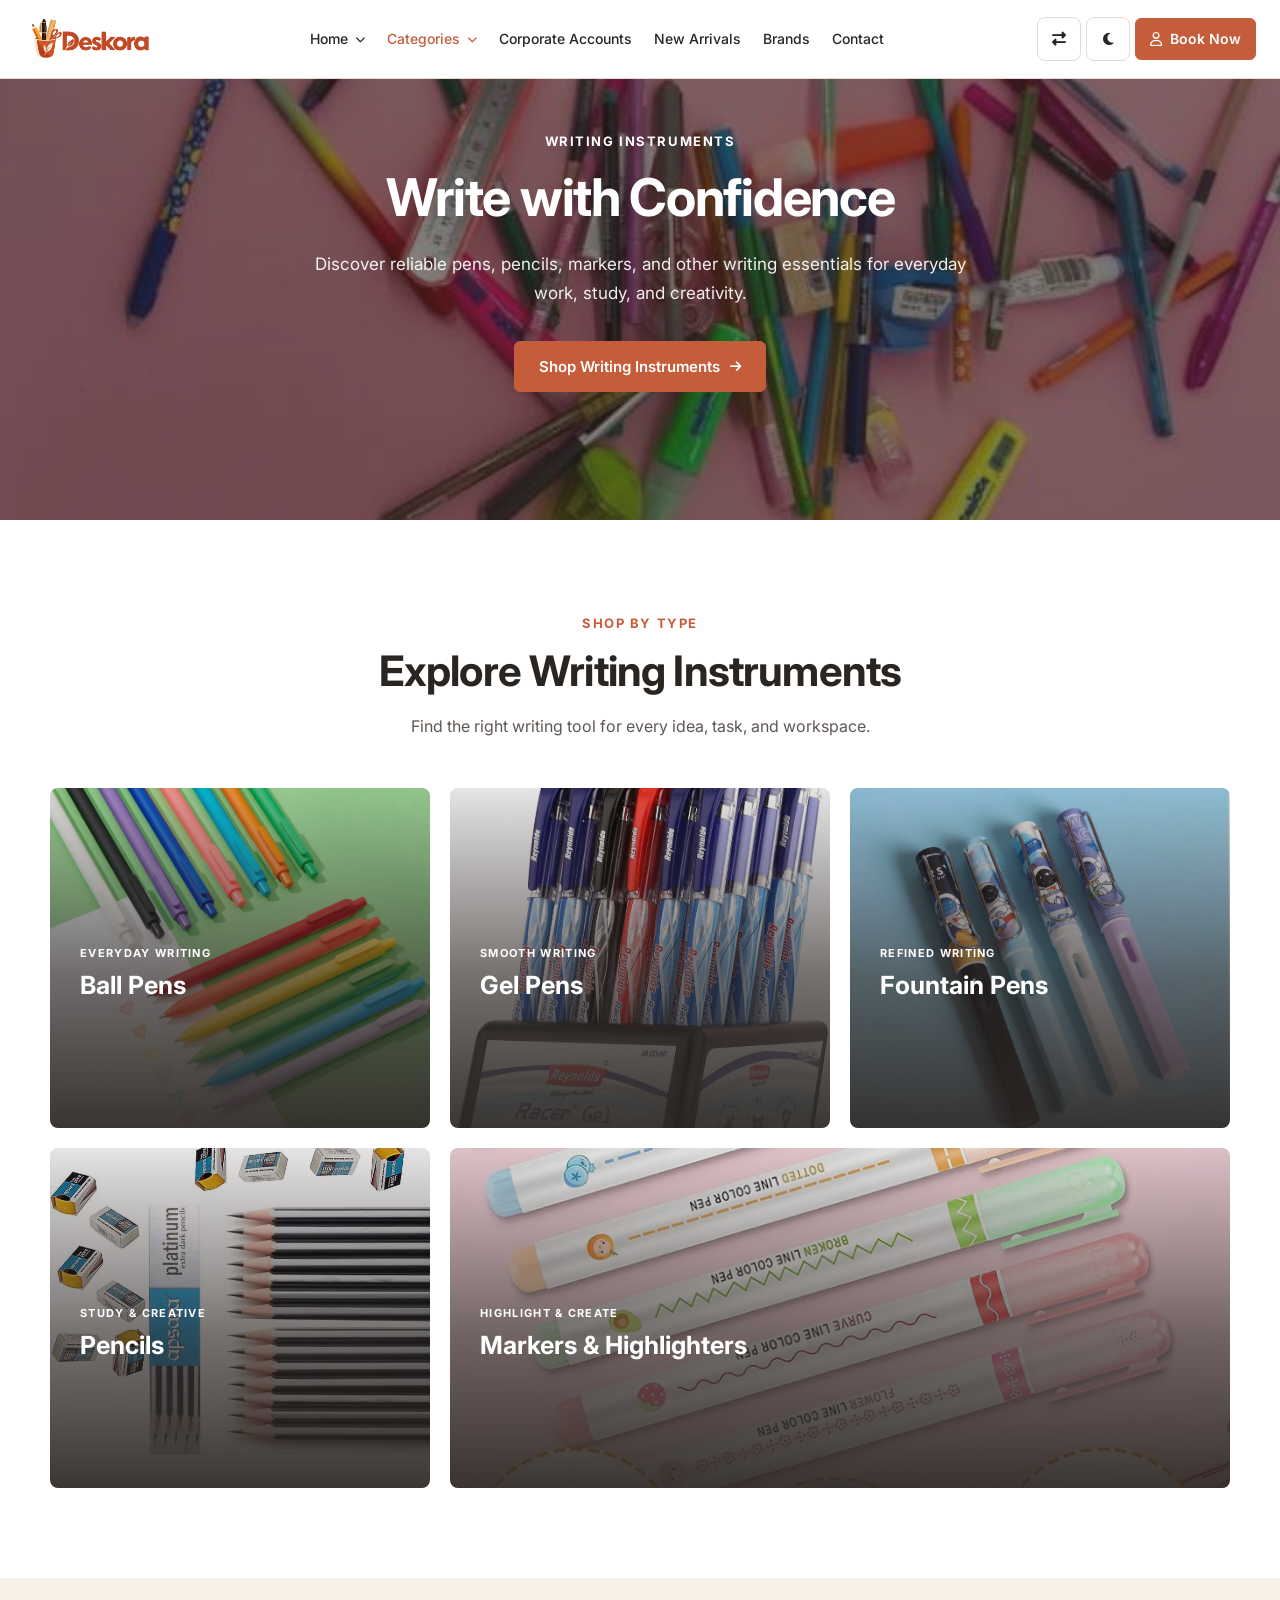
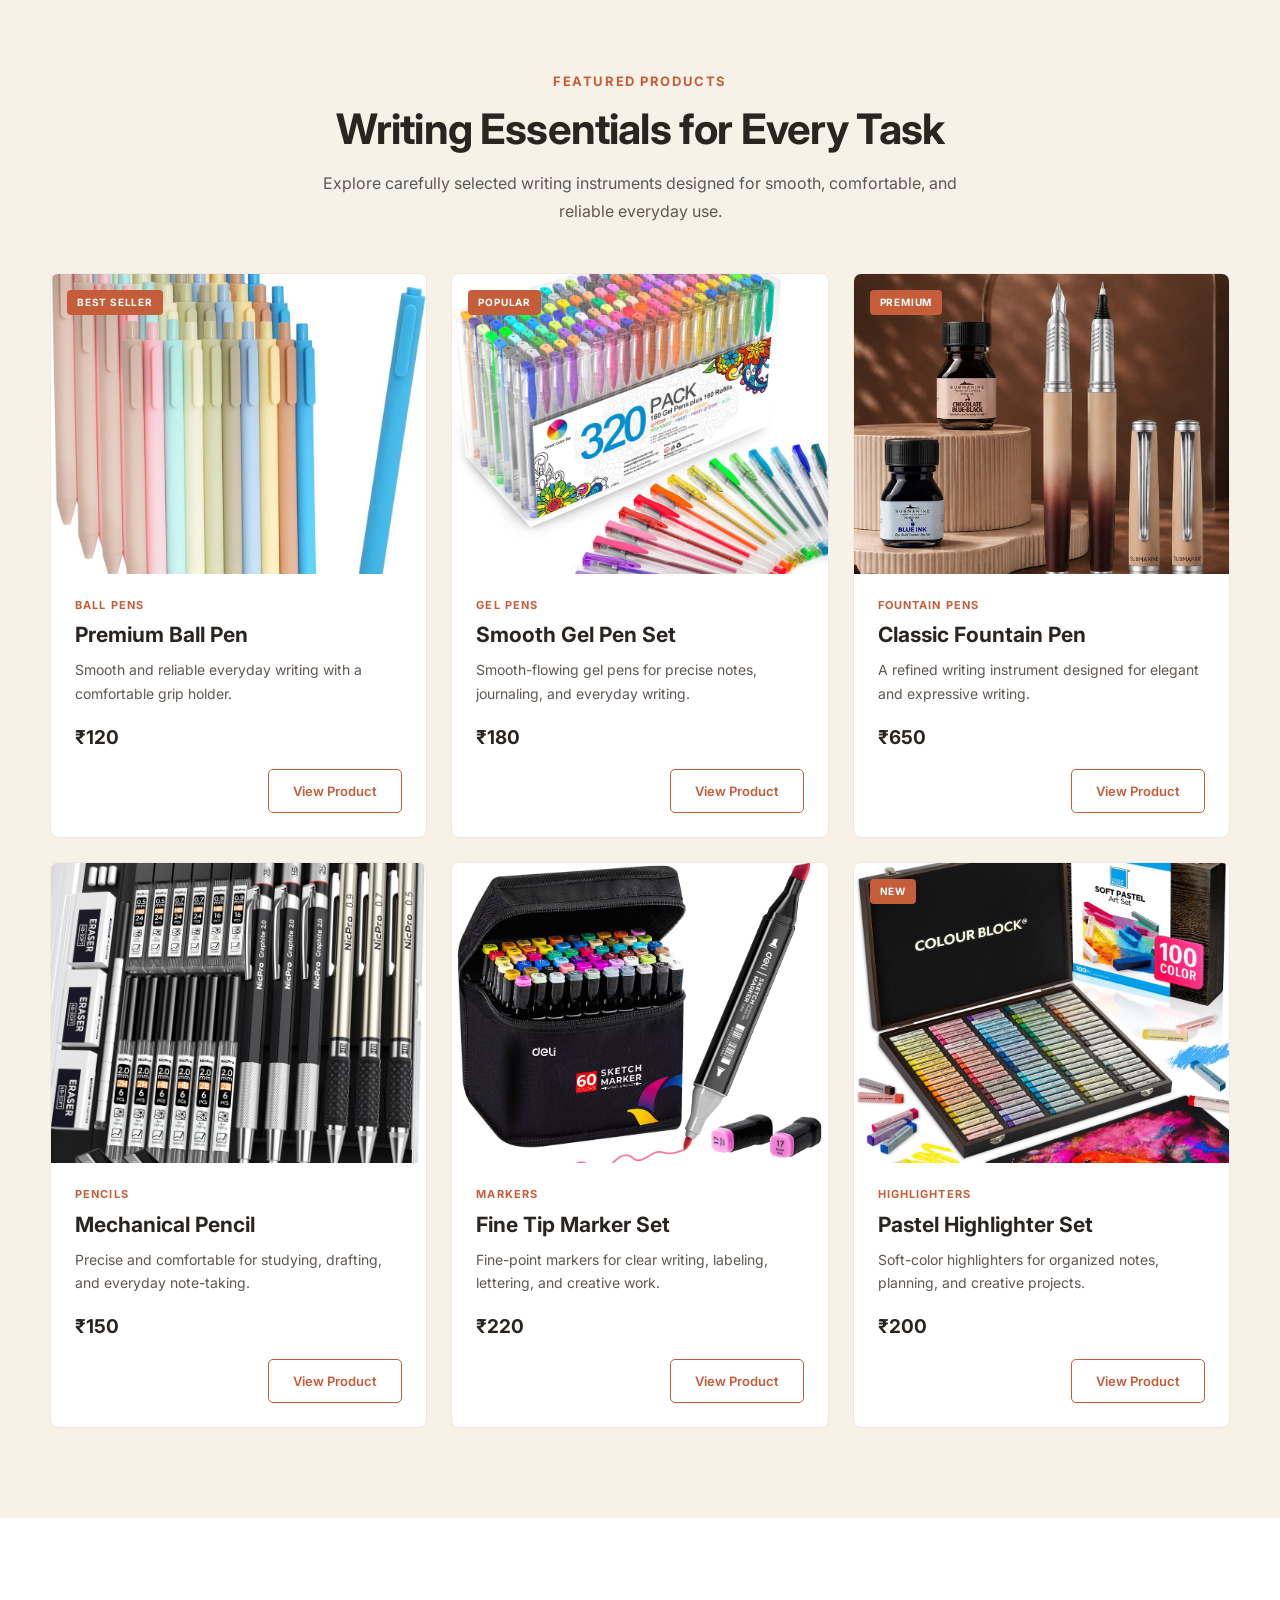
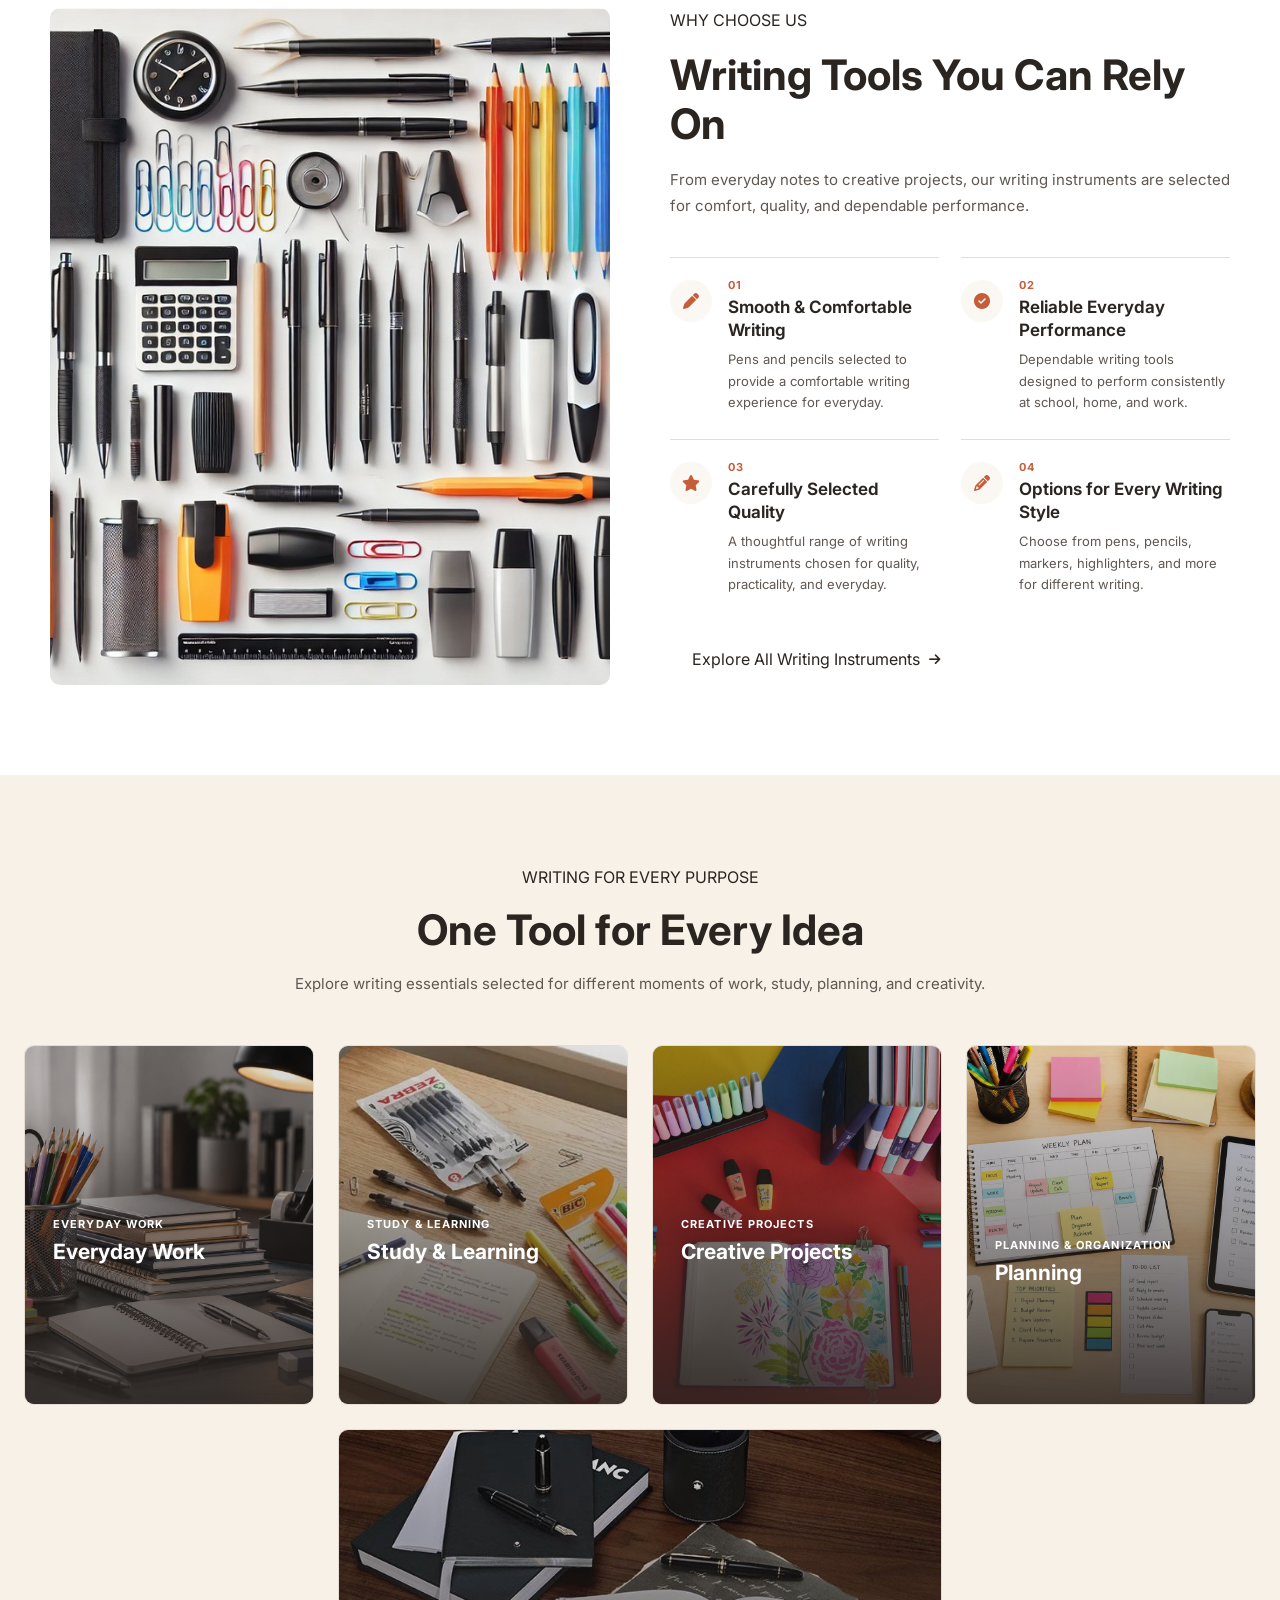
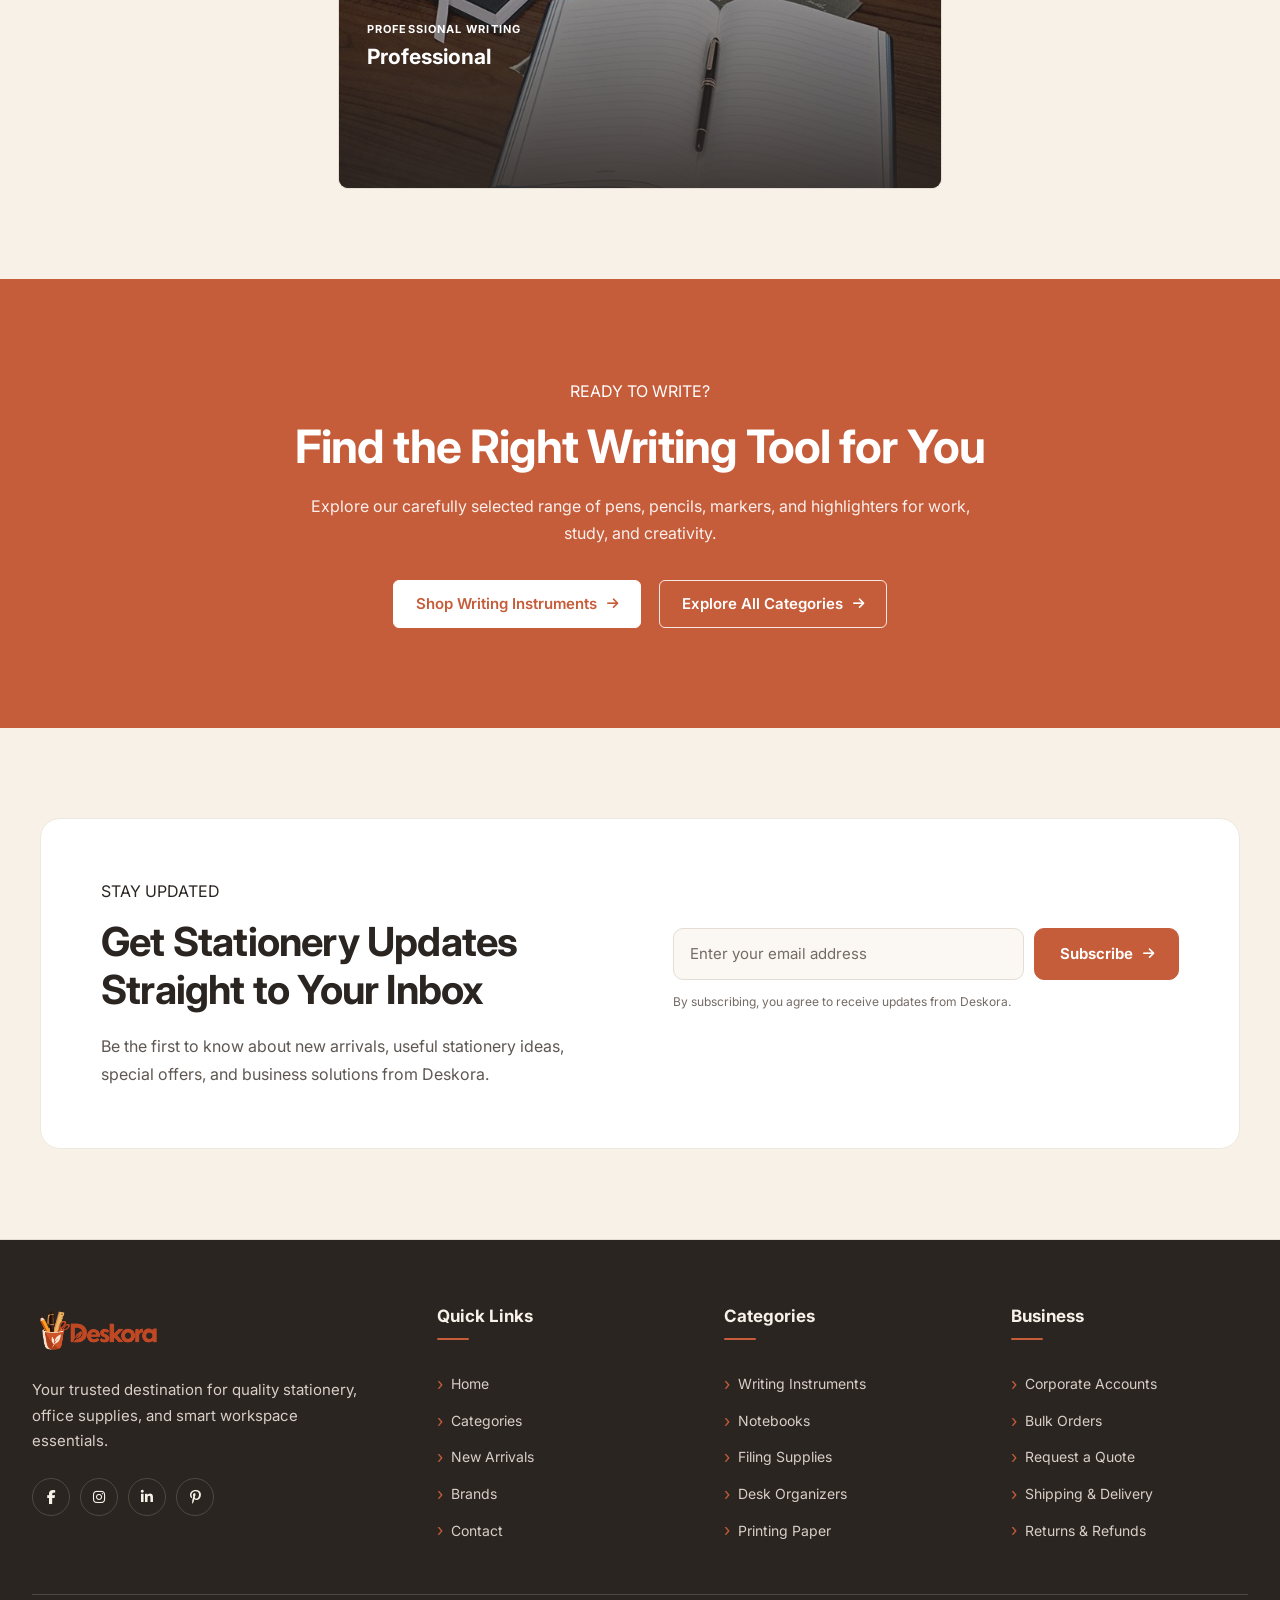
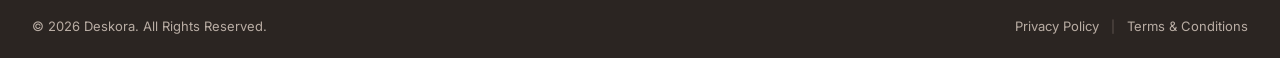
<file: category-writing-instruments.html>
<!DOCTYPE html>
<html lang="en" dir="ltr">

<head>

    <!-- =====================================================
         BASIC META
    ====================================================== -->

    <meta charset="UTF-8">

    <meta
        name="viewport"
        content="width=device-width, initial-scale=1.0">

    <meta
        name="description"
        content="Modern stationery and office supplies store for personal and corporate needs.">

    <meta
        name="keywords"
        content="stationery, office supplies, notebooks, pens, paper, corporate supplies">

    <meta name="author" content="Stationery Store">


    <!-- =====================================================
         PAGE TITLE
    ====================================================== -->

    <title>Stationery Store | Office & Stationery Supplies</title>
    <!-- =========================================================
     FAVICON
========================================================= -->

<link
    rel="icon"
    type="image/png"
    href="images/logo.png"
>


    <!-- =====================================================
         GOOGLE FONT
         We will keep one font family consistent
         throughout the complete website.
    ====================================================== -->

    <link rel="preconnect" href="https://fonts.googleapis.com">

    <link rel="preconnect"
          href="https://fonts.gstatic.com"
          crossorigin>

    <link
        href="https://fonts.googleapis.com/css2?family=Inter:wght@400;500;600;700&display=swap"
        rel="stylesheet">


    <!-- =====================================================
         FONT AWESOME
         Used for header icons
    ====================================================== -->

    <link
        rel="stylesheet"
        href="https://cdnjs.cloudflare.com/ajax/libs/font-awesome/6.5.2/css/all.min.css">


    <!-- =====================================================
         MAIN CSS
         Part 2
    ====================================================== -->

    <link
        rel="stylesheet"
        href="css/style.css">


    <!-- =====================================================
         RESPONSIVE CSS
         Part 3
    ====================================================== -->

    <link
        rel="stylesheet"
        href="css/responsive.css">

</head>


<body>


    <!-- =====================================================
         HEADER
    ====================================================== -->

    <header class="site-header" id="siteHeader">

        <div class="header-container">


            <!-- =================================================
                 LOGO
            ================================================== -->

            <a
                href="index.html"
                class="site-logo"
                aria-label="Stationery Store Home">

                <img
                    src="images/logo.png"
                    alt="Stationery Store Logo">

            </a>


            <!-- =================================================
                 DESKTOP NAVIGATION
            ================================================== -->

            <nav
                class="main-navigation"
                id="mainNavigation"
                aria-label="Main Navigation">

                <ul class="nav-list">


                    <!-- =========================================
                         HOME
                    ========================================== -->

                    <li class="nav-item nav-item-dropdown">

                        <button
                            type="button"
                            class="nav-link dropdown-toggle"
                            aria-expanded="false"
                            aria-haspopup="true">

                            <span>Home</span>

                            <i
                                class="fa-solid fa-chevron-down"
                                aria-hidden="true">
                            </i>

                        </button>


                        <ul class="dropdown-menu">

                            <li>

                                <a
                                    href="index.html"
                                    class="dropdown-link">

                                    Home 1

                                </a>

                            </li>


                            <li>

                                <a
                                    href="home-2.html"
                                    class="dropdown-link">

                                    Home 2

                                </a>

                            </li>

                        </ul>

                    </li>


                    <!-- =========================================
                         CATEGORIES
                    ========================================== -->

                    <li class="nav-item nav-item-dropdown">

                        <button
                            type="button"
                            class="nav-link dropdown-toggle active"
                            aria-expanded="false"
                            aria-haspopup="true">

                            <span>Categories</span>

                            <i
                                class="fa-solid fa-chevron-down"
                                aria-hidden="true">
                            </i>

                        </button>


                        <ul class="dropdown-menu">


                            <li>

                                <a
                                    href="category-writing-instruments.html"
                                    class="dropdown-link active">

                                    Writing Instruments

                                </a>

                            </li>


                            <li>

                                <a
                                    href="category-notebooks.html"
                                    class="dropdown-link">

                                    Notebooks

                                </a>

                            </li>


                            <li>

                                <a
                                    href="category-filing-supplies.html"
                                    class="dropdown-link">

                                    Filing Supplies

                                </a>

                            </li>


                            <li>

                                <a
                                    href="category-desk-organizers.html"
                                    class="dropdown-link">

                                    Desk Organizers

                                </a>

                            </li>


                            <li>

                                <a
                                    href="category-printing-paper.html"
                                    class="dropdown-link">

                                    Printing Paper

                                </a>

                            </li>

                        </ul>

                    </li>


                    <!-- =========================================
                         CORPORATE ACCOUNTS
                    ========================================== -->

                    <li class="nav-item">

                        <a
                            href="corporate-accounts.html"
                            class="nav-link">

                            Corporate Accounts

                        </a>

                    </li>


                    <!-- =========================================
                         NEW ARRIVALS
                    ========================================== -->

                    <li class="nav-item">

                        <a
                            href="new-arrivals.html"
                            class="nav-link">

                            New Arrivals

                        </a>

                    </li>


                    <!-- =========================================
                         BRANDS
                    ========================================== -->

                    <li class="nav-item">

                        <a
                            href="brands.html"
                            class="nav-link">

                            Brands

                        </a>

                    </li>


                    <!-- =========================================
                         CONTACT
                    ========================================== -->

                    <li class="nav-item">

                        <a
                            href="contact.html"
                            class="nav-link">

                            Contact

                        </a>

                    </li>

                </ul>

            </nav>


            <!-- =================================================
                 HEADER ACTIONS
            ================================================== -->

            <div class="header-actions">


                <!-- =============================================
                     RTL BUTTON
                ============================================== -->

                <button
                    type="button"
                    class="header-action-btn rtl-toggle-btn"
                    id="rtlToggleBtn"
                    aria-label="Switch RTL layout"
                    title="RTL">

                    <i
                        class="fa-solid fa-right-left"
                        aria-hidden="true">
                    </i>

                    

                </button>


                <!-- =============================================
                     DARK MODE BUTTON
                ============================================== -->

                <button
                    type="button"
                    class="header-action-btn theme-toggle-btn"
                    id="themeToggleBtn"
                    aria-label="Toggle dark mode"
                    title="Dark Mode">

                    <i
                        class="fa-solid fa-moon theme-icon theme-icon-dark"
                        aria-hidden="true">
                    </i>

                    <i
                        class="fa-solid fa-sun theme-icon theme-icon-light"
                        aria-hidden="true">
                    </i>

                    

                </button>


                <!-- =============================================
                     LOGIN BUTTON
                ============================================== -->

                <a
                    href="contact.html"
                    class="header-login-btn">

                    <i
                        class="fa-regular fa-user"
                        aria-hidden="true">
                    </i>

                    <span>
                        Book Now
                    </span>

                </a>

            </div>


            <!-- =================================================
                 HAMBURGER BUTTON
                 Mobile + iPad Mini + iPad Pro
            ================================================== -->

            <button
                type="button"
                class="menu-toggle"
                id="menuToggle"
                aria-label="Open navigation menu"
                aria-expanded="false"
                aria-controls="mobileMenu">

                <span class="menu-line"></span>
                <span class="menu-line"></span>
                <span class="menu-line"></span>

            </button>

        </div>


        <!-- =====================================================
             MOBILE / TABLET MENU
             All menus + buttons are inside hamburger
        ====================================================== -->

        <div
            class="mobile-menu"
            id="mobileMenu">

            <div class="mobile-menu-inner">


                <!-- =============================================
                     MOBILE NAVIGATION
                ============================================== -->

                <nav
                    class="mobile-navigation"
                    aria-label="Mobile Navigation">

                    <ul class="mobile-nav-list">


                        <!-- =====================================
                             HOME
                        ====================================== -->

                        <li class="mobile-nav-item mobile-dropdown">

                            <button
                                type="button"
                                class="mobile-nav-link mobile-dropdown-toggle"
                                aria-expanded="false">

                                <span>Home</span>

                                <i
                                    class="fa-solid fa-chevron-down"
                                    aria-hidden="true">
                                </i>

                            </button>


                            <ul class="mobile-dropdown-menu">

                                <li>

                                    <a
                                        href="index.html"
                                        class="mobile-dropdown-link">

                                        Home 1

                                    </a>

                                </li>


                                <li>

                                    <a
                                        href="home-2.html"
                                        class="mobile-dropdown-link">

                                        Home 2

                                    </a>

                                </li>

                            </ul>

                        </li>


                        <!-- =====================================
                             CATEGORIES
                        ====================================== -->

                        <li class="mobile-nav-item mobile-dropdown">

                            <button
                                type="button"
                                class="mobile-nav-link mobile-dropdown-toggle active"
                                aria-expanded="false">

                                <span>Categories</span>

                                <i
                                    class="fa-solid fa-chevron-down"
                                    aria-hidden="true">
                                </i>

                            </button>


                            <ul class="mobile-dropdown-menu">

                                <li>

                                    <a
                                        href="category-writing-instruments.html"
                                        class="mobile-dropdown-link active">

                                        Writing Instruments

                                    </a>

                                </li>


                                <li>

                                    <a
                                        href="category-notebooks.html"
                                        class="mobile-dropdown-link">

                                        Notebooks

                                    </a>

                                </li>


                                <li>

                                    <a
                                        href="category-filing-supplies.html"
                                        class="mobile-dropdown-link">

                                        Filing Supplies

                                    </a>

                                </li>


                                <li>

                                    <a
                                        href="category-desk-organizers.html"
                                        class="mobile-dropdown-link">

                                        Desk Organizers

                                    </a>

                                </li>


                                <li>

                                    <a
                                        href="category-printing-paper.html"
                                        class="mobile-dropdown-link">

                                        Printing Paper

                                    </a>

                                </li>

                            </ul>

                        </li>


                        <!-- =====================================
                             CORPORATE ACCOUNTS
                        ====================================== -->

                        <li class="mobile-nav-item">

                            <a
                                href="corporate-accounts.html"
                                class="mobile-nav-link">

                                Corporate Accounts

                            </a>

                        </li>


                        <!-- =====================================
                             NEW ARRIVALS
                        ====================================== -->

                        <li class="mobile-nav-item">

                            <a
                                href="new-arrivals.html"
                                class="mobile-nav-link">

                                New Arrivals

                            </a>

                        </li>


                        <!-- =====================================
                             BRANDS
                        ====================================== -->

                        <li class="mobile-nav-item">

                            <a
                                href="brands.html"
                                class="mobile-nav-link">

                                Brands

                            </a>

                        </li>


                        <!-- =====================================
                             CONTACT
                        ====================================== -->

                        <li class="mobile-nav-item">

                            <a
                                href="contact.html"
                                class="mobile-nav-link">

                                Contact

                            </a>

                        </li>

                    </ul>

                </nav>


                <!-- =============================================
                     MOBILE ACTIONS
                     RTL + DARK MODE + LOGIN
                ============================================== -->

                <div class="mobile-menu-actions">


                    <!-- RTL -->

                    <button
                        type="button"
                        class="mobile-action-btn rtl-toggle-btn"
                        id="mobileRtlToggleBtn">

                        <i
                            class="fa-solid fa-right-left"
                            aria-hidden="true">
                        </i>

                        <span>RTL</span>

                    </button>


                    <!-- DARK MODE -->

                    <button
                        type="button"
                        class="mobile-action-btn theme-toggle-btn"
                        id="mobileThemeToggleBtn">

                        <i
                            class="fa-solid fa-moon theme-icon theme-icon-dark"
                            aria-hidden="true">
                        </i>

                        <i
                            class="fa-solid fa-sun theme-icon theme-icon-light"
                            aria-hidden="true">
                        </i>

                        <span class="theme-text">
                            Dark Mode
                        </span>

                    </button>


                    <!-- LOGIN -->

                    <a
                        href="contact.html"
                        class="mobile-login-btn">

                        <i
                            class="fa-regular fa-user"
                            aria-hidden="true">
                        </i>

                        <span>
                            Book Now
                        </span>

                    </a>

                </div>

            </div>

        </div>

    </header>


    <!-- =====================================================
         MAIN CONTENT STARTS HERE
         We will add sections later.
    ====================================================== -->

    <main id="mainContent">
<!-- =========================================================
     WRITING INSTRUMENTS
     SECTION 1: CATEGORY HERO
     PART 1 - HTML
========================================================= -->

<section
    class="category-hero-section"
    id="writingInstrumentsHero"
>

    <div class="category-hero-overlay"></div>

    <div class="category-hero-container">

        <div class="category-hero-content">

            <span class="section-eyebrow">
                WRITING INSTRUMENTS
            </span>

            <h1 class="category-hero-title">
                Write with Confidence
            </h1>

            <p class="category-hero-description">
                Discover reliable pens, pencils, markers, and other
                writing essentials for everyday work, study, and creativity.
            </p>

            <a
                href="#featuredWritingProducts"
                class="primary-btn category-hero-btn"
            >
                Shop Writing Instruments
                <i
                    class="fas fa-arrow-right"
                    aria-hidden="true"
                ></i>
            </a>

        </div>

    </div>

</section>
<!-- =========================================================
     WRITING INSTRUMENTS
     SECTION 2: SHOP BY TYPE
     PART 1 - HTML
========================================================= -->

<section
    class="writing-types-section"
    id="writingTypesSection"
>

    <div class="writing-types-container">

        <!-- Section Header -->

        <div class="writing-types-header">

            <span class="section-eyebrow">
                SHOP BY TYPE
            </span>

            <h2 class="writing-types-title">
                Explore Writing Instruments
            </h2>

            <p class="writing-types-description">
                Find the right writing tool for every idea, task,
                and workspace.
            </p>

        </div>


        <!-- Writing Types Grid -->

        <div class="writing-types-grid">

            <!-- Ball Pens -->

            <article class="writing-type-card">

                <div class="writing-type-image-wrapper">

                    <img
                        src="images/writing-type-ball-pens.jpg"
                        alt="Collection of ball pens"
                        class="writing-type-image"
                        loading="lazy"
                    >

                </div>

                <div class="writing-type-overlay">

                    <div class="writing-type-content">

                        <span class="writing-type-label">
                            EVERYDAY WRITING
                        </span>

                        <h3 class="writing-type-name">
                            Ball Pens
                        </h3>

                        <p class="writing-type-description">
                            Reliable and comfortable pens for
                            everyday writing and office use.
                        </p>

                        <a
                            href="#featuredWritingProducts"
                            class="writing-type-link"
                        >
                            Explore Ball Pens
                            <i
                                class="fas fa-arrow-right"
                                aria-hidden="true"
                            ></i>
                        </a>

                    </div>

                </div>

            </article>


            <!-- Gel Pens -->

            <article class="writing-type-card">

                <div class="writing-type-image-wrapper">

                    <img
                        src="images/writing-type-gel-pens.jpg"
                        alt="Collection of gel pens"
                        class="writing-type-image"
                        loading="lazy"
                    >

                </div>

                <div class="writing-type-overlay">

                    <div class="writing-type-content">

                        <span class="writing-type-label">
                            SMOOTH WRITING
                        </span>

                        <h3 class="writing-type-name">
                            Gel Pens
                        </h3>

                        <p class="writing-type-description">
                            Smooth-flowing pens designed for
                            precise and comfortable writing.
                        </p>

                        <a
                            href="#featuredWritingProducts"
                            class="writing-type-link"
                        >
                            Explore Gel Pens
                            <i
                                class="fas fa-arrow-right"
                                aria-hidden="true"
                            ></i>
                        </a>

                    </div>

                </div>

            </article>


            <!-- Fountain Pens -->

            <article class="writing-type-card">

                <div class="writing-type-image-wrapper">

                    <img
                        src="images/writing-type-fountain-pens.jpg"
                        alt="Fountain pen writing on paper"
                        class="writing-type-image"
                        loading="lazy"
                    >

                </div>

                <div class="writing-type-overlay">

                    <div class="writing-type-content">

                        <span class="writing-type-label">
                            REFINED WRITING
                        </span>

                        <h3 class="writing-type-name">
                            Fountain Pens
                        </h3>

                        <p class="writing-type-description">
                            Classic writing instruments with a
                            refined and timeless feel.
                        </p>

                        <a
                            href="#featuredWritingProducts"
                            class="writing-type-link"
                        >
                            Explore Fountain Pens
                            <i
                                class="fas fa-arrow-right"
                                aria-hidden="true"
                            ></i>
                        </a>

                    </div>

                </div>

            </article>


            <!-- Pencils -->

            <article class="writing-type-card">

                <div class="writing-type-image-wrapper">

                    <img
                        src="images/writing-type-pencils.jpg"
                        alt="Pencils arranged on a desk"
                        class="writing-type-image"
                        loading="lazy"
                    >

                </div>

                <div class="writing-type-overlay">

                    <div class="writing-type-content">

                        <span class="writing-type-label">
                            STUDY & CREATIVE
                        </span>

                        <h3 class="writing-type-name">
                            Pencils
                        </h3>

                        <p class="writing-type-description">
                            Practical pencils for studying,
                            sketching, drawing, and everyday notes.
                        </p>

                        <a
                            href="#featuredWritingProducts"
                            class="writing-type-link"
                        >
                            Explore Pencils
                            <i
                                class="fas fa-arrow-right"
                                aria-hidden="true"
                            ></i>
                        </a>

                    </div>

                </div>

            </article>


            <!-- Markers & Highlighters -->

            <article class="writing-type-card writing-type-card-wide">

                <div class="writing-type-image-wrapper">

                    <img
                        src="images/writing-type-markers-highlighters.jpg"
                        alt="Markers and highlighters arranged on a workspace"
                        class="writing-type-image"
                        loading="lazy"
                    >

                </div>

                <div class="writing-type-overlay">

                    <div class="writing-type-content">

                        <span class="writing-type-label">
                            HIGHLIGHT & CREATE
                        </span>

                        <h3 class="writing-type-name">
                            Markers & Highlighters
                        </h3>

                        <p class="writing-type-description">
                            Bright, practical tools for highlighting,
                            organizing, lettering, and creative work like chart, project works.
                        </p>

                        <a
                            href="#featuredWritingProducts"
                            class="writing-type-link"
                        >
                            Explore Markers & Highlighters
                            <i
                                class="fas fa-arrow-right"
                                aria-hidden="true"
                            ></i>
                        </a>

                    </div>

                </div>

            </article>

        </div>

    </div>

</section>
<!-- =========================================================
     WRITING INSTRUMENTS
     SECTION 3: FEATURED WRITING INSTRUMENTS
     PART 1 - HTML
========================================================= -->

<section
    class="featured-writing-section"
    id="featuredWritingProducts"
>

    <div class="featured-writing-container">

        <!-- Section Header -->

        <div class="featured-writing-header">

            <span class="section-eyebrow">
                FEATURED PRODUCTS
            </span>

            <h2 class="featured-writing-title">
                Writing Essentials for Every Task
            </h2>

            <p class="featured-writing-description">
                Explore carefully selected writing instruments designed
                for smooth, comfortable, and reliable everyday use.
            </p>

        </div>


        <!-- Product Grid -->

        <div class="featured-writing-grid">


            <!-- =================================================
                 PRODUCT 01 — PREMIUM BALL PEN
            ================================================== -->

            <article class="featured-writing-card">

                <div class="featured-writing-image-wrapper">

                    <img
                        src="images/product-premium-ball-pen.jpg"
                        alt="Premium ball pen"
                        class="featured-writing-image"
                        loading="lazy"
                    >

                    <span class="featured-writing-badge">
                        BEST SELLER
                    </span>

                </div>

                <div class="featured-writing-content">

                    <span class="featured-writing-category">
                        BALL PENS
                    </span>

                    <h3 class="featured-writing-name">
                        Premium Ball Pen
                    </h3>

                    <p class="featured-writing-text">
                        Smooth and reliable everyday writing with
                        a comfortable grip holder.
                    </p>

                    <div class="featured-writing-bottom">

                        <span class="featured-writing-price">
                            ₹120
                        </span>

                    </div>

                    <div class="featured-writing-actions">

                        <a
                            href="#"
                            class="featured-writing-view-btn"
                        >
                            View Product
                        </a>

                        <button
                            type="button"
                            class="featured-writing-cart-btn"
                        >
                            Add to Cart
                            <i
                                class="fas fa-plus"
                                aria-hidden="true"
                            ></i>
                        </button>

                    </div>

                </div>

            </article>


            <!-- =================================================
                 PRODUCT 02 — SMOOTH GEL PEN SET
            ================================================== -->

            <article class="featured-writing-card">

                <div class="featured-writing-image-wrapper">

                    <img
                        src="images/writing-product-gel-pen-set.jpg"
                        alt="Smooth gel pen set"
                        class="featured-writing-image"
                        loading="lazy"
                    >

                    <span class="featured-writing-badge">
                        POPULAR
                    </span>

                </div>

                <div class="featured-writing-content">

                    <span class="featured-writing-category">
                        GEL PENS
                    </span>

                    <h3 class="featured-writing-name">
                        Smooth Gel Pen Set
                    </h3>

                    <p class="featured-writing-text">
                        Smooth-flowing gel pens for precise notes,
                        journaling, and everyday writing.
                    </p>

                    <div class="featured-writing-bottom">

                        <span class="featured-writing-price">
                            ₹180
                        </span>

                    </div>

                    <div class="featured-writing-actions">

                        <a
                            href="#"
                            class="featured-writing-view-btn"
                        >
                            View Product
                        </a>

                        <button
                            type="button"
                            class="featured-writing-cart-btn"
                        >
                            Add to Cart
                            <i
                                class="fas fa-plus"
                                aria-hidden="true"
                            ></i>
                        </button>

                    </div>

                </div>

            </article>


            <!-- =================================================
                 PRODUCT 03 — CLASSIC FOUNTAIN PEN
            ================================================== -->

            <article class="featured-writing-card">

                <div class="featured-writing-image-wrapper">

                    <img
                        src="images/writing-product-fountain-pen.jpg"
                        alt="Classic fountain pen"
                        class="featured-writing-image"
                        loading="lazy"
                    >

                    <span class="featured-writing-badge">
                        PREMIUM
                    </span>

                </div>

                <div class="featured-writing-content">

                    <span class="featured-writing-category">
                        FOUNTAIN PENS
                    </span>

                    <h3 class="featured-writing-name">
                        Classic Fountain Pen
                    </h3>

                    <p class="featured-writing-text">
                        A refined writing instrument designed for
                        elegant and expressive writing.
                    </p>

                    <div class="featured-writing-bottom">

                        <span class="featured-writing-price">
                            ₹650
                        </span>

                    </div>

                    <div class="featured-writing-actions">

                        <a
                            href="#"
                            class="featured-writing-view-btn"
                        >
                            View Product
                        </a>

                        <button
                            type="button"
                            class="featured-writing-cart-btn"
                        >
                            Add to Cart
                            <i
                                class="fas fa-plus"
                                aria-hidden="true"
                            ></i>
                        </button>

                    </div>

                </div>

            </article>


            <!-- =================================================
                 PRODUCT 04 — MECHANICAL PENCIL
            ================================================== -->

            <article class="featured-writing-card">

                <div class="featured-writing-image-wrapper">

                    <img
                        src="images/writing-product-mechanical-pencil.jpg"
                        alt="Mechanical pencil"
                        class="featured-writing-image"
                        loading="lazy"
                    >

                </div>

                <div class="featured-writing-content">

                    <span class="featured-writing-category">
                        PENCILS
                    </span>

                    <h3 class="featured-writing-name">
                        Mechanical Pencil
                    </h3>

                    <p class="featured-writing-text">
                        Precise and comfortable for studying,
                        drafting, and everyday note-taking.
                    </p>

                    <div class="featured-writing-bottom">

                        <span class="featured-writing-price">
                            ₹150
                        </span>

                    </div>

                    <div class="featured-writing-actions">

                        <a
                            href="#"
                            class="featured-writing-view-btn"
                        >
                            View Product
                        </a>

                        <button
                            type="button"
                            class="featured-writing-cart-btn"
                        >
                            Add to Cart
                            <i
                                class="fas fa-plus"
                                aria-hidden="true"
                            ></i>
                        </button>

                    </div>

                </div>

            </article>


            <!-- =================================================
                 PRODUCT 05 — FINE TIP MARKER SET
            ================================================== -->

            <article class="featured-writing-card">

                <div class="featured-writing-image-wrapper">

                    <img
                        src="images/writing-product-fine-tip-marker-set.jpg"
                        alt="Fine tip marker set"
                        class="featured-writing-image"
                        loading="lazy"
                    >

                </div>

                <div class="featured-writing-content">

                    <span class="featured-writing-category">
                        MARKERS
                    </span>

                    <h3 class="featured-writing-name">
                        Fine Tip Marker Set
                    </h3>

                    <p class="featured-writing-text">
                        Fine-point markers for clear writing,
                        labeling, lettering, and creative work.
                    </p>

                    <div class="featured-writing-bottom">

                        <span class="featured-writing-price">
                            ₹220
                        </span>

                    </div>

                    <div class="featured-writing-actions">

                        <a
                            href="#"
                            class="featured-writing-view-btn"
                        >
                            View Product
                        </a>

                        <button
                            type="button"
                            class="featured-writing-cart-btn"
                        >
                            Add to Cart
                            <i
                                class="fas fa-plus"
                                aria-hidden="true"
                            ></i>
                        </button>

                    </div>

                </div>

            </article>


            <!-- =================================================
                 PRODUCT 06 — PASTEL HIGHLIGHTER SET
            ================================================== -->

            <article class="featured-writing-card">

                <div class="featured-writing-image-wrapper">

                    <img
                        src="images/writing-product-pastel-highlighter-set.jpg"
                        alt="Pastel highlighter set"
                        class="featured-writing-image"
                        loading="lazy"
                    >

                    <span class="featured-writing-badge">
                        NEW
                    </span>

                </div>

                <div class="featured-writing-content">

                    <span class="featured-writing-category">
                        HIGHLIGHTERS
                    </span>

                    <h3 class="featured-writing-name">
                        Pastel Highlighter Set
                    </h3>

                    <p class="featured-writing-text">
                        Soft-color highlighters for organized notes,
                        planning, and creative projects.
                    </p>

                    <div class="featured-writing-bottom">

                        <span class="featured-writing-price">
                            ₹200
                        </span>

                    </div>

                    <div class="featured-writing-actions">

                        <a
                            href="#l"
                            class="featured-writing-view-btn"
                        >
                            View Product
                        </a>

                        <button
                            type="button"
                            class="featured-writing-cart-btn"
                        >
                            Add to Cart
                            <i
                                class="fas fa-plus"
                                aria-hidden="true"
                            ></i>
                        </button>

                    </div>

                </div>

            </article>


        </div>

    </div>

</section>
<!-- =========================================================
     WRITING INSTRUMENTS
     SECTION 4: WHY CHOOSE OUR WRITING INSTRUMENTS
     PART 1 - HTML
========================================================= -->

<section
    class="why-choose-writing-section"
    id="whyChooseWritingSection"
    aria-labelledby="whyChooseWritingTitle"
>

    <div class="why-choose-writing-container">

        <!-- LEFT: IMAGE -->
        <div class="why-choose-writing-image-wrapper">

            <img
                src="images/why-choose-writing-instruments.jpg"
                alt="Premium writing instruments arranged on a stationery workspace"
                class="why-choose-writing-image"
                loading="lazy"
            >

        </div>


        <!-- RIGHT: CONTENT -->
        <div class="why-choose-writing-content">

            <span class="section-eyebrow">
                WHY CHOOSE US
            </span>

            <h2
                class="why-choose-writing-title"
                id="whyChooseWritingTitle"
            >
                Writing Tools You Can Rely On
            </h2>

            <p class="why-choose-writing-description">
                From everyday notes to creative projects, our writing
                instruments are selected for comfort, quality, and
                dependable performance.
            </p>


            <!-- BENEFITS -->
            <div class="why-choose-writing-benefits">

                <!-- Benefit 01 -->
                <article class="why-choose-writing-benefit">

                    <div class="why-choose-writing-benefit-icon">
                        <i class="fas fa-pen" aria-hidden="true"></i>
                    </div>

                    <div class="why-choose-writing-benefit-content">

                        <span class="why-choose-writing-benefit-number">
                            01
                        </span>

                        <h3 class="why-choose-writing-benefit-title">
                            Smooth & Comfortable Writing
                        </h3>

                        <p class="why-choose-writing-benefit-text">
                            Pens and pencils selected to provide a
                            comfortable writing experience for everyday.
                        </p>

                    </div>

                </article>


                <!-- Benefit 02 -->
                <article class="why-choose-writing-benefit">

                    <div class="why-choose-writing-benefit-icon">
                        <i class="fas fa-check-circle" aria-hidden="true"></i>
                    </div>

                    <div class="why-choose-writing-benefit-content">

                        <span class="why-choose-writing-benefit-number">
                            02
                        </span>

                        <h3 class="why-choose-writing-benefit-title">
                            Reliable Everyday Performance
                        </h3>

                        <p class="why-choose-writing-benefit-text">
                            Dependable writing tools designed to perform
                            consistently at school, home, and work.
                        </p>

                    </div>

                </article>


                <!-- Benefit 03 -->
                <article class="why-choose-writing-benefit">

                    <div class="why-choose-writing-benefit-icon">
                        <i class="fas fa-star" aria-hidden="true"></i>
                    </div>

                    <div class="why-choose-writing-benefit-content">

                        <span class="why-choose-writing-benefit-number">
                            03
                        </span>

                        <h3 class="why-choose-writing-benefit-title">
                            Carefully Selected Quality
                        </h3>

                        <p class="why-choose-writing-benefit-text">
                            A thoughtful range of writing instruments chosen
                            for quality, practicality, and everyday.
                        </p>

                    </div>

                </article>


                <!-- Benefit 04 -->
                <article class="why-choose-writing-benefit">

                    <div class="why-choose-writing-benefit-icon">
                        <i class="fas fa-pencil" aria-hidden="true"></i>
                    </div>

                    <div class="why-choose-writing-benefit-content">

                        <span class="why-choose-writing-benefit-number">
                            04
                        </span>

                        <h3 class="why-choose-writing-benefit-title">
                            Options for Every Writing Style
                        </h3>

                        <p class="why-choose-writing-benefit-text">
                            Choose from pens, pencils, markers, highlighters,
                            and more for different writing.
                        </p>

                    </div>

                </article>

            </div>


            <!-- CTA -->
            <a
                href="#featuredWritingProducts"
                class="primary-btn why-choose-writing-btn"
            >
                Explore All Writing Instruments
                <i class="fas fa-arrow-right" aria-hidden="true"></i>
            </a>

        </div>

    </div>

</section>
<!-- =========================================================
     WRITING INSTRUMENTS
     SECTION 5: WRITING FOR EVERY PURPOSE
     PART 1 - HTML
========================================================= -->

<section
    class="writing-purpose-section"
    id="writingPurposeSection"
    aria-labelledby="writingPurposeTitle"
>

    <div class="writing-purpose-container">

        <!-- SECTION HEADER -->
        <div class="writing-purpose-header">

            <span class="section-eyebrow">
                WRITING FOR EVERY PURPOSE
            </span>

            <h2
                class="writing-purpose-title"
                id="writingPurposeTitle"
            >
                One Tool for Every Idea
            </h2>

            <p class="writing-purpose-description">
                Explore writing essentials selected for different moments
                of work, study, planning, and creativity.
            </p>

        </div>


        <!-- PURPOSE GRID -->
        <div class="writing-purpose-grid">


            <!-- CARD 01 -->
            <article class="writing-purpose-card">

                <img
                    src="images/writing-purpose-everyday-work.jpg"
                    alt="Writing instruments for everyday office work"
                    class="writing-purpose-image"
                    loading="lazy"
                >

                <div class="writing-purpose-overlay"></div>

                <div class="writing-purpose-content">

                    <span class="writing-purpose-label">
                        EVERYDAY WORK
                    </span>

                    <h3 class="writing-purpose-card-title">
                        Everyday Work
                    </h3>

                    <p class="writing-purpose-card-description">
                        Reliable writing tools for notes, tasks,
                        meetings, and everyday office work.
                    </p>

                    <a
                        href="#featuredWritingProducts"
                        class="writing-purpose-link"
                    >
                        Explore
                        <i class="fas fa-arrow-right" aria-hidden="true"></i>
                    </a>

                </div>

            </article>


            <!-- CARD 02 -->
            <article class="writing-purpose-card">

                <img
                    src="images/writing-purpose-study-learning.jpg"
                    alt="Pens and pencils for study and learning"
                    class="writing-purpose-image"
                    loading="lazy"
                >

                <div class="writing-purpose-overlay"></div>

                <div class="writing-purpose-content">

                    <span class="writing-purpose-label">
                        STUDY & LEARNING
                    </span>

                    <h3 class="writing-purpose-card-title">
                        Study & Learning
                    </h3>

                    <p class="writing-purpose-card-description">
                        Pens, pencils, and highlighters for focused
                        study, revision, and learning.
                    </p>

                    <a
                        href="#featuredWritingProducts"
                        class="writing-purpose-link"
                    >
                        Explore
                        <i class="fas fa-arrow-right" aria-hidden="true"></i>
                    </a>

                </div>

            </article>


            <!-- CARD 03 -->
            <article class="writing-purpose-card">

                <img
                    src="images/writing-purpose-creative-projects.jpg"
                    alt="Creative writing and drawing stationery"
                    class="writing-purpose-image"
                    loading="lazy"
                >

                <div class="writing-purpose-overlay"></div>

                <div class="writing-purpose-content">

                    <span class="writing-purpose-label">
                        CREATIVE PROJECTS
                    </span>

                    <h3 class="writing-purpose-card-title">
                        Creative Projects
                    </h3>

                    <p class="writing-purpose-card-description">
                        Writing and drawing essentials for sketching,
                        journaling, lettering, and ideas.
                    </p>

                    <a
                        href="#featuredWritingProducts"
                        class="writing-purpose-link"
                    >
                        Explore
                        <i class="fas fa-arrow-right" aria-hidden="true"></i>
                    </a>

                </div>

            </article>


            <!-- CARD 04 -->
            <article class="writing-purpose-card">

                <img
                    src="images/writing-purpose-planning.jpg"
                    alt="Stationery for planning and organization"
                    class="writing-purpose-image"
                    loading="lazy"
                >

                <div class="writing-purpose-overlay"></div>

                <div class="writing-purpose-content">

                    <span class="writing-purpose-label">
                        PLANNING & ORGANIZATION
                    </span>

                    <h3 class="writing-purpose-card-title">
                        Planning
                    </h3>

                    <p class="writing-purpose-card-description">
                        Practical tools for planners, lists, schedules,
                        and staying organized.
                    </p>

                    <a
                        href="#featuredWritingProducts"
                        class="writing-purpose-link"
                    >
                        Explore
                        <i class="fas fa-arrow-right" aria-hidden="true"></i>
                    </a>

                </div>

            </article>


            <!-- CARD 05 -->
            <article class="writing-purpose-card">

                <img
                    src="images/writing-purpose-professional-writing.jpg"
                    alt="Premium writing instruments for professional use"
                    class="writing-purpose-image"
                    loading="lazy"
                >

                <div class="writing-purpose-overlay"></div>

                <div class="writing-purpose-content">

                    <span class="writing-purpose-label">
                        PROFESSIONAL WRITING
                    </span>

                    <h3 class="writing-purpose-card-title">
                        Professional
                    </h3>

                    <p class="writing-purpose-card-description">
                        Refined writing instruments for presentations,
                        signatures, meetings, and professional use.
                    </p>

                    <a
                        href="#featuredWritingProducts"
                        class="writing-purpose-link"
                    >
                        Explore
                        <i class="fas fa-arrow-right" aria-hidden="true"></i>
                    </a>

                </div>

            </article>


        </div>

    </div>

</section>
<!-- =========================================================
     WRITING INSTRUMENTS
     SECTION 6: CTA
     PART 1 - HTML
========================================================= -->

<section
    class="writing-cta-section"
    id="writingCtaSection"
    aria-labelledby="writingCtaTitle"
>

    <div class="writing-cta-container">

        <div class="writing-cta-content">

            <span class="section-eyebrow">
                READY TO WRITE?
            </span>

            <h2
                class="writing-cta-title"
                id="writingCtaTitle"
            >
                Find the Right Writing Tool for You
            </h2>

            <p class="writing-cta-description">
                Explore our carefully selected range of pens, pencils,
                markers, and highlighters for work, study, and creativity.
            </p>

            <div class="writing-cta-actions">

                <a
                    href="#featuredWritingProducts"
                    class="primary-btn writing-cta-primary-btn"
                >
                    Shop Writing Instruments
                    <i class="fas fa-arrow-right" aria-hidden="true"></i>
                </a>

                <a
                    href="categories.html"
                    class="secondary-btn writing-cta-secondary-btn"
                >
                    Explore All Categories
                    <i class="fas fa-arrow-right" aria-hidden="true"></i>
                </a>

            </div>

        </div>

    </div>

</section>
<!-- =========================================================
     WRITING INSTRUMENTS
     SECTION 7: NEWSLETTER
     PART 1 - HTML
========================================================= -->

<section
    class="newsletter-section"
    id="newsletterSection"
    aria-labelledby="newsletterTitle"
>

    <div class="newsletter-container">

        <div class="newsletter-content">

            <span class="section-eyebrow">
                STAY UPDATED
            </span>

            <h2
                class="newsletter-title"
                id="newsletterTitle"
            >
                Get Stationery Updates Straight to Your Inbox
            </h2>

            <p class="newsletter-description">
                Be the first to know about new arrivals, useful stationery
                ideas, special offers, and business solutions from Deskora.
            </p>

        </div>


        <div class="newsletter-form-wrapper">

            <form
                class="newsletter-form"
                id="newsletterForm"
                action="#"
                method="post"
            >

                <div class="newsletter-input-wrapper">

                    <label
                        for="newsletterEmail"
                        class="sr-only"
                    >
                        Email Address
                    </label>

                    <input
                        type="email"
                        id="newsletterEmail"
                        name="email"
                        class="newsletter-input"
                        placeholder="Enter your email address"
                        autocomplete="email"
                        required
                    >

                </div>


                <button
                    type="submit"
                    class="newsletter-btn"
                >
                    Subscribe
                    <i
                        class="fas fa-arrow-right"
                        aria-hidden="true"
                    ></i>
                </button>

            </form>


            <p class="newsletter-note">
                By subscribing, you agree to receive updates from Deskora.
            </p>

            <p
                class="newsletter-message"
                id="newsletterMessage"
                aria-live="polite"
            ></p>

        </div>

    </div>

</section>
         </main>


    <!-- =====================================================
         FOOTER
         Will be added later.
    ====================================================== -->
<!-- =========================================================
     DESKORA STATIONERY STORE
     FOOTER
     PART 1 - HTML
========================================================= -->

<footer class="site-footer" id="siteFooter">

    <div class="footer-container">

        <!-- =========================
             FOOTER MAIN
        ========================== -->
        <div class="footer-main">

            <!-- BRAND -->
            <div class="footer-column footer-brand">

                <a href="index.html" class="footer-logo">
                    <img
                        src="images/logo.png"
                        alt="Deskora Stationery Store"
                    >
                </a>

                <p class="footer-description">
                    Your trusted destination for quality stationery,
                    office supplies, and smart workspace essentials.
                </p>

                <div class="footer-socials">

                    <a
                        href="#"
                        class="footer-social-link"
                        aria-label="Facebook"
                    >
                        <i class="fab fa-facebook-f"></i>
                    </a>

                    <a
                        href="#"
                        class="footer-social-link"
                        aria-label="Instagram"
                    >
                        <i class="fab fa-instagram"></i>
                    </a>

                    <a
                        href="#"
                        class="footer-social-link"
                        aria-label="LinkedIn"
                    >
                        <i class="fab fa-linkedin-in"></i>
                    </a>

                    <a
                        href="#"
                        class="footer-social-link"
                        aria-label="Pinterest"
                    >
                        <i class="fab fa-pinterest-p"></i>
                    </a>

                </div>

            </div>


            <!-- QUICK LINKS -->
            <div class="footer-column">

                <h3 class="footer-title">
                    Quick Links
                </h3>

                <ul class="footer-links">

                    <li>
                        <a href="index.html">
                            Home
                        </a>
                    </li>

                    <li>
                        <a href="categories.html">
                            Categories
                        </a>
                    </li>

                    <li>
                        <a href="new-arrivals.html">
                            New Arrivals
                        </a>
                    </li>

                    <li>
                        <a href="brands.html">
                            Brands
                        </a>
                    </li>

                    <li>
                        <a href="contact.html">
                            Contact
                        </a>
                    </li>

                </ul>

            </div>


            <!-- CATEGORIES -->
            <div class="footer-column">

                <h3 class="footer-title">
                    Categories
                </h3>

                <ul class="footer-links">

                    <li>
                        <a href="category-writing-instruments.html">
                            Writing Instruments
                        </a>
                    </li>

                    <li>
                        <a href="category-notebooks.html">
                            Notebooks
                        </a>
                    </li>

                    <li>
                        <a href="category-filing-supplies.html">
                            Filing Supplies
                        </a>
                    </li>

                    <li>
                        <a href="category-desk-organizers.html">
                            Desk Organizers
                        </a>
                    </li>

                    <li>
                        <a href="category-printing-paper.html">
                            Printing Paper
                        </a>
                    </li>

                </ul>

            </div>


            <!-- BUSINESS -->
            <div class="footer-column">

                <h3 class="footer-title">
                    Business
                </h3>

                <ul class="footer-links">

                    <li>
                        <a href="corporate-accounts.html">
                            Corporate Accounts
                        </a>
                    </li>

                    <li>
                        <a href="bulk-orders.html">
                            Bulk Orders
                        </a>
                    </li>

                    <li>
                        <a href="request-quote.html">
                            Request a Quote
                        </a>
                    </li>

                    <li>
                        <a href="shipping.html">
                            Shipping &amp; Delivery
                        </a>
                    </li>

                    <li>
                        <a href="returns.html">
                            Returns &amp; Refunds
                        </a>
                    </li>

                </ul>

            </div>

        </div>


        <!-- =========================
             FOOTER BOTTOM
        ========================== -->
        <div class="footer-bottom">

            <p class="footer-copyright">
                &copy; 2026 Deskora. All Rights Reserved.
            </p>

            <div class="footer-legal-links">

                <a href="privacy-policy.html">
                    Privacy Policy
                </a>

                <span class="footer-divider">
                    |
                </span>

                <a href="terms-conditions.html">
                    Terms &amp; Conditions
                </a>

            </div>

        </div>

    </div>

</footer>

    <!-- =====================================================
         JAVASCRIPT
         Separate JS file
    ====================================================== -->
<!-- SCROLL TO TOP -->
<button
    type="button"
    class="scroll-top-btn"
    id="scrollTopBtn"
    aria-label="Scroll to top"
>
    <i class="fas fa-arrow-up" aria-hidden="true"></i>
</button>
    <script src="js/script.js"></script>

</body>

</html>
</file>
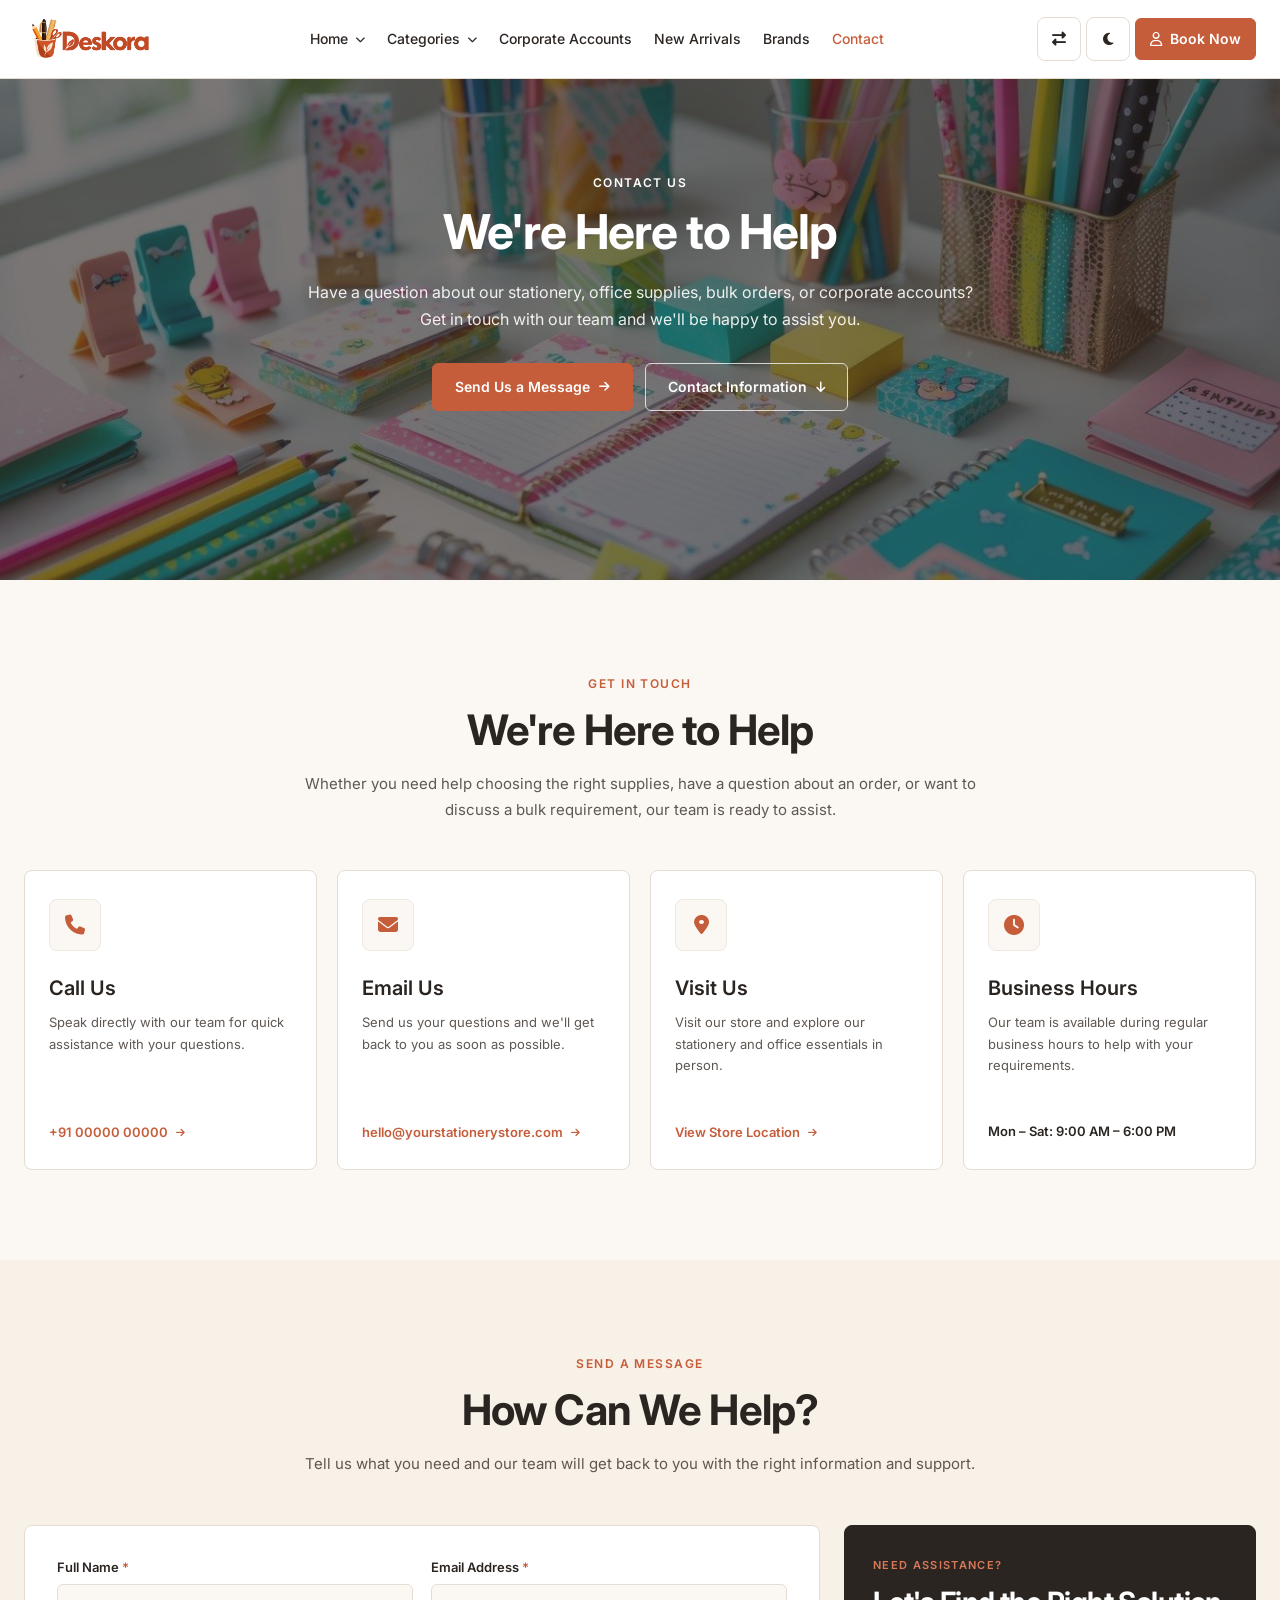
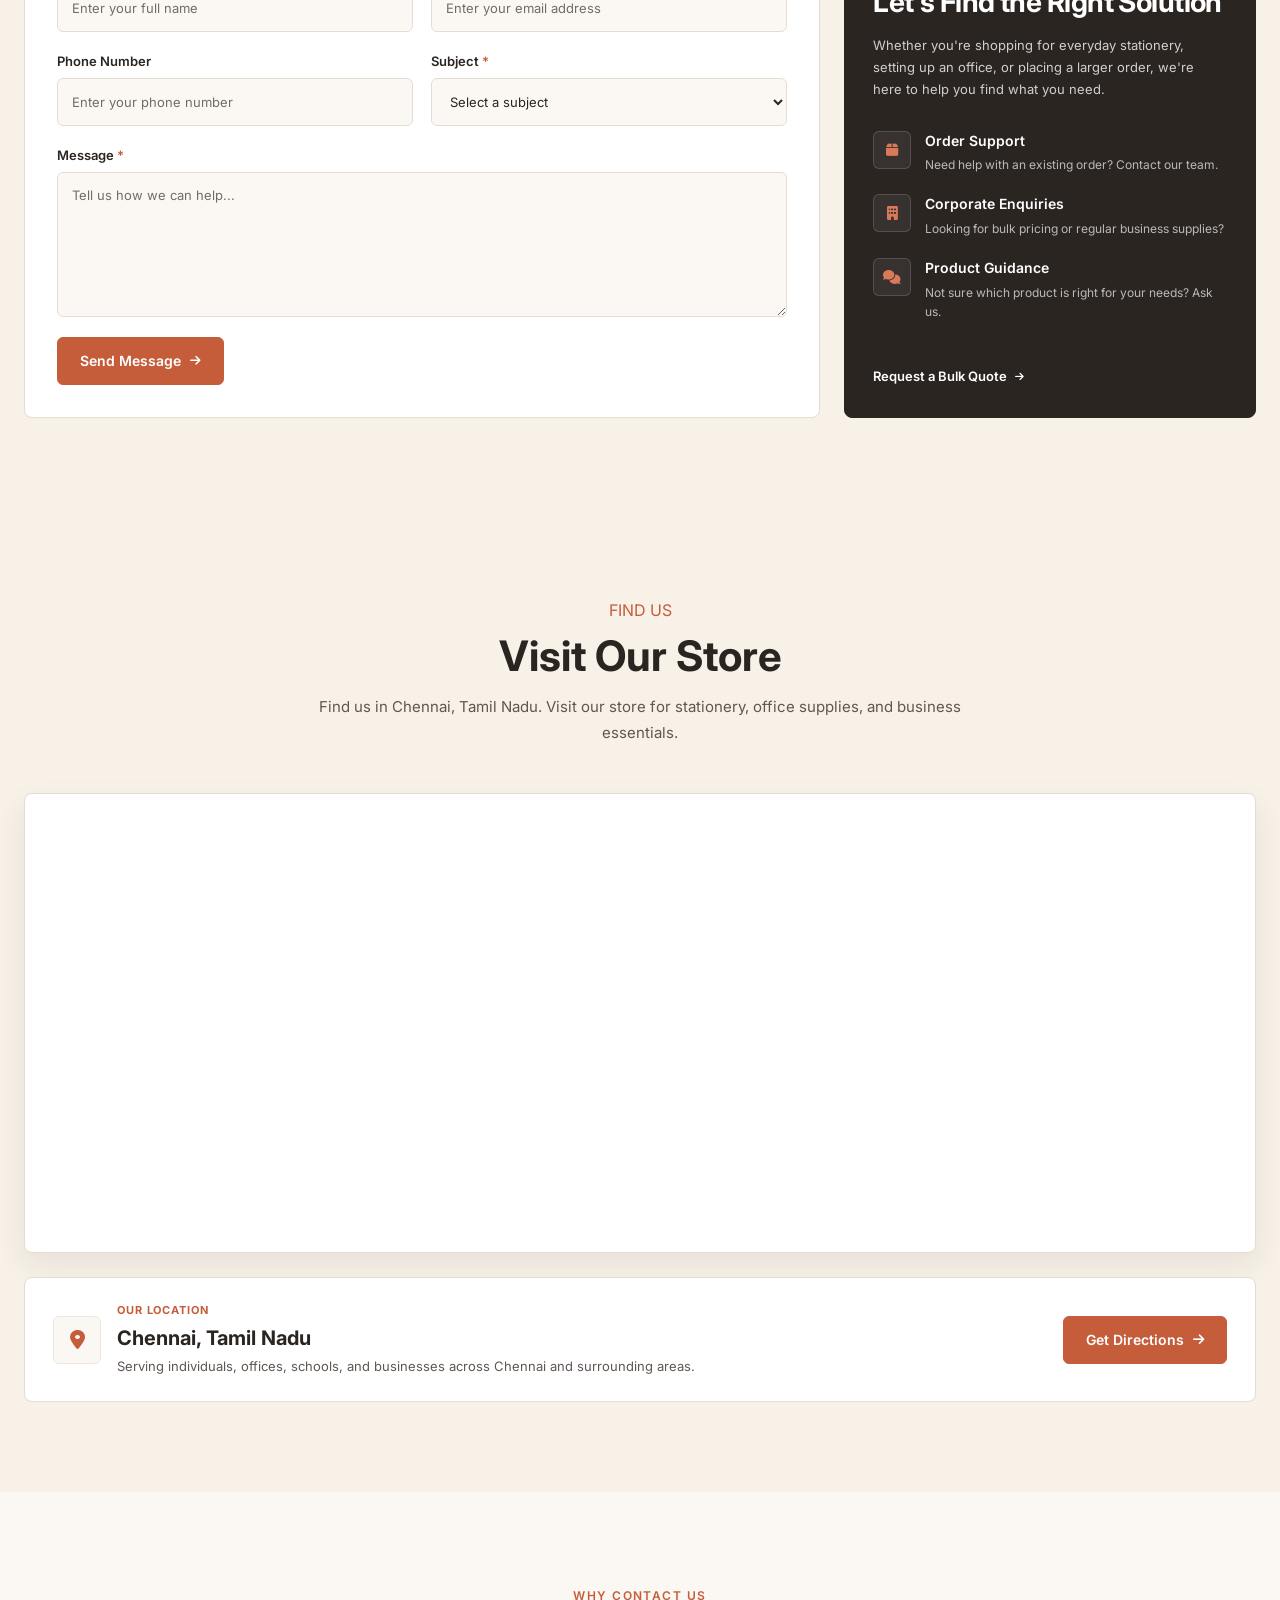
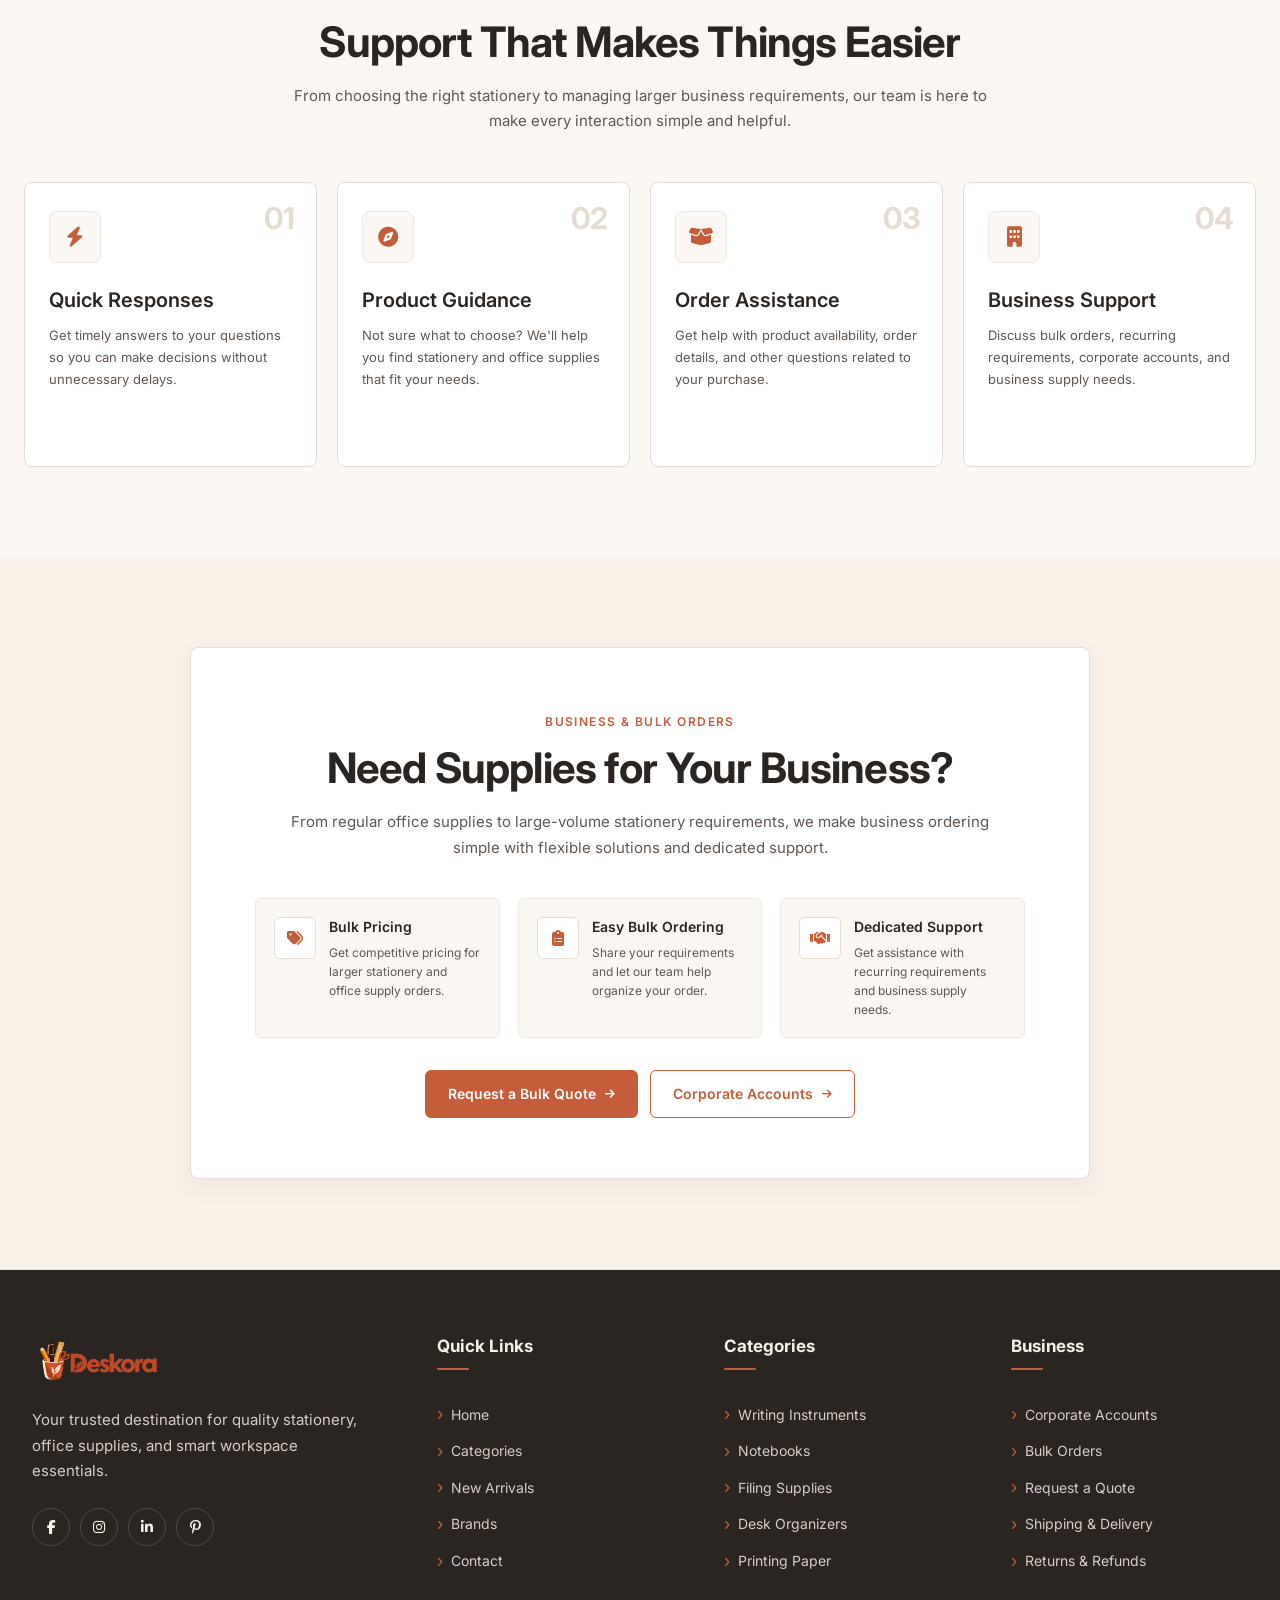
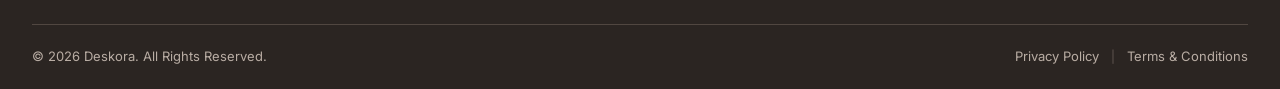
<file: contact.html>
<!DOCTYPE html>
<html lang="en" dir="ltr">

<head>

    <!-- =====================================================
         BASIC META
    ====================================================== -->

    <meta charset="UTF-8">

    <meta
        name="viewport"
        content="width=device-width, initial-scale=1.0">

    <meta
        name="description"
        content="Modern stationery and office supplies store for personal and corporate needs.">

    <meta
        name="keywords"
        content="stationery, office supplies, notebooks, pens, paper, corporate supplies">

    <meta name="author" content="Stationery Store">


    <!-- =====================================================
         PAGE TITLE
    ====================================================== -->

    <title>Stationery Store | Office & Stationery Supplies</title>
    <!-- =========================================================
     FAVICON
========================================================= -->

<link
    rel="icon"
    type="image/png"
    href="images/logo.png"
>


    <!-- =====================================================
         GOOGLE FONT
         We will keep one font family consistent
         throughout the complete website.
    ====================================================== -->

    <link rel="preconnect" href="https://fonts.googleapis.com">

    <link rel="preconnect"
          href="https://fonts.gstatic.com"
          crossorigin>

    <link
        href="https://fonts.googleapis.com/css2?family=Inter:wght@400;500;600;700&display=swap"
        rel="stylesheet">


    <!-- =====================================================
         FONT AWESOME
         Used for header icons
    ====================================================== -->

    <link
        rel="stylesheet"
        href="https://cdnjs.cloudflare.com/ajax/libs/font-awesome/6.5.2/css/all.min.css">


    <!-- =====================================================
         MAIN CSS
         Part 2
    ====================================================== -->

    <link
        rel="stylesheet"
        href="css/style.css">


    <!-- =====================================================
         RESPONSIVE CSS
         Part 3
    ====================================================== -->

    <link
        rel="stylesheet"
        href="css/responsive.css">

</head>


<body>


    <!-- =====================================================
         HEADER
    ====================================================== -->

    <header class="site-header" id="siteHeader">

        <div class="header-container">


            <!-- =================================================
                 LOGO
            ================================================== -->

            <a
                href="index.html"
                class="site-logo"
                aria-label="Stationery Store Home">

                <img
                    src="images/logo.png"
                    alt="Stationery Store Logo">

            </a>


            <!-- =================================================
                 DESKTOP NAVIGATION
            ================================================== -->

            <nav
                class="main-navigation"
                id="mainNavigation"
                aria-label="Main Navigation">

                <ul class="nav-list">


                    <!-- =========================================
                         HOME
                    ========================================== -->

                    <li class="nav-item nav-item-dropdown">

                        <button
                            type="button"
                            class="nav-link dropdown-toggle"
                            aria-expanded="false"
                            aria-haspopup="true">

                            <span>Home</span>

                            <i
                                class="fa-solid fa-chevron-down"
                                aria-hidden="true">
                            </i>

                        </button>


                        <ul class="dropdown-menu">

                            <li>

                                <a
                                    href="index.html"
                                    class="dropdown-link">

                                    Home 1

                                </a>

                            </li>


                            <li>

                                <a
                                    href="home-2.html"
                                    class="dropdown-link">

                                    Home 2

                                </a>

                            </li>

                        </ul>

                    </li>


                    <!-- =========================================
                         CATEGORIES
                    ========================================== -->

                    <li class="nav-item nav-item-dropdown">

                        <button
                            type="button"
                            class="nav-link dropdown-toggle"
                            aria-expanded="false"
                            aria-haspopup="true">

                            <span>Categories</span>

                            <i
                                class="fa-solid fa-chevron-down"
                                aria-hidden="true">
                            </i>

                        </button>


                        <ul class="dropdown-menu">


                            <li>

                                <a
                                    href="category-writing-instruments.html"
                                    class="dropdown-link">

                                    Writing Instruments

                                </a>

                            </li>


                            <li>

                                <a
                                    href="category-notebooks.html"
                                    class="dropdown-link">

                                    Notebooks

                                </a>

                            </li>


                            <li>

                                <a
                                    href="category-filing-supplies.html"
                                    class="dropdown-link">

                                    Filing Supplies

                                </a>

                            </li>


                            <li>

                                <a
                                    href="category-desk-organizers.html"
                                    class="dropdown-link">

                                    Desk Organizers

                                </a>

                            </li>


                            <li>

                                <a
                                    href="category-printing-paper.html"
                                    class="dropdown-link">

                                    Printing Paper

                                </a>

                            </li>

                        </ul>

                    </li>


                    <!-- =========================================
                         CORPORATE ACCOUNTS
                    ========================================== -->

                    <li class="nav-item">

                        <a
                            href="corporate-accounts.html"
                            class="nav-link">

                            Corporate Accounts

                        </a>

                    </li>


                    <!-- =========================================
                         NEW ARRIVALS
                    ========================================== -->

                    <li class="nav-item">

                        <a
                            href="new-arrivals.html"
                            class="nav-link">

                            New Arrivals

                        </a>

                    </li>


                    <!-- =========================================
                         BRANDS
                    ========================================== -->

                    <li class="nav-item">

                        <a
                            href="brands.html"
                            class="nav-link">

                            Brands

                        </a>

                    </li>


                    <!-- =========================================
                         CONTACT
                    ========================================== -->

                    <li class="nav-item">

                        <a
                            href="contact.html"
                            class="nav-link active">

                            Contact

                        </a>

                    </li>

                </ul>

            </nav>


            <!-- =================================================
                 HEADER ACTIONS
            ================================================== -->

            <div class="header-actions">


                <!-- =============================================
                     RTL BUTTON
                ============================================== -->

                <button
                    type="button"
                    class="header-action-btn rtl-toggle-btn"
                    id="rtlToggleBtn"
                    aria-label="Switch RTL layout"
                    title="RTL">

                    <i
                        class="fa-solid fa-right-left"
                        aria-hidden="true">
                    </i>

                    

                </button>


                <!-- =============================================
                     DARK MODE BUTTON
                ============================================== -->

                <button
                    type="button"
                    class="header-action-btn theme-toggle-btn"
                    id="themeToggleBtn"
                    aria-label="Toggle dark mode"
                    title="Dark Mode">

                    <i
                        class="fa-solid fa-moon theme-icon theme-icon-dark"
                        aria-hidden="true">
                    </i>

                    <i
                        class="fa-solid fa-sun theme-icon theme-icon-light"
                        aria-hidden="true">
                    </i>

                    

                </button>


                <!-- =============================================
                     LOGIN BUTTON
                ============================================== -->

                <a
                    href="contact.html"
                    class="header-login-btn">

                    <i
                        class="fa-regular fa-user"
                        aria-hidden="true">
                    </i>

                    <span>
                        Book Now
                    </span>

                </a>

            </div>


            <!-- =================================================
                 HAMBURGER BUTTON
                 Mobile + iPad Mini + iPad Pro
            ================================================== -->

            <button
                type="button"
                class="menu-toggle"
                id="menuToggle"
                aria-label="Open navigation menu"
                aria-expanded="false"
                aria-controls="mobileMenu">

                <span class="menu-line"></span>
                <span class="menu-line"></span>
                <span class="menu-line"></span>

            </button>

        </div>


        <!-- =====================================================
             MOBILE / TABLET MENU
             All menus + buttons are inside hamburger
        ====================================================== -->

        <div
            class="mobile-menu"
            id="mobileMenu">

            <div class="mobile-menu-inner">


                <!-- =============================================
                     MOBILE NAVIGATION
                ============================================== -->

                <nav
                    class="mobile-navigation"
                    aria-label="Mobile Navigation">

                    <ul class="mobile-nav-list">


                        <!-- =====================================
                             HOME
                        ====================================== -->

                        <li class="mobile-nav-item mobile-dropdown">

                            <button
                                type="button"
                                class="mobile-nav-link mobile-dropdown-toggle"
                                aria-expanded="false">

                                <span>Home</span>

                                <i
                                    class="fa-solid fa-chevron-down"
                                    aria-hidden="true">
                                </i>

                            </button>


                            <ul class="mobile-dropdown-menu">

                                <li>

                                    <a
                                        href="index.html"
                                        class="mobile-dropdown-link">

                                        Home 1

                                    </a>

                                </li>


                                <li>

                                    <a
                                        href="home-2.html"
                                        class="mobile-dropdown-link">

                                        Home 2

                                    </a>

                                </li>

                            </ul>

                        </li>


                        <!-- =====================================
                             CATEGORIES
                        ====================================== -->

                        <li class="mobile-nav-item mobile-dropdown">

                            <button
                                type="button"
                                class="mobile-nav-link mobile-dropdown-toggle"
                                aria-expanded="false">

                                <span>Categories</span>

                                <i
                                    class="fa-solid fa-chevron-down"
                                    aria-hidden="true">
                                </i>

                            </button>


                            <ul class="mobile-dropdown-menu">

                                <li>

                                    <a
                                        href="category-writing-instruments.html"
                                        class="mobile-dropdown-link">

                                        Writing Instruments

                                    </a>

                                </li>


                                <li>

                                    <a
                                        href="category-notebooks.html"
                                        class="mobile-dropdown-link">

                                        Notebooks

                                    </a>

                                </li>


                                <li>

                                    <a
                                        href="category-filing-supplies.html"
                                        class="mobile-dropdown-link">

                                        Filing Supplies

                                    </a>

                                </li>


                                <li>

                                    <a
                                        href="category-desk-organizers.html"
                                        class="mobile-dropdown-link">

                                        Desk Organizers

                                    </a>

                                </li>


                                <li>

                                    <a
                                        href="category-printing-paper.html"
                                        class="mobile-dropdown-link">

                                        Printing Paper

                                    </a>

                                </li>

                            </ul>

                        </li>


                        <!-- =====================================
                             CORPORATE ACCOUNTS
                        ====================================== -->

                        <li class="mobile-nav-item">

                            <a
                                href="corporate-accounts.html"
                                class="mobile-nav-link">

                                Corporate Accounts

                            </a>

                        </li>


                        <!-- =====================================
                             NEW ARRIVALS
                        ====================================== -->

                        <li class="mobile-nav-item">

                            <a
                                href="new-arrivals.html"
                                class="mobile-nav-link">

                                New Arrivals

                            </a>

                        </li>


                        <!-- =====================================
                             BRANDS
                        ====================================== -->

                        <li class="mobile-nav-item">

                            <a
                                href="brands.html"
                                class="mobile-nav-link">

                                Brands

                            </a>

                        </li>


                        <!-- =====================================
                             CONTACT
                        ====================================== -->

                        <li class="mobile-nav-item">

                            <a
                                href="contact.html"
                                class="mobile-nav-link active">

                                Contact

                            </a>

                        </li>

                    </ul>

                </nav>


                <!-- =============================================
                     MOBILE ACTIONS
                     RTL + DARK MODE + LOGIN
                ============================================== -->

                <div class="mobile-menu-actions">


                    <!-- RTL -->

                    <button
                        type="button"
                        class="mobile-action-btn rtl-toggle-btn"
                        id="mobileRtlToggleBtn">

                        <i
                            class="fa-solid fa-right-left"
                            aria-hidden="true">
                        </i>

                        <span>RTL</span>

                    </button>


                    <!-- DARK MODE -->

                    <button
                        type="button"
                        class="mobile-action-btn theme-toggle-btn"
                        id="mobileThemeToggleBtn">

                        <i
                            class="fa-solid fa-moon theme-icon theme-icon-dark"
                            aria-hidden="true">
                        </i>

                        <i
                            class="fa-solid fa-sun theme-icon theme-icon-light"
                            aria-hidden="true">
                        </i>

                        <span class="theme-text">
                            Dark Mode
                        </span>

                    </button>


                    <!-- LOGIN -->

                    <a
                        href="contact.html"
                        class="mobile-login-btn">

                        <i
                            class="fa-regular fa-user"
                            aria-hidden="true">
                        </i>

                        <span>
                            Book Now
                        </span>

                    </a>

                </div>

            </div>

        </div>

    </header>


    <!-- =====================================================
         MAIN CONTENT STARTS HERE
         We will add sections later.
    ====================================================== -->

    <main id="mainContent">
<!-- =========================================================
     CONTACT PAGE
     SECTION 1: CONTACT HERO
     PART 1 - HTML
========================================================= -->

<section
    class="contact-hero-section"
    id="contactHero"
    aria-labelledby="contactHeroTitle"
>

    <div class="contact-hero-overlay"></div>

    <div class="contact-hero-container">

        <div class="contact-hero-content">

            <span class="section-eyebrow">
                CONTACT US
            </span>

            <h1
                class="contact-hero-title"
                id="contactHeroTitle"
            >
                We're Here to Help
            </h1>

            <p class="contact-hero-description">
                Have a question about our stationery, office supplies,
                bulk orders, or corporate accounts? Get in touch with
                our team and we'll be happy to assist you.
            </p>

            <div class="contact-hero-actions">

                <a
                    href="#contactForm"
                    class="primary-btn contact-hero-btn"
                >
                    Send Us a Message
                    <i
                        class="fas fa-arrow-right"
                        aria-hidden="true"
                    ></i>
                </a>

                <a
                    href="#contactInfo"
                    class="secondary-btn contact-hero-btn"
                >
                    Contact Information
                    <i
                        class="fas fa-arrow-down"
                        aria-hidden="true"
                    ></i>
                </a>

            </div>

        </div>

    </div>

</section>
<!-- =========================================================
     CONTACT PAGE
     SECTION 2: CONTACT INFORMATION
     PART 1 - HTML
========================================================= -->

<section
    class="contact-info-section"
    id="contactInfo"
    aria-labelledby="contactInfoTitle"
>

    <div class="contact-info-container">

        <!-- Section Header -->
        <div class="contact-info-header">

            <span class="section-eyebrow">
                GET IN TOUCH
            </span>

            <h2
                class="contact-info-title"
                id="contactInfoTitle"
            >
                We're Here to Help
            </h2>

            <p class="contact-info-description">
                Whether you need help choosing the right supplies,
                have a question about an order, or want to discuss
                a bulk requirement, our team is ready to assist.
            </p>

        </div>


        <!-- Contact Cards -->
        <div class="contact-info-grid">

            <!-- Call Us -->
            <article class="contact-info-card">

                <div class="contact-info-icon" aria-hidden="true">
                    <i class="fas fa-phone"></i>
                </div>

                <div class="contact-info-content">

                    <h3 class="contact-info-card-title">
                        Call Us
                    </h3>

                    <p class="contact-info-card-text">
                        Speak directly with our team for quick
                        assistance with your questions.
                    </p>

                    <a
                        href="tel:+910000000000"
                        class="contact-info-link"
                    >
                        +91 00000 00000
                        <i
                            class="fas fa-arrow-right"
                            aria-hidden="true"
                        ></i>
                    </a>

                </div>

            </article>


            <!-- Email Us -->
            <article class="contact-info-card">

                <div class="contact-info-icon" aria-hidden="true">
                    <i class="fas fa-envelope"></i>
                </div>

                <div class="contact-info-content">

                    <h3 class="contact-info-card-title">
                        Email Us
                    </h3>

                    <p class="contact-info-card-text">
                        Send us your questions and we'll get back
                        to you as soon as possible.
                    </p>

                    <a
                        href="mailto:hello@yourstationerystore.com"
                        class="contact-info-link"
                    >
                        hello@yourstationerystore.com
                        <i
                            class="fas fa-arrow-right"
                            aria-hidden="true"
                        ></i>
                    </a>

                </div>

            </article>


            <!-- Visit Us -->
            <article class="contact-info-card">

                <div class="contact-info-icon" aria-hidden="true">
                    <i class="fas fa-location-dot"></i>
                </div>

                <div class="contact-info-content">

                    <h3 class="contact-info-card-title">
                        Visit Us
                    </h3>

                    <p class="contact-info-card-text">
                        Visit our store and explore our stationery
                        and office essentials in person.
                    </p>

                    <a
                        href="#"
                        class="contact-info-link"
                    >
                        View Store Location
                        <i
                            class="fas fa-arrow-right"
                            aria-hidden="true"
                        ></i>
                    </a>

                </div>

            </article>


            <!-- Business Hours -->
            <article class="contact-info-card">

                <div class="contact-info-icon" aria-hidden="true">
                    <i class="fas fa-clock"></i>
                </div>

                <div class="contact-info-content">

                    <h3 class="contact-info-card-title">
                        Business Hours
                    </h3>

                    <p class="contact-info-card-text">
                        Our team is available during regular business
                        hours to help with your requirements.
                    </p>

                    <span class="contact-info-hours">
                        Mon – Sat: 9:00 AM – 6:00 PM
                    </span>

                </div>

            </article>

        </div>

    </div>

</section>
<! =========================================================
   CONTACT PAGE
   SECTION 3: CONTACT FORM
   PART 1 - HTML
========================================================= !>

<section
    class="contact-form-section"
    id="contactForm"
    aria-labelledby="contactFormTitle"
>

    <div class="contact-form-container">

        <!-- Section Header -->
        <div class="contact-form-header">

            <span class="section-eyebrow">
                SEND A MESSAGE
            </span>

            <h2
                class="contact-form-title"
                id="contactFormTitle"
            >
                How Can We Help?
            </h2>

            <p class="contact-form-description">
                Tell us what you need and our team will get back
                to you with the right information and support.
            </p>

        </div>


        <!-- Form Layout -->
        <div class="contact-form-layout">


            <!-- =================================================
                 CONTACT FORM
            ================================================== -->

            <div class="contact-form-card">

                <form
                    class="contact-form"
                    id="contactMessageForm"
                    action="#"
                    method="post"
                >

                    <div class="contact-form-row">

                        <!-- Full Name -->
                        <div class="contact-form-group">

                            <label for="contactName">
                                Full Name
                                <span aria-hidden="true">*</span>
                            </label>

                            <input
                                type="text"
                                id="contactName"
                                name="name"
                                placeholder="Enter your full name"
                                autocomplete="name"
                                required
                            >

                        </div>


                        <!-- Email -->
                        <div class="contact-form-group">

                            <label for="contactEmail">
                                Email Address
                                <span aria-hidden="true">*</span>
                            </label>

                            <input
                                type="email"
                                id="contactEmail"
                                name="email"
                                placeholder="Enter your email address"
                                autocomplete="email"
                                required
                            >

                        </div>

                    </div>


                    <div class="contact-form-row">

                        <!-- Phone -->
                        <div class="contact-form-group">

                            <label for="contactPhone">
                                Phone Number
                            </label>

                            <input
                                type="tel"
                                id="contactPhone"
                                name="phone"
                                placeholder="Enter your phone number"
                                autocomplete="tel"
                            >

                        </div>


                        <!-- Subject -->
                        <div class="contact-form-group">

                            <label for="contactSubject">
                                Subject
                                <span aria-hidden="true">*</span>
                            </label>

                            <select
                                id="contactSubject"
                                name="subject"
                                required
                            >

                                <option value="" selected disabled>
                                    Select a subject
                                </option>

                                <option value="general">
                                    General Enquiry
                                </option>

                                <option value="order">
                                    Order Support
                                </option>

                                <option value="product">
                                    Product Enquiry
                                </option>

                                <option value="bulk">
                                    Bulk Order / Corporate Enquiry
                                </option>

                                <option value="other">
                                    Other
                                </option>

                            </select>

                        </div>

                    </div>


                    <!-- Message -->
                    <div class="contact-form-group">

                        <label for="contactMessage">
                            Message
                            <span aria-hidden="true">*</span>
                        </label>

                        <textarea
                            id="contactMessage"
                            name="message"
                            rows="6"
                            placeholder="Tell us how we can help..."
                            required
                        ></textarea>

                    </div>


                    <!-- Submit -->
                    <div class="contact-form-submit">

                        <button
                            type="submit"
                            class="primary-btn contact-submit-btn"
                        >
                            Send Message
                            <i
                                class="fas fa-arrow-right"
                                aria-hidden="true"
                            ></i>
                        </button>

                    </div>

                </form>

            </div>


            <!-- =================================================
                 HELP PANEL
            ================================================== -->

            <aside class="contact-help-card">

                <span class="contact-help-eyebrow">
                    NEED ASSISTANCE?
                </span>

                <h3 class="contact-help-title">
                    Let's Find the Right Solution
                </h3>

                <p class="contact-help-description">
                    Whether you're shopping for everyday stationery,
                    setting up an office, or placing a larger order,
                    we're here to help you find what you need.
                </p>


                <!-- Help Items -->

                <div class="contact-help-list">

                    <div class="contact-help-item">

                        <div
                            class="contact-help-icon"
                            aria-hidden="true"
                        >
                            <i class="fas fa-box"></i>
                        </div>

                        <div class="contact-help-content">

                            <h4>
                                Order Support
                            </h4>

                            <p>
                                Need help with an existing order?
                                Contact our team.
                            </p>

                        </div>

                    </div>


                    <div class="contact-help-item">

                        <div
                            class="contact-help-icon"
                            aria-hidden="true"
                        >
                            <i class="fas fa-building"></i>
                        </div>

                        <div class="contact-help-content">

                            <h4>
                                Corporate Enquiries
                            </h4>

                            <p>
                                Looking for bulk pricing or regular
                                business supplies?
                            </p>

                        </div>

                    </div>


                    <div class="contact-help-item">

                        <div
                            class="contact-help-icon"
                            aria-hidden="true"
                        >
                            <i class="fas fa-comments"></i>
                        </div>

                        <div class="contact-help-content">

                            <h4>
                                Product Guidance
                            </h4>

                            <p>
                                Not sure which product is right
                                for your needs? Ask us.
                            </p>

                        </div>

                    </div>

                </div>


                <!-- Corporate Link -->

                <a
                    href="bulk-order-request.html"
                    class="contact-help-link"
                >
                    Request a Bulk Quote
                    <i
                        class="fas fa-arrow-right"
                        aria-hidden="true"
                    ></i>
                </a>

            </aside>

        </div>

    </div>

</section>
<!-- =========================================================
     CONTACT SECTION 3: FIND US
========================================================= -->

<section
    class="contact-map-section"
    id="contactMap"
    aria-labelledby="contactMapTitle"
>

    <div class="contact-map-container">

        <!-- Section Header -->
        <div class="contact-map-header">

            <span class="section-eyebrow">
                FIND US
            </span>

            <h2
                class="contact-map-title"
                id="contactMapTitle"
            >
                Visit Our Store
            </h2>

            <p class="contact-map-description">
                Find us in Chennai, Tamil Nadu. Visit our store for
                stationery, office supplies, and business essentials.
            </p>

        </div>


        <!-- Map -->
        <div class="contact-map-wrapper">

            <iframe
                src="https://www.google.com/maps?q=Chennai,+Tamil+Nadu&output=embed"
                title="Stationery Store location in Chennai, Tamil Nadu"
                loading="lazy"
                referrerpolicy="no-referrer-when-downgrade"
                allowfullscreen>
            </iframe>

        </div>


        <!-- Location Details -->
        <div class="contact-map-details">

            <div class="contact-map-location">

                <span class="contact-map-icon">
                    <i class="fas fa-location-dot" aria-hidden="true"></i>
                </span>

                <div class="contact-map-location-content">

                    <span class="contact-map-location-label">
                        OUR LOCATION
                    </span>

                    <h3>
                        Chennai, Tamil Nadu
                    </h3>

                    <p>
                        Serving individuals, offices, schools, and businesses
                        across Chennai and surrounding areas.
                    </p>

                </div>

            </div>


            <a
                href="https://www.google.com/maps/search/?api=1&query=Chennai%2C%20Tamil%20Nadu"
                target="_blank"
                rel="noopener noreferrer"
                class="contact-map-directions-btn"
            >
                <span>Get Directions</span>
                <i class="fas fa-arrow-right" aria-hidden="true"></i>
            </a>

        </div>

    </div>

</section>
<! =========================================================
   CONTACT PAGE
   SECTION 4: WHY CONTACT US
   PART 1 - HTML
========================================================= !>

<section
    class="contact-support-section"
    id="contactSupport"
    aria-labelledby="contactSupportTitle"
>

    <div class="contact-support-container">

        <!-- Section Header -->
        <div class="contact-support-header">

            <span class="section-eyebrow">
                WHY CONTACT US
            </span>

            <h2
                class="contact-support-title"
                id="contactSupportTitle"
            >
                Support That Makes Things Easier
            </h2>

            <p class="contact-support-description">
                From choosing the right stationery to managing larger
                business requirements, our team is here to make every
                interaction simple and helpful.
            </p>

        </div>


        <!-- Support Cards -->
        <div class="contact-support-grid">


            <!-- Quick Responses -->
            <article class="contact-support-card">

                <div class="contact-support-number">
                    01
                </div>

                <div class="contact-support-icon" aria-hidden="true">
                    <i class="fas fa-bolt"></i>
                </div>

                <h3 class="contact-support-card-title">
                    Quick Responses
                </h3>

                <p class="contact-support-card-text">
                    Get timely answers to your questions so you can
                    make decisions without unnecessary delays.
                </p>

            </article>


            <!-- Product Guidance -->
            <article class="contact-support-card">

                <div class="contact-support-number">
                    02
                </div>

                <div class="contact-support-icon" aria-hidden="true">
                    <i class="fas fa-compass"></i>
                </div>

                <h3 class="contact-support-card-title">
                    Product Guidance
                </h3>

                <p class="contact-support-card-text">
                    Not sure what to choose? We'll help you find
                    stationery and office supplies that fit your needs.
                </p>

            </article>


            <!-- Order Assistance -->
            <article class="contact-support-card">

                <div class="contact-support-number">
                    03
                </div>

                <div class="contact-support-icon" aria-hidden="true">
                    <i class="fas fa-box-open"></i>
                </div>

                <h3 class="contact-support-card-title">
                    Order Assistance
                </h3>

                <p class="contact-support-card-text">
                    Get help with product availability, order details,
                    and other questions related to your purchase.
                </p>

            </article>


            <!-- Business Support -->
            <article class="contact-support-card">

                <div class="contact-support-number">
                    04
                </div>

                <div class="contact-support-icon" aria-hidden="true">
                    <i class="fas fa-building"></i>
                </div>

                <h3 class="contact-support-card-title">
                    Business Support
                </h3>

                <p class="contact-support-card-text">
                    Discuss bulk orders, recurring requirements,
                    corporate accounts, and business supply needs.
                </p>

            </article>


        </div>

    </div>

</section>
<!-- =========================================================
     CONTACT PAGE
     SECTION 5: CORPORATE & BULK ENQUIRIES
     PART 1 - HTML
========================================================= -->

<section
    class="contact-business-section"
    id="contactBusiness"
    aria-labelledby="contactBusinessTitle"
>

    <div class="contact-business-container">

        <div class="contact-business-content">

            <span class="section-eyebrow">
                BUSINESS &amp; BULK ORDERS
            </span>

            <h2
                class="contact-business-title"
                id="contactBusinessTitle"
            >
                Need Supplies for Your Business?
            </h2>

            <p class="contact-business-description">
                From regular office supplies to large-volume stationery
                requirements, we make business ordering simple with
                flexible solutions and dedicated support.
            </p>


            <!-- Business Benefits -->

            <div class="contact-business-benefits">

                <div class="contact-business-benefit">

                    <div
                        class="contact-business-icon"
                        aria-hidden="true"
                    >
                        <i class="fas fa-tags"></i>
                    </div>

                    <div class="contact-business-benefit-content">

                        <h3>
                            Bulk Pricing
                        </h3>

                        <p>
                            Get competitive pricing for larger
                            stationery and office supply orders.
                        </p>

                    </div>

                </div>


                <div class="contact-business-benefit">

                    <div
                        class="contact-business-icon"
                        aria-hidden="true"
                    >
                        <i class="fas fa-clipboard-list"></i>
                    </div>

                    <div class="contact-business-benefit-content">

                        <h3>
                            Easy Bulk Ordering
                        </h3>

                        <p>
                            Share your requirements and let our team
                            help organize your order.
                        </p>

                    </div>

                </div>


                <div class="contact-business-benefit">

                    <div
                        class="contact-business-icon"
                        aria-hidden="true"
                    >
                        <i class="fas fa-handshake"></i>
                    </div>

                    <div class="contact-business-benefit-content">

                        <h3>
                            Dedicated Support
                        </h3>

                        <p>
                            Get assistance with recurring requirements
                            and business supply needs.
                        </p>

                    </div>

                </div>

            </div>


            <!-- CTA Buttons -->

            <div class="contact-business-actions">

                <a
                    href="bulk-order-request.html"
                    class="primary-btn contact-business-btn"
                >
                    Request a Bulk Quote
                    <i
                        class="fas fa-arrow-right"
                        aria-hidden="true"
                    ></i>
                </a>

                <a
                    href="corporate-accounts.html"
                    class="secondary-btn contact-business-btn"
                >
                    Corporate Accounts
                    <i
                        class="fas fa-arrow-right"
                        aria-hidden="true"
                    ></i>
                </a>

            </div>

        </div>

    </div>

</section>
         </main>


    <!-- =====================================================
         FOOTER
         Will be added later.
    ====================================================== -->
<!-- =========================================================
     DESKORA STATIONERY STORE
     FOOTER
     PART 1 - HTML
========================================================= -->

<footer class="site-footer" id="siteFooter">

    <div class="footer-container">

        <!-- =========================
             FOOTER MAIN
        ========================== -->
        <div class="footer-main">

            <!-- BRAND -->
            <div class="footer-column footer-brand">

                <a href="index.html" class="footer-logo">
                    <img
                        src="images/logo.png"
                        alt="Deskora Stationery Store"
                    >
                </a>

                <p class="footer-description">
                    Your trusted destination for quality stationery,
                    office supplies, and smart workspace essentials.
                </p>

                <div class="footer-socials">

                    <a
                        href="#"
                        class="footer-social-link"
                        aria-label="Facebook"
                    >
                        <i class="fab fa-facebook-f"></i>
                    </a>

                    <a
                        href="#"
                        class="footer-social-link"
                        aria-label="Instagram"
                    >
                        <i class="fab fa-instagram"></i>
                    </a>

                    <a
                        href="#"
                        class="footer-social-link"
                        aria-label="LinkedIn"
                    >
                        <i class="fab fa-linkedin-in"></i>
                    </a>

                    <a
                        href="#"
                        class="footer-social-link"
                        aria-label="Pinterest"
                    >
                        <i class="fab fa-pinterest-p"></i>
                    </a>

                </div>

            </div>


            <!-- QUICK LINKS -->
            <div class="footer-column">

                <h3 class="footer-title">
                    Quick Links
                </h3>

                <ul class="footer-links">

                    <li>
                        <a href="index.html">
                            Home
                        </a>
                    </li>

                    <li>
                        <a href="categories.html">
                            Categories
                        </a>
                    </li>

                    <li>
                        <a href="new-arrivals.html">
                            New Arrivals
                        </a>
                    </li>

                    <li>
                        <a href="brands.html">
                            Brands
                        </a>
                    </li>

                    <li>
                        <a href="contact.html">
                            Contact
                        </a>
                    </li>

                </ul>

            </div>


            <!-- CATEGORIES -->
            <div class="footer-column">

                <h3 class="footer-title">
                    Categories
                </h3>

                <ul class="footer-links">

                    <li>
                        <a href="category-writing-instruments.html">
                            Writing Instruments
                        </a>
                    </li>

                    <li>
                        <a href="category-notebooks.html">
                            Notebooks
                        </a>
                    </li>

                    <li>
                        <a href="category-filing-supplies.html">
                            Filing Supplies
                        </a>
                    </li>

                    <li>
                        <a href="category-desk-organizers.html">
                            Desk Organizers
                        </a>
                    </li>

                    <li>
                        <a href="category-printing-paper.html">
                            Printing Paper
                        </a>
                    </li>

                </ul>

            </div>


            <!-- BUSINESS -->
            <div class="footer-column">

                <h3 class="footer-title">
                    Business
                </h3>

                <ul class="footer-links">

                    <li>
                        <a href="corporate-accounts.html">
                            Corporate Accounts
                        </a>
                    </li>

                    <li>
                        <a href="bulk-orders.html">
                            Bulk Orders
                        </a>
                    </li>

                    <li>
                        <a href="request-quote.html">
                            Request a Quote
                        </a>
                    </li>

                    <li>
                        <a href="shipping.html">
                            Shipping &amp; Delivery
                        </a>
                    </li>

                    <li>
                        <a href="returns.html">
                            Returns &amp; Refunds
                        </a>
                    </li>

                </ul>

            </div>

        </div>


        <!-- =========================
             FOOTER BOTTOM
        ========================== -->
        <div class="footer-bottom">

            <p class="footer-copyright">
                &copy; 2026 Deskora. All Rights Reserved.
            </p>

            <div class="footer-legal-links">

                <a href="privacy-policy.html">
                    Privacy Policy
                </a>

                <span class="footer-divider">
                    |
                </span>

                <a href="terms-conditions.html">
                    Terms &amp; Conditions
                </a>

            </div>

        </div>

    </div>

</footer>

    <!-- =====================================================
         JAVASCRIPT
         Separate JS file
    ====================================================== -->
<!-- SCROLL TO TOP -->
<button
    type="button"
    class="scroll-top-btn"
    id="scrollTopBtn"
    aria-label="Scroll to top"
>
    <i class="fas fa-arrow-up" aria-hidden="true"></i>
</button>
    <script src="js/script.js"></script>

</body>

</html>
</file>
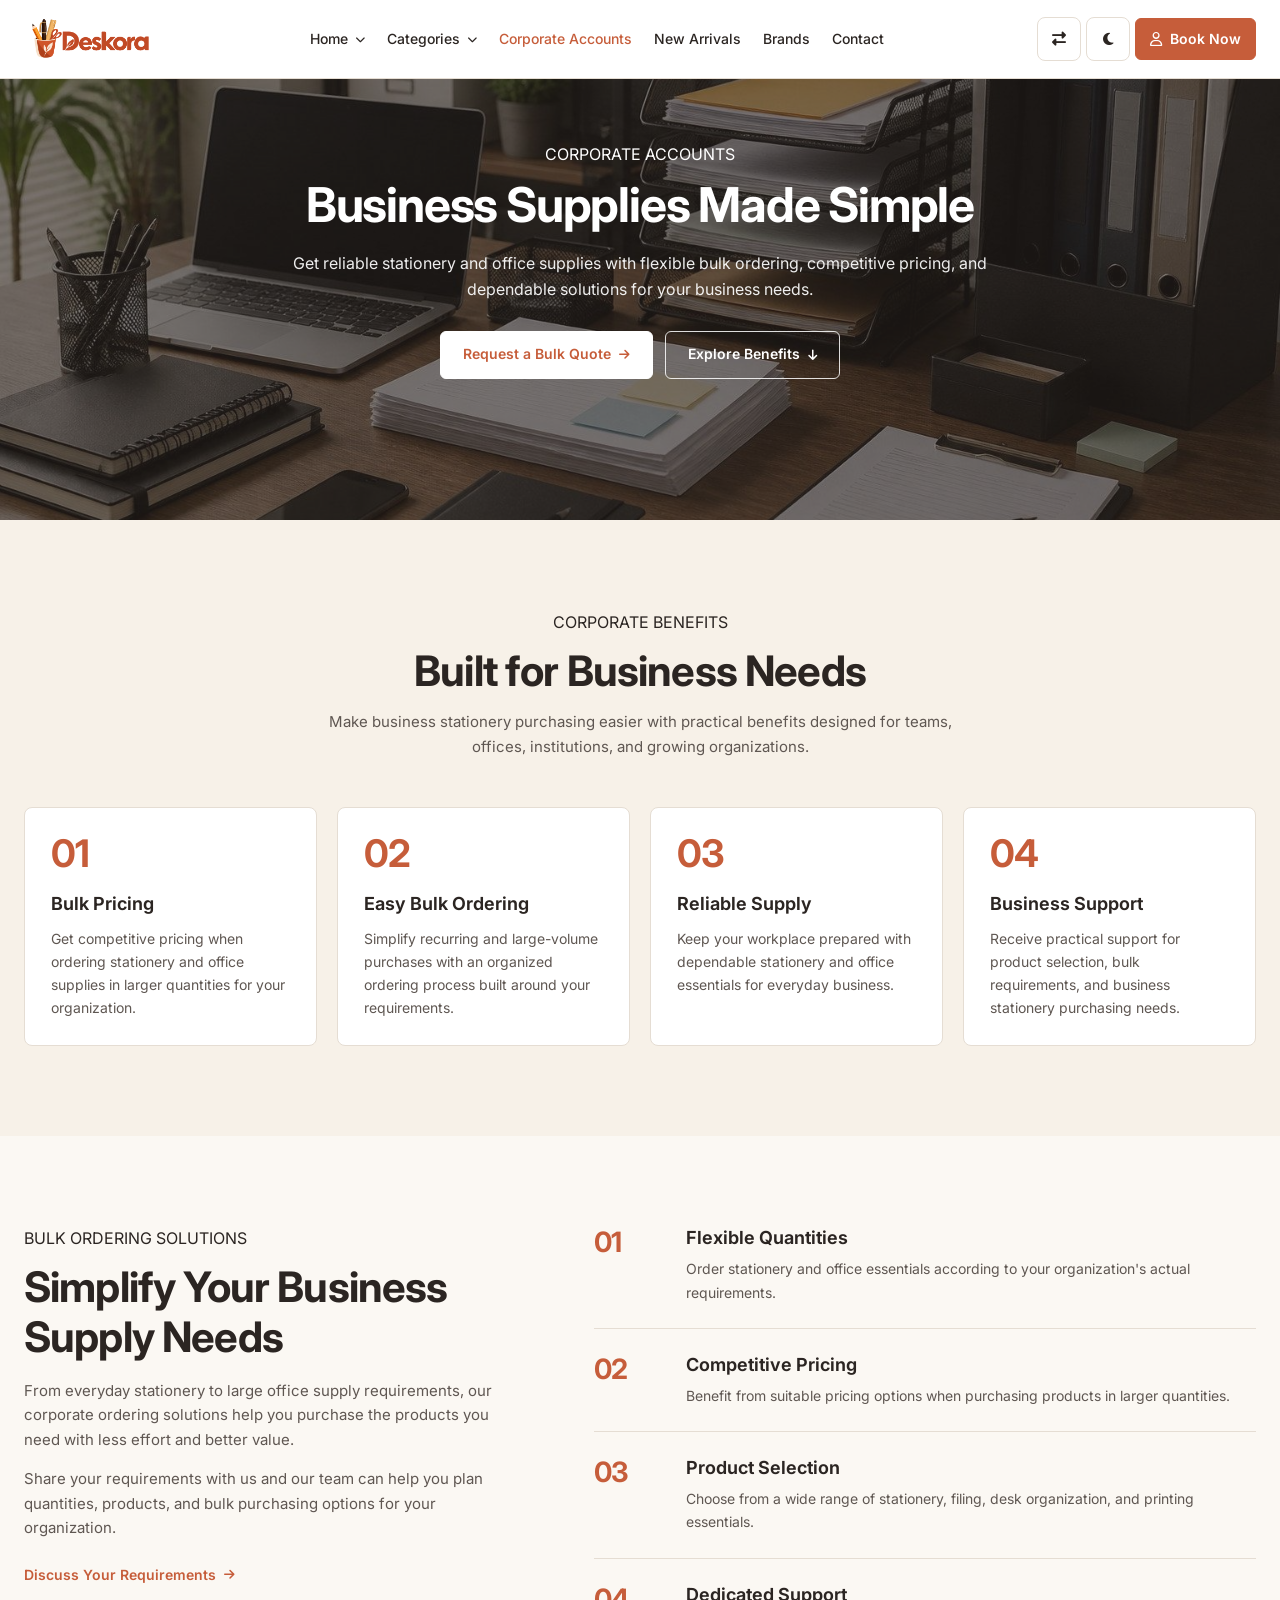
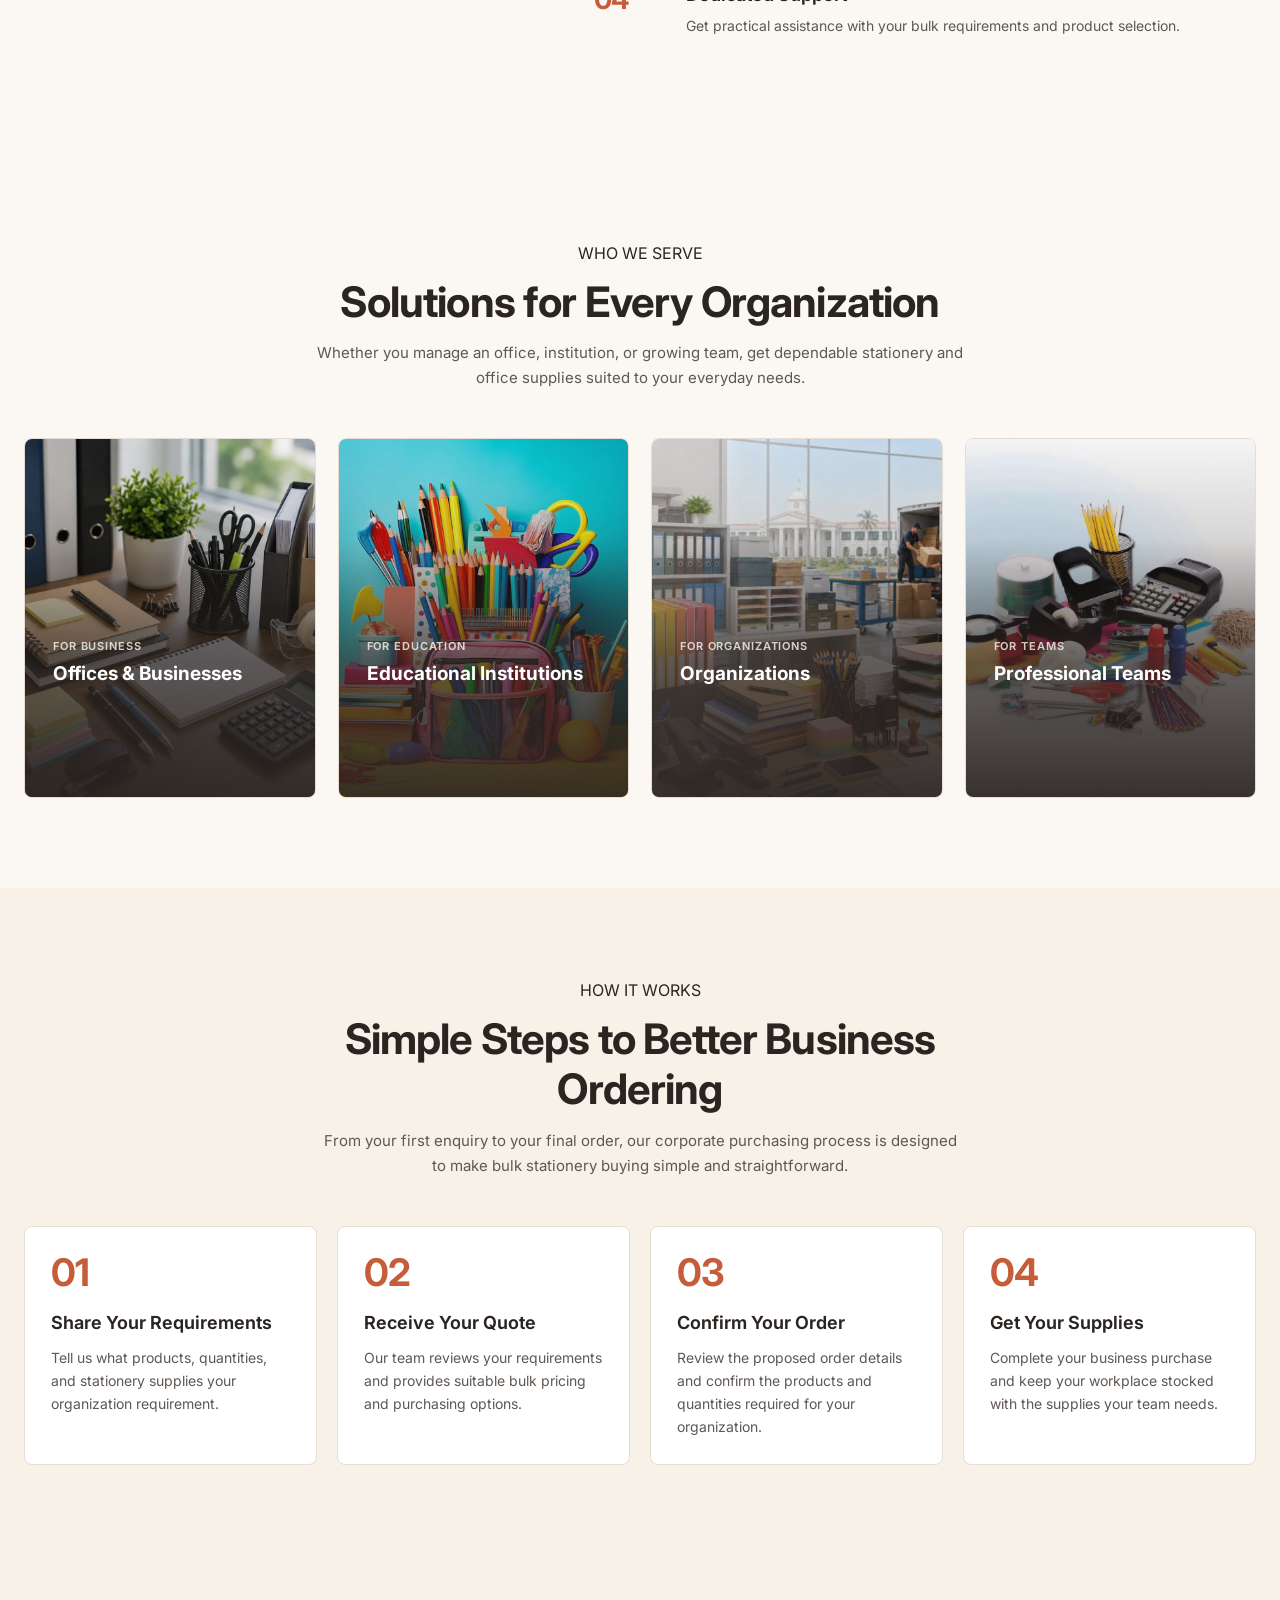
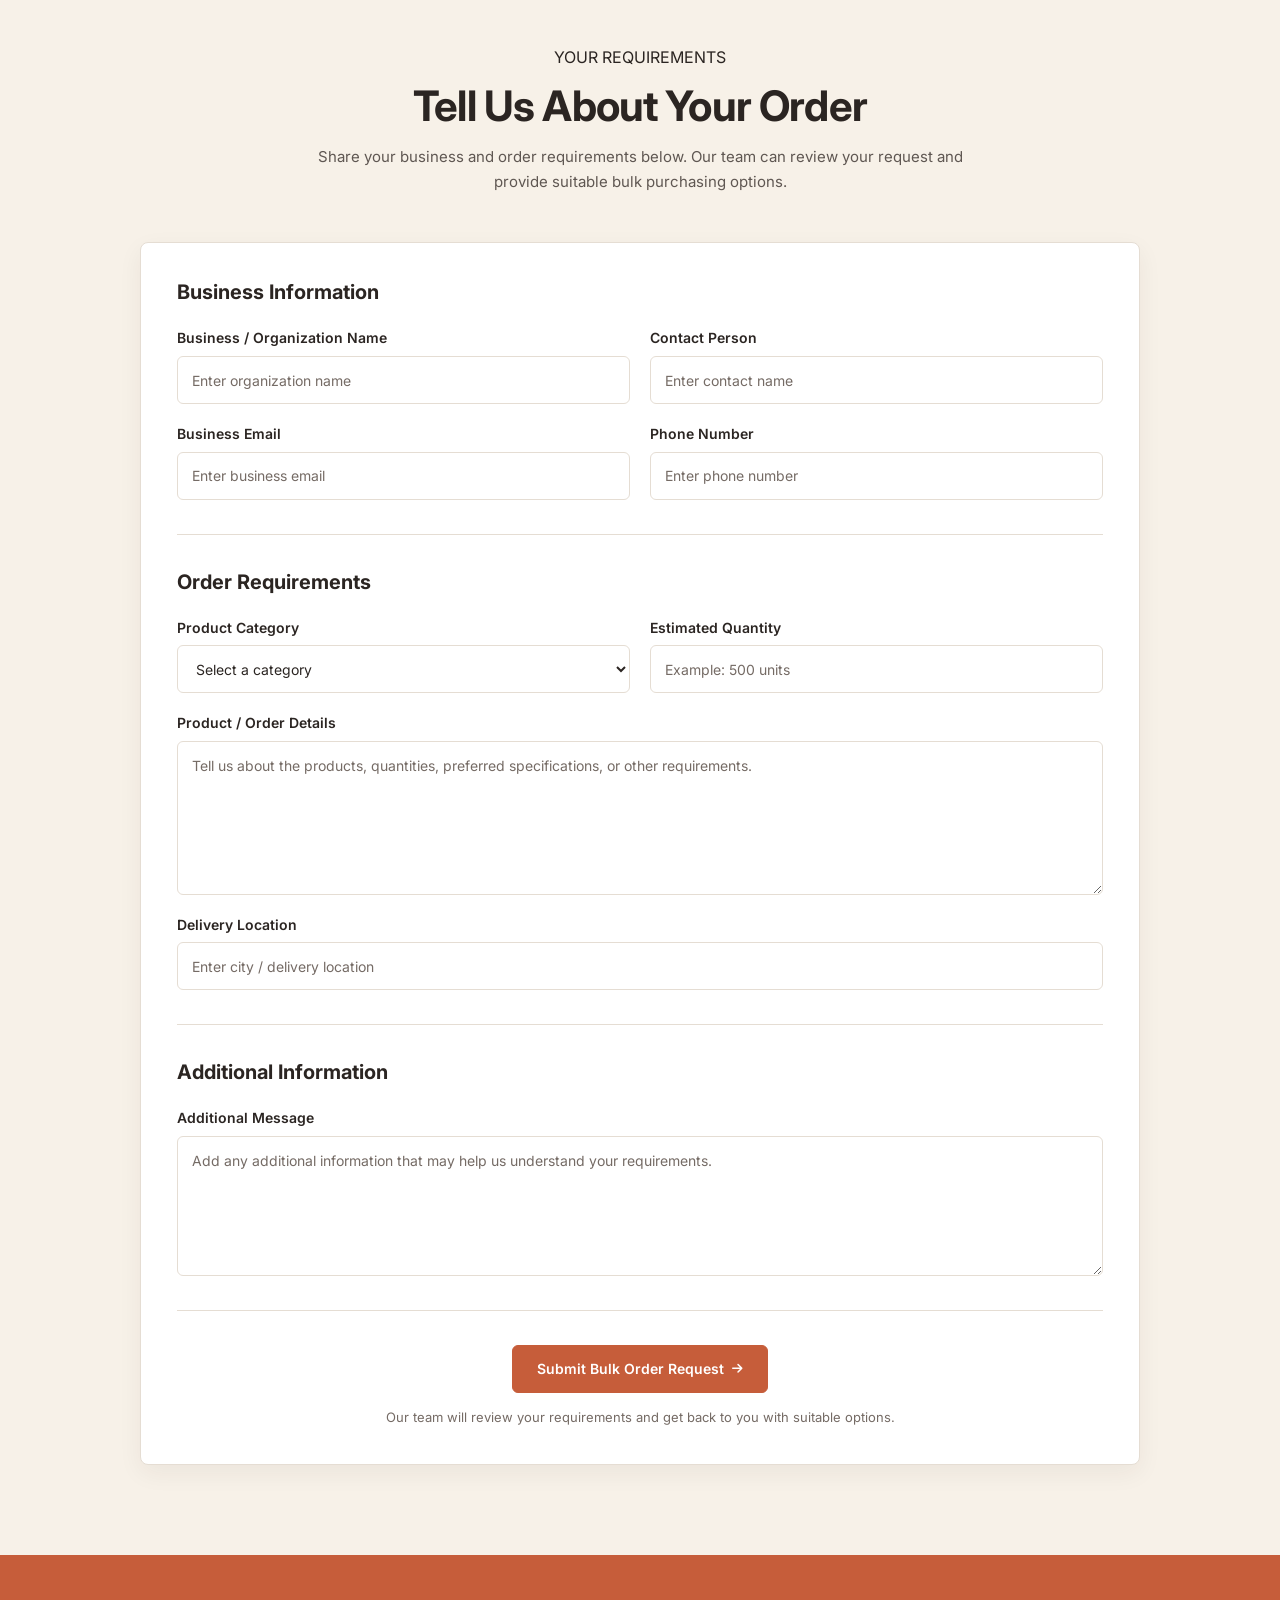
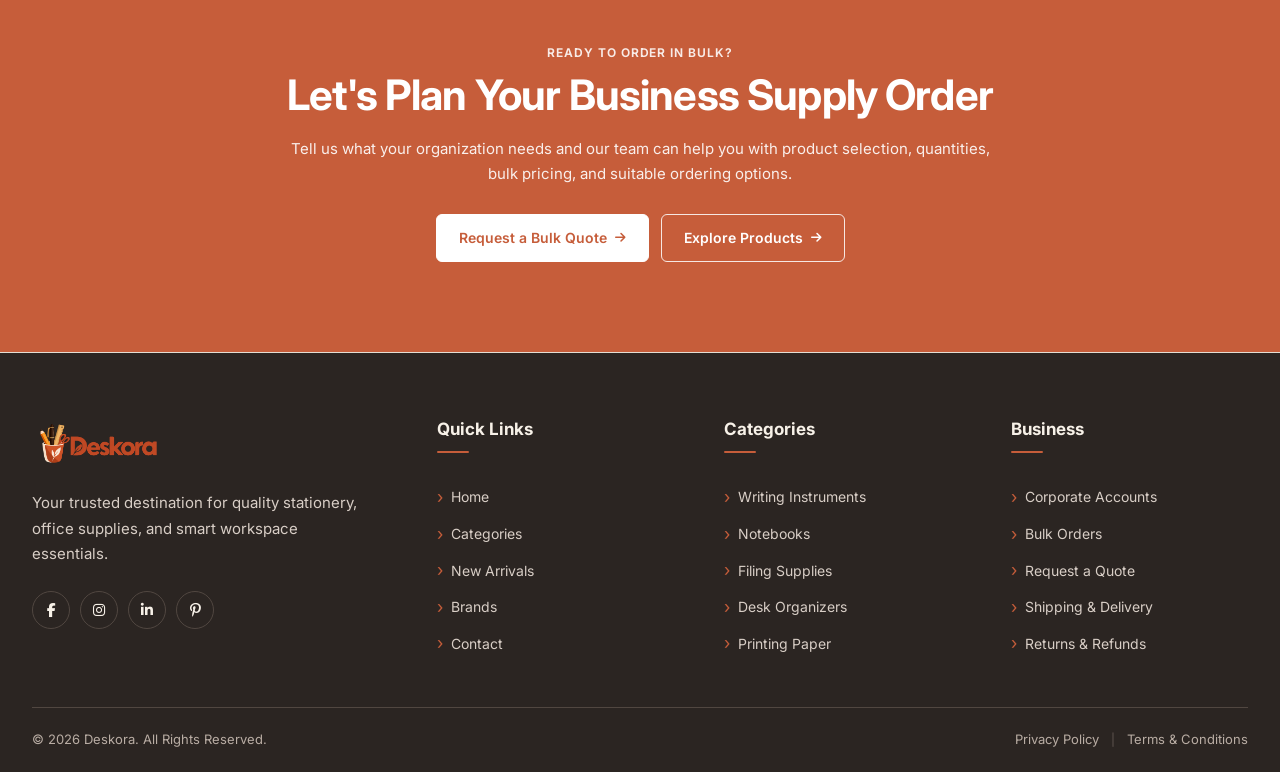
<file: corporate-accounts.html>
<!DOCTYPE html>
<html lang="en" dir="ltr">

<head>

    <!-- =====================================================
         BASIC META
    ====================================================== -->

    <meta charset="UTF-8">

    <meta
        name="viewport"
        content="width=device-width, initial-scale=1.0">

    <meta
        name="description"
        content="Modern stationery and office supplies store for personal and corporate needs.">

    <meta
        name="keywords"
        content="stationery, office supplies, notebooks, pens, paper, corporate supplies">

    <meta name="author" content="Stationery Store">


    <!-- =====================================================
         PAGE TITLE
    ====================================================== -->

    <title>Stationery Store | Office & Stationery Supplies</title>
    <!-- =========================================================
     FAVICON
========================================================= -->

<link
    rel="icon"
    type="image/png"
    href="images/logo.png"
>


    <!-- =====================================================
         GOOGLE FONT
         We will keep one font family consistent
         throughout the complete website.
    ====================================================== -->

    <link rel="preconnect" href="https://fonts.googleapis.com">

    <link rel="preconnect"
          href="https://fonts.gstatic.com"
          crossorigin>

    <link
        href="https://fonts.googleapis.com/css2?family=Inter:wght@400;500;600;700&display=swap"
        rel="stylesheet">


    <!-- =====================================================
         FONT AWESOME
         Used for header icons
    ====================================================== -->

    <link
        rel="stylesheet"
        href="https://cdnjs.cloudflare.com/ajax/libs/font-awesome/6.5.2/css/all.min.css">


    <!-- =====================================================
         MAIN CSS
         Part 2
    ====================================================== -->

    <link
        rel="stylesheet"
        href="css/style.css">


    <!-- =====================================================
         RESPONSIVE CSS
         Part 3
    ====================================================== -->

    <link
        rel="stylesheet"
        href="css/responsive.css">

</head>


<body>


    <!-- =====================================================
         HEADER
    ====================================================== -->

    <header class="site-header" id="siteHeader">

        <div class="header-container">


            <!-- =================================================
                 LOGO
            ================================================== -->

            <a
                href="index.html"
                class="site-logo"
                aria-label="Stationery Store Home">

                <img
                    src="images/logo.png"
                    alt="Stationery Store Logo">

            </a>


            <!-- =================================================
                 DESKTOP NAVIGATION
            ================================================== -->

            <nav
                class="main-navigation"
                id="mainNavigation"
                aria-label="Main Navigation">

                <ul class="nav-list">


                    <!-- =========================================
                         HOME
                    ========================================== -->

                    <li class="nav-item nav-item-dropdown">

                        <button
                            type="button"
                            class="nav-link dropdown-toggle"
                            aria-expanded="false"
                            aria-haspopup="true">

                            <span>Home</span>

                            <i
                                class="fa-solid fa-chevron-down"
                                aria-hidden="true">
                            </i>

                        </button>


                        <ul class="dropdown-menu">

                            <li>

                                <a
                                    href="index.html"
                                    class="dropdown-link">

                                    Home 1

                                </a>

                            </li>


                            <li>

                                <a
                                    href="home-2.html"
                                    class="dropdown-link">

                                    Home 2

                                </a>

                            </li>

                        </ul>

                    </li>


                    <!-- =========================================
                         CATEGORIES
                    ========================================== -->

                    <li class="nav-item nav-item-dropdown">

                        <button
                            type="button"
                            class="nav-link dropdown-toggle"
                            aria-expanded="false"
                            aria-haspopup="true">

                            <span>Categories</span>

                            <i
                                class="fa-solid fa-chevron-down"
                                aria-hidden="true">
                            </i>

                        </button>


                        <ul class="dropdown-menu">


                            <li>

                                <a
                                    href="category-writing-instruments.html"
                                    class="dropdown-link">

                                    Writing Instruments

                                </a>

                            </li>


                            <li>

                                <a
                                    href="category-notebooks.html"
                                    class="dropdown-link">

                                    Notebooks

                                </a>

                            </li>


                            <li>

                                <a
                                    href="category-filing-supplies.html"
                                    class="dropdown-link">

                                    Filing Supplies

                                </a>

                            </li>


                            <li>

                                <a
                                    href="category-desk-organizers.html"
                                    class="dropdown-link">

                                    Desk Organizers

                                </a>

                            </li>


                            <li>

                                <a
                                    href="category-printing-paper.html"
                                    class="dropdown-link">

                                    Printing Paper

                                </a>

                            </li>

                        </ul>

                    </li>


                    <!-- =========================================
                         CORPORATE ACCOUNTS
                    ========================================== -->

                    <li class="nav-item">

                        <a
                            href="corporate-accounts.html"
                            class="nav-link active">

                            Corporate Accounts

                        </a>

                    </li>


                    <!-- =========================================
                         NEW ARRIVALS
                    ========================================== -->

                    <li class="nav-item">

                        <a
                            href="new-arrivals.html"
                            class="nav-link">

                            New Arrivals

                        </a>

                    </li>


                    <!-- =========================================
                         BRANDS
                    ========================================== -->

                    <li class="nav-item">

                        <a
                            href="brands.html"
                            class="nav-link">

                            Brands

                        </a>

                    </li>


                    <!-- =========================================
                         CONTACT
                    ========================================== -->

                    <li class="nav-item">

                        <a
                            href="contact.html"
                            class="nav-link">

                            Contact

                        </a>

                    </li>

                </ul>

            </nav>


            <!-- =================================================
                 HEADER ACTIONS
            ================================================== -->

            <div class="header-actions">


                <!-- =============================================
                     RTL BUTTON
                ============================================== -->

                <button
                    type="button"
                    class="header-action-btn rtl-toggle-btn"
                    id="rtlToggleBtn"
                    aria-label="Switch RTL layout"
                    title="RTL">

                    <i
                        class="fa-solid fa-right-left"
                        aria-hidden="true">
                    </i>

                    

                </button>


                <!-- =============================================
                     DARK MODE BUTTON
                ============================================== -->

                <button
                    type="button"
                    class="header-action-btn theme-toggle-btn"
                    id="themeToggleBtn"
                    aria-label="Toggle dark mode"
                    title="Dark Mode">

                    <i
                        class="fa-solid fa-moon theme-icon theme-icon-dark"
                        aria-hidden="true">
                    </i>

                    <i
                        class="fa-solid fa-sun theme-icon theme-icon-light"
                        aria-hidden="true">
                    </i>

                    

                </button>


                <!-- =============================================
                     LOGIN BUTTON
                ============================================== -->

                <a
                    href="contact.html"
                    class="header-login-btn">

                    <i
                        class="fa-regular fa-user"
                        aria-hidden="true">
                    </i>

                    <span>
                        Book Now
                    </span>

                </a>

            </div>


            <!-- =================================================
                 HAMBURGER BUTTON
                 Mobile + iPad Mini + iPad Pro
            ================================================== -->

            <button
                type="button"
                class="menu-toggle"
                id="menuToggle"
                aria-label="Open navigation menu"
                aria-expanded="false"
                aria-controls="mobileMenu">

                <span class="menu-line"></span>
                <span class="menu-line"></span>
                <span class="menu-line"></span>

            </button>

        </div>


        <!-- =====================================================
             MOBILE / TABLET MENU
             All menus + buttons are inside hamburger
        ====================================================== -->

        <div
            class="mobile-menu"
            id="mobileMenu">

            <div class="mobile-menu-inner">


                <!-- =============================================
                     MOBILE NAVIGATION
                ============================================== -->

                <nav
                    class="mobile-navigation"
                    aria-label="Mobile Navigation">

                    <ul class="mobile-nav-list">


                        <!-- =====================================
                             HOME
                        ====================================== -->

                        <li class="mobile-nav-item mobile-dropdown">

                            <button
                                type="button"
                                class="mobile-nav-link mobile-dropdown-toggle"
                                aria-expanded="false">

                                <span>Home</span>

                                <i
                                    class="fa-solid fa-chevron-down"
                                    aria-hidden="true">
                                </i>

                            </button>


                            <ul class="mobile-dropdown-menu">

                                <li>

                                    <a
                                        href="index.html"
                                        class="mobile-dropdown-link">

                                        Home 1

                                    </a>

                                </li>


                                <li>

                                    <a
                                        href="home-2.html"
                                        class="mobile-dropdown-link">

                                        Home 2

                                    </a>

                                </li>

                            </ul>

                        </li>


                        <!-- =====================================
                             CATEGORIES
                        ====================================== -->

                        <li class="mobile-nav-item mobile-dropdown">

                            <button
                                type="button"
                                class="mobile-nav-link mobile-dropdown-toggle"
                                aria-expanded="false">

                                <span>Categories</span>

                                <i
                                    class="fa-solid fa-chevron-down"
                                    aria-hidden="true">
                                </i>

                            </button>


                            <ul class="mobile-dropdown-menu">

                                <li>

                                    <a
                                        href="category-writing-instruments.html"
                                        class="mobile-dropdown-link">

                                        Writing Instruments

                                    </a>

                                </li>


                                <li>

                                    <a
                                        href="category-notebooks.html"
                                        class="mobile-dropdown-link">

                                        Notebooks

                                    </a>

                                </li>


                                <li>

                                    <a
                                        href="category-filing-supplies.html"
                                        class="mobile-dropdown-link">

                                        Filing Supplies

                                    </a>

                                </li>


                                <li>

                                    <a
                                        href="category-desk-organizers.html"
                                        class="mobile-dropdown-link">

                                        Desk Organizers

                                    </a>

                                </li>


                                <li>

                                    <a
                                        href="category-printing-paper.html"
                                        class="mobile-dropdown-link">

                                        Printing Paper

                                    </a>

                                </li>

                            </ul>

                        </li>


                        <!-- =====================================
                             CORPORATE ACCOUNTS
                        ====================================== -->

                        <li class="mobile-nav-item">

                            <a
                                href="corporate-accounts.html"
                                class="mobile-nav-link active">

                                Corporate Accounts

                            </a>

                        </li>


                        <!-- =====================================
                             NEW ARRIVALS
                        ====================================== -->

                        <li class="mobile-nav-item">

                            <a
                                href="new-arrivals.html"
                                class="mobile-nav-link">

                                New Arrivals

                            </a>

                        </li>


                        <!-- =====================================
                             BRANDS
                        ====================================== -->

                        <li class="mobile-nav-item">

                            <a
                                href="brands.html"
                                class="mobile-nav-link">

                                Brands

                            </a>

                        </li>


                        <!-- =====================================
                             CONTACT
                        ====================================== -->

                        <li class="mobile-nav-item">

                            <a
                                href="contact.html"
                                class="mobile-nav-link">

                                Contact

                            </a>

                        </li>

                    </ul>

                </nav>


                <!-- =============================================
                     MOBILE ACTIONS
                     RTL + DARK MODE + LOGIN
                ============================================== -->

                <div class="mobile-menu-actions">


                    <!-- RTL -->

                    <button
                        type="button"
                        class="mobile-action-btn rtl-toggle-btn"
                        id="mobileRtlToggleBtn">

                        <i
                            class="fa-solid fa-right-left"
                            aria-hidden="true">
                        </i>

                        <span>RTL</span>

                    </button>


                    <!-- DARK MODE -->

                    <button
                        type="button"
                        class="mobile-action-btn theme-toggle-btn"
                        id="mobileThemeToggleBtn">

                        <i
                            class="fa-solid fa-moon theme-icon theme-icon-dark"
                            aria-hidden="true">
                        </i>

                        <i
                            class="fa-solid fa-sun theme-icon theme-icon-light"
                            aria-hidden="true">
                        </i>

                        <span class="theme-text">
                            Dark Mode
                        </span>

                    </button>


                    <!-- LOGIN -->

                    <a
                        href="contact.html"
                        class="mobile-login-btn">

                        <i
                            class="fa-regular fa-user"
                            aria-hidden="true">
                        </i>

                        <span>
                            Book Now
                        </span>

                    </a>

                </div>

            </div>

        </div>

    </header>


    <!-- =====================================================
         MAIN CONTENT STARTS HERE
         We will add sections later.
    ====================================================== -->

    <main id="mainContent">
<!-- =========================================================
     CORPORATE ACCOUNTS
     SECTION 1: HERO
     PART 1 - HTML
========================================================= -->

<section
    class="corporate-hero-section"
    id="corporateHero"
    aria-labelledby="corporateHeroTitle"
>
    <div class="corporate-hero-overlay"></div>

    <div class="corporate-hero-container">

        <div class="corporate-hero-content">

            <span class="section-eyebrow">
                CORPORATE ACCOUNTS
            </span>

            <h1
                class="corporate-hero-title"
                id="corporateHeroTitle"
            >
                Business Supplies Made Simple
            </h1>

            <p class="corporate-hero-description">
                Get reliable stationery and office supplies with
                flexible bulk ordering, competitive pricing, and
                dependable solutions for your business needs.
            </p>

            <div class="corporate-hero-actions">

                <a
                    href="#corporateQuote"
                    class="primary-btn corporate-hero-primary-btn"
                >
                    Request a Bulk Quote
                    <i
                        class="fas fa-arrow-right"
                        aria-hidden="true"
                    ></i>
                </a>

                <a
                    href="#corporateBenefits"
                    class="corporate-hero-secondary-btn"
                >
                    Explore Benefits
                    <i
                        class="fas fa-arrow-down"
                        aria-hidden="true"
                    ></i>
                </a>

            </div>

        </div>

    </div>
</section>
<!-- =========================================================
     CORPORATE ACCOUNTS
     SECTION 2: CORPORATE BENEFITS
     PART 1 - HTML
========================================================= -->

<section
    class="corporate-benefits-section"
    id="corporateBenefits"
    aria-labelledby="corporateBenefitsTitle"
>
    <div class="corporate-benefits-container">

        <div class="corporate-benefits-header">

            <span class="section-eyebrow">
                CORPORATE BENEFITS
            </span>

            <h2
                class="corporate-benefits-title"
                id="corporateBenefitsTitle"
            >
                Built for Business Needs
            </h2>

            <p class="corporate-benefits-description">
                Make business stationery purchasing easier with
                practical benefits designed for teams, offices,
                institutions, and growing organizations.
            </p>

        </div>


        <div class="corporate-benefits-grid">

            <!-- Benefit 01 -->
            <article class="corporate-benefit-card">

                <span class="corporate-benefit-number">
                    01
                </span>

                <div class="corporate-benefit-content">

                    <h3 class="corporate-benefit-title">
                        Bulk Pricing
                    </h3>

                    <p class="corporate-benefit-text">
                        Get competitive pricing when ordering
                        stationery and office supplies in larger
                        quantities for your organization.
                    </p>

                </div>

            </article>


            <!-- Benefit 02 -->
            <article class="corporate-benefit-card">

                <span class="corporate-benefit-number">
                    02
                </span>

                <div class="corporate-benefit-content">

                    <h3 class="corporate-benefit-title">
                        Easy Bulk Ordering
                    </h3>

                    <p class="corporate-benefit-text">
                        Simplify recurring and large-volume purchases
                        with an organized ordering process built around
                        your requirements.
                    </p>

                </div>

            </article>


            <!-- Benefit 03 -->
            <article class="corporate-benefit-card">

                <span class="corporate-benefit-number">
                    03
                </span>

                <div class="corporate-benefit-content">

                    <h3 class="corporate-benefit-title">
                        Reliable Supply
                    </h3>

                    <p class="corporate-benefit-text">
                        Keep your workplace prepared with dependable
                        stationery and office essentials for everyday
                        business.
                    </p>

                </div>

            </article>


            <!-- Benefit 04 -->
            <article class="corporate-benefit-card">

                <span class="corporate-benefit-number">
                    04
                </span>

                <div class="corporate-benefit-content">

                    <h3 class="corporate-benefit-title">
                        Business Support
                    </h3>

                    <p class="corporate-benefit-text">
                        Receive practical support for product selection,
                        bulk requirements, and business stationery
                        purchasing needs.
                    </p>

                </div>

            </article>

        </div>

    </div>
</section>
<! =========================================================
   CORPORATE ACCOUNTS
   SECTION 3: BULK ORDERING SOLUTIONS
   PART 1 - HTML
========================================================= !>

<section
    class="corporate-bulk-section"
    id="corporateBulkOrdering"
    aria-labelledby="corporateBulkTitle"
>
    <div class="corporate-bulk-container">

        <div class="corporate-bulk-layout">

            <!-- Left Content -->
            <div class="corporate-bulk-intro">

                <span class="section-eyebrow">
                    BULK ORDERING SOLUTIONS
                </span>

                <h2
                    class="corporate-bulk-title"
                    id="corporateBulkTitle"
                >
                    Simplify Your Business Supply Needs
                </h2>

                <p class="corporate-bulk-description">
                    From everyday stationery to large office supply
                    requirements, our corporate ordering solutions help
                    you purchase the products you need with less effort
                    and better value.
                </p>

                <p class="corporate-bulk-description">
                    Share your requirements with us and our team can
                    help you plan quantities, products, and bulk
                    purchasing options for your organization.
                </p>

                <a
                    href="#corporateQuote"
                    class="corporate-bulk-link"
                >
                    Discuss Your Requirements
                    <i
                        class="fas fa-arrow-right"
                        aria-hidden="true"
                    ></i>
                </a>

            </div>


            <!-- Right Benefits -->
            <div class="corporate-bulk-list">

                <!-- Item 01 -->
                <article class="corporate-bulk-item">

                    <span class="corporate-bulk-number">
                        01
                    </span>

                    <div class="corporate-bulk-item-content">

                        <h3 class="corporate-bulk-item-title">
                            Flexible Quantities
                        </h3>

                        <p class="corporate-bulk-item-text">
                            Order stationery and office essentials
                            according to your organization's actual
                            requirements.
                        </p>

                    </div>

                </article>


                <!-- Item 02 -->
                <article class="corporate-bulk-item">

                    <span class="corporate-bulk-number">
                        02
                    </span>

                    <div class="corporate-bulk-item-content">

                        <h3 class="corporate-bulk-item-title">
                            Competitive Pricing
                        </h3>

                        <p class="corporate-bulk-item-text">
                            Benefit from suitable pricing options
                            when purchasing products in larger
                            quantities.
                        </p>

                    </div>

                </article>


                <!-- Item 03 -->
                <article class="corporate-bulk-item">

                    <span class="corporate-bulk-number">
                        03
                    </span>

                    <div class="corporate-bulk-item-content">

                        <h3 class="corporate-bulk-item-title">
                            Product Selection
                        </h3>

                        <p class="corporate-bulk-item-text">
                            Choose from a wide range of stationery,
                            filing, desk organization, and printing
                            essentials.
                        </p>

                    </div>

                </article>


                <!-- Item 04 -->
                <article class="corporate-bulk-item">

                    <span class="corporate-bulk-number">
                        04
                    </span>

                    <div class="corporate-bulk-item-content">

                        <h3 class="corporate-bulk-item-title">
                            Dedicated Support
                        </h3>

                        <p class="corporate-bulk-item-text">
                            Get practical assistance with your bulk
                            requirements and product selection.
                        </p>

                    </div>

                </article>

            </div>

        </div>

    </div>
</section>
<!-- =========================================================
     CORPORATE ACCOUNTS
     SECTION 4: WHO WE SERVE
     PART 1 - HTML
========================================================= -->

<section
    class="corporate-serve-section"
    id="corporateWhoWeServe"
    aria-labelledby="corporateServeTitle"
>
    <div class="corporate-serve-container">

        <div class="corporate-serve-header">

            <span class="section-eyebrow">
                WHO WE SERVE
            </span>

            <h2
                class="corporate-serve-title"
                id="corporateServeTitle"
            >
                Solutions for Every Organization
            </h2>

            <p class="corporate-serve-description">
                Whether you manage an office, institution, or
                growing team, get dependable stationery and
                office supplies suited to your everyday needs.
            </p>

        </div>


        <div class="corporate-serve-grid">

            <!-- Card 01 -->
            <article class="corporate-serve-card">

                <div class="corporate-serve-image-wrapper">

                    <img
                        src="images/corporate-serve-offices-businesses.jpg"
                        alt="Office and business stationery supplies"
                        class="corporate-serve-image"
                        loading="lazy"
                    >

                </div>

                <div class="corporate-serve-overlay"></div>

                <div class="corporate-serve-content">

                    <span class="corporate-serve-label">
                        FOR BUSINESS
                    </span>

                    <h3 class="corporate-serve-card-title">
                        Offices &amp; Businesses
                    </h3>

                    <p class="corporate-serve-card-text">
                        Reliable stationery and office essentials
                        for daily operations, teams, meetings,
                        and workplace requirements.
                    </p>

                    <a
                        href="#corporateQuote"
                        class="corporate-serve-link"
                    >
                        Discuss Business Needs
                        <i
                            class="fas fa-arrow-right"
                            aria-hidden="true"
                        ></i>
                    </a>

                </div>

            </article>


            <!-- Card 02 -->
            <article class="corporate-serve-card">

                <div class="corporate-serve-image-wrapper">

                    <img
                        src="images/corporate-serve-educational-institutions.jpg"
                        alt="Stationery supplies for educational institutions"
                        class="corporate-serve-image"
                        loading="lazy"
                    >

                </div>

                <div class="corporate-serve-overlay"></div>

                <div class="corporate-serve-content">

                    <span class="corporate-serve-label">
                        FOR EDUCATION
                    </span>

                    <h3 class="corporate-serve-card-title">
                        Educational Institutions
                    </h3>

                    <p class="corporate-serve-card-text">
                        Practical stationery, filing, and printing
                        essentials for schools, colleges, training
                        centers, and academic teams.
                    </p>

                    <a
                        href="#corporateQuote"
                        class="corporate-serve-link"
                    >
                        Discuss Education Needs
                        <i
                            class="fas fa-arrow-right"
                            aria-hidden="true"
                        ></i>
                    </a>

                </div>

            </article>


            <!-- Card 03 -->
            <article class="corporate-serve-card">

                <div class="corporate-serve-image-wrapper">

                    <img
                        src="images/corporate-serve-government-organizations.jpg"
                        alt="Office supplies for organizations"
                        class="corporate-serve-image"
                        loading="lazy"
                    >

                </div>

                <div class="corporate-serve-overlay"></div>

                <div class="corporate-serve-content">

                    <span class="corporate-serve-label">
                        FOR ORGANIZATIONS
                    </span>

                    <h3 class="corporate-serve-card-title">
                        Organizations
                    </h3>

                    <p class="corporate-serve-card-text">
                        Organized supply solutions for departments,
                        institutions, and organizations with
                        recurring stationery.
                    </p>

                    <a
                        href="#corporateQuote"
                        class="corporate-serve-link"
                    >
                        Discuss Supply Needs
                        <i
                            class="fas fa-arrow-right"
                            aria-hidden="true"
                        ></i>
                    </a>

                </div>

            </article>


            <!-- Card 04 -->
            <article class="corporate-serve-card">

                <div class="corporate-serve-image-wrapper">

                    <img
                        src="images/corporate-serve-professional-teams.jpg"
                        alt="Stationery supplies forteams"
                        class="corporate-serve-image"
                        loading="lazy"
                    >

                </div>

                <div class="corporate-serve-overlay"></div>

                <div class="corporate-serve-content">

                    <span class="corporate-serve-label">
                        FOR TEAMS
                    </span>

                    <h3 class="corporate-serve-card-title">
                        Professional Teams
                    </h3>

                    <p class="corporate-serve-card-text">
                        Keep teams equipped with stationery,
                        organizers, filing products, and everyday
                        office essentials.
                    </p>

                    <a
                        href="#corporateQuote"
                        class="corporate-serve-link"
                    >
                        Discuss Team Needs
                        <i
                            class="fas fa-arrow-right"
                            aria-hidden="true"
                        ></i>
                    </a>

                </div>

            </article>

        </div>

    </div>
</section>
<!-- =========================================================
     CORPORATE ACCOUNTS
     SECTION 5: HOW CORPORATE ORDERING WORKS
     PART 1 - HTML
========================================================= -->

<section
    class="corporate-process-section"
    id="corporateOrderingProcess"
    aria-labelledby="corporateProcessTitle"
>
    <div class="corporate-process-container">

        <div class="corporate-process-header">

            <span class="section-eyebrow">
                HOW IT WORKS
            </span>

            <h2
                class="corporate-process-title"
                id="corporateProcessTitle"
            >
                Simple Steps to Better Business Ordering
            </h2>

            <p class="corporate-process-description">
                From your first enquiry to your final order, our
                corporate purchasing process is designed to make
                bulk stationery buying simple and straightforward.
            </p>

        </div>


        <div class="corporate-process-grid">

            <!-- Step 01 -->
            <article class="corporate-process-card">

                <span class="corporate-process-number">
                    01
                </span>

                <div class="corporate-process-content">

                    <h3 class="corporate-process-card-title">
                        Share Your Requirements
                    </h3>

                    <p class="corporate-process-card-text">
                        Tell us what products, quantities, and
                        stationery supplies your organization requirement.
                    </p>

                </div>

            </article>


            <!-- Step 02 -->
            <article class="corporate-process-card">

                <span class="corporate-process-number">
                    02
                </span>

                <div class="corporate-process-content">

                    <h3 class="corporate-process-card-title">
                        Receive Your Quote
                    </h3>

                    <p class="corporate-process-card-text">
                        Our team reviews your requirements and
                        provides suitable bulk pricing and
                        purchasing options.
                    </p>

                </div>

            </article>


            <!-- Step 03 -->
            <article class="corporate-process-card">

                <span class="corporate-process-number">
                    03
                </span>

                <div class="corporate-process-content">

                    <h3 class="corporate-process-card-title">
                        Confirm Your Order
                    </h3>

                    <p class="corporate-process-card-text">
                        Review the proposed order details and
                        confirm the products and quantities
                        required for your organization.
                    </p>

                </div>

            </article>


            <!-- Step 04 -->
            <article class="corporate-process-card">

                <span class="corporate-process-number">
                    04
                </span>

                <div class="corporate-process-content">

                    <h3 class="corporate-process-card-title">
                        Get Your Supplies
                    </h3>

                    <p class="corporate-process-card-text">
                        Complete your business purchase and keep
                        your workplace stocked with the supplies
                        your team needs.
                    </p>

                </div>

            </article>

        </div>

    </div>
</section>


<!-- =========================================================
     BULK ORDER FORM
========================================================= -->

<section
    class="bulk-order-form-section"
    id="bulkOrderFormSection"
    aria-labelledby="bulkOrderFormTitle"
>
    <div class="bulk-order-form-container">

        <div class="bulk-order-form-header">

            <span class="section-eyebrow">
                YOUR REQUIREMENTS
            </span>

            <h2
                class="bulk-order-form-title"
                id="bulkOrderFormTitle"
            >
                Tell Us About Your Order
            </h2>

            <p class="bulk-order-form-description">
                Share your business and order requirements below.
                Our team can review your request and provide
                suitable bulk purchasing options.
            </p>

        </div>


        <form
            class="bulk-order-form"
            id="bulkOrderForm"
            action="#"
            method="post"
        >

            <!-- ---------------------------------------------
                 BUSINESS INFORMATION
            ---------------------------------------------- -->

            <div class="bulk-order-form-group">

                <h3 class="bulk-order-group-title">
                    Business Information
                </h3>

                <div class="bulk-order-fields">

                    <div class="bulk-order-field">

                        <label for="businessName">
                            Business / Organization Name
                        </label>

                        <input
                            type="text"
                            id="businessName"
                            name="businessName"
                            placeholder="Enter organization name"
                            required
                        >

                    </div>


                    <div class="bulk-order-field">

                        <label for="contactPerson">
                            Contact Person
                        </label>

                        <input
                            type="text"
                            id="contactPerson"
                            name="contactPerson"
                            placeholder="Enter contact name"
                            required
                        >

                    </div>


                    <div class="bulk-order-field">

                        <label for="businessEmail">
                            Business Email
                        </label>

                        <input
                            type="email"
                            id="businessEmail"
                            name="businessEmail"
                            placeholder="Enter business email"
                            required
                        >

                    </div>


                    <div class="bulk-order-field">

                        <label for="businessPhone">
                            Phone Number
                        </label>

                        <input
                            type="tel"
                            id="businessPhone"
                            name="businessPhone"
                            placeholder="Enter phone number"
                            required
                        >

                    </div>

                </div>

            </div>


            <!-- ---------------------------------------------
                 ORDER REQUIREMENTS
            ---------------------------------------------- -->

            <div class="bulk-order-form-group">

                <h3 class="bulk-order-group-title">
                    Order Requirements
                </h3>

                <div class="bulk-order-fields">

                    <div class="bulk-order-field">

                        <label for="productCategory">
                            Product Category
                        </label>

                        <select
                            id="productCategory"
                            name="productCategory"
                            required
                        >
                            <option value="">
                                Select a category
                            </option>

                            <option value="writing-instruments">
                                Writing Instruments
                            </option>

                            <option value="notebooks">
                                Notebooks
                            </option>

                            <option value="filing-supplies">
                                Filing Supplies
                            </option>

                            <option value="desk-organizers">
                                Desk Organizers
                            </option>

                            <option value="printing-paper">
                                Printing Paper
                            </option>

                            <option value="multiple-categories">
                                Multiple Categories
                            </option>

                        </select>

                    </div>


                    <div class="bulk-order-field">

                        <label for="estimatedQuantity">
                            Estimated Quantity
                        </label>

                        <input
                            type="text"
                            id="estimatedQuantity"
                            name="estimatedQuantity"
                            placeholder="Example: 500 units"
                            required
                        >

                    </div>


                    <div class="bulk-order-field bulk-order-field-full">

                        <label for="orderDetails">
                            Product / Order Details
                        </label>

                        <textarea
                            id="orderDetails"
                            name="orderDetails"
                            rows="6"
                            placeholder="Tell us about the products, quantities, preferred specifications, or other requirements."
                            required
                        ></textarea>

                    </div>


                    <div class="bulk-order-field bulk-order-field-full">

                        <label for="deliveryLocation">
                            Delivery Location
                        </label>

                        <input
                            type="text"
                            id="deliveryLocation"
                            name="deliveryLocation"
                            placeholder="Enter city / delivery location"
                            required
                        >

                    </div>

                </div>

            </div>


            <!-- ---------------------------------------------
                 ADDITIONAL INFORMATION
            ---------------------------------------------- -->

            <div class="bulk-order-form-group">

                <h3 class="bulk-order-group-title">
                    Additional Information
                </h3>

                <div class="bulk-order-fields">

                    <div class="bulk-order-field bulk-order-field-full">

                        <label for="additionalMessage">
                            Additional Message
                        </label>

                        <textarea
                            id="additionalMessage"
                            name="additionalMessage"
                            rows="5"
                            placeholder="Add any additional information that may help us understand your requirements."
                        ></textarea>

                    </div>

                </div>

            </div>


            <!-- ---------------------------------------------
                 SUBMIT
            ---------------------------------------------- -->

            <div class="bulk-order-submit">

                <button
                    type="submit"
                    class="primary-btn bulk-order-submit-btn"
                >
                    Submit Bulk Order Request
                    <i
                        class="fas fa-arrow-right"
                        aria-hidden="true"
                    ></i>
                </button>

                <p class="bulk-order-submit-note">
                    Our team will review your requirements and
                    get back to you with suitable options.
                </p>

            </div>

        </form>

    </div>
</section>
<!-- =========================================================
     CORPORATE ACCOUNTS
     SECTION 6: REQUEST A BULK ORDER / QUOTE
     PART 1 - HTML
========================================================= -->

<section
    class="corporate-quote-section"
    id="corporateQuote"
    aria-labelledby="corporateQuoteTitle"
>
    <div class="corporate-quote-container">

        <div class="corporate-quote-content">

            <span class="corporate-quote-eyebrow">
                READY TO ORDER IN BULK?
            </span>

            <h2
                class="corporate-quote-title"
                id="corporateQuoteTitle"
            >
                Let's Plan Your Business Supply Order
            </h2>

            <p class="corporate-quote-description">
                Tell us what your organization needs and our team
                can help you with product selection, quantities,
                bulk pricing, and suitable ordering options.
            </p>

            <div class="corporate-quote-actions">

                <a
                    href="bulk-order-request.html"
                    class="corporate-quote-primary-btn"
                >
                    Request a Bulk Quote
                    <i
                        class="fas fa-arrow-right"
                        aria-hidden="true"
                    ></i>
                </a>

                <a
                    href="categories.html"
                    class="corporate-quote-secondary-btn"
                >
                    Explore Products
                    <i
                        class="fas fa-arrow-right"
                        aria-hidden="true"
                    ></i>
                </a>

            </div>

        </div>

    </div>
</section>

         </main>


    <!-- =====================================================
         FOOTER
         Will be added later.
    ====================================================== -->
<!-- =========================================================
     DESKORA STATIONERY STORE
     FOOTER
     PART 1 - HTML
========================================================= -->

<footer class="site-footer" id="siteFooter">

    <div class="footer-container">

        <!-- =========================
             FOOTER MAIN
        ========================== -->
        <div class="footer-main">

            <!-- BRAND -->
            <div class="footer-column footer-brand">

                <a href="index.html" class="footer-logo">
                    <img
                        src="images/logo.png"
                        alt="Deskora Stationery Store"
                    >
                </a>

                <p class="footer-description">
                    Your trusted destination for quality stationery,
                    office supplies, and smart workspace essentials.
                </p>

                <div class="footer-socials">

                    <a
                        href="#"
                        class="footer-social-link"
                        aria-label="Facebook"
                    >
                        <i class="fab fa-facebook-f"></i>
                    </a>

                    <a
                        href="#"
                        class="footer-social-link"
                        aria-label="Instagram"
                    >
                        <i class="fab fa-instagram"></i>
                    </a>

                    <a
                        href="#"
                        class="footer-social-link"
                        aria-label="LinkedIn"
                    >
                        <i class="fab fa-linkedin-in"></i>
                    </a>

                    <a
                        href="#"
                        class="footer-social-link"
                        aria-label="Pinterest"
                    >
                        <i class="fab fa-pinterest-p"></i>
                    </a>

                </div>

            </div>


            <!-- QUICK LINKS -->
            <div class="footer-column">

                <h3 class="footer-title">
                    Quick Links
                </h3>

                <ul class="footer-links">

                    <li>
                        <a href="index.html">
                            Home
                        </a>
                    </li>

                    <li>
                        <a href="categories.html">
                            Categories
                        </a>
                    </li>

                    <li>
                        <a href="new-arrivals.html">
                            New Arrivals
                        </a>
                    </li>

                    <li>
                        <a href="brands.html">
                            Brands
                        </a>
                    </li>

                    <li>
                        <a href="contact.html">
                            Contact
                        </a>
                    </li>

                </ul>

            </div>


            <!-- CATEGORIES -->
            <div class="footer-column">

                <h3 class="footer-title">
                    Categories
                </h3>

                <ul class="footer-links">

                    <li>
                        <a href="category-writing-instruments.html">
                            Writing Instruments
                        </a>
                    </li>

                    <li>
                        <a href="category-notebooks.html">
                            Notebooks
                        </a>
                    </li>

                    <li>
                        <a href="category-filing-supplies.html">
                            Filing Supplies
                        </a>
                    </li>

                    <li>
                        <a href="category-desk-organizers.html">
                            Desk Organizers
                        </a>
                    </li>

                    <li>
                        <a href="category-printing-paper.html">
                            Printing Paper
                        </a>
                    </li>

                </ul>

            </div>


            <!-- BUSINESS -->
            <div class="footer-column">

                <h3 class="footer-title">
                    Business
                </h3>

                <ul class="footer-links">

                    <li>
                        <a href="corporate-accounts.html">
                            Corporate Accounts
                        </a>
                    </li>

                    <li>
                        <a href="bulk-orders.html">
                            Bulk Orders
                        </a>
                    </li>

                    <li>
                        <a href="request-quote.html">
                            Request a Quote
                        </a>
                    </li>

                    <li>
                        <a href="shipping.html">
                            Shipping &amp; Delivery
                        </a>
                    </li>

                    <li>
                        <a href="returns.html">
                            Returns &amp; Refunds
                        </a>
                    </li>

                </ul>

            </div>

        </div>


        <!-- =========================
             FOOTER BOTTOM
        ========================== -->
        <div class="footer-bottom">

            <p class="footer-copyright">
                &copy; 2026 Deskora. All Rights Reserved.
            </p>

            <div class="footer-legal-links">

                <a href="privacy-policy.html">
                    Privacy Policy
                </a>

                <span class="footer-divider">
                    |
                </span>

                <a href="terms-conditions.html">
                    Terms &amp; Conditions
                </a>

            </div>

        </div>

    </div>

</footer>

    <!-- =====================================================
         JAVASCRIPT
         Separate JS file
    ====================================================== -->
<!-- SCROLL TO TOP -->
<button
    type="button"
    class="scroll-top-btn"
    id="scrollTopBtn"
    aria-label="Scroll to top"
>
    <i class="fas fa-arrow-up" aria-hidden="true"></i>
</button>
    <script src="js/script.js"></script>

</body>

</html>
</file>
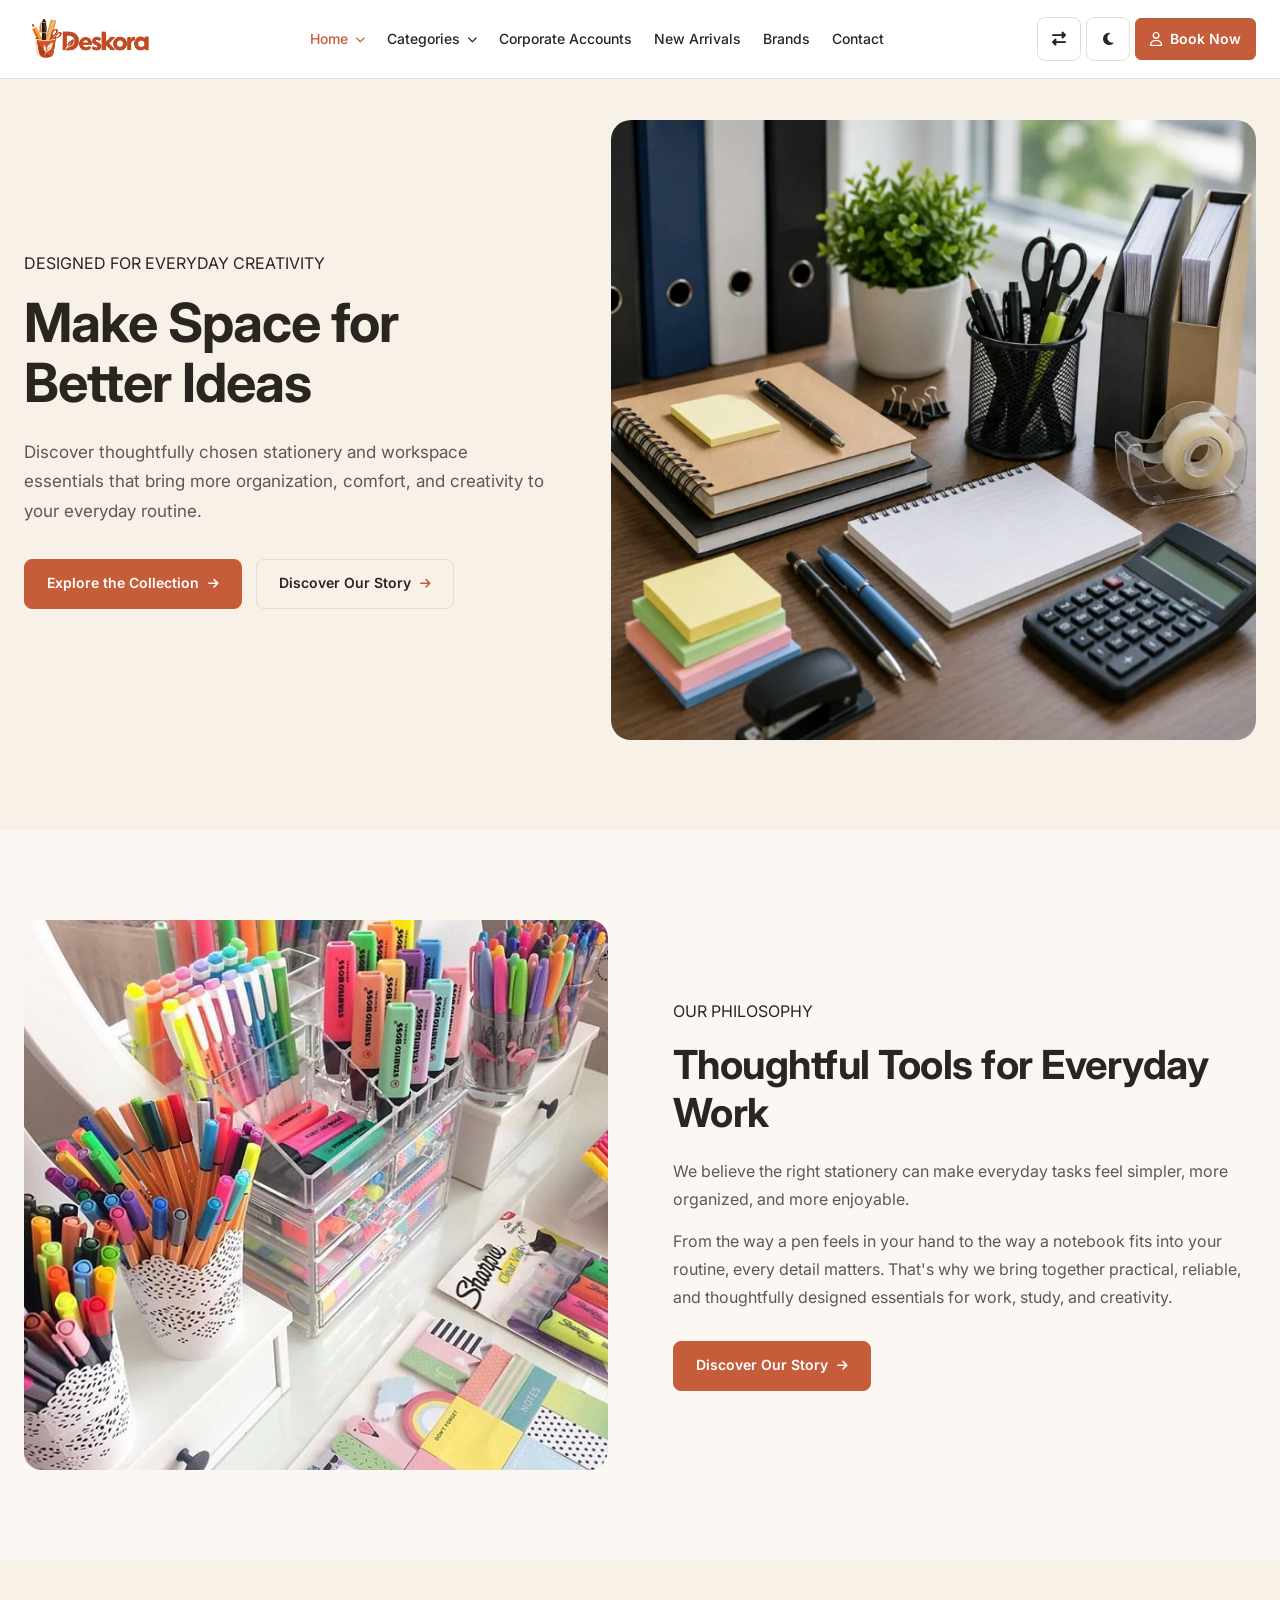
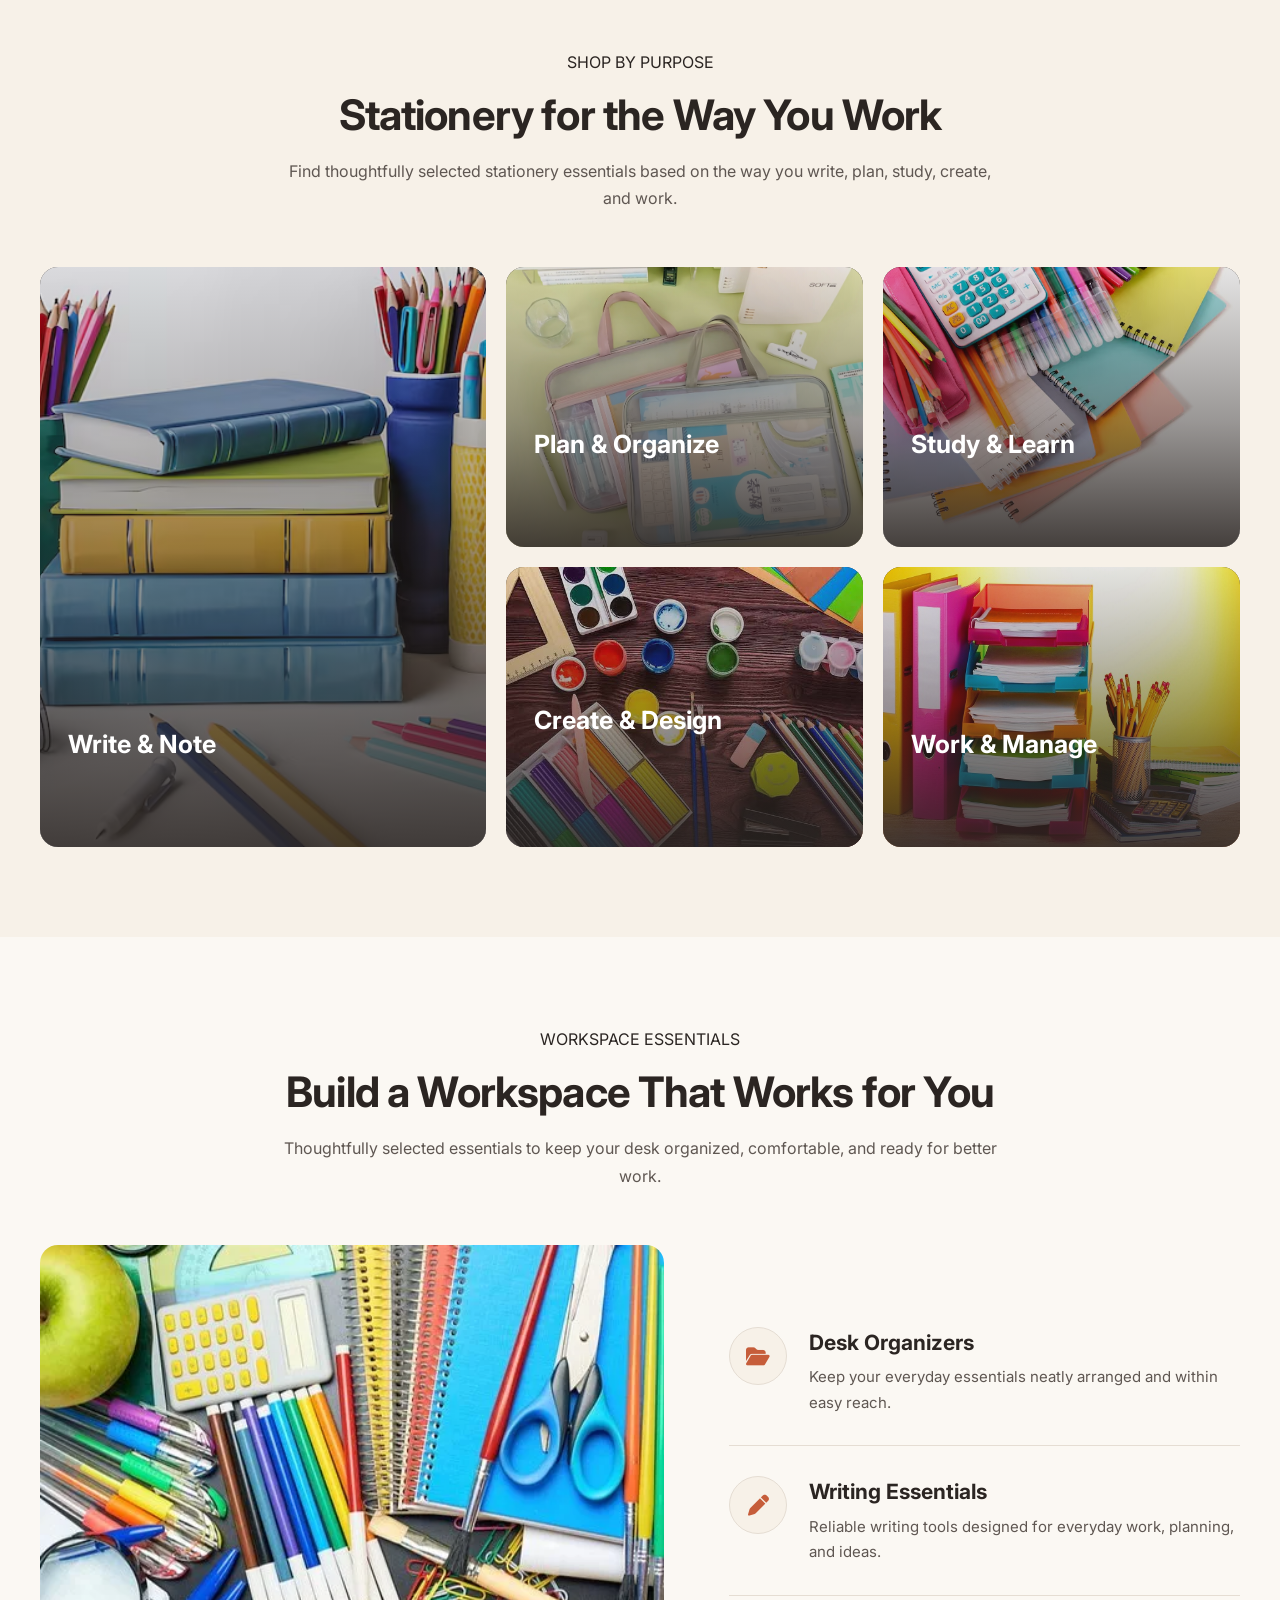
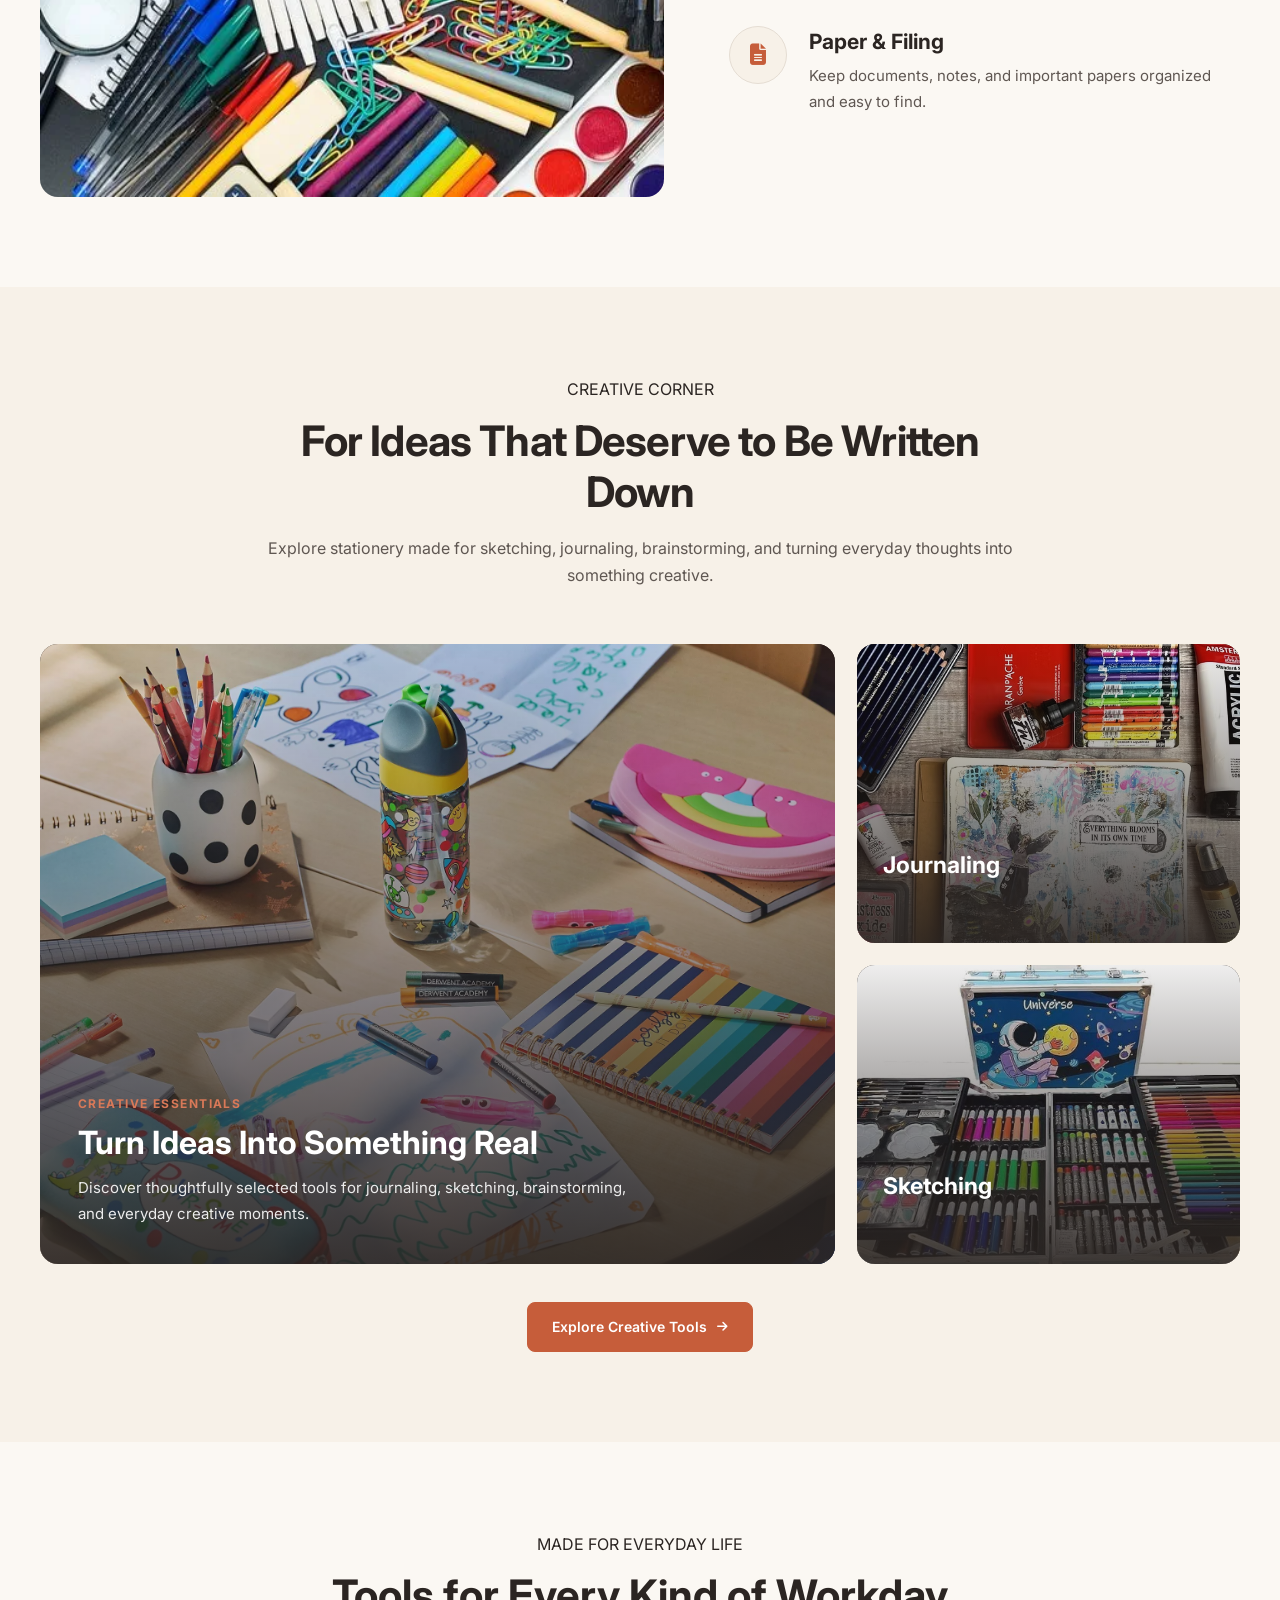
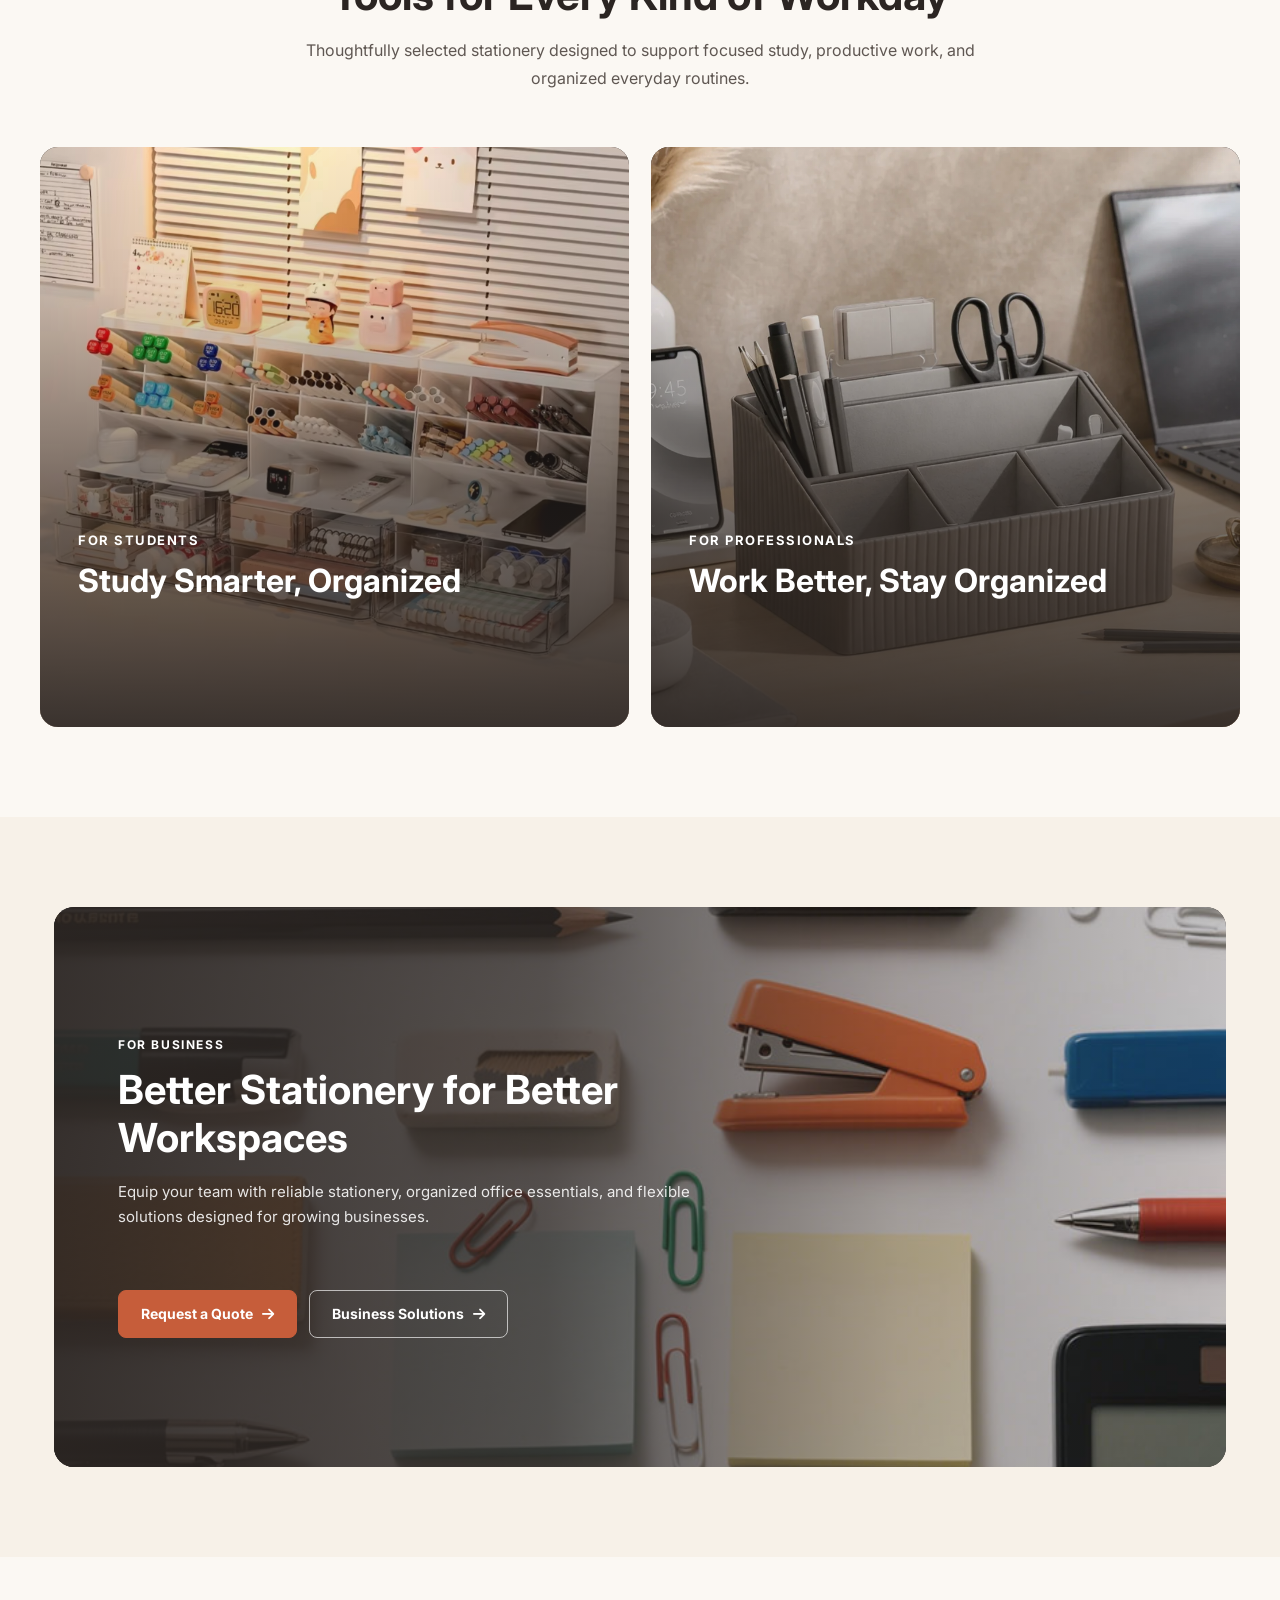
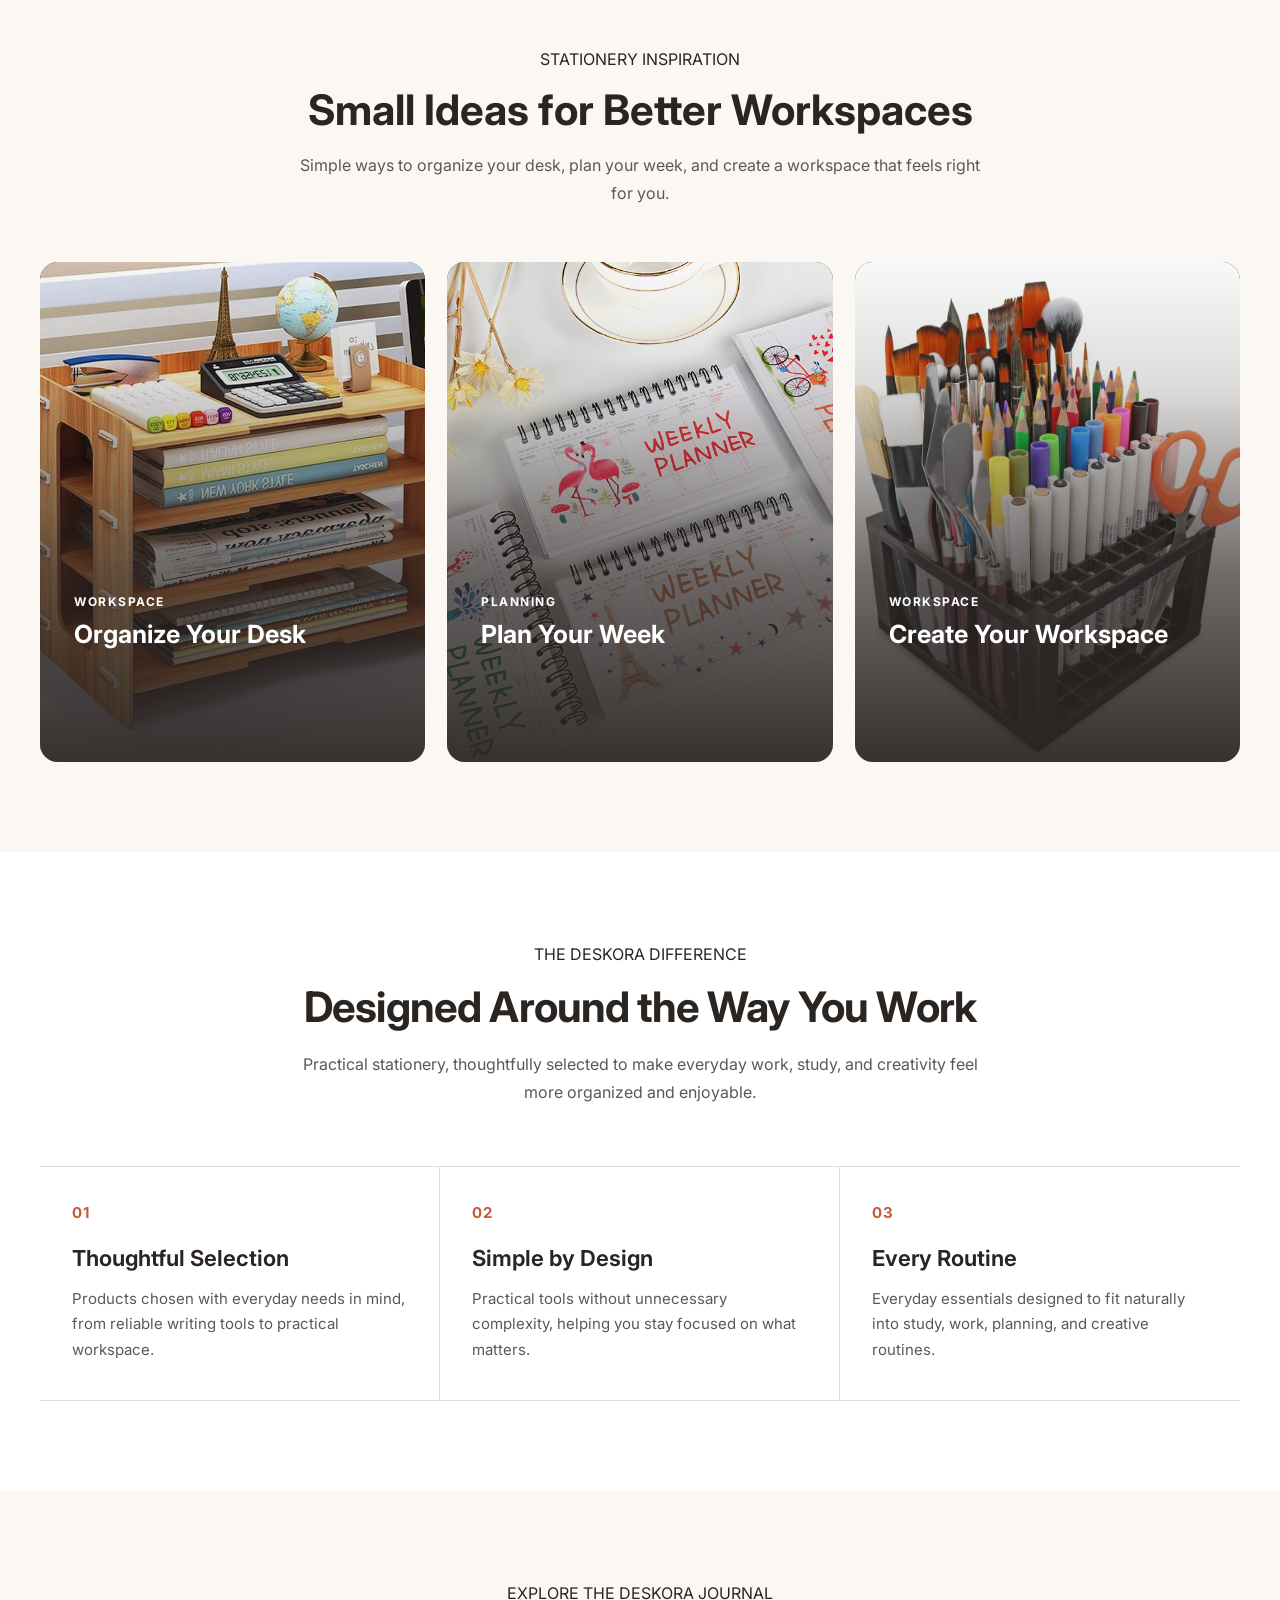
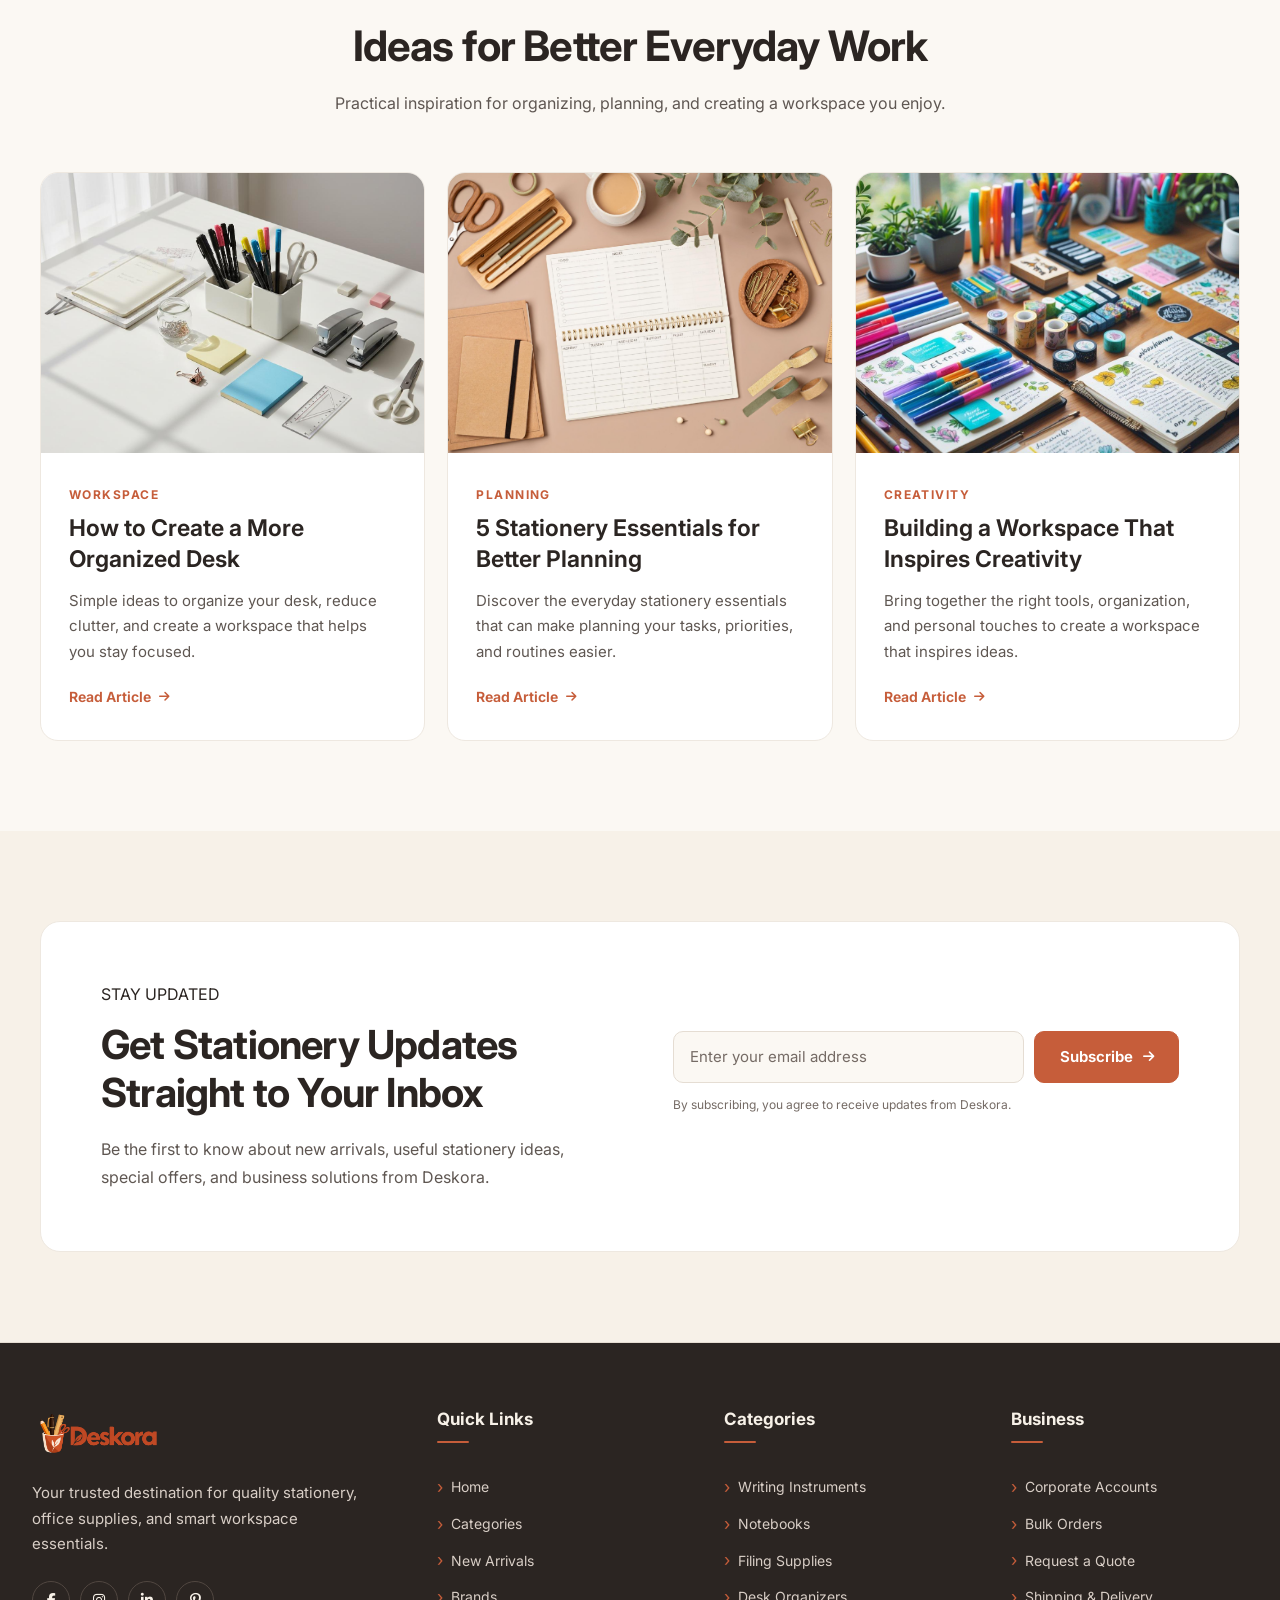
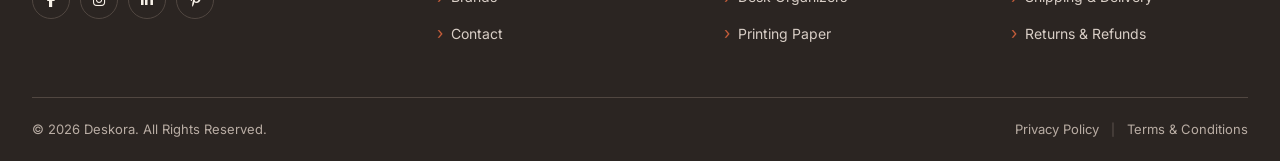
<file: home-2.html>
<!DOCTYPE html>
<html lang="en" dir="ltr">

<head>

    <!-- =====================================================
         BASIC META
    ====================================================== -->

    <meta charset="UTF-8">

    <meta
        name="viewport"
        content="width=device-width, initial-scale=1.0">

    <meta
        name="description"
        content="Modern stationery and office supplies store for personal and corporate needs.">

    <meta
        name="keywords"
        content="stationery, office supplies, notebooks, pens, paper, corporate supplies">

    <meta name="author" content="Stationery Store">


    <!-- =====================================================
         PAGE TITLE
    ====================================================== -->

    <title>Stationery Store | Office & Stationery Supplies</title>
    <!-- =========================================================
     FAVICON
========================================================= -->

<link
    rel="icon"
    type="image/png"
    href="images/logo.png"
>


    <!-- =====================================================
         GOOGLE FONT
         We will keep one font family consistent
         throughout the complete website.
    ====================================================== -->

    <link rel="preconnect" href="https://fonts.googleapis.com">

    <link rel="preconnect"
          href="https://fonts.gstatic.com"
          crossorigin>

    <link
        href="https://fonts.googleapis.com/css2?family=Inter:wght@400;500;600;700&display=swap"
        rel="stylesheet">


    <!-- =====================================================
         FONT AWESOME
         Used for header icons
    ====================================================== -->

    <link
        rel="stylesheet"
        href="https://cdnjs.cloudflare.com/ajax/libs/font-awesome/6.5.2/css/all.min.css">


    <!-- =====================================================
         MAIN CSS
         Part 2
    ====================================================== -->

    <link
        rel="stylesheet"
        href="css/style.css">


    <!-- =====================================================
         RESPONSIVE CSS
         Part 3
    ====================================================== -->

    <link
        rel="stylesheet"
        href="css/responsive.css">

</head>


<body>


    <!-- =====================================================
         HEADER
    ====================================================== -->

    <header class="site-header" id="siteHeader">

        <div class="header-container">


            <!-- =================================================
                 LOGO
            ================================================== -->

            <a
                href="index.html"
                class="site-logo"
                aria-label="Stationery Store Home">

                <img
                    src="images/logo.png"
                    alt="Stationery Store Logo">

            </a>


            <!-- =================================================
                 DESKTOP NAVIGATION
            ================================================== -->

            <nav
                class="main-navigation"
                id="mainNavigation"
                aria-label="Main Navigation">

                <ul class="nav-list">


                    <!-- =========================================
                         HOME
                    ========================================== -->

                    <li class="nav-item nav-item-dropdown">

                        <button
                            type="button"
                            class="nav-link dropdown-toggle active"
                            aria-expanded="false"
                            aria-haspopup="true">

                            <span>Home</span>

                            <i
                                class="fa-solid fa-chevron-down"
                                aria-hidden="true">
                            </i>

                        </button>


                        <ul class="dropdown-menu">

                            <li>

                                <a
                                    href="index.html"
                                    class="dropdown-link">

                                    Home 1

                                </a>

                            </li>


                            <li>

                                <a
                                    href="home-2.html"
                                    class="dropdown-link active">

                                    Home 2

                                </a>

                            </li>

                        </ul>

                    </li>


                    <!-- =========================================
                         CATEGORIES
                    ========================================== -->

                    <li class="nav-item nav-item-dropdown">

                        <button
                            type="button"
                            class="nav-link dropdown-toggle"
                            aria-expanded="false"
                            aria-haspopup="true">

                            <span>Categories</span>

                            <i
                                class="fa-solid fa-chevron-down"
                                aria-hidden="true">
                            </i>

                        </button>


                        <ul class="dropdown-menu">


                            <li>

                                <a
                                    href="category-writing-instruments.html"
                                    class="dropdown-link">

                                    Writing Instruments

                                </a>

                            </li>


                            <li>

                                <a
                                    href="category-notebooks.html"
                                    class="dropdown-link">

                                    Notebooks

                                </a>

                            </li>


                            <li>

                                <a
                                    href="category-filing-supplies.html"
                                    class="dropdown-link">

                                    Filing Supplies

                                </a>

                            </li>


                            <li>

                                <a
                                    href="category-desk-organizers.html"
                                    class="dropdown-link">

                                    Desk Organizers

                                </a>

                            </li>


                            <li>

                                <a
                                    href="category-printing-paper.html"
                                    class="dropdown-link">

                                    Printing Paper

                                </a>

                            </li>

                        </ul>

                    </li>


                    <!-- =========================================
                         CORPORATE ACCOUNTS
                    ========================================== -->

                    <li class="nav-item">

                        <a
                            href="corporate-accounts.html"
                            class="nav-link">

                            Corporate Accounts

                        </a>

                    </li>


                    <!-- =========================================
                         NEW ARRIVALS
                    ========================================== -->

                    <li class="nav-item">

                        <a
                            href="new-arrivals.html"
                            class="nav-link">

                            New Arrivals

                        </a>

                    </li>


                    <!-- =========================================
                         BRANDS
                    ========================================== -->

                    <li class="nav-item">

                        <a
                            href="brands.html"
                            class="nav-link">

                            Brands

                        </a>

                    </li>


                    <!-- =========================================
                         CONTACT
                    ========================================== -->

                    <li class="nav-item">

                        <a
                            href="contact.html"
                            class="nav-link">

                            Contact

                        </a>

                    </li>

                </ul>

            </nav>


            <!-- =================================================
                 HEADER ACTIONS
            ================================================== -->

            <div class="header-actions">


                <!-- =============================================
                     RTL BUTTON
                ============================================== -->

                <button
                    type="button"
                    class="header-action-btn rtl-toggle-btn"
                    id="rtlToggleBtn"
                    aria-label="Switch RTL layout"
                    title="RTL">

                    <i
                        class="fa-solid fa-right-left"
                        aria-hidden="true">
                    </i>

                    

                </button>


                <!-- =============================================
                     DARK MODE BUTTON
                ============================================== -->

                <button
                    type="button"
                    class="header-action-btn theme-toggle-btn"
                    id="themeToggleBtn"
                    aria-label="Toggle dark mode"
                    title="Dark Mode">

                    <i
                        class="fa-solid fa-moon theme-icon theme-icon-dark"
                        aria-hidden="true">
                    </i>

                    <i
                        class="fa-solid fa-sun theme-icon theme-icon-light"
                        aria-hidden="true">
                    </i>

                    

                </button>


                <!-- =============================================
                     LOGIN BUTTON
                ============================================== -->

                <a
                    href="contact.html"
                    class="header-login-btn">

                    <i
                        class="fa-regular fa-user"
                        aria-hidden="true">
                    </i>

                    <span>
                        Book Now
                    </span>

                </a>

            </div>


            <!-- =================================================
                 HAMBURGER BUTTON
                 Mobile + iPad Mini + iPad Pro
            ================================================== -->

            <button
                type="button"
                class="menu-toggle"
                id="menuToggle"
                aria-label="Open navigation menu"
                aria-expanded="false"
                aria-controls="mobileMenu">

                <span class="menu-line"></span>
                <span class="menu-line"></span>
                <span class="menu-line"></span>

            </button>

        </div>


        <!-- =====================================================
             MOBILE / TABLET MENU
             All menus + buttons are inside hamburger
        ====================================================== -->

        <div
            class="mobile-menu"
            id="mobileMenu">

            <div class="mobile-menu-inner">


                <!-- =============================================
                     MOBILE NAVIGATION
                ============================================== -->

                <nav
                    class="mobile-navigation"
                    aria-label="Mobile Navigation">

                    <ul class="mobile-nav-list">


                        <!-- =====================================
                             HOME
                        ====================================== -->

                        <li class="mobile-nav-item mobile-dropdown">

                            <button
                                type="button"
                                class="mobile-nav-link mobile-dropdown-toggle active"
                                aria-expanded="false">

                                <span>Home</span>

                                <i
                                    class="fa-solid fa-chevron-down"
                                    aria-hidden="true">
                                </i>

                            </button>


                            <ul class="mobile-dropdown-menu">

                                <li>

                                    <a
                                        href="index.html"
                                        class="mobile-dropdown-link">

                                        Home 1

                                    </a>

                                </li>


                                <li>

                                    <a
                                        href="home-2.html"
                                        class="mobile-dropdown-link active">

                                        Home 2

                                    </a>

                                </li>

                            </ul>

                        </li>


                        <!-- =====================================
                             CATEGORIES
                        ====================================== -->

                        <li class="mobile-nav-item mobile-dropdown">

                            <button
                                type="button"
                                class="mobile-nav-link mobile-dropdown-toggle"
                                aria-expanded="false">

                                <span>Categories</span>

                                <i
                                    class="fa-solid fa-chevron-down"
                                    aria-hidden="true">
                                </i>

                            </button>


                            <ul class="mobile-dropdown-menu">

                                <li>

                                    <a
                                        href="category-writing-instruments.html"
                                        class="mobile-dropdown-link">

                                        Writing Instruments

                                    </a>

                                </li>


                                <li>

                                    <a
                                        href="category-notebooks.html"
                                        class="mobile-dropdown-link">

                                        Notebooks

                                    </a>

                                </li>


                                <li>

                                    <a
                                        href="category-filing-supplies.html"
                                        class="mobile-dropdown-link">

                                        Filing Supplies

                                    </a>

                                </li>


                                <li>

                                    <a
                                        href="category-desk-organizers.html"
                                        class="mobile-dropdown-link">

                                        Desk Organizers

                                    </a>

                                </li>


                                <li>

                                    <a
                                        href="category-printing-paper.html"
                                        class="mobile-dropdown-link">

                                        Printing Paper

                                    </a>

                                </li>

                            </ul>

                        </li>


                        <!-- =====================================
                             CORPORATE ACCOUNTS
                        ====================================== -->

                        <li class="mobile-nav-item">

                            <a
                                href="corporate-accounts.html"
                                class="mobile-nav-link">

                                Corporate Accounts

                            </a>

                        </li>


                        <!-- =====================================
                             NEW ARRIVALS
                        ====================================== -->

                        <li class="mobile-nav-item">

                            <a
                                href="new-arrivals.html"
                                class="mobile-nav-link">

                                New Arrivals

                            </a>

                        </li>


                        <!-- =====================================
                             BRANDS
                        ====================================== -->

                        <li class="mobile-nav-item">

                            <a
                                href="brands.html"
                                class="mobile-nav-link">

                                Brands

                            </a>

                        </li>


                        <!-- =====================================
                             CONTACT
                        ====================================== -->

                        <li class="mobile-nav-item">

                            <a
                                href="contact.html"
                                class="mobile-nav-link">

                                Contact

                            </a>

                        </li>

                    </ul>

                </nav>


                <!-- =============================================
                     MOBILE ACTIONS
                     RTL + DARK MODE + LOGIN
                ============================================== -->

                <div class="mobile-menu-actions">


                    <!-- RTL -->

                    <button
                        type="button"
                        class="mobile-action-btn rtl-toggle-btn"
                        id="mobileRtlToggleBtn">

                        <i
                            class="fa-solid fa-right-left"
                            aria-hidden="true">
                        </i>

                        <span>RTL</span>

                    </button>


                    <!-- DARK MODE -->

                    <button
                        type="button"
                        class="mobile-action-btn theme-toggle-btn"
                        id="mobileThemeToggleBtn">

                        <i
                            class="fa-solid fa-moon theme-icon theme-icon-dark"
                            aria-hidden="true">
                        </i>

                        <i
                            class="fa-solid fa-sun theme-icon theme-icon-light"
                            aria-hidden="true">
                        </i>

                        <span class="theme-text">
                            Dark Mode
                        </span>

                    </button>


                    <!-- LOGIN -->

                    <a
                        href="contact.html"
                        class="mobile-login-btn">

                        <i
                            class="fa-regular fa-user"
                            aria-hidden="true">
                        </i>

                        <span>
                            Book Now
                        </span>

                    </a>

                </div>

            </div>

        </div>

    </header>


    <!-- =====================================================
         MAIN CONTENT STARTS HERE
         We will add sections later.
    ====================================================== -->

    <main id="mainContent">
<!-- =========================================================
     HOME 2
     SECTION 1: HERO
     PART 1 - HTML
========================================================= -->

<section class="home2-hero-section" id="home2HeroSection">

    <div class="home2-hero-container">

        <!-- Hero Content -->
        <div class="home2-hero-content">

            <span class="section-eyebrow">
                DESIGNED FOR EVERYDAY CREATIVITY
            </span>

            <h1 class="home2-hero-title">
                Make Space for Better Ideas
            </h1>

            <p class="home2-hero-description">
                Discover thoughtfully chosen stationery and workspace
                essentials that bring more organization, comfort, and
                creativity to your everyday routine.
            </p>

            <div class="home2-hero-actions">

                <a
                    href="#"
                    class="home2-hero-primary-btn"
                >
                    Explore the Collection
                    <i
                        class="fas fa-arrow-right"
                        aria-hidden="true"
                    ></i>
                </a>

                <a
                    href="#"
                    class="home2-hero-secondary-btn"
                >
                    Discover Our Story
                    <i
                        class="fas fa-arrow-right"
                        aria-hidden="true"
                    ></i>
                </a>

            </div>

        </div>


        <!-- Hero Image -->
        <div class="home2-hero-image-wrapper">

            <img
                src="images/home2-hero.jpg"
                alt="Beautiful organized workspace with stationery and office essentials"
                class="home2-hero-image"
                fetchpriority="high"
            >

        </div>

    </div>

</section>
<! =========================================================
   HOME 2
   SECTION 2: OUR STATIONERY PHILOSOPHY
   PART 1 - HTML
========================================================= !>

<section
    class="stationery-philosophy-section"
    id="stationeryPhilosophySection"
>

    <div class="stationery-philosophy-container">

        <div class="stationery-philosophy-grid">

            <!-- Image -->
            <div class="stationery-philosophy-image-column">

                <div class="stationery-philosophy-image-wrapper">

                    <img
                        src="images/stationery-philosophy.jpg"
                        alt="Thoughtfully arranged stationery and organized workspace"
                        class="stationery-philosophy-image"
                        loading="lazy"
                    >

                </div>

            </div>


            <!-- Content -->
            <div class="stationery-philosophy-content">

                <span class="section-eyebrow">
                    OUR PHILOSOPHY
                </span>

                <h2 class="stationery-philosophy-title">
                    Thoughtful Tools for Everyday Work
                </h2>

                <p class="stationery-philosophy-description">
                    We believe the right stationery can make everyday tasks
                    feel simpler, more organized, and more enjoyable.
                </p>

                <p class="stationery-philosophy-description">
                    From the way a pen feels in your hand to the way a
                    notebook fits into your routine, every detail matters.
                    That's why we bring together practical, reliable, and
                    thoughtfully designed essentials for work, study, and
                    creativity.
                </p>

                <div class="stationery-philosophy-action">

                    <a
                        href="#"
                        class="stationery-philosophy-btn"
                    >
                        Discover Our Story

                        <i
                            class="fas fa-arrow-right"
                            aria-hidden="true"
                        ></i>

                    </a>

                </div>

            </div>

        </div>

    </div>

</section>
<!-- =========================================================
     HOME 2
     SECTION 3: SHOP BY PURPOSE
     PART 1 - HTML
========================================================= -->

<section class="shop-purpose-section" id="shopPurposeSection">

    <div class="shop-purpose-container">

        <!-- Section Header -->
        <div class="shop-purpose-header">

            <span class="section-eyebrow">
                SHOP BY PURPOSE
            </span>

            <h2 class="shop-purpose-title">
                Stationery for the Way You Work
            </h2>

            <p class="shop-purpose-description">
                Find thoughtfully selected stationery essentials based on
                the way you write, plan, study, create, and work.
            </p>

        </div>


        <!-- Purpose Grid -->
        <div class="shop-purpose-grid">


            <!-- =================================================
                 PURPOSE CARD 1
            ================================================== -->
            <a
                href="category-writing-instruments.html"
                class="shop-purpose-card shop-purpose-card-large"
                aria-label="Explore Write and Note stationery"
            >

                <img
                    src="images/purpose-write-note.jpg"
                    alt="Writing stationery including pens and notebooks"
                    class="shop-purpose-image"
                    loading="lazy"
                >

                <div class="shop-purpose-overlay"></div>

                <div class="shop-purpose-content">

                    <h3 class="shop-purpose-card-title">
                        Write &amp; Note
                    </h3>

                    <p class="shop-purpose-card-description">
                        Pens, notebooks, and writing essentials for capturing
                        everyday ideas.
                    </p>

                    <span class="shop-purpose-link">
                        Explore
                        <i
                            class="fas fa-arrow-right"
                            aria-hidden="true"
                        ></i>
                    </span>

                </div>

            </a>


            <!-- =================================================
                 PURPOSE CARD 2
            ================================================== -->
            <a
                href="category-desk-organizers.html"
                class="shop-purpose-card"
                aria-label="Explore Plan and Organize stationery"
            >

                <img
                    src="images/purpose-plan-organize.jpg"
                    alt="Planner and organized desk stationery"
                    class="shop-purpose-image"
                    loading="lazy"
                >

                <div class="shop-purpose-overlay"></div>

                <div class="shop-purpose-content">

                    <h3 class="shop-purpose-card-title">
                        Plan &amp; Organize
                    </h3>

                    <p class="shop-purpose-card-description">
                        Planners, folders, and organizers to keep your tasks
                        and workspace in order.
                    </p>

                    <span class="shop-purpose-link">
                        Explore
                        <i
                            class="fas fa-arrow-right"
                            aria-hidden="true"
                        ></i>
                    </span>

                </div>

            </a>


            <!-- =================================================
                 PURPOSE CARD 3
            ================================================== -->
            <a
                href="category-notebooks.html"
                class="shop-purpose-card"
                aria-label="Explore Study and Learn stationery"
            >

                <img
                    src="images/purpose-study-learn.jpg"
                    alt="Study stationery with notebooks and writing supplies"
                    class="shop-purpose-image"
                    loading="lazy"
                >

                <div class="shop-purpose-overlay"></div>

                <div class="shop-purpose-content">

                    <h3 class="shop-purpose-card-title">
                        Study &amp; Learn
                    </h3>

                    <p class="shop-purpose-card-description">
                        Practical stationery essentials designed for focused
                        study and learning.
                    </p>

                    <span class="shop-purpose-link">
                        Explore
                        <i
                            class="fas fa-arrow-right"
                            aria-hidden="true"
                        ></i>
                    </span>

                </div>

            </a>


            <!-- =================================================
                 PURPOSE CARD 4
            ================================================== -->
            <a
                href="category-writing-instruments.html"
                class="shop-purpose-card"
                aria-label="Explore Create and Design stationery"
            >

                <img
                    src="images/purpose-create-design.jpg"
                    alt="Creative stationery and design supplies"
                    class="shop-purpose-image"
                    loading="lazy"
                >

                <div class="shop-purpose-overlay"></div>

                <div class="shop-purpose-content">

                    <h3 class="shop-purpose-card-title">
                        Create &amp; Design
                    </h3>

                    <p class="shop-purpose-card-description">
                        Creative tools and stationery for sketching,
                        designing, and bringing ideas to life.
                    </p>

                    <span class="shop-purpose-link">
                        Explore
                        <i
                            class="fas fa-arrow-right"
                            aria-hidden="true"
                        ></i>

                    </span>

                </div>

            </a>


            <!-- =================================================
                 PURPOSE CARD 5
            ================================================== -->
            <a
                href="category-filing-supplies.html"
                class="shop-purpose-card"
                aria-label="Explore Work and Manage stationery"
            >

                <img
                    src="images/purpose-work-manage.jpg"
                    alt="Professional workspace with office stationery"
                    class="shop-purpose-image"
                    loading="lazy"
                >

                <div class="shop-purpose-overlay"></div>

                <div class="shop-purpose-content">

                    <h3 class="shop-purpose-card-title">
                        Work &amp; Manage
                    </h3>

                    <p class="shop-purpose-card-description">
                        Reliable office essentials for productive workdays
                        and professional spaces.
                    </p>

                    <span class="shop-purpose-link">
                        Explore
                        <i
                            class="fas fa-arrow-right"
                            aria-hidden="true"
                        ></i>
                    </span>

                </div>

            </a>


        </div>

    </div>

</section>
<!-- =========================================================
     HOME 2
     SECTION 4: WORKSPACE ESSENTIALS
     PART 1 - HTML
========================================================= -->

<section class="workspace-essentials-section" id="workspaceEssentialsSection">

    <div class="workspace-essentials-container">

        <!-- Section Header -->
        <div class="workspace-essentials-header">

            <span class="section-eyebrow">
                WORKSPACE ESSENTIALS
            </span>

            <h2 class="workspace-essentials-title">
                Build a Workspace That Works for You
            </h2>

            <p class="workspace-essentials-description">
                Thoughtfully selected essentials to keep your desk
                organized, comfortable, and ready for better work.
            </p>

        </div>


        <!-- Main Workspace Content -->
        <div class="workspace-essentials-grid">


            <!-- =================================================
                 LARGE WORKSPACE IMAGE
            ================================================== -->
            <div class="workspace-essentials-image-wrapper">

                <img
                    src="images/workspace-essentials.jpg"
                    alt="Organized workspace with stationery and desk essentials"
                    class="workspace-essentials-image"
                    loading="lazy"
                >

            </div>


            <!-- =================================================
                 ESSENTIALS POINTS
            ================================================== -->
            <div class="workspace-essentials-points">


                <!-- Point 1 -->
                <article class="workspace-essential-item">

                    <div class="workspace-essential-icon">
                        <i
                            class="fas fa-folder-open"
                            aria-hidden="true"
                        ></i>
                    </div>

                    <div class="workspace-essential-content">

                        <h3 class="workspace-essential-title">
                            Desk Organizers
                        </h3>

                        <p class="workspace-essential-text">
                            Keep your everyday essentials neatly arranged
                            and within easy reach.
                        </p>

                    </div>

                </article>


                <!-- Point 2 -->
                <article class="workspace-essential-item">

                    <div class="workspace-essential-icon">
                        <i
                            class="fas fa-pen"
                            aria-hidden="true"
                        ></i>
                    </div>

                    <div class="workspace-essential-content">

                        <h3 class="workspace-essential-title">
                            Writing Essentials
                        </h3>

                        <p class="workspace-essential-text">
                            Reliable writing tools designed for everyday
                            work, planning, and ideas.
                        </p>

                    </div>

                </article>


                <!-- Point 3 -->
                <article class="workspace-essential-item">

                    <div class="workspace-essential-icon">
                        <i
                            class="fas fa-file-lines"
                            aria-hidden="true"
                        ></i>
                    </div>

                    <div class="workspace-essential-content">

                        <h3 class="workspace-essential-title">
                            Paper &amp; Filing
                        </h3>

                        <p class="workspace-essential-text">
                            Keep documents, notes, and important papers
                            organized and easy to find.
                        </p>

                    </div>

                </article>


            </div>

        </div>

    </div>

</section>
<!-- =========================================================
     HOME 2
     SECTION 5: CREATIVE CORNER
     PART 1 - HTML
========================================================= -->

<section class="creative-corner-section" id="creativeCornerSection">

    <div class="creative-corner-container">

        <!-- Section Header -->
        <div class="creative-corner-header">

            <span class="section-eyebrow">
                CREATIVE CORNER
            </span>

            <h2 class="creative-corner-title">
                For Ideas That Deserve to Be Written Down
            </h2>

            <p class="creative-corner-description">
                Explore stationery made for sketching, journaling,
                brainstorming, and turning everyday thoughts into
                something creative.
            </p>

        </div>


        <!-- Creative Content -->
        <div class="creative-corner-grid">


            <!-- =================================================
                 MAIN CREATIVE IMAGE
            ================================================== -->
            <div class="creative-corner-feature">

                <img
                    src="images/creative-corner-main.jpg"
                    alt="Creative workspace with stationery, journal and drawing tools"
                    class="creative-corner-feature-image"
                    loading="lazy"
                >

                <div class="creative-corner-feature-overlay"></div>

                <div class="creative-corner-feature-content">

                    <span class="creative-corner-feature-label">
                        CREATIVE ESSENTIALS
                    </span>

                    <h3 class="creative-corner-feature-title">
                        Turn Ideas Into Something Real
                    </h3>

                    <p class="creative-corner-feature-text">
                        Discover thoughtfully selected tools for
                        journaling, sketching, brainstorming, and
                        everyday creative moments.
                    </p>

                </div>

            </div>


            <!-- =================================================
                 SMALL CREATIVE CARDS
            ================================================== -->
            <div class="creative-corner-side">


                <!-- Journaling -->
                <a
                    href="category-notebooks.html"
                    class="creative-corner-card"
                    aria-label="Explore journaling stationery"
                >

                    <img
                        src="images/creative-journaling.jpg"
                        alt="Journal and stationery for creative writing"
                        class="creative-corner-card-image"
                        loading="lazy"
                    >

                    <div class="creative-corner-card-overlay"></div>

                    <div class="creative-corner-card-content">

                        <h3 class="creative-corner-card-title">
                            Journaling
                        </h3>

                        <p class="creative-corner-card-text">
                            Capture thoughts, ideas, and everyday moments.
                        </p>

                        <span class="creative-corner-card-link">
                            Explore
                            <i
                                class="fas fa-arrow-right"
                                aria-hidden="true"
                            ></i>
                        </span>

                    </div>

                </a>


                <!-- Sketching -->
                <a
                    href="category-writing-instruments.html"
                    class="creative-corner-card"
                    aria-label="Explore sketching stationery"
                >

                    <img
                        src="images/creative-sketching.jpg"
                        alt="Sketching supplies and creative stationery"
                        class="creative-corner-card-image"
                        loading="lazy"
                    >

                    <div class="creative-corner-card-overlay"></div>

                    <div class="creative-corner-card-content">

                        <h3 class="creative-corner-card-title">
                            Sketching
                        </h3>

                        <p class="creative-corner-card-text">
                            Give your ideas space to take shape.
                        </p>

                        <span class="creative-corner-card-link">
                            Explore
                            <i
                                class="fas fa-arrow-right"
                                aria-hidden="true"
                            ></i>
                        </span>

                    </div>

                </a>


            </div>

        </div>


        <!-- Explore Button -->
        <div class="creative-corner-action">

            <a
                href="#"
                class="creative-corner-btn"
            >
                Explore Creative Tools
                <i
                    class="fas fa-arrow-right"
                    aria-hidden="true"
                ></i>
            </a>

        </div>

    </div>

</section>
<!-- =========================================================
     HOME 2
     SECTION 6: STUDENTS & PROFESSIONALS
     PART 1 - HTML
========================================================= -->

<section class="students-professionals-section" id="studentsProfessionalsSection">

    <div class="students-professionals-container">

        <!-- Section Header -->
        <div class="students-professionals-header">

            <span class="section-eyebrow">
                MADE FOR EVERYDAY LIFE
            </span>

            <h2 class="students-professionals-title">
                Tools for Every Kind of Workday
            </h2>

            <p class="students-professionals-description">
                Thoughtfully selected stationery designed to support
                focused study, productive work, and organized everyday routines.
            </p>

        </div>


        <!-- Students & Professionals Cards -->
        <div class="students-professionals-grid">

            <!-- Students -->
            <a
                href="category-notebooks.html"
                class="students-professionals-card students-card"
                aria-label="Explore student essentials"
            >

                <img
                    src="images/students-professionals-students.jpg"
                    alt="Student workspace with notebooks, pens, planner and stationery"
                    class="students-professionals-image"
                    loading="lazy"
                >

                <div class="students-professionals-overlay"></div>

                <div class="students-professionals-content">

                    <span class="students-professionals-label">
                        FOR STUDENTS
                    </span>

                    <h3 class="students-professionals-card-title">
                        Study Smarter, Organized
                    </h3>

                    <p class="students-professionals-card-text">
                        Practical notebooks, writing tools, planners, and
                        study essentials to help you stay focused and organized.
                    </p>

                    <span class="students-professionals-link">
                        Explore Student Essentials
                        <i class="fas fa-arrow-right" aria-hidden="true"></i>
                    </span>

                </div>

            </a>


            <!-- Professionals -->
            <a
                href="#"
                class="students-professionals-card professionals-card"
                aria-label="Explore office essentials"
            >

                <img
                    src="images/students-professionals-professionals.jpg"
                    alt="Professional workspace with organized desk and office stationery"
                    class="students-professionals-image"
                    loading="lazy"
                >

                <div class="students-professionals-overlay"></div>

                <div class="students-professionals-content">

                    <span class="students-professionals-label">
                        FOR PROFESSIONALS
                    </span>

                    <h3 class="students-professionals-card-title">
                        Work Better, Stay Organized
                    </h3>

                    <p class="students-professionals-card-text">
                        Reliable office essentials designed to create
                        comfortable, productive, and organized workspaces.
                    </p>

                    <span class="students-professionals-link">
                        Explore Office Essentials
                        <i class="fas fa-arrow-right" aria-hidden="true"></i>
                    </span>

                </div>

            </a>

        </div>

    </div>

</section>
<!-- =========================================================
     HOME 2
     SECTION 7: CORPORATE WORKSPACE SOLUTIONS
     PART 1 - HTML
========================================================= -->

<section
    class="corporate-workspace-section"
    id="corporateWorkspaceSection"
>

    <div class="corporate-workspace-container">

        <div class="corporate-workspace-banner">

            <!-- Background Image -->
            <img
                src="images/corporate-workspace-solutions.jpg"
                alt="Modern corporate workspace with organized stationery and office essentials"
                class="corporate-workspace-image"
                loading="lazy"
            >

            <!-- Overlay -->
            <div class="corporate-workspace-overlay"></div>


            <!-- Content -->
            <div class="corporate-workspace-content">

                <span class="corporate-workspace-label">
                    FOR BUSINESS
                </span>

                <h2 class="corporate-workspace-title">
                    Better Stationery for Better Workspaces
                </h2>

                <p class="corporate-workspace-description">
                    Equip your team with reliable stationery, organized
                    office essentials, and flexible solutions designed
                    for growing businesses.
                </p>


                <!-- Actions -->
                <div class="corporate-workspace-actions">

                    <a
                        href="contact.html"
                        class="corporate-workspace-primary-btn"
                    >
                        Request a Quote
                        <i
                            class="fas fa-arrow-right"
                            aria-hidden="true"
                        ></i>
                    </a>

                    <a
                        href="corporate-accounts.html"
                        class="corporate-workspace-secondary-btn"
                    >
                        Business Solutions
                        <i
                            class="fas fa-arrow-right"
                            aria-hidden="true"
                        ></i>
                    </a>

                </div>

            </div>

        </div>

    </div>

</section>
<!-- =========================================================
     HOME 2
     SECTION 8: STATIONERY INSPIRATION
     PART 1 - HTML
========================================================= -->

<section
    class="stationery-inspiration-section"
    id="stationeryInspirationSection"
>

    <div class="stationery-inspiration-container">

        <!-- Section Header -->
        <div class="stationery-inspiration-header">

            <span class="section-eyebrow">
                STATIONERY INSPIRATION
            </span>

            <h2 class="stationery-inspiration-title">
                Small Ideas for Better Workspaces
            </h2>

            <p class="stationery-inspiration-description">
                Simple ways to organize your desk, plan your week,
                and create a workspace that feels right for you.
            </p>

        </div>


        <!-- Inspiration Cards -->
        <div class="stationery-inspiration-grid">


            <!-- Card 1 -->
            <a
                href="#"
                class="stationery-inspiration-card"
                aria-label="Read more about organizing your desk"
            >

                <img
                    src="images/inspiration-organize-desk.jpg"
                    alt="Organized desk with stationery and office essentials"
                    class="stationery-inspiration-image"
                    loading="lazy"
                >

                <div class="stationery-inspiration-overlay"></div>

                <div class="stationery-inspiration-content">

                    <span class="stationery-inspiration-label">
                        WORKSPACE
                    </span>

                    <h3 class="stationery-inspiration-card-title">
                        Organize Your Desk
                    </h3>

                    <p class="stationery-inspiration-card-text">
                        Simple organization ideas for a cleaner,
                        more productive workspace.
                    </p>

                    <span class="stationery-inspiration-link">
                        Read More
                        <i
                            class="fas fa-arrow-right"
                            aria-hidden="true"
                        ></i>
                    </span>

                </div>

            </a>


            <!-- Card 2 -->
            <a
                href="#"
                class="stationery-inspiration-card"
                aria-label="Read more about planning your week"
            >

                <img
                    src="images/inspiration-plan-week.jpg"
                    alt="Weekly planner with stationery arranged on a desk"
                    class="stationery-inspiration-image"
                    loading="lazy"
                >

                <div class="stationery-inspiration-overlay"></div>

                <div class="stationery-inspiration-content">

                    <span class="stationery-inspiration-label">
                        PLANNING
                    </span>

                    <h3 class="stationery-inspiration-card-title">
                        Plan Your Week
                    </h3>

                    <p class="stationery-inspiration-card-text">
                        Make everyday tasks easier with thoughtful
                        planning essentials.
                    </p>

                    <span class="stationery-inspiration-link">
                        Read More
                        <i
                            class="fas fa-arrow-right"
                            aria-hidden="true"
                        ></i>
                    </span>

                </div>

            </a>


            <!-- Card 3 -->
            <a
                href="#"
                class="stationery-inspiration-card"
                aria-label="Read more about creating your ideal workspace"
            >

                <img
                    src="images/inspiration-ideal-workspace.jpg"
                    alt="Beautiful personalized workspace with stationery and desk accessories"
                    class="stationery-inspiration-image"
                    loading="lazy"
                >

                <div class="stationery-inspiration-overlay"></div>

                <div class="stationery-inspiration-content">

                    <span class="stationery-inspiration-label">
                        WORKSPACE
                    </span>

                    <h3 class="stationery-inspiration-card-title">
                        Create Your Workspace
                    </h3>

                    <p class="stationery-inspiration-card-text">
                        Bring together the tools and details that
                        make your workspace yours.
                    </p>

                    <span class="stationery-inspiration-link">
                        Read More
                        <i
                            class="fas fa-arrow-right"
                            aria-hidden="true"
                        ></i>
                    </span>

                </div>

            </a>

        </div>

    </div>

</section>
<!-- =========================================================
     HOME 2
     SECTION 9: THE DESKORA DIFFERENCE
     PART 1 - HTML
========================================================= -->

<section
    class="deskora-difference-section"
    id="deskoraDifferenceSection"
>

    <div class="deskora-difference-container">

        <!-- Section Header -->
        <div class="deskora-difference-header">

            <span class="section-eyebrow">
                THE DESKORA DIFFERENCE
            </span>

            <h2 class="deskora-difference-title">
                Designed Around the Way You Work
            </h2>

            <p class="deskora-difference-description">
                Practical stationery, thoughtfully selected to make
                everyday work, study, and creativity feel more
                organized and enjoyable.
            </p>

        </div>


        <!-- Difference Principles -->
        <div class="deskora-difference-grid">

            <!-- Principle 01 -->
            <article class="deskora-difference-item">

                <span class="deskora-difference-number">
                    01
                </span>

                <div class="deskora-difference-content">

                    <h3 class="deskora-difference-item-title">
                        Thoughtful Selection
                    </h3>

                    <p class="deskora-difference-item-text">
                        Products chosen with everyday needs in mind,
                        from reliable writing tools to practical
                        workspace.
                    </p>

                </div>

            </article>


            <!-- Principle 02 -->
            <article class="deskora-difference-item">

                <span class="deskora-difference-number">
                    02
                </span>

                <div class="deskora-difference-content">

                    <h3 class="deskora-difference-item-title">
                        Simple by Design
                    </h3>

                    <p class="deskora-difference-item-text">
                        Practical tools without unnecessary
                        complexity, helping you stay focused on
                        what matters.
                    </p>

                </div>

            </article>


            <!-- Principle 03 -->
            <article class="deskora-difference-item">

                <span class="deskora-difference-number">
                    03
                </span>

                <div class="deskora-difference-content">

                    <h3 class="deskora-difference-item-title">
                        Every Routine
                    </h3>

                    <p class="deskora-difference-item-text">
                        Everyday essentials designed to fit naturally
                        into study, work, planning, and creative
                        routines.
                    </p>

                </div>

            </article>

        </div>

    </div>

</section>
<!-- =========================================================
     HOME 2
     SECTION 10: EXPLORE THE DESKORA JOURNAL
     PART 1 - HTML
========================================================= -->

<section
    class="deskora-journal-section"
    id="deskoraJournalSection"
>

    <div class="deskora-journal-container">

        <!-- Section Header -->
        <div class="deskora-journal-header">

            <span class="section-eyebrow">
                EXPLORE THE DESKORA JOURNAL
            </span>

            <h2 class="deskora-journal-title">
                Ideas for Better Everyday Work
            </h2>

            <p class="deskora-journal-description">
                Practical inspiration for organizing, planning,
                and creating a workspace you enjoy.
            </p>

        </div>


        <!-- Journal Articles -->
        <div class="deskora-journal-grid">

            <!-- Article 01 -->
            <article class="deskora-journal-card">

                <a
                    href="#"
                    class="deskora-journal-image-link"
                    aria-label="Read How to Create a More Organized Desk"
                >
                    <div class="deskora-journal-image-wrapper">

                        <img
                            src="images/journal-organized-desk.jpg"
                            alt="Organized desk with stationery and office essentials"
                            class="deskora-journal-image"
                            loading="lazy"
                        >

                    </div>
                </a>

                <div class="deskora-journal-content">

                    <span class="deskora-journal-category">
                        WORKSPACE
                    </span>

                    <h3 class="deskora-journal-card-title">
                        <a href="#">
                            How to Create a More Organized Desk
                        </a>
                    </h3>

                    <p class="deskora-journal-card-text">
                        Simple ideas to organize your desk,
                        reduce clutter, and create a workspace
                        that helps you stay focused.
                    </p>

                    <a
                        href="#"
                        class="deskora-journal-link"
                    >
                        Read Article
                        <i
                            class="fas fa-arrow-right"
                            aria-hidden="true"
                        ></i>
                    </a>

                </div>

            </article>


            <!-- Article 02 -->
            <article class="deskora-journal-card">

                <a
                    href="#"
                    class="deskora-journal-image-link"
                    aria-label="Read 5 Stationery Essentials for Better Planning"
                >
                    <div class="deskora-journal-image-wrapper">

                        <img
                            src="images/journal-better-planning.jpg"
                            alt="Planner, notebook and stationery arranged for weekly planning"
                            class="deskora-journal-image"
                            loading="lazy"
                        >

                    </div>
                </a>

                <div class="deskora-journal-content">

                    <span class="deskora-journal-category">
                        PLANNING
                    </span>

                    <h3 class="deskora-journal-card-title">
                        <a href="#">
                            5 Stationery Essentials for Better Planning
                        </a>
                    </h3>

                    <p class="deskora-journal-card-text">
                        Discover the everyday stationery essentials
                        that can make planning your tasks,
                        priorities, and routines easier.
                    </p>

                    <a
                        href="#"
                        class="deskora-journal-link"
                    >
                        Read Article
                        <i
                            class="fas fa-arrow-right"
                            aria-hidden="true"
                        ></i>
                    </a>

                </div>

            </article>


            <!-- Article 03 -->
            <article class="deskora-journal-card">

                <a
                    href="#"
                    class="deskora-journal-image-link"
                    aria-label="Read Building a Workspace That Inspires Creativity"
                >
                    <div class="deskora-journal-image-wrapper">

                        <img
                            src="images/journal-creative-workspace.jpg"
                            alt="Creative workspace with stationery and desk accessories"
                            class="deskora-journal-image"
                            loading="lazy"
                        >

                    </div>
                </a>

                <div class="deskora-journal-content">

                    <span class="deskora-journal-category">
                        CREATIVITY
                    </span>

                    <h3 class="deskora-journal-card-title">
                        <a href="#">
                            Building a Workspace That Inspires Creativity
                        </a>
                    </h3>

                    <p class="deskora-journal-card-text">
                        Bring together the right tools,
                        organization, and personal touches to
                        create a workspace that inspires ideas.
                    </p>

                    <a
                        href="#"
                        class="deskora-journal-link"
                    >
                        Read Article
                        <i
                            class="fas fa-arrow-right"
                            aria-hidden="true"
                        ></i>
                    </a>

                </div>

            </article>

        </div>

    </div>

</section>
<!-- =========================================================
     HOME 2
     SECTION 11: NEWSLETTER
     PART 1 - HTML
========================================================= -->

<section
    class="newsletter-section"
    id="newsletterSection"
>

    <div class="newsletter-container">

        <!-- Newsletter Content -->
        <div class="newsletter-content">

            <span class="section-eyebrow">
                STAY UPDATED
            </span>

            <h2 class="newsletter-title">
                Get Stationery Updates Straight to Your Inbox
            </h2>

            <p class="newsletter-description">
                Be the first to know about new arrivals, useful
                stationery ideas, special offers, and business
                solutions from Deskora.
            </p>

        </div>


        <!-- Newsletter Form -->
        <div class="newsletter-form-wrapper">

            <form
                class="newsletter-form"
                id="newsletterForm"
                action="#"
                method="post"
            >

                <div class="newsletter-input-wrapper">

                    <label
                        for="newsletterEmail"
                        class="sr-only"
                    >
                        Email Address
                    </label>

                    <input
                        type="email"
                        id="newsletterEmail"
                        name="email"
                        class="newsletter-input"
                        placeholder="Enter your email address"
                        autocomplete="email"
                        required
                    >

                </div>


                <button
                    type="submit"
                    class="newsletter-btn"
                >
                    Subscribe

                    <i
                        class="fas fa-arrow-right"
                        aria-hidden="true"
                    ></i>
                </button>

            </form>


            <p class="newsletter-note">
                By subscribing, you agree to receive updates
                from Deskora.
            </p>

            <p
                class="newsletter-message"
                id="newsletterMessage"
                aria-live="polite"
            ></p>

        </div>

    </div>

</section>
         </main>


    <!-- =====================================================
         FOOTER
         Will be added later.
    ====================================================== -->
<!-- =========================================================
     DESKORA STATIONERY STORE
     FOOTER
     PART 1 - HTML
========================================================= -->

<footer class="site-footer" id="siteFooter">

    <div class="footer-container">

        <!-- =========================
             FOOTER MAIN
        ========================== -->
        <div class="footer-main">

            <!-- BRAND -->
            <div class="footer-column footer-brand">

                <a href="index.html" class="footer-logo">
                    <img
                        src="images/logo.png"
                        alt="Deskora Stationery Store"
                    >
                </a>

                <p class="footer-description">
                    Your trusted destination for quality stationery,
                    office supplies, and smart workspace essentials.
                </p>

                <div class="footer-socials">

                    <a
                        href="#"
                        class="footer-social-link"
                        aria-label="Facebook"
                    >
                        <i class="fab fa-facebook-f"></i>
                    </a>

                    <a
                        href="#"
                        class="footer-social-link"
                        aria-label="Instagram"
                    >
                        <i class="fab fa-instagram"></i>
                    </a>

                    <a
                        href="#"
                        class="footer-social-link"
                        aria-label="LinkedIn"
                    >
                        <i class="fab fa-linkedin-in"></i>
                    </a>

                    <a
                        href="#"
                        class="footer-social-link"
                        aria-label="Pinterest"
                    >
                        <i class="fab fa-pinterest-p"></i>
                    </a>

                </div>

            </div>


            <!-- QUICK LINKS -->
            <div class="footer-column">

                <h3 class="footer-title">
                    Quick Links
                </h3>

                <ul class="footer-links">

                    <li>
                        <a href="index.html">
                            Home
                        </a>
                    </li>

                    <li>
                        <a href="categories.html">
                            Categories
                        </a>
                    </li>

                    <li>
                        <a href="new-arrivals.html">
                            New Arrivals
                        </a>
                    </li>

                    <li>
                        <a href="brands.html">
                            Brands
                        </a>
                    </li>

                    <li>
                        <a href="contact.html">
                            Contact
                        </a>
                    </li>

                </ul>

            </div>


            <!-- CATEGORIES -->
            <div class="footer-column">

                <h3 class="footer-title">
                    Categories
                </h3>

                <ul class="footer-links">

                    <li>
                        <a href="category-writing-instruments.html">
                            Writing Instruments
                        </a>
                    </li>

                    <li>
                        <a href="category-notebooks.html">
                            Notebooks
                        </a>
                    </li>

                    <li>
                        <a href="category-filing-supplies.html">
                            Filing Supplies
                        </a>
                    </li>

                    <li>
                        <a href="category-desk-organizers.html">
                            Desk Organizers
                        </a>
                    </li>

                    <li>
                        <a href="category-printing-paper.html">
                            Printing Paper
                        </a>
                    </li>

                </ul>

            </div>


            <!-- BUSINESS -->
            <div class="footer-column">

                <h3 class="footer-title">
                    Business
                </h3>

                <ul class="footer-links">

                    <li>
                        <a href="corporate-accounts.html">
                            Corporate Accounts
                        </a>
                    </li>

                    <li>
                        <a href="bulk-orders.html">
                            Bulk Orders
                        </a>
                    </li>

                    <li>
                        <a href="request-quote.html">
                            Request a Quote
                        </a>
                    </li>

                    <li>
                        <a href="shipping.html">
                            Shipping &amp; Delivery
                        </a>
                    </li>

                    <li>
                        <a href="returns.html">
                            Returns &amp; Refunds
                        </a>
                    </li>

                </ul>

            </div>

        </div>


        <!-- =========================
             FOOTER BOTTOM
        ========================== -->
        <div class="footer-bottom">

            <p class="footer-copyright">
                &copy; 2026 Deskora. All Rights Reserved.
            </p>

            <div class="footer-legal-links">

                <a href="privacy-policy.html">
                    Privacy Policy
                </a>

                <span class="footer-divider">
                    |
                </span>

                <a href="terms-conditions.html">
                    Terms &amp; Conditions
                </a>

            </div>

        </div>

    </div>

</footer>

    <!-- =====================================================
         JAVASCRIPT
         Separate JS file
    ====================================================== -->
<!-- SCROLL TO TOP -->
<button
    type="button"
    class="scroll-top-btn"
    id="scrollTopBtn"
    aria-label="Scroll to top"
>
    <i class="fas fa-arrow-up" aria-hidden="true"></i>
</button>
    <script src="js/script.js"></script>

</body>

</html>
</file>
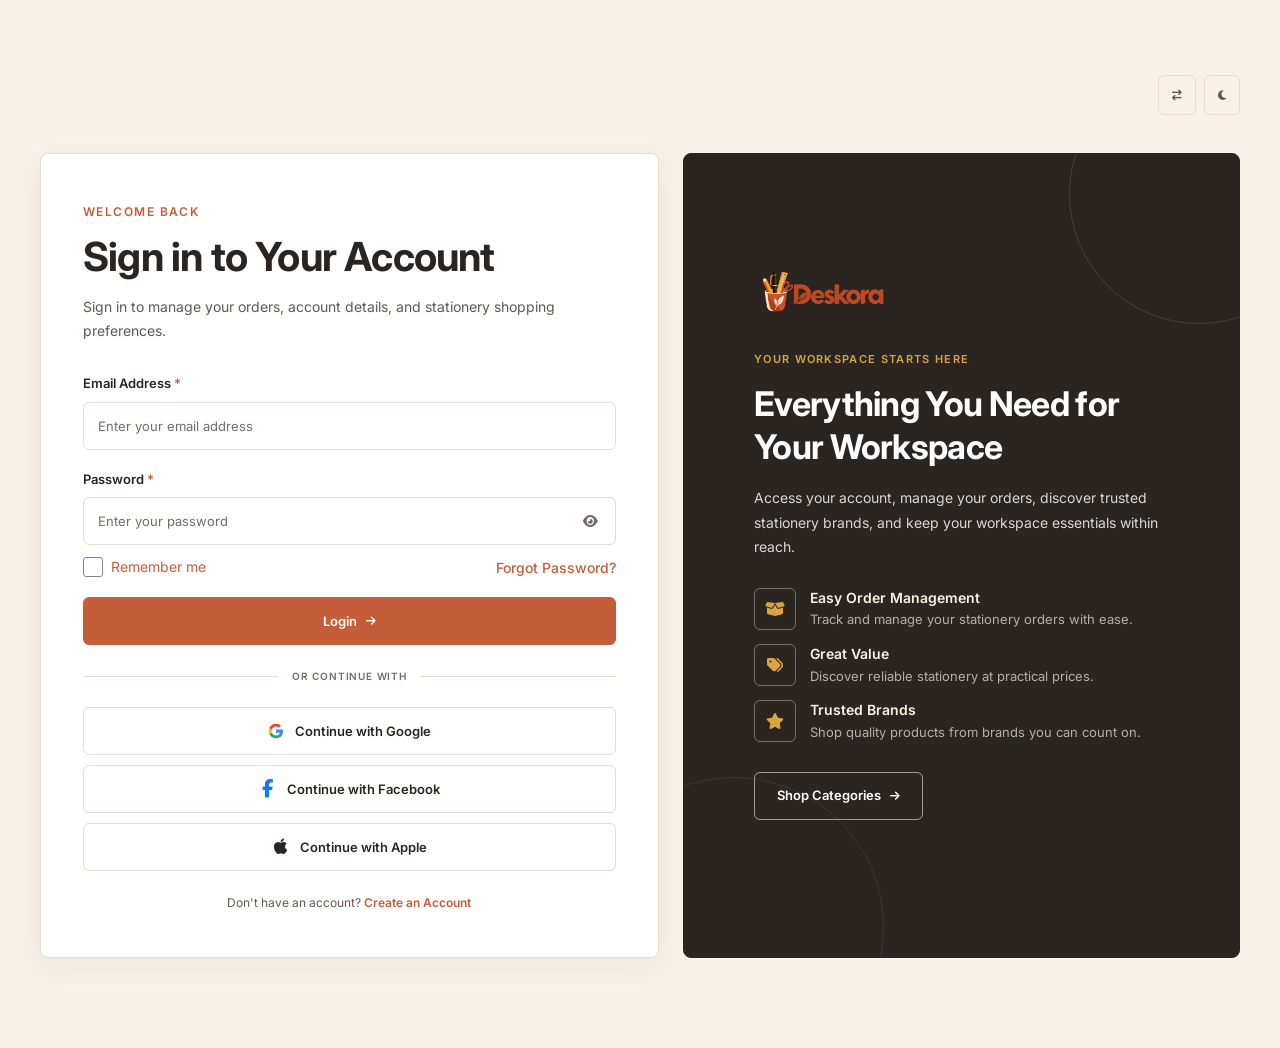
<file: login.html>
<!DOCTYPE html>
<html lang="en" dir="ltr">

<head>

    <!-- =====================================================
         BASIC META
    ====================================================== -->

    <meta charset="UTF-8">

    <meta
        name="viewport"
        content="width=device-width, initial-scale=1.0">

    <meta
        name="description"
        content="Modern stationery and office supplies store for personal and corporate needs.">

    <meta
        name="keywords"
        content="stationery, office supplies, notebooks, pens, paper, corporate supplies">

    <meta name="author" content="Stationery Store">


    <!-- =====================================================
         PAGE TITLE
    ====================================================== -->

    <title>Stationery Store | Office & Stationery Supplies</title>
    <!-- =========================================================
     FAVICON
========================================================= -->

<link
    rel="icon"
    type="image/png"
    href="images/logo.png"
>


    <!-- =====================================================
         GOOGLE FONT
         We will keep one font family consistent
         throughout the complete website.
    ====================================================== -->

    <link rel="preconnect" href="https://fonts.googleapis.com">

    <link rel="preconnect"
          href="https://fonts.gstatic.com"
          crossorigin>

    <link
        href="https://fonts.googleapis.com/css2?family=Inter:wght@400;500;600;700&display=swap"
        rel="stylesheet">


    <!-- =====================================================
         FONT AWESOME
         Used for header icons
    ====================================================== -->

    <link
        rel="stylesheet"
        href="https://cdnjs.cloudflare.com/ajax/libs/font-awesome/6.5.2/css/all.min.css">


    <!-- =====================================================
         MAIN CSS
         Part 2
    ====================================================== -->

    <link
        rel="stylesheet"
        href="css/style.css">


    <!-- =====================================================
         RESPONSIVE CSS
         Part 3
    ====================================================== -->

    <link
        rel="stylesheet"
        href="css/responsive.css">

</head>


<body>
<!-- =========================================================
     LOGIN PAGE
     SECTION 1 - LOGIN
     PART 1 - HTML
========================================================= -->

<section
    class="login-section"
    id="loginSection"
    aria-labelledby="loginTitle"
>

    <div class="login-container">

        <!-- =================================================
             TOP BAR
        ================================================== -->

        <div class="login-top">

            

            <!-- AUTH CONTROLS -->
            <div class="login-controls">

                <button
                    type="button"
                    class="login-control-btn"
                    data-auth-control="rtl"
                    aria-label="Switch text direction"
                >
                    <i
                        class="fas fa-arrow-right-arrow-left"
                        aria-hidden="true"
                    ></i>
                   
                </button>

                <button
                    type="button"
                    class="login-control-btn"
                    data-auth-control="dark"
                    aria-label="Toggle dark mode"
                    aria-pressed="false"
                >
                    <i
                        class="fas fa-moon"
                        aria-hidden="true"
                    ></i>
                 
                </button>

            </div>

        </div>


        <!-- =================================================
             LOGIN LAYOUT
        ================================================== -->

        <div class="login-layout">


            <!-- =============================================
                 LOGIN FORM CARD
            ============================================== -->

            <div class="login-form-card">

                <!-- FORM HEADER -->
                <div class="login-form-header">

                    <span class="section-eyebrow">
                        WELCOME BACK
                    </span>

                    <h1
                        class="login-title"
                        id="loginTitle"
                    >
                        Sign in to Your Account
                    </h1>

                    <p class="login-description">
                        Sign in to manage your orders, account details,
                        and stationery shopping preferences.
                    </p>

                </div>


                <!-- LOGIN FORM -->
                <form
                    class="login-form"
                    id="loginForm"
                    action="#"
                    method="post"
                >

                    <!-- EMAIL -->
                    <div class="login-form-group">

                        <label for="loginEmail">
                            Email Address
                            <span aria-hidden="true">*</span>
                        </label>

                        <input
                            type="email"
                            id="loginEmail"
                            name="email"
                            placeholder="Enter your email address"
                            autocomplete="email"
                            required
                        >

                    </div>
                    <!-- =================================================
     PASSWORD
================================================== -->

<div class="login-form-group">

    <label for="loginPassword">
        Password
        <span aria-hidden="true">*</span>
    </label>

    <div class="login-password-field">

        <input
            type="password"
            id="loginPassword"
            name="password"
            placeholder="Enter your password"
            autocomplete="current-password"
            required
        >

        <button
            type="button"
            class="login-password-toggle"
            id="loginPasswordToggle"
            aria-label="Show password"
            aria-controls="loginPassword"
            aria-pressed="false"
        >
            <i
                class="fas fa-eye"
                aria-hidden="true"
            ></i>
        </button>

    </div>


    <!-- =================================================
         PASSWORD OPTIONS
    ================================================== -->

    <div class="login-options-row">

        <!-- REMEMBER ME -->
        <label class="login-remember">

            <input
                type="checkbox"
                id="loginRemember"
                name="remember"
            >

            <span>
                Remember me
            </span>

        </label>


        <!-- FORGOT PASSWORD -->
        <a
            href="#"
            class="login-forgot-link"
        >
            Forgot Password?
        </a>

    </div>

</div>
                    <!-- LOGIN BUTTON -->
                    <button
                        type="submit"
                        class="primary-btn login-submit-btn"
                    >
                        <span>Login</span>

                        <i
                            class="fas fa-arrow-right"
                            aria-hidden="true"
                        ></i>
                    </button>


                    <!-- DIVIDER -->
                    <div
                        class="login-divider"
                        aria-hidden="true"
                    >
                        <span>OR CONTINUE WITH</span>
                    </div>


                    <!-- =====================================
                         SOCIAL LOGIN BUTTONS
                    ====================================== -->

                    <div class="login-social-buttons">


                        <!-- GOOGLE -->
                        <button
                            type="button"
                            class="social-login-btn google-login-btn"
                            aria-label="Continue with Google"
                        >

                            <svg
                                class="google-login-icon"
                                viewBox="0 0 24 24"
                                aria-hidden="true"
                                focusable="false"
                            >
                               <path
                fill="#4285F4"
                d="M21.35 12.27c0-.79-.07-1.55-.22-2.27H12v4.3h5.22a4.47 4.47 0 0 1-1.94 2.93v2.43h3.14c1.84-1.69 2.93-4.18 2.93-7.39z"
            />

            <path
                fill="#34A853"
                d="M12 21.75c2.63 0 4.84-.87 6.45-2.36l-3.14-2.43c-.87.58-1.98.93-3.31.93-2.54 0-4.69-1.72-5.46-4.03H3.29v2.5A9.75 9.75 0 0 0 12 21.75z"
            />

            <path
                fill="#FBBC05"
                d="M6.54 13.86A5.86 5.86 0 0 1 6.23 12c0-.65.11-1.28.31-1.86v-2.5H3.29A9.75 9.75 0 0 0 2.25 12c0 1.57.38 3.05 1.04 4.36l3.25-2.5z"
            />

            <path
                fill="#EA4335"
                d="M12 6.11c1.43 0 2.71.49 3.72 1.46l2.79-2.79C16.84 3.2 14.63 2.25 12 2.25a9.75 9.75 0 0 0-8.71 5.39l3.25 2.5C7.31 7.83 9.46 6.11 12 6.11z"
            />
                            </svg>

                            <span>
                                Continue with Google
                            </span>

                        </button>


                        <!-- FACEBOOK -->
                        <button
                            type="button"
                            class="social-login-btn facebook-login-btn"
                            aria-label="Continue with Facebook"
                        >

                            <i
                                class="fab fa-facebook-f"
                                aria-hidden="true"
                            ></i>

                            <span>
                                Continue with Facebook
                            </span>

                        </button>


                        <!-- APPLE -->
                        <button
                            type="button"
                            class="social-login-btn apple-login-btn"
                            aria-label="Continue with Apple"
                        >

                            <i
                                class="fab fa-apple"
                                aria-hidden="true"
                            ></i>

                            <span>
                                Continue with Apple
                            </span>

                        </button>


                    </div>


                    <!-- REGISTER -->
                    <p class="login-register-text">

                        Don't have an account?

                        <a
                            href="register.html"
                            class="login-register-link"
                        >
                            Create an Account
                        </a>

                    </p>

                </form>

            </div>


            
            <!-- =============================================
     WELCOME PANEL
============================================= -->

<div class="login-welcome-panel">

    <div class="login-welcome-content">

        <!-- WELCOME LOGO -->
        <a
    href="index.html"
    class="login-logo-link"
    aria-label="Go to homepage"
>
    <img
        src="images/logo.png"
        alt="Stationery Store"
        class="login-logo"
    >
</a>

        <span class="login-welcome-eyebrow">
            YOUR WORKSPACE STARTS HERE
        </span>

        <h2 class="login-welcome-title">
            Everything You Need for Your Workspace
        </h2>

        <p class="login-welcome-description">
            Access your account, manage your orders,
            discover trusted stationery brands, and keep
            your workspace essentials within reach.
        </p>


        <!-- WELCOME BENEFITS -->
        <div class="login-welcome-benefits">

            <div class="login-welcome-benefit">

                <div class="login-welcome-benefit-icon">
                    <i class="fas fa-box-open" aria-hidden="true"></i>
                </div>

                <div class="login-welcome-benefit-content">
                    <h3>Easy Order Management</h3>
                    <p>Track and manage your stationery orders with ease.</p>
                </div>

            </div>


            <div class="login-welcome-benefit">

                <div class="login-welcome-benefit-icon">
                    <i class="fas fa-tags" aria-hidden="true"></i>
                </div>

                <div class="login-welcome-benefit-content">
                    <h3>Great Value</h3>
                    <p>Discover reliable stationery at practical prices.</p>
                </div>

            </div>


            <div class="login-welcome-benefit">

                <div class="login-welcome-benefit-icon">
                    <i class="fas fa-star" aria-hidden="true"></i>
                </div>

                <div class="login-welcome-benefit-content">
                    <h3>Trusted Brands</h3>
                    <p>Shop quality products from brands you can count on.</p>
                </div>

            </div>

        </div>


        <a
            href="categories.html"
            class="secondary-btn login-shop-btn"
        >
            <span>
                Shop Categories
            </span>

            <i
                class="fas fa-arrow-right"
                aria-hidden="true"
            ></i>
        </a>

    </div>

</div>
    </div>

</section>


 <script src="js/script.js"></script>

</body>

</html>
</file>
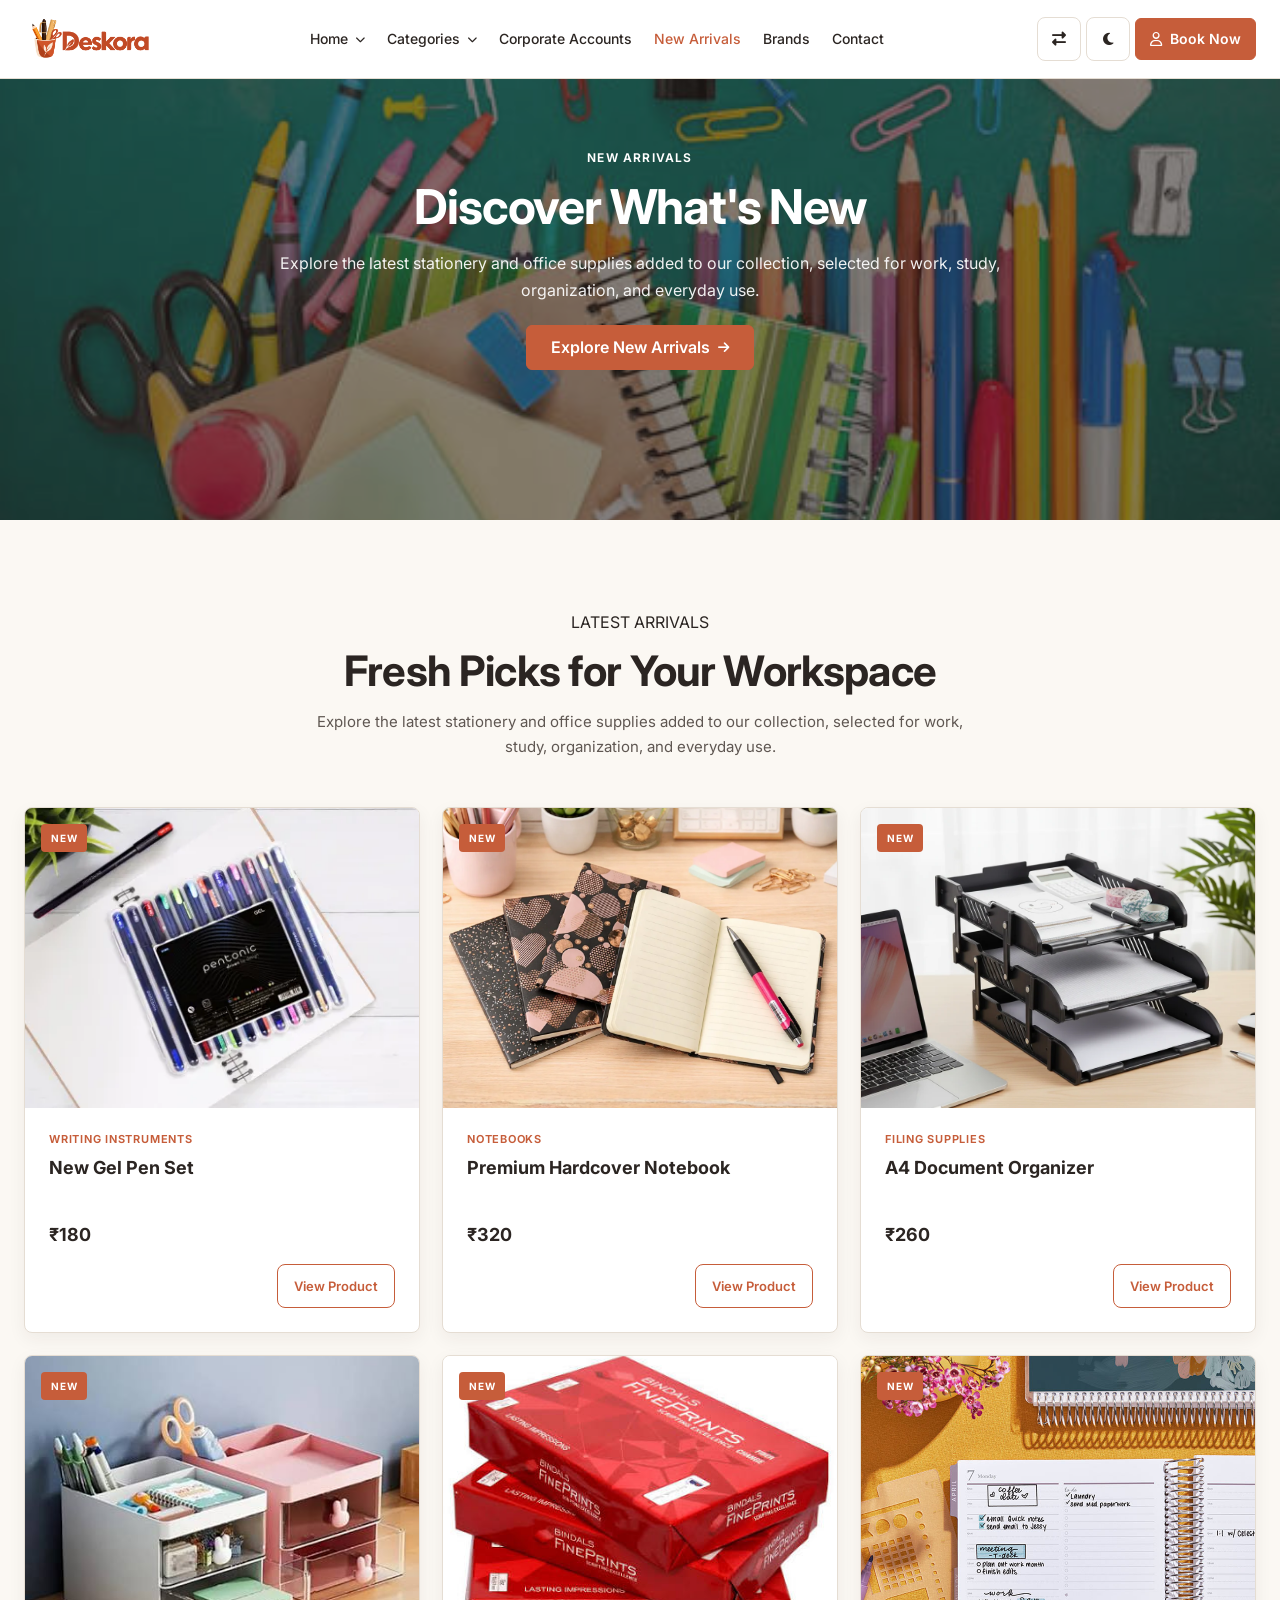
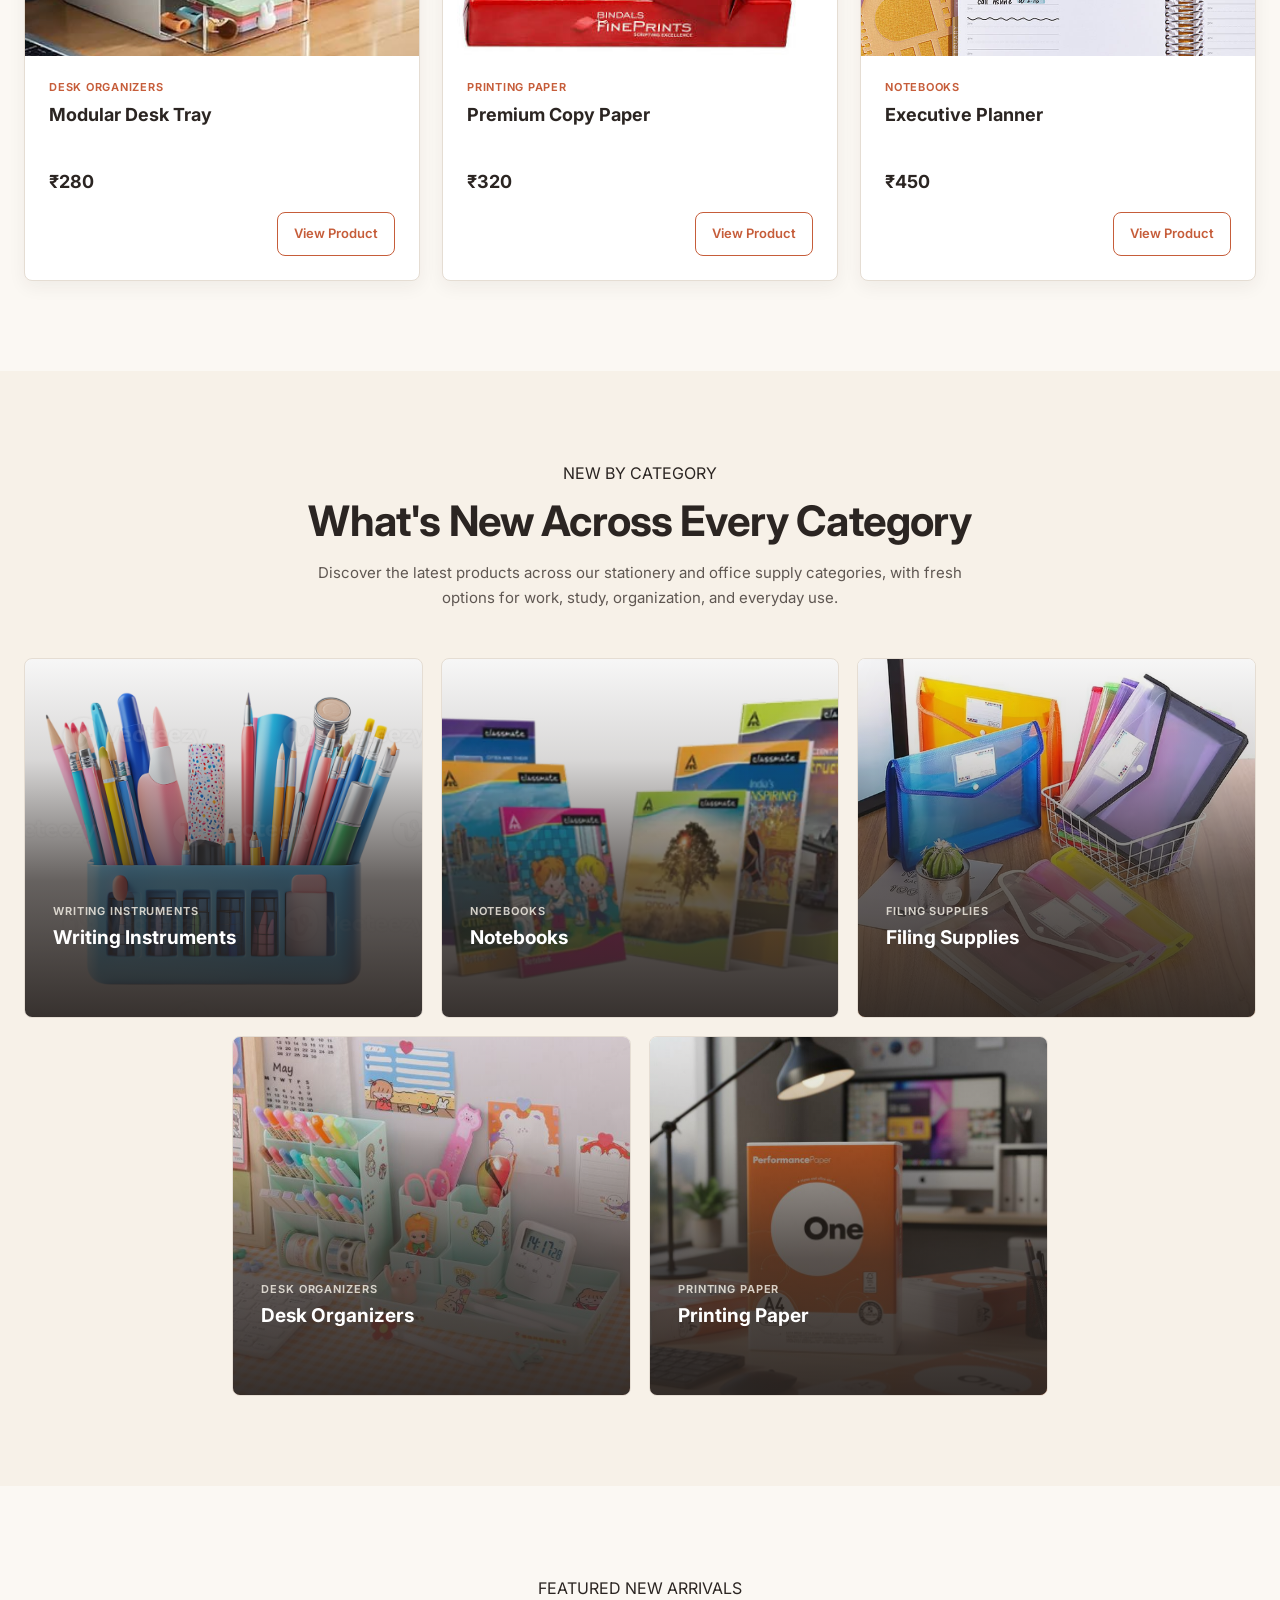
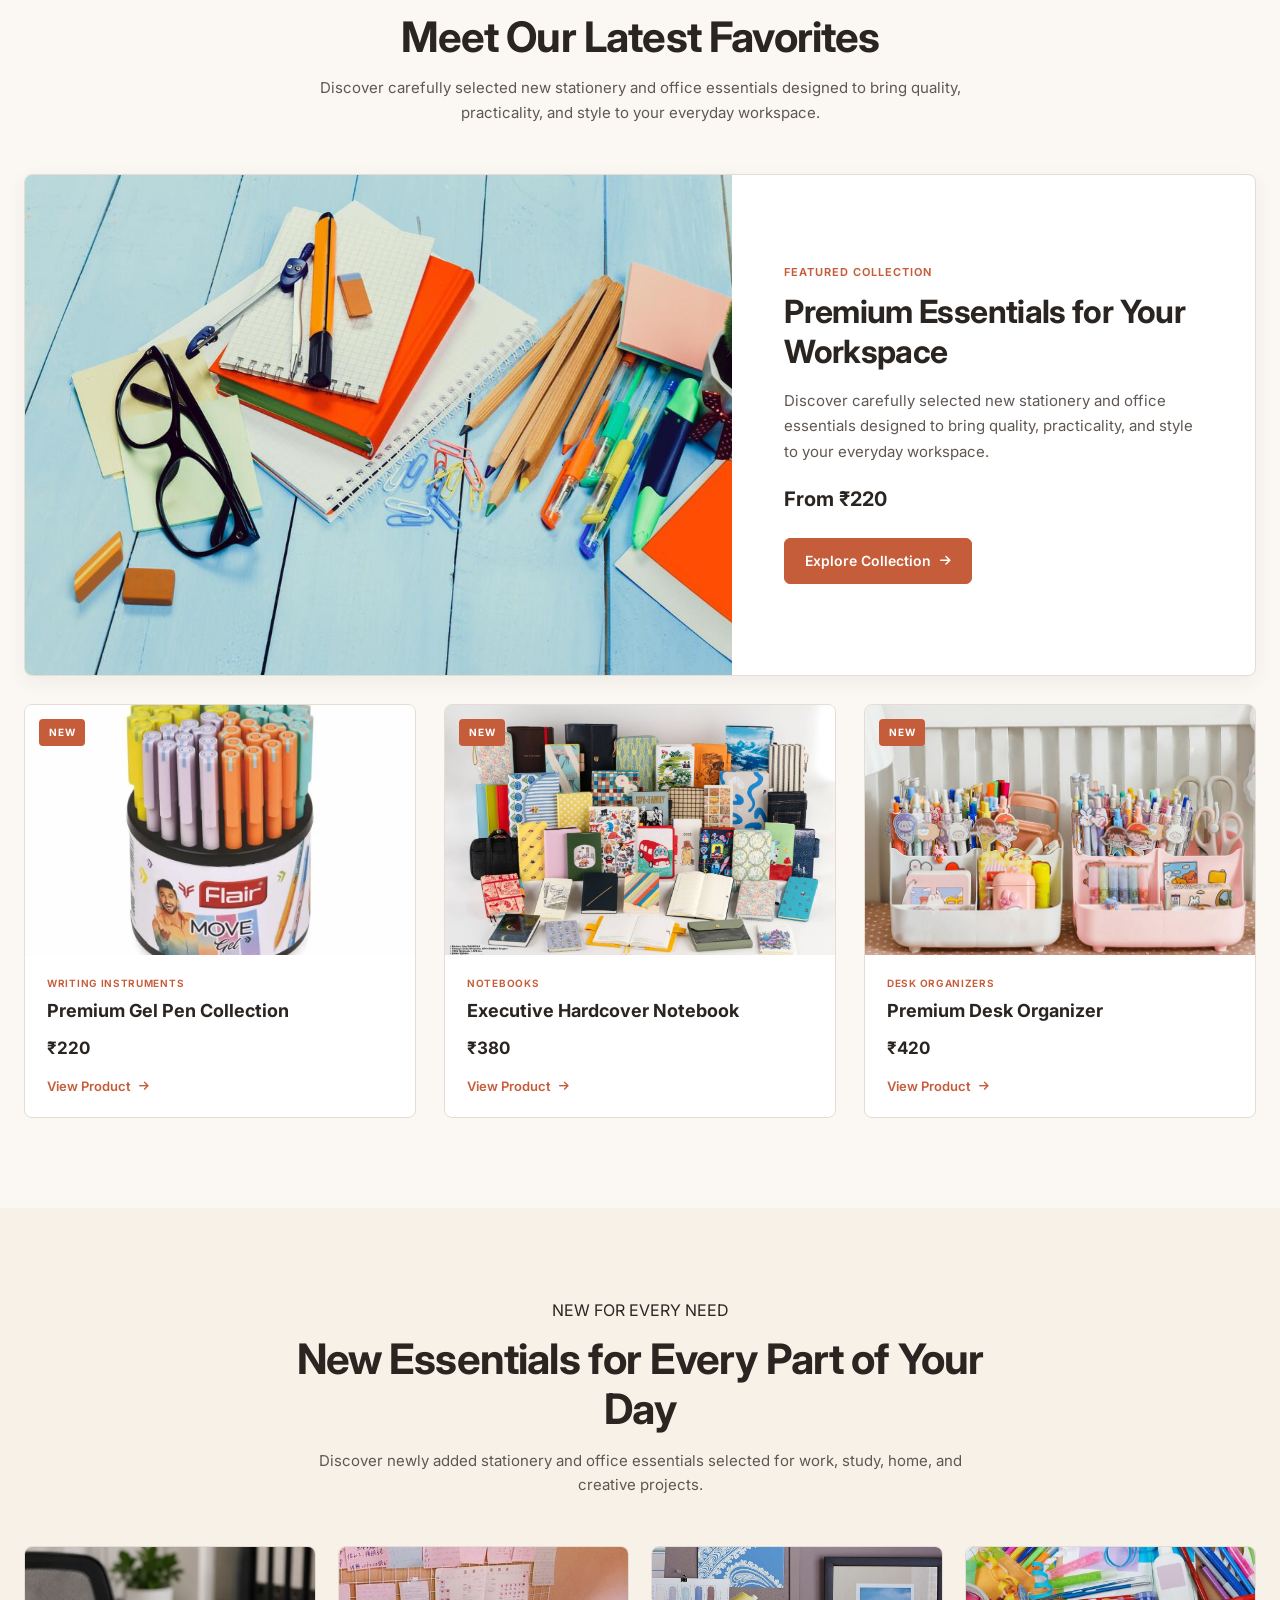
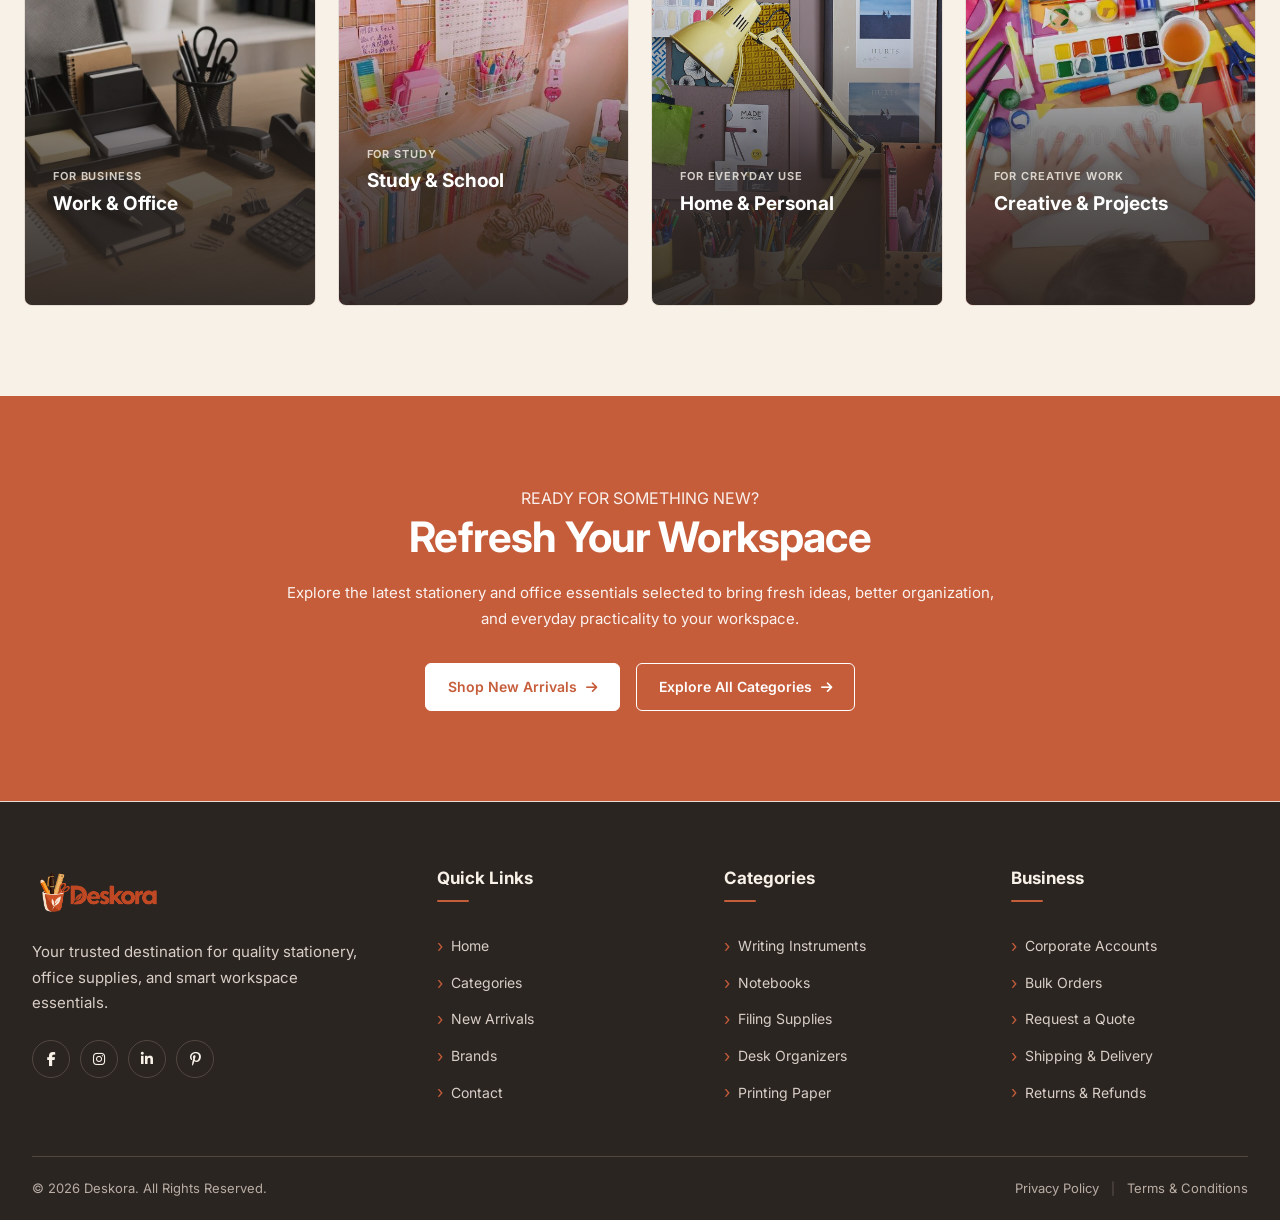
<file: new-arrivals.html>
<!DOCTYPE html>
<html lang="en" dir="ltr">

<head>

    <!-- =====================================================
         BASIC META
    ====================================================== -->

    <meta charset="UTF-8">

    <meta
        name="viewport"
        content="width=device-width, initial-scale=1.0">

    <meta
        name="description"
        content="Modern stationery and office supplies store for personal and corporate needs.">

    <meta
        name="keywords"
        content="stationery, office supplies, notebooks, pens, paper, corporate supplies">

    <meta name="author" content="Stationery Store">


    <!-- =====================================================
         PAGE TITLE
    ====================================================== -->

    <title>Stationery Store | Office & Stationery Supplies</title>
    <!-- =========================================================
     FAVICON
========================================================= -->

<link
    rel="icon"
    type="image/png"
    href="images/logo.png"
>


    <!-- =====================================================
         GOOGLE FONT
         We will keep one font family consistent
         throughout the complete website.
    ====================================================== -->

    <link rel="preconnect" href="https://fonts.googleapis.com">

    <link rel="preconnect"
          href="https://fonts.gstatic.com"
          crossorigin>

    <link
        href="https://fonts.googleapis.com/css2?family=Inter:wght@400;500;600;700&display=swap"
        rel="stylesheet">


    <!-- =====================================================
         FONT AWESOME
         Used for header icons
    ====================================================== -->

    <link
        rel="stylesheet"
        href="https://cdnjs.cloudflare.com/ajax/libs/font-awesome/6.5.2/css/all.min.css">


    <!-- =====================================================
         MAIN CSS
         Part 2
    ====================================================== -->

    <link
        rel="stylesheet"
        href="css/style.css">


    <!-- =====================================================
         RESPONSIVE CSS
         Part 3
    ====================================================== -->

    <link
        rel="stylesheet"
        href="css/responsive.css">

</head>


<body>


    <!-- =====================================================
         HEADER
    ====================================================== -->

    <header class="site-header" id="siteHeader">

        <div class="header-container">


            <!-- =================================================
                 LOGO
            ================================================== -->

            <a
                href="index.html"
                class="site-logo"
                aria-label="Stationery Store Home">

                <img
                    src="images/logo.png"
                    alt="Stationery Store Logo">

            </a>


            <!-- =================================================
                 DESKTOP NAVIGATION
            ================================================== -->

            <nav
                class="main-navigation"
                id="mainNavigation"
                aria-label="Main Navigation">

                <ul class="nav-list">


                    <!-- =========================================
                         HOME
                    ========================================== -->

                    <li class="nav-item nav-item-dropdown">

                        <button
                            type="button"
                            class="nav-link dropdown-toggle"
                            aria-expanded="false"
                            aria-haspopup="true">

                            <span>Home</span>

                            <i
                                class="fa-solid fa-chevron-down"
                                aria-hidden="true">
                            </i>

                        </button>


                        <ul class="dropdown-menu">

                            <li>

                                <a
                                    href="index.html"
                                    class="dropdown-link">

                                    Home 1

                                </a>

                            </li>


                            <li>

                                <a
                                    href="home-2.html"
                                    class="dropdown-link">

                                    Home 2

                                </a>

                            </li>

                        </ul>

                    </li>


                    <!-- =========================================
                         CATEGORIES
                    ========================================== -->

                    <li class="nav-item nav-item-dropdown">

                        <button
                            type="button"
                            class="nav-link dropdown-toggle"
                            aria-expanded="false"
                            aria-haspopup="true">

                            <span>Categories</span>

                            <i
                                class="fa-solid fa-chevron-down"
                                aria-hidden="true">
                            </i>

                        </button>


                        <ul class="dropdown-menu">


                            <li>

                                <a
                                    href="category-writing-instruments.html"
                                    class="dropdown-link">

                                    Writing Instruments

                                </a>

                            </li>


                            <li>

                                <a
                                    href="category-notebooks.html"
                                    class="dropdown-link">

                                    Notebooks

                                </a>

                            </li>


                            <li>

                                <a
                                    href="category-filing-supplies.html"
                                    class="dropdown-link">

                                    Filing Supplies

                                </a>

                            </li>


                            <li>

                                <a
                                    href="category-desk-organizers.html"
                                    class="dropdown-link">

                                    Desk Organizers

                                </a>

                            </li>


                            <li>

                                <a
                                    href="category-printing-paper.html"
                                    class="dropdown-link">

                                    Printing Paper

                                </a>

                            </li>

                        </ul>

                    </li>


                    <!-- =========================================
                         CORPORATE ACCOUNTS
                    ========================================== -->

                    <li class="nav-item">

                        <a
                            href="corporate-accounts.html"
                            class="nav-link">

                            Corporate Accounts

                        </a>

                    </li>


                    <!-- =========================================
                         NEW ARRIVALS
                    ========================================== -->

                    <li class="nav-item">

                        <a
                            href="new-arrivals.html"
                            class="nav-link active">

                            New Arrivals

                        </a>

                    </li>


                    <!-- =========================================
                         BRANDS
                    ========================================== -->

                    <li class="nav-item">

                        <a
                            href="brands.html"
                            class="nav-link">

                            Brands

                        </a>

                    </li>


                    <!-- =========================================
                         CONTACT
                    ========================================== -->

                    <li class="nav-item">

                        <a
                            href="contact.html"
                            class="nav-link">

                            Contact

                        </a>

                    </li>

                </ul>

            </nav>


            <!-- =================================================
                 HEADER ACTIONS
            ================================================== -->

            <div class="header-actions">


                <!-- =============================================
                     RTL BUTTON
                ============================================== -->

                <button
                    type="button"
                    class="header-action-btn rtl-toggle-btn"
                    id="rtlToggleBtn"
                    aria-label="Switch RTL layout"
                    title="RTL">

                    <i
                        class="fa-solid fa-right-left"
                        aria-hidden="true">
                    </i>

                    

                </button>


                <!-- =============================================
                     DARK MODE BUTTON
                ============================================== -->

                <button
                    type="button"
                    class="header-action-btn theme-toggle-btn"
                    id="themeToggleBtn"
                    aria-label="Toggle dark mode"
                    title="Dark Mode">

                    <i
                        class="fa-solid fa-moon theme-icon theme-icon-dark"
                        aria-hidden="true">
                    </i>

                    <i
                        class="fa-solid fa-sun theme-icon theme-icon-light"
                        aria-hidden="true">
                    </i>

                    

                </button>


                <!-- =============================================
                     LOGIN BUTTON
                ============================================== -->

                <a
                    href="contact.html"
                    class="header-login-btn">

                    <i
                        class="fa-regular fa-user"
                        aria-hidden="true">
                    </i>

                    <span>
                        Book Now
                    </span>

                </a>
            </div>


            <!-- =================================================
                 HAMBURGER BUTTON
                 Mobile + iPad Mini + iPad Pro
            ================================================== -->

            <button
                type="button"
                class="menu-toggle"
                id="menuToggle"
                aria-label="Open navigation menu"
                aria-expanded="false"
                aria-controls="mobileMenu">

                <span class="menu-line"></span>
                <span class="menu-line"></span>
                <span class="menu-line"></span>

            </button>

        </div>


        <!-- =====================================================
             MOBILE / TABLET MENU
             All menus + buttons are inside hamburger
        ====================================================== -->

        <div
            class="mobile-menu"
            id="mobileMenu">

            <div class="mobile-menu-inner">


                <!-- =============================================
                     MOBILE NAVIGATION
                ============================================== -->

                <nav
                    class="mobile-navigation"
                    aria-label="Mobile Navigation">

                    <ul class="mobile-nav-list">


                        <!-- =====================================
                             HOME
                        ====================================== -->

                        <li class="mobile-nav-item mobile-dropdown">

                            <button
                                type="button"
                                class="mobile-nav-link mobile-dropdown-toggle"
                                aria-expanded="false">

                                <span>Home</span>

                                <i
                                    class="fa-solid fa-chevron-down"
                                    aria-hidden="true">
                                </i>

                            </button>


                            <ul class="mobile-dropdown-menu">

                                <li>

                                    <a
                                        href="index.html"
                                        class="mobile-dropdown-link">

                                        Home 1

                                    </a>

                                </li>


                                <li>

                                    <a
                                        href="home-2.html"
                                        class="mobile-dropdown-link">

                                        Home 2

                                    </a>

                                </li>

                            </ul>

                        </li>


                        <!-- =====================================
                             CATEGORIES
                        ====================================== -->

                        <li class="mobile-nav-item mobile-dropdown">

                            <button
                                type="button"
                                class="mobile-nav-link mobile-dropdown-toggle"
                                aria-expanded="false">

                                <span>Categories</span>

                                <i
                                    class="fa-solid fa-chevron-down"
                                    aria-hidden="true">
                                </i>

                            </button>


                            <ul class="mobile-dropdown-menu">

                                <li>

                                    <a
                                        href="category-writing-instruments.html"
                                        class="mobile-dropdown-link">

                                        Writing Instruments

                                    </a>

                                </li>


                                <li>

                                    <a
                                        href="category-notebooks.html"
                                        class="mobile-dropdown-link">

                                        Notebooks

                                    </a>

                                </li>


                                <li>

                                    <a
                                        href="category-filing-supplies.html"
                                        class="mobile-dropdown-link">

                                        Filing Supplies

                                    </a>

                                </li>


                                <li>

                                    <a
                                        href="category-desk-organizers.html"
                                        class="mobile-dropdown-link">

                                        Desk Organizers

                                    </a>

                                </li>


                                <li>

                                    <a
                                        href="category-printing-paper.html"
                                        class="mobile-dropdown-link">

                                        Printing Paper

                                    </a>

                                </li>

                            </ul>

                        </li>


                        <!-- =====================================
                             CORPORATE ACCOUNTS
                        ====================================== -->

                        <li class="mobile-nav-item">

                            <a
                                href="corporate-accounts.html"
                                class="mobile-nav-link">

                                Corporate Accounts

                            </a>

                        </li>


                        <!-- =====================================
                             NEW ARRIVALS
                        ====================================== -->

                        <li class="mobile-nav-item">

                            <a
                                href="new-arrivals.html"
                                class="mobile-nav-link active">

                                New Arrivals

                            </a>

                        </li>


                        <!-- =====================================
                             BRANDS
                        ====================================== -->

                        <li class="mobile-nav-item">

                            <a
                                href="brands.html"
                                class="mobile-nav-link">

                                Brands

                            </a>

                        </li>


                        <!-- =====================================
                             CONTACT
                        ====================================== -->

                        <li class="mobile-nav-item">

                            <a
                                href="contact.html"
                                class="mobile-nav-link">

                                Contact

                            </a>

                        </li>

                    </ul>

                </nav>


                <!-- =============================================
                     MOBILE ACTIONS
                     RTL + DARK MODE + LOGIN
                ============================================== -->

                <div class="mobile-menu-actions">


                    <!-- RTL -->

                    <button
                        type="button"
                        class="mobile-action-btn rtl-toggle-btn"
                        id="mobileRtlToggleBtn">

                        <i
                            class="fa-solid fa-right-left"
                            aria-hidden="true">
                        </i>

                        <span>RTL</span>

                    </button>


                    <!-- DARK MODE -->

                    <button
                        type="button"
                        class="mobile-action-btn theme-toggle-btn"
                        id="mobileThemeToggleBtn">

                        <i
                            class="fa-solid fa-moon theme-icon theme-icon-dark"
                            aria-hidden="true">
                        </i>

                        <i
                            class="fa-solid fa-sun theme-icon theme-icon-light"
                            aria-hidden="true">
                        </i>

                        <span class="theme-text">
                            Dark Mode
                        </span>

                    </button>


                    <!-- LOGIN -->

                    <a
                        href="contact.html"
                        class="mobile-login-btn">

                        <i
                            class="fa-regular fa-user"
                            aria-hidden="true">
                        </i>

                        <span>
                            Book Now
                        </span>

                    </a>

                </div>

            </div>

        </div>

    </header>


    <!-- =====================================================
         MAIN CONTENT STARTS HERE
         We will add sections later.
    ====================================================== -->

    <main id="mainContent">
<!-- =========================================================
     NEW ARRIVALS PAGE
     SECTION 1: HERO
     PART 1 - HTML
========================================================= -->

<section
    class="new-arrivals-hero-section"
    id="newArrivalsHero"
    aria-labelledby="newArrivalsHeroTitle"
>
    <div class="new-arrivals-hero-overlay"></div>

    <div class="new-arrivals-hero-container">

        <div class="new-arrivals-hero-content">

            <span class="section-eyebrow">
                NEW ARRIVALS
            </span>

            <h1
                class="new-arrivals-hero-title"
                id="newArrivalsHeroTitle"
            >
                Discover What's New
            </h1>

            <p class="new-arrivals-hero-description">
                Explore the latest stationery and office supplies
                added to our collection, selected for work, study,
                organization, and everyday use.
            </p>

            <!-- PRIMARY CTA -->
        <a
            href="#latestArrivals"
            class="primary-btn new-arrivals-hero-btn"
            aria-label="Explore New Arrivals"
        >
            <span>Explore New Arrivals</span>
            <i class="fas fa-arrow-right" aria-hidden="true"></i>
        </a>
        </div>

    </div>
</section>
<!-- =========================================================
     NEW ARRIVALS PAGE
     SECTION 2: LATEST ARRIVALS
     PART 1 - HTML
========================================================= -->

<section
    class="new-arrivals-latest-section"
    id="latestArrivals"
    aria-labelledby="latestArrivalsTitle"
>

    <div class="new-arrivals-latest-container">

        <!-- SECTION HEADER -->
        <div class="new-arrivals-latest-header">

            <span class="section-eyebrow">
                LATEST ARRIVALS
            </span>

            <h2
                class="new-arrivals-latest-title"
                id="latestArrivalsTitle"
            >
                Fresh Picks for Your Workspace
            </h2>

            <p class="new-arrivals-latest-description">
                Explore the latest stationery and office supplies
                added to our collection, selected for work, study,
                organization, and everyday use.
            </p>

        </div>


        <!-- PRODUCT GRID -->
        <div class="new-arrivals-latest-grid">


            <!-- PRODUCT 1 -->
            <article class="new-arrivals-product-card">

                <div class="new-arrivals-product-image-wrapper">

                    <img
                        src="images/new-arrival-gel-pen.jpg"
                        alt="New Gel Pen Set"
                        class="new-arrivals-product-image"
                        loading="lazy"
                    >

                    <span class="new-arrivals-product-badge">
                        NEW
                    </span>

                </div>

                <div class="new-arrivals-product-content">

                    <span class="new-arrivals-product-category">
                        WRITING INSTRUMENTS
                    </span>

                    <h3 class="new-arrivals-product-title">
                        New Gel Pen Set
                    </h3>

                    <div class="new-arrivals-product-bottom">

                        <span class="new-arrivals-product-price">
                            ₹180
                        </span>

                        <div class="new-arrivals-product-actions">

                            <a
                                href="#"
                                class="new-arrivals-view-btn"
                            >
                                View Product
                            </a>

                            <button
                                type="button"
                                class="new-arrivals-cart-btn"
                                data-product="New Gel Pen Set"
                                data-price="180"
                            >
                                Add to Cart
                            </button>

                        </div>

                    </div>

                </div>

            </article>


            <!-- PRODUCT 2 -->
            <article class="new-arrivals-product-card">

                <div class="new-arrivals-product-image-wrapper">

                    <img
                        src="images/new-arrival-hardcover-notebook.jpg"
                        alt="Premium Hardcover Notebook"
                        class="new-arrivals-product-image"
                        loading="lazy"
                    >

                    <span class="new-arrivals-product-badge">
                        NEW
                    </span>

                </div>

                <div class="new-arrivals-product-content">

                    <span class="new-arrivals-product-category">
                        NOTEBOOKS
                    </span>

                    <h3 class="new-arrivals-product-title">
                        Premium Hardcover Notebook
                    </h3>

                    <div class="new-arrivals-product-bottom">

                        <span class="new-arrivals-product-price">
                            ₹320
                        </span>

                        <div class="new-arrivals-product-actions">

                            <a
                                href="#"
                                class="new-arrivals-view-btn"
                            >
                                View Product
                            </a>

                            <button
                                type="button"
                                class="new-arrivals-cart-btn"
                                data-product="Premium Hardcover Notebook"
                                data-price="320"
                            >
                                Add to Cart
                            </button>

                        </div>

                    </div>

                </div>

            </article>


            <!-- PRODUCT 3 -->
            <article class="new-arrivals-product-card">

                <div class="new-arrivals-product-image-wrapper">

                    <img
                        src="images/new-arrival-document-organizer.jpg"
                        alt="A4 Document Organizer"
                        class="new-arrivals-product-image"
                        loading="lazy"
                    >

                    <span class="new-arrivals-product-badge">
                        NEW
                    </span>

                </div>

                <div class="new-arrivals-product-content">

                    <span class="new-arrivals-product-category">
                        FILING SUPPLIES
                    </span>

                    <h3 class="new-arrivals-product-title">
                        A4 Document Organizer
                    </h3>

                    <div class="new-arrivals-product-bottom">

                        <span class="new-arrivals-product-price">
                            ₹260
                        </span>

                        <div class="new-arrivals-product-actions">

                            <a
                                href="#"
                                class="new-arrivals-view-btn"
                            >
                                View Product
                            </a>

                            <button
                                type="button"
                                class="new-arrivals-cart-btn"
                                data-product="A4 Document Organizer"
                                data-price="260"
                            >
                                Add to Cart
                            </button>

                        </div>

                    </div>

                </div>

            </article>


            <!-- PRODUCT 4 -->
            <article class="new-arrivals-product-card">

                <div class="new-arrivals-product-image-wrapper">

                    <img
                        src="images/new-arrival-desk.jpg"
                        alt="Modular Desk Tray"
                        class="new-arrivals-product-image"
                        loading="lazy"
                    >

                    <span class="new-arrivals-product-badge">
                        NEW
                    </span>

                </div>

                <div class="new-arrivals-product-content">

                    <span class="new-arrivals-product-category">
                        DESK ORGANIZERS
                    </span>

                    <h3 class="new-arrivals-product-title">
                        Modular Desk Tray
                    </h3>

                    <div class="new-arrivals-product-bottom">

                        <span class="new-arrivals-product-price">
                            ₹280
                        </span>

                        <div class="new-arrivals-product-actions">

                            <a
                                href="#"
                                class="new-arrivals-view-btn"
                            >
                                View Product
                            </a>

                            <button
                                type="button"
                                class="new-arrivals-cart-btn"
                                data-product="Modular Desk Tray"
                                data-price="280"
                            >
                                Add to Cart
                            </button>

                        </div>

                    </div>

                </div>

            </article>


            <!-- PRODUCT 5 -->
            <article class="new-arrivals-product-card">

                <div class="new-arrivals-product-image-wrapper">

                    <img
                        src="images/new-arrival-copy-paper.jpg"
                        alt="Premium Copy Paper"
                        class="new-arrivals-product-image"
                        loading="lazy"
                    >

                    <span class="new-arrivals-product-badge">
                        NEW
                    </span>

                </div>

                <div class="new-arrivals-product-content">

                    <span class="new-arrivals-product-category">
                        PRINTING PAPER
                    </span>

                    <h3 class="new-arrivals-product-title">
                        Premium Copy Paper
                    </h3>

                    <div class="new-arrivals-product-bottom">

                        <span class="new-arrivals-product-price">
                            ₹320
                        </span>

                        <div class="new-arrivals-product-actions">

                            <a
                                href="#"
                                class="new-arrivals-view-btn"
                            >
                                View Product
                            </a>

                            <button
                                type="button"
                                class="new-arrivals-cart-btn"
                                data-product="Premium Copy Paper"
                                data-price="320"
                            >
                                Add to Cart
                            </button>

                        </div>

                    </div>

                </div>

            </article>


            <!-- PRODUCT 6 -->
            <article class="new-arrivals-product-card">

                <div class="new-arrivals-product-image-wrapper">

                    <img
                        src="images/new-arrival-executive-planner.jpg"
                        alt="Executive Planner"
                        class="new-arrivals-product-image"
                        loading="lazy"
                    >

                    <span class="new-arrivals-product-badge">
                        NEW
                    </span>

                </div>

                <div class="new-arrivals-product-content">

                    <span class="new-arrivals-product-category">
                        NOTEBOOKS
                    </span>

                    <h3 class="new-arrivals-product-title">
                        Executive Planner
                    </h3>

                    <div class="new-arrivals-product-bottom">

                        <span class="new-arrivals-product-price">
                            ₹450
                        </span>

                        <div class="new-arrivals-product-actions">

                            <a
                                href="#"
                                class="new-arrivals-view-btn"
                            >
                                View Product
                            </a>

                            <button
                                type="button"
                                class="new-arrivals-cart-btn"
                                data-product="Executive Planner"
                                data-price="450"
                            >
                                Add to Cart
                            </button>

                        </div>

                    </div>

                </div>

            </article>


        </div>

    </div>

</section>
<!-- =========================================================
     NEW ARRIVALS PAGE
     SECTION 3: NEW BY CATEGORY
     PART 1 - HTML
========================================================= -->

<section
    class="new-arrivals-category-section"
    id="newArrivalsByCategory"
    aria-labelledby="newArrivalsCategoryTitle"
>

    <div class="new-arrivals-category-container">

        <!-- SECTION HEADER -->
        <div class="new-arrivals-category-header">

            <span class="section-eyebrow">
                NEW BY CATEGORY
            </span>

            <h2
                class="new-arrivals-category-title"
                id="newArrivalsCategoryTitle"
            >
                What's New Across Every Category
            </h2>

            <p class="new-arrivals-category-description">
                Discover the latest products across our stationery
                and office supply categories, with fresh options
                for work, study, organization, and everyday use.
            </p>

        </div>


        <!-- CATEGORY GRID -->
        <div class="new-arrivals-category-grid">


            <!-- CATEGORY 1 -->
            <article class="new-arrivals-category-card">

                <div class="new-arrivals-category-image-wrapper">

                    <img
                        src="images/new-category-writing-instruments.jpg"
                        alt="New writing instruments"
                        class="new-arrivals-category-image"
                        loading="lazy"
                    >

                </div>

                <div class="new-arrivals-category-overlay"></div>

                <div class="new-arrivals-category-content">

                    <span class="new-arrivals-category-label">
                        WRITING INSTRUMENTS
                    </span>

                    <h3 class="new-arrivals-category-card-title">
                        Writing Instruments
                    </h3>

                    <p class="new-arrivals-category-card-text">
                        Discover new pens, pencils, markers, and
                        writing essentials for everyday use.
                    </p>

                    <a
                        href="category-writing-instruments.html"
                        class="new-arrivals-category-link"
                    >
                        Explore Category
                        <i
                            class="fas fa-arrow-right"
                            aria-hidden="true"
                        ></i>
                    </a>

                </div>

            </article>


            <!-- CATEGORY 2 -->
            <article class="new-arrivals-category-card">

                <div class="new-arrivals-category-image-wrapper">

                    <img
                        src="images/new-category-notebooks.jpg"
                        alt="New notebooks and planners"
                        class="new-arrivals-category-image"
                        loading="lazy"
                    >

                </div>

                <div class="new-arrivals-category-overlay"></div>

                <div class="new-arrivals-category-content">

                    <span class="new-arrivals-category-label">
                        NOTEBOOKS
                    </span>

                    <h3 class="new-arrivals-category-card-title">
                        Notebooks
                    </h3>

                    <p class="new-arrivals-category-card-text">
                        Explore the latest notebooks, planners,
                        journals, and writing companions notes.
                    </p>

                    <a
                        href="category-notebooks.html"
                        class="new-arrivals-category-link"
                    >
                        Explore Category
                        <i
                            class="fas fa-arrow-right"
                            aria-hidden="true"
                        ></i>
                    </a>

                </div>

            </article>


            <!-- CATEGORY 3 -->
            <article class="new-arrivals-category-card">

                <div class="new-arrivals-category-image-wrapper">

                    <img
                        src="images/new-category-filing-supplies.jpg"
                        alt="New filing supplies"
                        class="new-arrivals-category-image"
                        loading="lazy"
                    >

                </div>

                <div class="new-arrivals-category-overlay"></div>

                <div class="new-arrivals-category-content">

                    <span class="new-arrivals-category-label">
                        FILING SUPPLIES
                    </span>

                    <h3 class="new-arrivals-category-card-title">
                        Filing Supplies
                    </h3>

                    <p class="new-arrivals-category-card-text">
                        Find new folders, binders, document files,
                        and practical filing solutions notes.
                    </p>

                    <a
                        href="category-filing-supplies.html"
                        class="new-arrivals-category-link"
                    >
                        Explore Category
                        <i
                            class="fas fa-arrow-right"
                            aria-hidden="true"
                        ></i>
                    </a>

                </div>

            </article>


            <!-- CATEGORY 4 -->
            <article class="new-arrivals-category-card">

                <div class="new-arrivals-category-image-wrapper">

                    <img
                        src="images/new-category-desk-organizers.jpg"
                        alt="New desk organizers"
                        class="new-arrivals-category-image"
                        loading="lazy"
                    >

                </div>

                <div class="new-arrivals-category-overlay"></div>

                <div class="new-arrivals-category-content">

                    <span class="new-arrivals-category-label">
                        DESK ORGANIZERS
                    </span>

                    <h3 class="new-arrivals-category-card-title">
                        Desk Organizers
                    </h3>

                    <p class="new-arrivals-category-card-text">
                        Discover new desk storage and organization
                        essentials for a cleaner workspace.
                    </p>

                    <a
                        href="category-desk-organizers.html"
                        class="new-arrivals-category-link"
                    >
                        Explore Category
                        <i
                            class="fas fa-arrow-right"
                            aria-hidden="true"
                        ></i>
                    </a>

                </div>

            </article>


            <!-- CATEGORY 5 -->
            <article class="new-arrivals-category-card new-arrivals-category-card-wide">

                <div class="new-arrivals-category-image-wrapper">

                    <img
                        src="images/new-category-printing-paper.jpg"
                        alt="New printing paper"
                        class="new-arrivals-category-image"
                        loading="lazy"
                    >

                </div>

                <div class="new-arrivals-category-overlay"></div>

                <div class="new-arrivals-category-content">

                    <span class="new-arrivals-category-label">
                        PRINTING PAPER
                    </span>

                    <h3 class="new-arrivals-category-card-title">
                        Printing Paper
                    </h3>

                    <p class="new-arrivals-category-card-text">
                        Explore new paper options for office work,
                        study, presentations, and creative projects.
                    </p>

                    <a
                        href="category-printing-paper.html"
                        class="new-arrivals-category-link"
                    >
                        Explore Category
                        <i
                            class="fas fa-arrow-right"
                            aria-hidden="true"
                        ></i>
                    </a>

                </div>

            </article>


        </div>

    </div>

</section>
<! =========================================================
   NEW ARRIVALS PAGE
   SECTION 4: FEATURED NEW ARRIVALS
   PART 1 - HTML
========================================================= !>

<section
    class="new-arrivals-featured-section"
    id="featuredNewArrivals"
    aria-labelledby="featuredNewArrivalsTitle"
>

    <div class="new-arrivals-featured-container">

        <!-- SECTION HEADER -->
        <div class="new-arrivals-featured-header">

            <span class="section-eyebrow">
                FEATURED NEW ARRIVALS
            </span>

            <h2
                class="new-arrivals-featured-title"
                id="featuredNewArrivalsTitle"
            >
                Meet Our Latest Favorites
            </h2>

            <p class="new-arrivals-featured-description">
                Discover carefully selected new stationery and office
                essentials designed to bring quality, practicality,
                and style to your everyday workspace.
            </p>

        </div>


        <!-- FEATURED COLLECTION -->
        <div class="new-arrivals-featured-main">

            <!-- LARGE FEATURE IMAGE -->
            <div class="new-arrivals-featured-image-wrapper">

                <img
                    src="images/new-arrivals-featured-collection.jpg"
                    alt="Premium stationery collection for your workspace"
                    class="new-arrivals-featured-image"
                    loading="lazy"
                >

            </div>


            <!-- FEATURED CONTENT -->
            <div class="new-arrivals-featured-content">

                <span class="new-arrivals-featured-label">
                    FEATURED COLLECTION
                </span>

                <h3 class="new-arrivals-featured-main-title">
                    Premium Essentials for Your Workspace
                </h3>

                <p class="new-arrivals-featured-main-text">
                    Discover carefully selected new stationery and
                    office essentials designed to bring quality,
                    practicality, and style to your everyday workspace.
                </p>

                <span class="new-arrivals-featured-price">
                    From ₹220
                </span>

                <a
                    href="#featuredNewProducts"
                    class="new-arrivals-featured-btn"
                >
                    Explore Collection
                    <i
                        class="fas fa-arrow-right"
                        aria-hidden="true"
                    ></i>
                </a>

            </div>

        </div>


        <!-- SUPPORTING PRODUCTS -->
        <div
            class="new-arrivals-featured-products"
            id="featuredNewProducts"
        >

            <!-- PRODUCT 1 -->
            <article class="new-arrivals-featured-product">

                <div class="new-arrivals-featured-product-image-wrapper">

                    <img
                        src="images/new-featured-gel-pen-collection.jpg"
                        alt="Premium Gel Pen Collection"
                        class="new-arrivals-featured-product-image"
                        loading="lazy"
                    >

                    <span class="new-arrivals-featured-product-badge">
                        NEW
                    </span>

                </div>

                <div class="new-arrivals-featured-product-content">

                    <span class="new-arrivals-featured-product-category">
                        WRITING INSTRUMENTS
                    </span>

                    <h3 class="new-arrivals-featured-product-title">
                        Premium Gel Pen Collection
                    </h3>

                    <span class="new-arrivals-featured-product-price">
                        ₹220
                    </span>

                    <a
                        href="#"
                        class="new-arrivals-featured-product-link"
                    >
                        View Product
                        <i
                            class="fas fa-arrow-right"
                            aria-hidden="true"
                        ></i>
                    </a>

                </div>

            </article>


            <!-- PRODUCT 2 -->
            <article class="new-arrivals-featured-product">

                <div class="new-arrivals-featured-product-image-wrapper">

                    <img
                        src="images/new-featured-hardcover-notebook.jpg"
                        alt="Executive Hardcover Notebook"
                        class="new-arrivals-featured-product-image"
                        loading="lazy"
                    >

                    <span class="new-arrivals-featured-product-badge">
                        NEW
                    </span>

                </div>

                <div class="new-arrivals-featured-product-content">

                    <span class="new-arrivals-featured-product-category">
                        NOTEBOOKS
                    </span>

                    <h3 class="new-arrivals-featured-product-title">
                        Executive Hardcover Notebook
                    </h3>

                    <span class="new-arrivals-featured-product-price">
                        ₹380
                    </span>

                    <a
                        href="#"
                        class="new-arrivals-featured-product-link"
                    >
                        View Product
                        <i
                            class="fas fa-arrow-right"
                            aria-hidden="true"
                        ></i>
                    </a>

                </div>

            </article>


            <!-- PRODUCT 3 -->
            <article class="new-arrivals-featured-product">

                <div class="new-arrivals-featured-product-image-wrapper">

                    <img
                        src="images/new-featured-desk-organizer.jpg"
                        alt="Premium Desk Organizer"
                        class="new-arrivals-featured-product-image"
                        loading="lazy"
                    >

                    <span class="new-arrivals-featured-product-badge">
                        NEW
                    </span>

                </div>

                <div class="new-arrivals-featured-product-content">

                    <span class="new-arrivals-featured-product-category">
                        DESK ORGANIZERS
                    </span>

                    <h3 class="new-arrivals-featured-product-title">
                        Premium Desk Organizer
                    </h3>

                    <span class="new-arrivals-featured-product-price">
                        ₹420
                    </span>

                    <a
                        href="product-premium-desk-organizer.html"
                        class="new-arrivals-featured-product-link"
                    >
                        View Product
                        <i
                            class="fas fa-arrow-right"
                            aria-hidden="true"
                        ></i>
                    </a>

                </div>

            </article>

        </div>

    </div>

</section>
<! =========================================================
   NEW ARRIVALS PAGE
   SECTION 5: NEW FOR EVERY NEED
   PART 1 - HTML
========================================================= !>

<section
    class="new-arrivals-needs-section"
    id="newArrivalsNeeds"
    aria-labelledby="newArrivalsNeedsTitle"
>

    <div class="new-arrivals-needs-container">

        <!-- SECTION HEADER -->
        <div class="new-arrivals-needs-header">

            <span class="section-eyebrow">
                NEW FOR EVERY NEED
            </span>

            <h2
                class="new-arrivals-needs-title"
                id="newArrivalsNeedsTitle"
            >
                New Essentials for Every Part of Your Day
            </h2>

            <p class="new-arrivals-needs-description">
                Discover newly added stationery and office essentials
                selected for work, study, home, and creative projects.
            </p>

        </div>


        <!-- NEEDS GRID -->
        <div class="new-arrivals-needs-grid">


            <!-- CARD 1: WORK & OFFICE -->
            <article class="new-arrivals-needs-card">

                <div class="new-arrivals-needs-image-wrapper">

                    <img
                        src="images/new-needs-work-office.jpg"
                        alt="New stationery essentials for work and office"
                        class="new-arrivals-needs-image"
                        loading="lazy"
                    >

                </div>

                <div class="new-arrivals-needs-overlay"></div>

                <div class="new-arrivals-needs-content">

                    <span class="new-arrivals-needs-label">
                        FOR BUSINESS
                    </span>

                    <h3 class="new-arrivals-needs-card-title">
                        Work &amp; Office
                    </h3>

                    <p class="new-arrivals-needs-card-text">
                        New essentials for productive and organized
                        workspaces, meetings, and everyday office needs.
                    </p>

                    <a
                        href="#"
                        class="new-arrivals-needs-link"
                    >
                        Explore Essentials
                        <i
                            class="fas fa-arrow-right"
                            aria-hidden="true"
                        ></i>
                    </a>

                </div>

            </article>


            <!-- CARD 2: STUDY & SCHOOL -->
            <article class="new-arrivals-needs-card">

                <div class="new-arrivals-needs-image-wrapper">

                    <img
                        src="images/new-needs-study-school.jpg"
                        alt="New stationery essentials for study and school"
                        class="new-arrivals-needs-image"
                        loading="lazy"
                    >

                </div>

                <div class="new-arrivals-needs-overlay"></div>

                <div class="new-arrivals-needs-content">

                    <span class="new-arrivals-needs-label">
                        FOR STUDY
                    </span>

                    <h3 class="new-arrivals-needs-card-title">
                        Study &amp; School
                    </h3>

                    <p class="new-arrivals-needs-card-text">
                        Fresh stationery for notes, assignments,
                        learning, organization, and everyday study materials.
                    </p>

                    <a
                        href="#"
                        class="new-arrivals-needs-link"
                    >
                        Explore Essentials
                        <i
                            class="fas fa-arrow-right"
                            aria-hidden="true"
                        ></i>
                    </a>

                </div>

            </article>


            <!-- CARD 3: HOME & PERSONAL -->
            <article class="new-arrivals-needs-card">

                <div class="new-arrivals-needs-image-wrapper">

                    <img
                        src="images/new-needs-home-personal.jpg"
                        alt="New stationery essentials for home and personal use"
                        class="new-arrivals-needs-image"
                        loading="lazy"
                    >

                </div>

                <div class="new-arrivals-needs-overlay"></div>

                <div class="new-arrivals-needs-content">

                    <span class="new-arrivals-needs-label">
                        FOR EVERYDAY USE
                    </span>

                    <h3 class="new-arrivals-needs-card-title">
                        Home &amp; Personal
                    </h3>

                    <p class="new-arrivals-needs-card-text">
                        Useful new products for personal documents,
                        home organization, and everyday stationery needs.
                    </p>

                    <a
                        href="#"
                        class="new-arrivals-needs-link"
                    >
                        Explore Essentials
                        <i
                            class="fas fa-arrow-right"
                            aria-hidden="true"
                        ></i>
                    </a>

                </div>

            </article>


            <!-- CARD 4: CREATIVE & PROJECTS -->
            <article class="new-arrivals-needs-card">

                <div class="new-arrivals-needs-image-wrapper">

                    <img
                        src="images/new-needs-creative-projects.jpg"
                        alt="New stationery supplies for creative projects"
                        class="new-arrivals-needs-image"
                        loading="lazy"
                    >

                </div>

                <div class="new-arrivals-needs-overlay"></div>

                <div class="new-arrivals-needs-content">

                    <span class="new-arrivals-needs-label">
                        FOR CREATIVE WORK
                    </span>

                    <h3 class="new-arrivals-needs-card-title">
                        Creative &amp; Projects
                    </h3>

                    <p class="new-arrivals-needs-card-text">
                        New supplies for creative ideas, presentations,
                        crafts, visual work, and projects.
                    </p>

                    <a
                        href="#"
                        class="new-arrivals-needs-link"
                    >
                        Explore Essentials
                        <i
                            class="fas fa-arrow-right"
                            aria-hidden="true"
                        ></i>
                    </a>

                </div>

            </article>


        </div>

    </div>

</section>
<!-- =========================================================
     NEW ARRIVALS
     SECTION 6: CTA
     PART 1 - HTML
========================================================= -->

<section
    class="new-arrivals-cta-section"
    id="newArrivalsCTA"
    aria-labelledby="newArrivalsCTATitle"
>

    <div class="new-arrivals-cta-container">

        <div class="new-arrivals-cta-content">

            <span class="section-eyebrow">
                READY FOR SOMETHING NEW?
            </span>

            <h2
                class="new-arrivals-cta-title"
                id="newArrivalsCTATitle"
            >
                Refresh Your Workspace
            </h2>

            <p class="new-arrivals-cta-description">
                Explore the latest stationery and office essentials
                selected to bring fresh ideas, better organization,
                and everyday practicality to your workspace.
            </p>

            <div class="new-arrivals-cta-actions">

                <a
                    href="#latestArrivals"
                    class="primary-btn new-arrivals-cta-primary"
                >
                    Shop New Arrivals
                    <i
                        class="fas fa-arrow-right"
                        aria-hidden="true"
                    ></i>
                </a>

                <a
                    href="categories.html"
                    class="secondary-btn new-arrivals-cta-secondary"
                >
                    Explore All Categories
                    <i
                        class="fas fa-arrow-right"
                        aria-hidden="true"
                    ></i>
                </a>

            </div>

        </div>

    </div>

</section>
         </main>


    <!-- =====================================================
         FOOTER
         Will be added later.
    ====================================================== -->
<!-- =========================================================
     DESKORA STATIONERY STORE
     FOOTER
     PART 1 - HTML
========================================================= -->

<footer class="site-footer" id="siteFooter">

    <div class="footer-container">

        <!-- =========================
             FOOTER MAIN
        ========================== -->
        <div class="footer-main">

            <!-- BRAND -->
            <div class="footer-column footer-brand">

                <a href="index.html" class="footer-logo">
                    <img
                        src="images/logo.png"
                        alt="Deskora Stationery Store"
                    >
                </a>

                <p class="footer-description">
                    Your trusted destination for quality stationery,
                    office supplies, and smart workspace essentials.
                </p>

                <div class="footer-socials">

                    <a
                        href="#"
                        class="footer-social-link"
                        aria-label="Facebook"
                    >
                        <i class="fab fa-facebook-f"></i>
                    </a>

                    <a
                        href="#"
                        class="footer-social-link"
                        aria-label="Instagram"
                    >
                        <i class="fab fa-instagram"></i>
                    </a>

                    <a
                        href="#"
                        class="footer-social-link"
                        aria-label="LinkedIn"
                    >
                        <i class="fab fa-linkedin-in"></i>
                    </a>

                    <a
                        href="#"
                        class="footer-social-link"
                        aria-label="Pinterest"
                    >
                        <i class="fab fa-pinterest-p"></i>
                    </a>

                </div>

            </div>


            <!-- QUICK LINKS -->
            <div class="footer-column">

                <h3 class="footer-title">
                    Quick Links
                </h3>

                <ul class="footer-links">

                    <li>
                        <a href="index.html">
                            Home
                        </a>
                    </li>

                    <li>
                        <a href="categories.html">
                            Categories
                        </a>
                    </li>

                    <li>
                        <a href="new-arrivals.html">
                            New Arrivals
                        </a>
                    </li>

                    <li>
                        <a href="brands.html">
                            Brands
                        </a>
                    </li>

                    <li>
                        <a href="contact.html">
                            Contact
                        </a>
                    </li>

                </ul>

            </div>


            <!-- CATEGORIES -->
            <div class="footer-column">

                <h3 class="footer-title">
                    Categories
                </h3>

                <ul class="footer-links">

                    <li>
                        <a href="category-writing-instruments.html">
                            Writing Instruments
                        </a>
                    </li>

                    <li>
                        <a href="category-notebooks.html">
                            Notebooks
                        </a>
                    </li>

                    <li>
                        <a href="category-filing-supplies.html">
                            Filing Supplies
                        </a>
                    </li>

                    <li>
                        <a href="category-desk-organizers.html">
                            Desk Organizers
                        </a>
                    </li>

                    <li>
                        <a href="category-printing-paper.html">
                            Printing Paper
                        </a>
                    </li>

                </ul>

            </div>


            <!-- BUSINESS -->
            <div class="footer-column">

                <h3 class="footer-title">
                    Business
                </h3>

                <ul class="footer-links">

                    <li>
                        <a href="corporate-accounts.html">
                            Corporate Accounts
                        </a>
                    </li>

                    <li>
                        <a href="bulk-orders.html">
                            Bulk Orders
                        </a>
                    </li>

                    <li>
                        <a href="request-quote.html">
                            Request a Quote
                        </a>
                    </li>

                    <li>
                        <a href="shipping.html">
                            Shipping &amp; Delivery
                        </a>
                    </li>

                    <li>
                        <a href="returns.html">
                            Returns &amp; Refunds
                        </a>
                    </li>

                </ul>

            </div>

        </div>


        <!-- =========================
             FOOTER BOTTOM
        ========================== -->
        <div class="footer-bottom">

            <p class="footer-copyright">
                &copy; 2026 Deskora. All Rights Reserved.
            </p>

            <div class="footer-legal-links">

                <a href="privacy-policy.html">
                    Privacy Policy
                </a>

                <span class="footer-divider">
                    |
                </span>

                <a href="terms-conditions.html">
                    Terms &amp; Conditions
                </a>

            </div>

        </div>

    </div>

</footer>

    <!-- =====================================================
         JAVASCRIPT
         Separate JS file
    ====================================================== -->
<!-- SCROLL TO TOP -->
<button
    type="button"
    class="scroll-top-btn"
    id="scrollTopBtn"
    aria-label="Scroll to top"
>
    <i class="fas fa-arrow-up" aria-hidden="true"></i>
</button>
    <script src="js/script.js"></script>

</body>

</html>
</file>
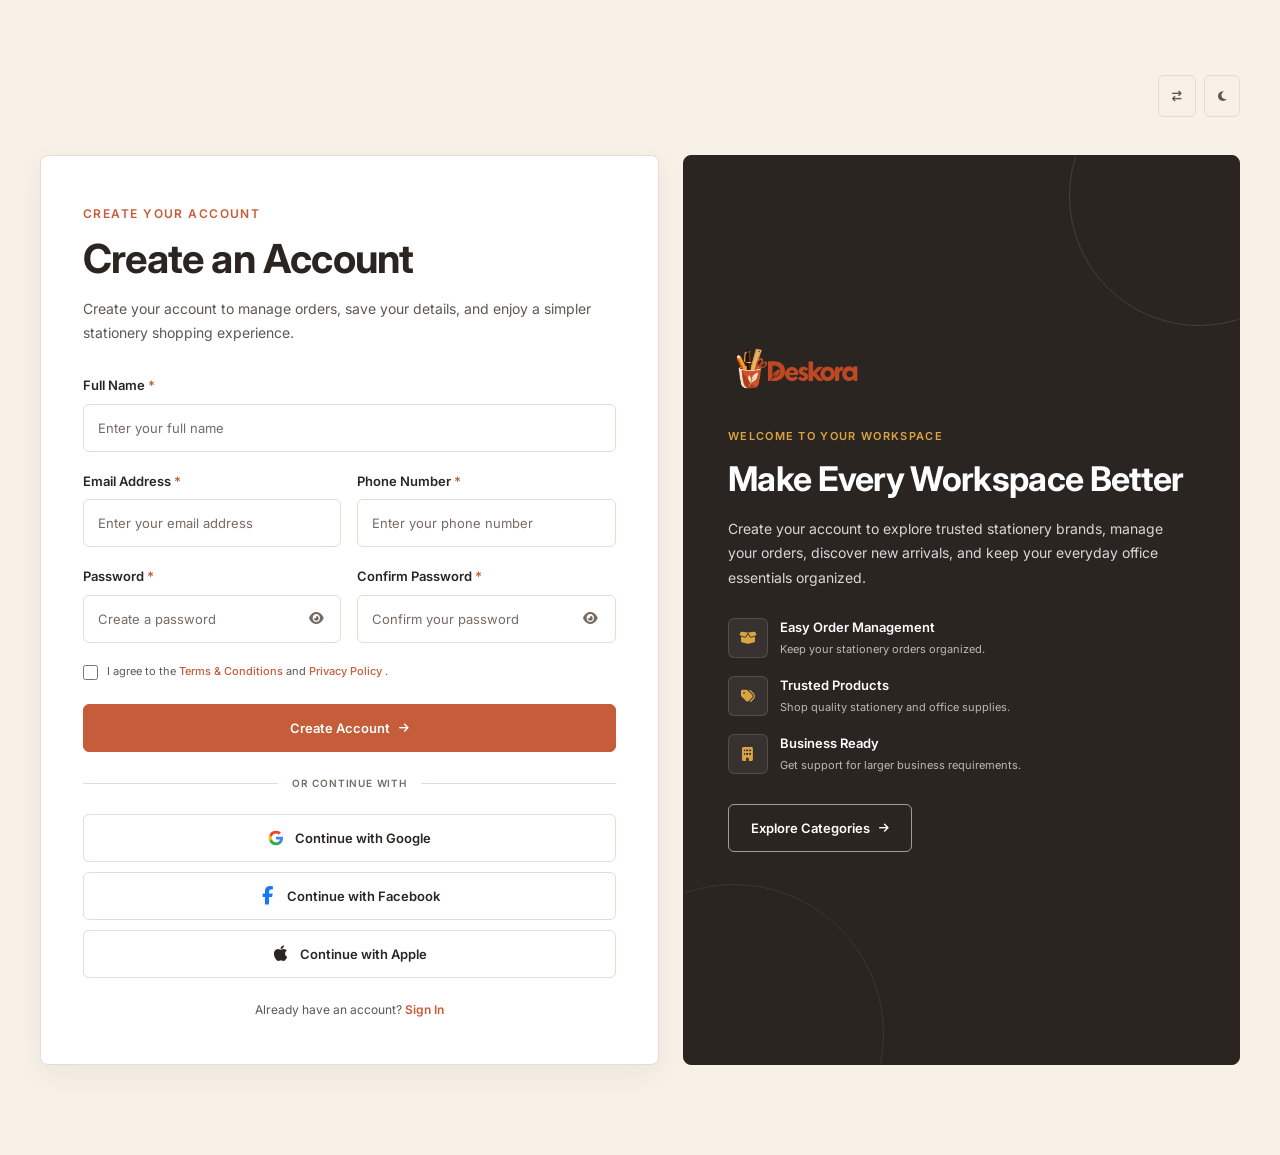
<file: register.html>
<!DOCTYPE html>
<html lang="en" dir="ltr">

<head>

    <!-- =====================================================
         BASIC META
    ====================================================== -->

    <meta charset="UTF-8">

    <meta
        name="viewport"
        content="width=device-width, initial-scale=1.0">

    <meta
        name="description"
        content="Modern stationery and office supplies store for personal and corporate needs.">

    <meta
        name="keywords"
        content="stationery, office supplies, notebooks, pens, paper, corporate supplies">

    <meta name="author" content="Stationery Store">


    <!-- =====================================================
         PAGE TITLE
    ====================================================== -->

    <title>Stationery Store | Office & Stationery Supplies</title>
    <!-- =========================================================
     FAVICON
========================================================= -->

<link
    rel="icon"
    type="image/png"
    href="images/logo.png"
>


    <!-- =====================================================
         GOOGLE FONT
         We will keep one font family consistent
         throughout the complete website.
    ====================================================== -->

    <link rel="preconnect" href="https://fonts.googleapis.com">

    <link rel="preconnect"
          href="https://fonts.gstatic.com"
          crossorigin>

    <link
        href="https://fonts.googleapis.com/css2?family=Inter:wght@400;500;600;700&display=swap"
        rel="stylesheet">


    <!-- =====================================================
         FONT AWESOME
         Used for header icons
    ====================================================== -->

    <link
        rel="stylesheet"
        href="https://cdnjs.cloudflare.com/ajax/libs/font-awesome/6.5.2/css/all.min.css">


    <!-- =====================================================
         MAIN CSS
         Part 2
    ====================================================== -->

    <link
        rel="stylesheet"
        href="css/style.css">


    <!-- =====================================================
         RESPONSIVE CSS
         Part 3
    ====================================================== -->

    <link
        rel="stylesheet"
        href="css/responsive.css">

</head>


<body>

<!-- =========================================================
     REGISTER PAGE
     SECTION 1 - REGISTER
     PART 1 - HTML
========================================================= -->

<section
    class="register-section"
    id="registerSection"
    aria-labelledby="registerTitle"
>

    <div class="register-container">

        <!-- =================================================
             TOP BAR
        ================================================== -->

        <div class="register-top">

            


            <!-- AUTH CONTROLS -->
            <div class="register-controls">

                <button
                    type="button"
                    class="register-control-btn"
                    data-auth-control="rtl"
                    aria-label="Switch text direction"
                >
                    <i
                        class="fas fa-arrow-right-arrow-left"
                        aria-hidden="true"
                    ></i>

                    
                </button>


                <button
                    type="button"
                    class="register-control-btn"
                    data-auth-control="dark"
                    aria-label="Toggle dark mode"
                    aria-pressed="false"
                >
                    <i
                        class="fas fa-moon"
                        aria-hidden="true"
                    ></i>

                 
                </button>

            </div>

        </div>


        <!-- =================================================
             REGISTER LAYOUT
        ================================================== -->

        <div class="register-layout">


            <!-- =============================================
                 REGISTER FORM CARD
            ============================================== -->

            <div class="register-form-card">

                <!-- FORM HEADER -->
                <div class="register-form-header">

                    <span class="section-eyebrow">
                        CREATE YOUR ACCOUNT
                    </span>

                    <h1
                        class="register-title"
                        id="registerTitle"
                    >
                        Create an Account
                    </h1>

                    <p class="register-description">
                        Create your account to manage orders,
                        save your details, and enjoy a simpler
                        stationery shopping experience.
                    </p>

                </div>


                <!-- REGISTER FORM -->
                <form
                    class="register-form"
                    id="registerForm"
                    action="#"
                    method="post"
                >

                    <!-- =====================================
                         FULL NAME
                    ====================================== -->

                    <div class="register-form-group">

                        <label for="registerName">
                            Full Name
                            <span aria-hidden="true">*</span>
                        </label>

                        <input
                            type="text"
                            id="registerName"
                            name="name"
                            placeholder="Enter your full name"
                            autocomplete="name"
                            required
                        >

                    </div>


                    <!-- =====================================
                         EMAIL + PHONE
                    ====================================== -->

                    <div class="register-form-row">

                        <div class="register-form-group">

                            <label for="registerEmail">
                                Email Address
                                <span aria-hidden="true">*</span>
                            </label>

                            <input
                                type="email"
                                id="registerEmail"
                                name="email"
                                placeholder="Enter your email address"
                                autocomplete="email"
                                required
                            >

                        </div>


                        <div class="register-form-group">

                            <label for="registerPhone">
                                Phone Number
                                <span aria-hidden="true">*</span>
                            </label>

                            <input
                                type="tel"
                                id="registerPhone"
                                name="phone"
                                placeholder="Enter your phone number"
                                autocomplete="tel"
                                required
                            >

                        </div>

                    </div>


                    <!-- =====================================
                         PASSWORD + CONFIRM PASSWORD
                    ====================================== -->

                    <div class="register-form-row">

                        <div class="register-form-group">

                            <label for="registerPassword">
                                Password
                                <span aria-hidden="true">*</span>
                            </label>

                            <div class="register-password-field">

                                <input
                                    type="password"
                                    id="registerPassword"
                                    name="password"
                                    placeholder="Create a password"
                                    autocomplete="new-password"
                                    required
                                >

                                <button
                                    type="button"
                                    class="register-password-toggle"
                                    id="registerPasswordToggle"
                                    aria-label="Show password"
                                    aria-controls="registerPassword"
                                    aria-pressed="false"
                                >
                                    <i
                                        class="fas fa-eye"
                                        aria-hidden="true"
                                    ></i>
                                </button>

                            </div>

                        </div>


                        <div class="register-form-group">

                            <label for="registerConfirmPassword">
                                Confirm Password
                                <span aria-hidden="true">*</span>
                            </label>

                            <div class="register-password-field">

                                <input
                                    type="password"
                                    id="registerConfirmPassword"
                                    name="confirm_password"
                                    placeholder="Confirm your password"
                                    autocomplete="new-password"
                                    required
                                >

                                <button
                                    type="button"
                                    class="register-password-toggle"
                                    id="registerConfirmPasswordToggle"
                                    aria-label="Show password"
                                    aria-controls="registerConfirmPassword"
                                    aria-pressed="false"
                                >
                                    <i
                                        class="fas fa-eye"
                                        aria-hidden="true"
                                    ></i>
                                </button>

                            </div>

                        </div>

                    </div>


                    <!-- =====================================
                         TERMS
                    ====================================== -->

                    <div class="register-terms">

                        <label class="register-terms-label">

                            <input
                                type="checkbox"
                                id="registerTerms"
                                name="terms"
                                required
                            >

                            <span>
                                I agree to the
                                <a
                                    href="#"
                                    class="register-terms-link"
                                >
                                    Terms &amp; Conditions
                                </a>
                                and
                                <a
                                    href="#"
                                    class="register-terms-link"
                                >
                                    Privacy Policy
                                </a>.
                            </span>

                        </label>

                    </div>


                    <!-- =====================================
                         REGISTER BUTTON
                    ====================================== -->

                    <button
                        type="submit"
                        class="primary-btn register-submit-btn"
                    >
                        <span>Create Account</span>

                        <i
                            class="fas fa-arrow-right"
                            aria-hidden="true"
                        ></i>
                    </button>


                    <!-- =====================================
                         SOCIAL DIVIDER
                    ====================================== -->

                    <div
                        class="register-divider"
                        aria-hidden="true"
                    >
                        <span>OR CONTINUE WITH</span>
                    </div>


                    <!-- =====================================
                         SOCIAL REGISTRATION
                    ====================================== -->

                    <div class="register-social-buttons">


                        <!-- GOOGLE -->
                        <button
                            type="button"
                            class="social-register-btn google-register-btn"
                            aria-label="Continue with Google"
                        >

                            <svg
                                class="google-register-icon"
                                viewBox="0 0 24 24"
                                aria-hidden="true"
                                focusable="false"
                            >

                                <path
                                    fill="#4285F4"
                                    d="M21.35 12.27c0-.71-.06-1.39-.18-2.04H12v3.86h5.24a4.48 4.48 0 0 1-1.94 2.94v2.45h3.14c1.84-1.69 2.91-4.18 2.91-7.21z"
                                />

                                <path
                                    fill="#34A853"
                                    d="M12 21.75c2.63 0 4.84-.87 6.45-2.36l-3.14-2.45c-.87.58-1.98.92-3.31.92-2.54 0-4.69-1.72-5.46-4.03H3.29v2.53A9.75 9.75 0 0 0 12 21.75z"
                                />

                                <path
                                    fill="#FBBC05"
                                    d="M6.54 13.83A5.86 5.86 0 0 1 6.23 12c0-.64.11-1.26.31-1.83V7.64H3.29A9.75 9.75 0 0 0 2.25 12c0 1.57.38 3.05 1.04 4.36l3.25-2.53z"
                                />

                                <path
                                    fill="#EA4335"
                                    d="M12 6.14c1.43 0 2.71.49 3.72 1.45l2.79-2.79C16.84 3.17 14.63 2.25 12 2.25a9.75 9.75 0 0 0-8.71 5.39l3.25 2.53A5.86 5.86 0 0 1 12 6.14z"
                                />

                            </svg>

                            <span>
                                Continue with Google
                            </span>

                        </button>


                        <!-- FACEBOOK -->
                        <button
                            type="button"
                            class="social-register-btn facebook-register-btn"
                            aria-label="Continue with Facebook"
                        >

                            <i
                                class="fab fa-facebook-f"
                                aria-hidden="true"
                            ></i>

                            <span>
                                Continue with Facebook
                            </span>

                        </button>


                        <!-- APPLE -->
                        <button
                            type="button"
                            class="social-register-btn apple-register-btn"
                            aria-label="Continue with Apple"
                        >

                            <i
                                class="fab fa-apple"
                                aria-hidden="true"
                            ></i>

                            <span>
                                Continue with Apple
                            </span>

                        </button>

                    </div>


                    <!-- =====================================
                         LOGIN LINK
                    ====================================== -->

                    <p class="register-login-text">

                        Already have an account?

                        <a
                            href="login.html"
                            class="register-login-link"
                        >
                            Sign In
                        </a>

                    </p>

                </form>

            </div>


            <!-- =============================================
     WELCOME PANEL
============================================= -->

<div class="register-welcome-panel">

    <div class="register-welcome-content">


        <!-- WELCOME LOGO -->
        <a
    href="index.html"
    class="register-logo-link"
    aria-label="Go to homepage"
>
    <img
        src="images/logo.png"
        alt="Stationery Store"
        class="register-logo"
    >
</a>


        <span class="register-welcome-eyebrow">
            WELCOME TO YOUR WORKSPACE
        </span>


        <h2 class="register-welcome-title">
            Make Every Workspace Better
        </h2>


        <p class="register-welcome-description">
            Create your account to explore trusted stationery
            brands, manage your orders, discover new arrivals,
            and keep your everyday office essentials organized.
        </p>


        <div class="register-benefits">


            <div class="register-benefit-item">

                <span class="register-benefit-icon">
                    <i
                        class="fas fa-box-open"
                        aria-hidden="true"
                    ></i>
                </span>

                <div>
                    <strong>
                        Easy Order Management
                    </strong>

                    <span>
                        Keep your stationery orders organized.
                    </span>
                </div>

            </div>


            <div class="register-benefit-item">

                <span class="register-benefit-icon">
                    <i
                        class="fas fa-tags"
                        aria-hidden="true"
                    ></i>
                </span>

                <div>
                    <strong>
                        Trusted Products
                    </strong>

                    <span>
                        Shop quality stationery and office supplies.
                    </span>
                </div>

            </div>


            <div class="register-benefit-item">

                <span class="register-benefit-icon">
                    <i
                        class="fas fa-building"
                        aria-hidden="true"
                    ></i>
                </span>

                <div>
                    <strong>
                        Business Ready
                    </strong>

                    <span>
                        Get support for larger business requirements.
                    </span>
                </div>

            </div>


        </div>


        <a
            href="categories.html"
            class="secondary-btn register-shop-btn"
        >
            <span>
                Explore Categories
            </span>

            <i
                class="fas fa-arrow-right"
                aria-hidden="true"
            ></i>
        </a>


    </div>

</div>

    </div>

</section>

 <script src="js/script.js"></script>

</body>

</html>
</file>
